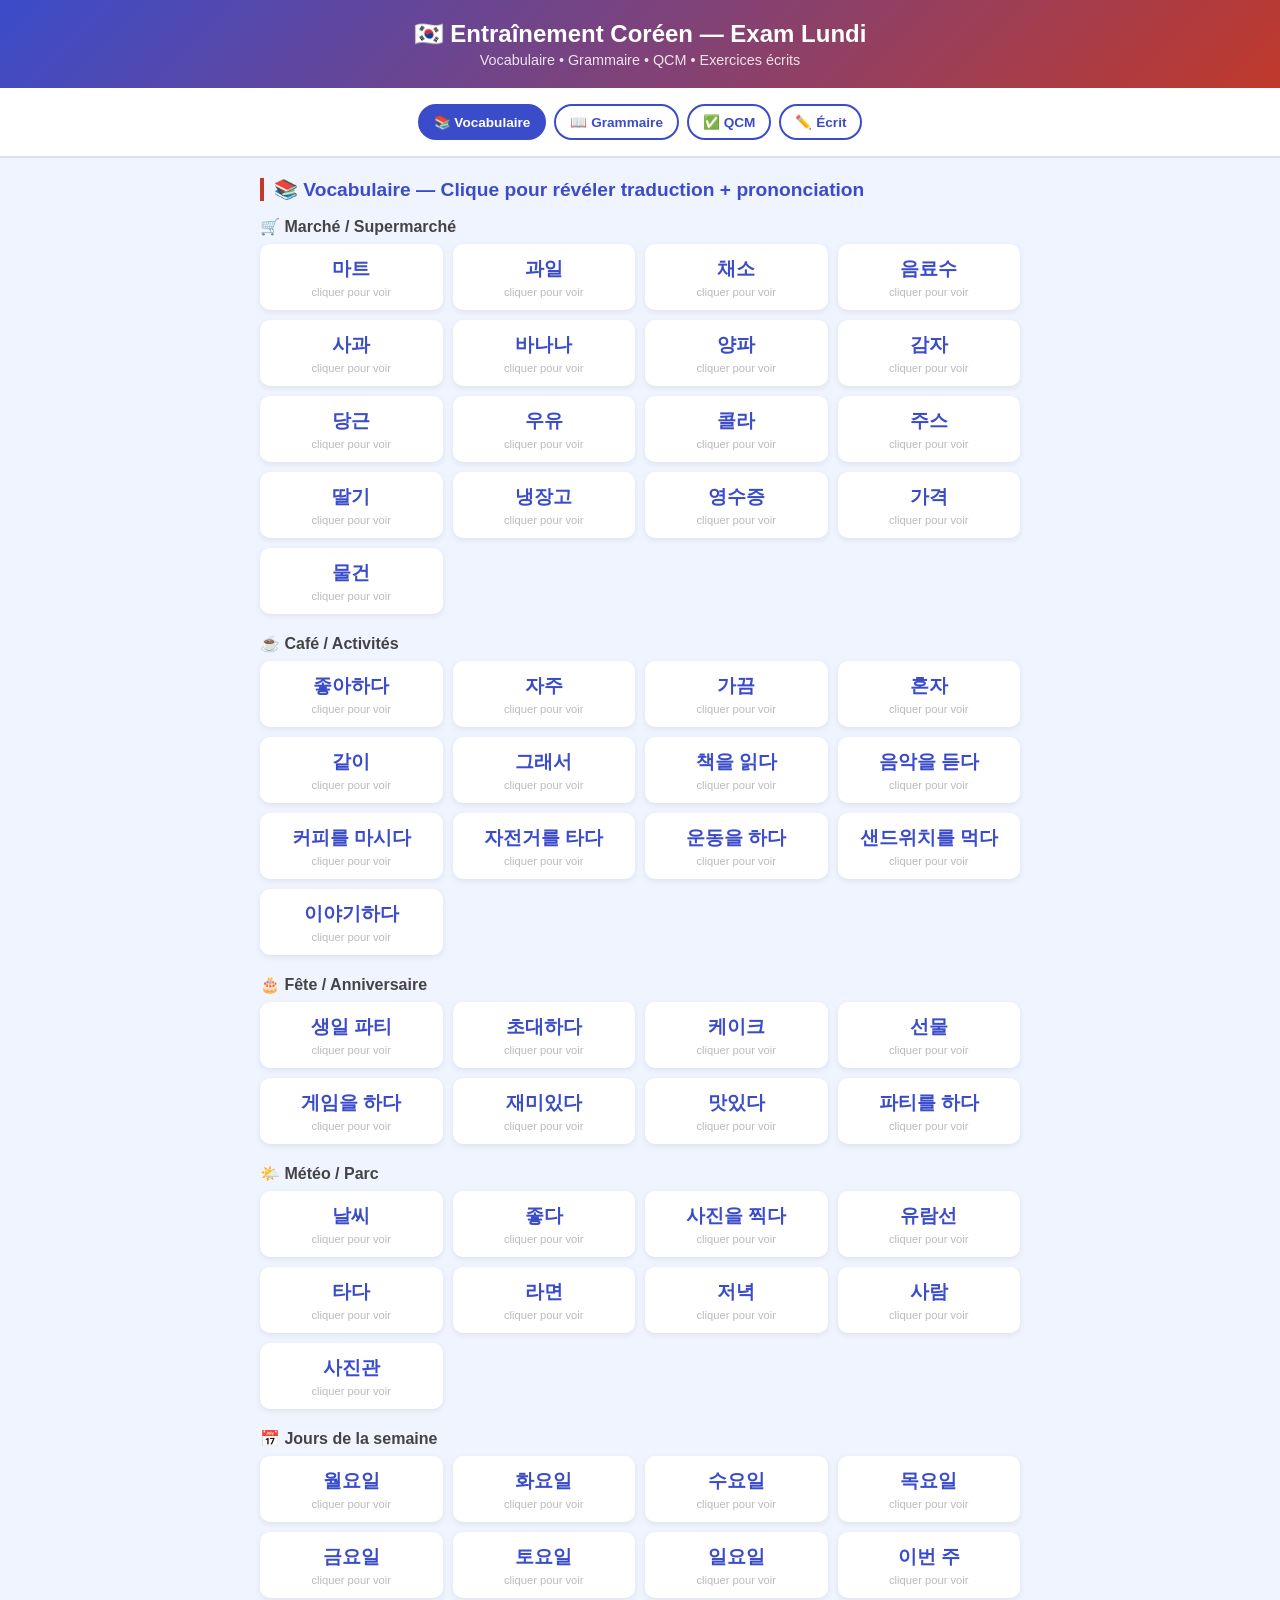
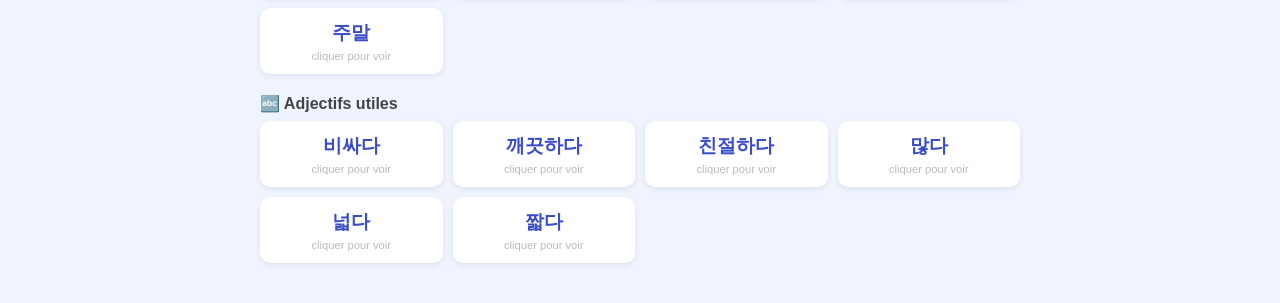
<file: coreen.html>
<!DOCTYPE html>
<html lang="fr">
<head>
<meta charset="UTF-8">
<meta name="viewport" content="width=device-width, initial-scale=1.0">
<title>Entraînement Coréen - Exam Lundi</title>
<style>
  * { box-sizing: border-box; margin: 0; padding: 0; }
  body { font-family: 'Segoe UI', sans-serif; background: #f0f4ff; color: #222; }
  header { background: linear-gradient(135deg, #3b4cca, #c0392b); color: white; padding: 20px 24px; text-align: center; }
  header h1 { font-size: 1.5rem; }
  header p { font-size: 0.9rem; opacity: 0.85; margin-top: 4px; }
  nav { display: flex; flex-wrap: wrap; gap: 8px; padding: 16px; background: white; border-bottom: 2px solid #dde; justify-content: center; }
  nav button { padding: 8px 14px; border: 2px solid #3b4cca; border-radius: 20px; background: white; color: #3b4cca; cursor: pointer; font-size: 0.85rem; font-weight: 600; transition: all 0.2s; }
  nav button.active, nav button:hover { background: #3b4cca; color: white; }
  .section { display: none; padding: 20px; max-width: 800px; margin: 0 auto; }
  .section.active { display: block; }
  h2 { font-size: 1.2rem; color: #3b4cca; margin-bottom: 16px; border-left: 4px solid #c0392b; padding-left: 10px; }
  h3 { font-size: 1rem; color: #444; margin: 16px 0 8px; }

  /* Vocab cards */
  .vocab-grid { display: grid; grid-template-columns: repeat(auto-fill, minmax(160px, 1fr)); gap: 10px; margin-bottom: 20px; }
  .vocab-card { background: white; border-radius: 10px; padding: 12px; text-align: center; box-shadow: 0 2px 6px rgba(0,0,0,0.08); cursor: pointer; transition: transform 0.2s; }
  .vocab-card:hover { transform: translateY(-2px); }
  .vocab-card .korean { font-size: 1.2rem; font-weight: 700; color: #3b4cca; }
  .vocab-card .french { font-size: 0.85rem; color: #555; margin-top: 5px; display: none; font-weight: 600; }
  .vocab-card .romanization { font-size: 0.78rem; color: #e67e22; margin-top: 3px; display: none; font-style: italic; }
  .vocab-card.revealed .french { display: block; }
  .vocab-card.revealed .romanization { display: block; }
  .vocab-card .hint { font-size: 0.7rem; color: #bbb; margin-top: 4px; }

  /* Grammar boxes */
  .grammar-box { background: white; border-radius: 10px; padding: 16px; margin-bottom: 16px; box-shadow: 0 2px 6px rgba(0,0,0,0.08); }
  .grammar-box .formula { background: #f0f4ff; border-left: 3px solid #3b4cca; padding: 10px 14px; border-radius: 6px; font-size: 1rem; margin: 8px 0; font-weight: 600; }
  .grammar-box .example { color: #555; font-size: 0.9rem; margin: 4px 0; }
  .grammar-box .translation { color: #888; font-size: 0.82rem; }
  table { width: 100%; border-collapse: collapse; font-size: 0.85rem; }
  th { background: #3b4cca; color: white; padding: 8px; }
  td { padding: 8px; border: 1px solid #dde; text-align: center; }
  tr:nth-child(even) td { background: #f7f8ff; }

  /* QCM */
  .question-card { background: white; border-radius: 12px; padding: 18px; margin-bottom: 18px; box-shadow: 0 2px 8px rgba(0,0,0,0.09); }
  .question-card .q-text { font-size: 1rem; font-weight: 600; margin-bottom: 12px; color: #222; }
  .q-tag { display: inline-block; background: #eef0ff; color: #3b4cca; border-radius: 12px; font-size: 0.75rem; padding: 2px 8px; margin-bottom: 8px; font-weight: 600; }
  .options { display: grid; grid-template-columns: 1fr 1fr; gap: 8px; }
  .option-btn { padding: 10px 12px; border: 2px solid #dde; border-radius: 8px; background: white; cursor: pointer; font-size: 0.9rem; text-align: left; transition: all 0.2s; }
  .option-btn:hover:not(:disabled) { border-color: #3b4cca; background: #f0f4ff; }
  .option-btn.correct { border-color: #27ae60; background: #eafaf1; color: #27ae60; font-weight: 700; }
  .option-btn.wrong { border-color: #e74c3c; background: #fdf0ee; color: #e74c3c; }
  .option-btn.reveal { border-color: #27ae60; background: #eafaf1; color: #27ae60; }
  .feedback { margin-top: 10px; font-size: 0.88rem; padding: 8px 12px; border-radius: 6px; display: none; }
  .feedback.show { display: block; }
  .feedback.ok { background: #eafaf1; color: #27ae60; }
  .feedback.ko { background: #fdf0ee; color: #c0392b; }

  /* Score */
  #score-display { text-align: center; background: white; border-radius: 12px; padding: 20px; margin-bottom: 20px; box-shadow: 0 2px 8px rgba(0,0,0,0.09); }
  #score-display .score-num { font-size: 2.5rem; font-weight: 700; color: #3b4cca; }
  .reset-btn { display: block; margin: 0 auto 20px; padding: 10px 28px; background: #c0392b; color: white; border: none; border-radius: 20px; cursor: pointer; font-size: 0.95rem; font-weight: 600; }
  .reset-btn:hover { background: #a93226; }

  /* Written */
  .written-box { background: white; border-radius: 12px; padding: 18px; margin-bottom: 18px; box-shadow: 0 2px 8px rgba(0,0,0,0.09); }
  .written-box textarea { width: 100%; border: 2px solid #dde; border-radius: 8px; padding: 10px; font-size: 1rem; resize: vertical; min-height: 70px; }
  .show-answer-btn { margin-top: 8px; padding: 7px 16px; background: #3b4cca; color: white; border: none; border-radius: 16px; cursor: pointer; font-size: 0.85rem; }
  .answer-reveal { display: none; margin-top: 10px; background: #f0f4ff; border-left: 3px solid #3b4cca; padding: 10px; border-radius: 6px; font-size: 0.9rem; color: #3b4cca; font-weight: 600; }
  .answer-reveal.show { display: block; }

  .tip-box { background: #fff8e1; border-left: 4px solid #f39c12; padding: 12px 16px; border-radius: 8px; margin-bottom: 16px; font-size: 0.88rem; color: #7d6608; }
</style>
</head>
<body>

<header>
  <h1>🇰🇷 Entraînement Coréen — Exam Lundi</h1>
  <p>Vocabulaire • Grammaire • QCM • Exercices écrits</p>
</header>

<nav>
  <button class="active" onclick="show('vocab')">📚 Vocabulaire</button>
  <button onclick="show('grammar')">📖 Grammaire</button>
  <button onclick="show('qcm')">✅ QCM</button>
  <button onclick="show('written')">✏️ Écrit</button>
</nav>

<!-- VOCABULAIRE -->
<div class="section active" id="vocab">
  <h2>📚 Vocabulaire — Clique pour révéler traduction + prononciation</h2>
  <div id="vocab-content"></div>
</div>

<script>
const vocabData = [
  {
    title: "🛒 Marché / Supermarché",
    words: [
      { k: "마트", f: "supermarché", r: "ma-teu" },
      { k: "과일", f: "fruit", r: "gwa-il" },
      { k: "채소", f: "légume", r: "chae-so" },
      { k: "음료수", f: "boisson", r: "eum-nyo-su" },
      { k: "사과", f: "pomme", r: "sa-gwa" },
      { k: "바나나", f: "banane", r: "ba-na-na" },
      { k: "양파", f: "oignon", r: "yang-pa" },
      { k: "감자", f: "pomme de terre", r: "gam-ja" },
      { k: "당근", f: "carotte", r: "dang-geun" },
      { k: "우유", f: "lait", r: "u-yu" },
      { k: "콜라", f: "cola", r: "kol-la" },
      { k: "주스", f: "jus", r: "ju-seu" },
      { k: "딸기", f: "fraise", r: "ttal-gi" },
      { k: "냉장고", f: "réfrigérateur", r: "naeng-jang-go" },
      { k: "영수증", f: "reçu / ticket", r: "yeong-su-jeung" },
      { k: "가격", f: "prix", r: "ga-gyeok" },
      { k: "물건", f: "article / objet", r: "mul-geon" },
    ]
  },
  {
    title: "☕ Café / Activités",
    words: [
      { k: "좋아하다", f: "aimer", r: "jo-a-ha-da" },
      { k: "자주", f: "souvent", r: "ja-ju" },
      { k: "가끔", f: "parfois", r: "ga-kkeum" },
      { k: "혼자", f: "seul(e)", r: "hon-ja" },
      { k: "같이", f: "ensemble", r: "ga-chi" },
      { k: "그래서", f: "donc / alors", r: "geu-rae-seo" },
      { k: "책을 읽다", f: "lire un livre", r: "chae-geul ik-da" },
      { k: "음악을 듣다", f: "écouter de la musique", r: "eu-ma-geul deut-da" },
      { k: "커피를 마시다", f: "boire du café", r: "keo-pi-reul ma-si-da" },
      { k: "자전거를 타다", f: "faire du vélo", r: "ja-jeon-geo-reul ta-da" },
      { k: "운동을 하다", f: "faire du sport", r: "un-dong-eul ha-da" },
      { k: "샌드위치를 먹다", f: "manger un sandwich", r: "saen-deu-wi-chi-reul meok-da" },
      { k: "이야기하다", f: "discuter / parler", r: "i-ya-gi-ha-da" },
    ]
  },
  {
    title: "🎂 Fête / Anniversaire",
    words: [
      { k: "생일 파티", f: "fête d'anniversaire", r: "saeng-il pa-ti" },
      { k: "초대하다", f: "inviter", r: "cho-dae-ha-da" },
      { k: "케이크", f: "gâteau", r: "ke-i-keu" },
      { k: "선물", f: "cadeau", r: "seon-mul" },
      { k: "게임을 하다", f: "jouer à un jeu", r: "ge-im-eul ha-da" },
      { k: "재미있다", f: "amusant / intéressant", r: "jae-mi-it-da" },
      { k: "맛있다", f: "délicieux", r: "ma-sit-da" },
      { k: "파티를 하다", f: "faire une fête", r: "pa-ti-reul ha-da" },
    ]
  },
  {
    title: "🌤️ Météo / Parc",
    words: [
      { k: "날씨", f: "météo / temps", r: "nal-ssi" },
      { k: "좋다", f: "être bien / bon", r: "jo-ta" },
      { k: "사진을 찍다", f: "prendre une photo", r: "sa-ji-neul jjik-da" },
      { k: "유람선", f: "bateau de croisière", r: "yu-ram-seon" },
      { k: "타다", f: "monter sur / prendre", r: "ta-da" },
      { k: "라면", f: "ramyeon (nouilles)", r: "ra-myeon" },
      { k: "저녁", f: "soir / dîner", r: "jeo-nyeok" },
      { k: "사람", f: "personne / gens", r: "sa-ram" },
      { k: "사진관", f: "studio photo", r: "sa-jin-gwan" },
    ]
  },
  {
    title: "📅 Jours de la semaine",
    words: [
      { k: "월요일", f: "lundi", r: "wo-ryo-il" },
      { k: "화요일", f: "mardi", r: "hwa-yo-il" },
      { k: "수요일", f: "mercredi", r: "su-yo-il" },
      { k: "목요일", f: "jeudi", r: "mo-gyo-il" },
      { k: "금요일", f: "vendredi", r: "geu-myo-il" },
      { k: "토요일", f: "samedi", r: "to-yo-il" },
      { k: "일요일", f: "dimanche", r: "i-ryo-il" },
      { k: "이번 주", f: "cette semaine", r: "i-beon ju" },
      { k: "주말", f: "week-end", r: "ju-mal" },
    ]
  },
  {
    title: "🔤 Adjectifs utiles",
    words: [
      { k: "비싸다", f: "être cher", r: "bi-ssa-da" },
      { k: "깨끗하다", f: "être propre", r: "kkae-kkeu-ta-da" },
      { k: "친절하다", f: "être gentil", r: "chin-jeol-ha-da" },
      { k: "많다", f: "être nombreux / beaucoup", r: "man-ta" },
      { k: "넓다", f: "être grand / spacieux", r: "neol-da" },
      { k: "짧다", f: "être court", r: "jjal-da" },
    ]
  }
];

function buildVocab() {
  const container = document.getElementById('vocab-content');
  vocabData.forEach(section => {
    const h3 = document.createElement('h3');
    h3.textContent = section.title;
    container.appendChild(h3);
    const grid = document.createElement('div');
    grid.className = 'vocab-grid';
    section.words.forEach(w => {
      const card = document.createElement('div');
      card.className = 'vocab-card';
      card.innerHTML = `
        <div class="korean">${w.k}</div>
        <div class="french">${w.f}</div>
        <div class="romanization">🔊 ${w.r}</div>
        <div class="hint">cliquer pour voir</div>
      `;
      card.onclick = () => {
        card.classList.toggle('revealed');
        card.querySelector('.hint').style.display = card.classList.contains('revealed') ? 'none' : 'block';
      };
      grid.appendChild(card);
    });
    container.appendChild(grid);
  });
}
buildVocab();
</script>

<!-- GRAMMAIRE -->
<div class="section" id="grammar">
  <h2>📖 Points de grammaire clés</h2>

  <div class="tip-box">💡 Astuce : Pour l'examen, retiens bien les 3 grands points : le présent poli, le passé, et le formel !</div>

  <div class="grammar-box">
    <h3>1. Présent poli — 아요 / 어요</h3>
    <div class="formula">Verbe + 아요/어요</div>
    <p class="example">가다 → <strong>가요</strong> (je vais)</p>
    <p class="example">먹다 → <strong>먹어요</strong> (je mange)</p>
    <p class="example">마시다 → <strong>마셔요</strong> (je bois)</p>
    <p class="translation">Utilisé dans les situations informelles avec des gens qu'on connaît.</p>
  </div>

  <div class="grammar-box">
    <h3>2. Passé — 았어요 / 었어요</h3>
    <div class="formula">Verbe + 았어요 (si voyelle ㅏ/ㅗ) ou + 었어요 (autres)</div>
    <p class="example">가다 → <strong>갔어요</strong> (je suis allé(e))</p>
    <p class="example">먹다 → <strong>먹었어요</strong> (j'ai mangé)</p>
    <p class="example">좋다 → <strong>좋았어요</strong> (c'était bien)</p>
    <p class="example">재미있다 → <strong>재미있었어요</strong> (c'était amusant)</p>
    <p class="translation">Pour les noms : N이었어요 / N였어요 = "c'était N"</p>
  </div>

  <div class="grammar-box">
    <h3>3. Formel — ㅂ니다 / 습니다 (présent)</h3>
    <div class="formula">Verbe (voyelle finale) + ㅂ니다 / Verbe (consonne finale) + 습니다</div>
    <p class="example">가다 → <strong>갑니다</strong></p>
    <p class="example">먹다 → <strong>먹습니다</strong></p>
    <p class="example">비싸다 → <strong>비쌉니다</strong></p>
    <p class="translation">Utilisé dans les situations formelles. Passé formel : + 았/었습니다</p>
    <table style="margin-top:12px">
      <tr><th>Verbe</th><th>Présent -아/어요</th><th>Passé -았/었어요</th><th>Formel présent</th><th>Formel passé</th></tr>
      <tr><td>먹다</td><td>먹어요</td><td>먹었어요</td><td>먹습니다</td><td>먹었습니다</td></tr>
      <tr><td>가다</td><td>가요</td><td>갔어요</td><td>갑니다</td><td>갔습니다</td></tr>
      <tr><td>비싸다</td><td>비싸요</td><td>비쌌어요</td><td>비쌉니다</td><td>비쌌습니다</td></tr>
      <tr><td>좋다</td><td>좋아요</td><td>좋았어요</td><td>좋습니다</td><td>좋았습니다</td></tr>
    </table>
  </div>

  <div class="grammar-box">
    <h3>4. Particule de lieu — 에서</h3>
    <div class="formula">Lieu + 에서 + action</div>
    <p class="example">카페<strong>에서</strong> 커피를 마셔요. → Je bois du café au café.</p>
    <p class="example">공원<strong>에서</strong> 책을 읽어요. → Je lis un livre au parc.</p>
    <p class="translation">에서 = "à (endroit où se passe l'action)" ≠ 에 = "à (direction / destination)"</p>
  </div>

  <div class="grammar-box">
    <h3>5. Connecteur d'actions — 고</h3>
    <div class="formula">Verbe 1 + 고 + Verbe 2 = "et puis"</div>
    <p class="example">책을 읽<strong>고</strong> 커피를 마셔요. → Je lis un livre et bois un café.</p>
    <p class="example">손을 씻<strong>고</strong> 저녁을 먹어요. → Je me lave les mains et mange le dîner.</p>
  </div>

  <div class="grammar-box">
    <h3>6. N이에요 / 예요 vs N입니다</h3>
    <div class="formula">N (consonne) + 이에요 / N (voyelle) + 예요</div>
    <p class="example">학생<strong>이에요</strong>. → Je suis étudiant(e). (informel)</p>
    <p class="example">요리사<strong>예요</strong>. → Je suis cuisinier(ère). (informel)</p>
    <p class="example">학생<strong>입니다</strong>. → Je suis étudiant(e). (formel)</p>
  </div>
</div>

<!-- QCM -->
<div class="section" id="qcm">
  <h2>✅ QCM — Entraînement</h2>
  <div id="score-display">
    Score : <span class="score-num" id="score">0</span> / <span id="total">0</span>
  </div>
  <button class="reset-btn" onclick="resetScore()">🔄 Réinitialiser le score</button>
  <div id="qcm-container"></div>
</div>

<!-- ÉCRIT -->
<div class="section" id="written">
  <h2>✏️ Exercices écrits</h2>
  <div class="tip-box">💡 Écris ta réponse, puis clique sur "Voir la réponse" pour vérifier !</div>

  <div class="written-box">
    <p><strong>1.</strong> Traduis en coréen : "J'aime les cafés. Donc je vais souvent au café."</p>
    <textarea placeholder="Écris ici..."></textarea>
    <button class="show-answer-btn" onclick="toggleAnswer(this)">Voir la réponse</button>
    <div class="answer-reveal">저는 카페를 좋아해요. 그래서 카페에 자주 가요.</div>
  </div>

  <div class="written-box">
    <p><strong>2.</strong> Traduis en coréen : "Hier, je suis allé(e) chez mon ami(e). Nous avons mangé du gâteau et joué à des jeux."</p>
    <textarea placeholder="Écris ici..."></textarea>
    <button class="show-answer-btn" onclick="toggleAnswer(this)">Voir la réponse</button>
    <div class="answer-reveal">어제 친구 집에 갔어요. 같이 케이크를 먹고 게임을 했어요.</div>
  </div>

  <div class="written-box">
    <p><strong>3.</strong> Mets au passé formel (습니다) : "날씨가 좋아요. 친구와 공원에 가요."</p>
    <textarea placeholder="Écris ici..."></textarea>
    <button class="show-answer-btn" onclick="toggleAnswer(this)">Voir la réponse</button>
    <div class="answer-reveal">날씨가 좋았습니다. 친구와 공원에 갔습니다.</div>
  </div>

  <div class="written-box">
    <p><strong>4.</strong> Complète : "Le matin, je bois de l'eau. Et je lis un livre." (utilise 고)</p>
    <textarea placeholder="Écris ici..."></textarea>
    <button class="show-answer-btn" onclick="toggleAnswer(this)">Voir la réponse</button>
    <div class="answer-reveal">아침에 물을 마시고 책을 읽어요.</div>
  </div>

  <div class="written-box">
    <p><strong>5.</strong> Traduis : "Le temps était beau. Donc j'ai pris des photos avec un ami."</p>
    <textarea placeholder="Écris ici..."></textarea>
    <button class="show-answer-btn" onclick="toggleAnswer(this)">Voir la réponse</button>
    <div class="answer-reveal">날씨가 좋았어요. 그래서 친구와 같이 사진을 찍었어요.</div>
  </div>

  <div class="written-box">
    <p><strong>6.</strong> Mets en formel : "바나나가 맛있어요." et "화장실이 깨끗해요."</p>
    <textarea placeholder="Écris ici..."></textarea>
    <button class="show-answer-btn" onclick="toggleAnswer(this)">Voir la réponse</button>
    <div class="answer-reveal">바나나가 맛있습니다. / 화장실이 깨끗합니다.</div>
  </div>
</div>

<script>
function show(id) {
  document.querySelectorAll('.section').forEach(s => s.classList.remove('active'));
  document.querySelectorAll('nav button').forEach(b => b.classList.remove('active'));
  document.getElementById(id).classList.add('active');
  event.target.classList.add('active');
}

function toggleAnswer(btn) {
  const rev = btn.nextElementSibling;
  rev.classList.toggle('show');
  btn.textContent = rev.classList.contains('show') ? 'Masquer' : 'Voir la réponse';
}

let score = 0;
let total = 0;

function updateScore() {
  document.getElementById('score').textContent = score;
  document.getElementById('total').textContent = total;
}

function resetScore() {
  score = 0; total = 0;
  updateScore();
  document.querySelectorAll('.option-btn').forEach(b => {
    b.disabled = false;
    b.className = 'option-btn';
  });
  document.querySelectorAll('.feedback').forEach(f => f.classList.remove('show'));
}

const questions = [
  { tag: "Vocabulaire", q: "Que signifie '감자' ?", options: ["pomme","banane","pomme de terre","oignon"], answer: 2 },
  { tag: "Vocabulaire", q: "Comment dit-on 'carotte' en coréen ?", options: ["양파","당근","사과","바나나"], answer: 1 },
  { tag: "Vocabulaire", q: "Que signifie '자주' ?", options: ["parfois","souvent","toujours","rarement"], answer: 1 },
  { tag: "Vocabulaire", q: "Que signifie '혼자' ?", options: ["ensemble","seul(e)","avec un ami","souvent"], answer: 1 },
  { tag: "Vocabulaire", q: "'좋아하다' signifie :", options: ["aller","manger","aimer","lire"], answer: 2 },
  { tag: "Vocabulaire", q: "Que signifie '선물' ?", options: ["gâteau","fête","cadeau","invitation"], answer: 2 },
  { tag: "Jours", q: "Quel jour est '금요일' ?", options: ["lundi","mercredi","jeudi","vendredi"], answer: 3 },
  { tag: "Jours", q: "Quel jour est '수요일' ?", options: ["mardi","mercredi","jeudi","samedi"], answer: 1 },
  { tag: "Jours", q: "Comment dit-on 'dimanche' en coréen ?", options: ["토요일","월요일","일요일","화요일"], answer: 2 },
  { tag: "Grammaire", q: "Comment mettre '가다' au passé poli ?", options: ["가았어요","갔어요","갑니다","가어요"], answer: 1 },
  { tag: "Grammaire", q: "Comment mettre '먹다' au passé poli ?", options: ["먹았어요","먹었어요","먹습니다","먹어요"], answer: 1 },
  { tag: "Grammaire", q: "Comment mettre '좋다' au passé poli ?", options: ["좋었어요","좋았어요","좋습니다","좋아요"], answer: 1 },
  { tag: "Grammaire", q: "Comment mettre '가다' au présent formel ?", options: ["가요","갔습니다","갑니다","가입니다"], answer: 2 },
  { tag: "Grammaire", q: "Comment mettre '먹다' au présent formel ?", options: ["먹어요","먹입니다","먹습니다","먹었습니다"], answer: 2 },
  { tag: "Grammaire", q: "Quelle phrase est correcte pour 'Je bois du café au café' ?", options: ["카페에 커피를 마셔요.","카페에서 커피를 마셔요.","카페가 커피를 마셔요.","카페를 커피가 마셔요."], answer: 1 },
  { tag: "Grammaire", q: "Que signifie la terminaison '-고' dans '책을 읽고 커피를 마셔요' ?", options: ["mais","parce que","et puis","donc"], answer: 2 },
  { tag: "Grammaire", q: "'학생이에요' en formel devient :", options: ["학생예요","학생이었어요","학생입니다","학생합니다"], answer: 2 },
  { tag: "Compréhension", q: "Dans le texte du café : qu'est-ce que la personne fait SEULE au café ?", options: ["elle rencontre des amis","elle boit du café et lit un livre","elle joue à des jeux","elle fait du sport"], answer: 1 },
  { tag: "Compréhension", q: "Dans le texte du parc (4-2), qu'est-ce que la personne a fait le soir ?", options: ["elle a pris des photos","elle a mangé du ramyeon","elle a fait du vélo","elle a joué à des jeux"], answer: 1 }, // 저녁에는 친구와 유람선을 탔습니다
  { tag: "Compréhension", q: "À la fête d'anniversaire (3-2), la fête a lieu :", options: ["vendredi","samedi","dimanche","lundi"], answer: 1 },
  { tag: "Vocabulaire", q: "Que signifie '날씨' ?", options: ["nourriture","météo","endroit","voyage"], answer: 1 },
  { tag: "Vocabulaire", q: "Que signifie '사진을 찍다' ?", options: ["regarder un film","prendre une photo","écouter de la musique","lire un livre"], answer: 1 },
  { tag: "Grammaire", q: "Comment dit-on 'C'était amusant' en coréen ?", options: ["재미있어요","재미있었어요","재미있습니다","재미없어요"], answer: 1 },
  { tag: "Grammaire", q: "'비싸다' au présent formel donne :", options: ["비싸요","비쌌습니다","비쌉니다","비싸입니다"], answer: 2 },
];

function buildQCM() {
  const container = document.getElementById('qcm-container');
  questions.forEach((q, qi) => {
    const card = document.createElement('div');
    card.className = 'question-card';
    card.innerHTML = `
      <div class="q-tag">${q.tag}</div>
      <div class="q-text">Q${qi+1}. ${q.q}</div>
      <div class="options" id="opts-${qi}">
        ${q.options.map((o,oi) => `<button class="option-btn" onclick="answer(${qi},${oi})">${o}</button>`).join('')}
      </div>
      <div class="feedback" id="fb-${qi}"></div>
    `;
    container.appendChild(card);
  });
}

function answer(qi, chosen) {
  const q = questions[qi];
  const opts = document.querySelectorAll(`#opts-${qi} .option-btn`);
  const fb = document.getElementById(`fb-${qi}`);
  opts.forEach(b => b.disabled = true);
  if (chosen === q.answer) {
    opts[chosen].classList.add('correct');
    fb.textContent = '✅ Bonne réponse !';
    fb.className = 'feedback ok show';
    score++;
  } else {
    opts[chosen].classList.add('wrong');
    opts[q.answer].classList.add('reveal');
    fb.textContent = `❌ Mauvaise réponse. La bonne réponse était : "${q.options[q.answer]}"`;
    fb.className = 'feedback ko show';
  }
  total++;
  updateScore();
}

buildQCM();
updateScore();
</script>
</body>
</html>
</file>
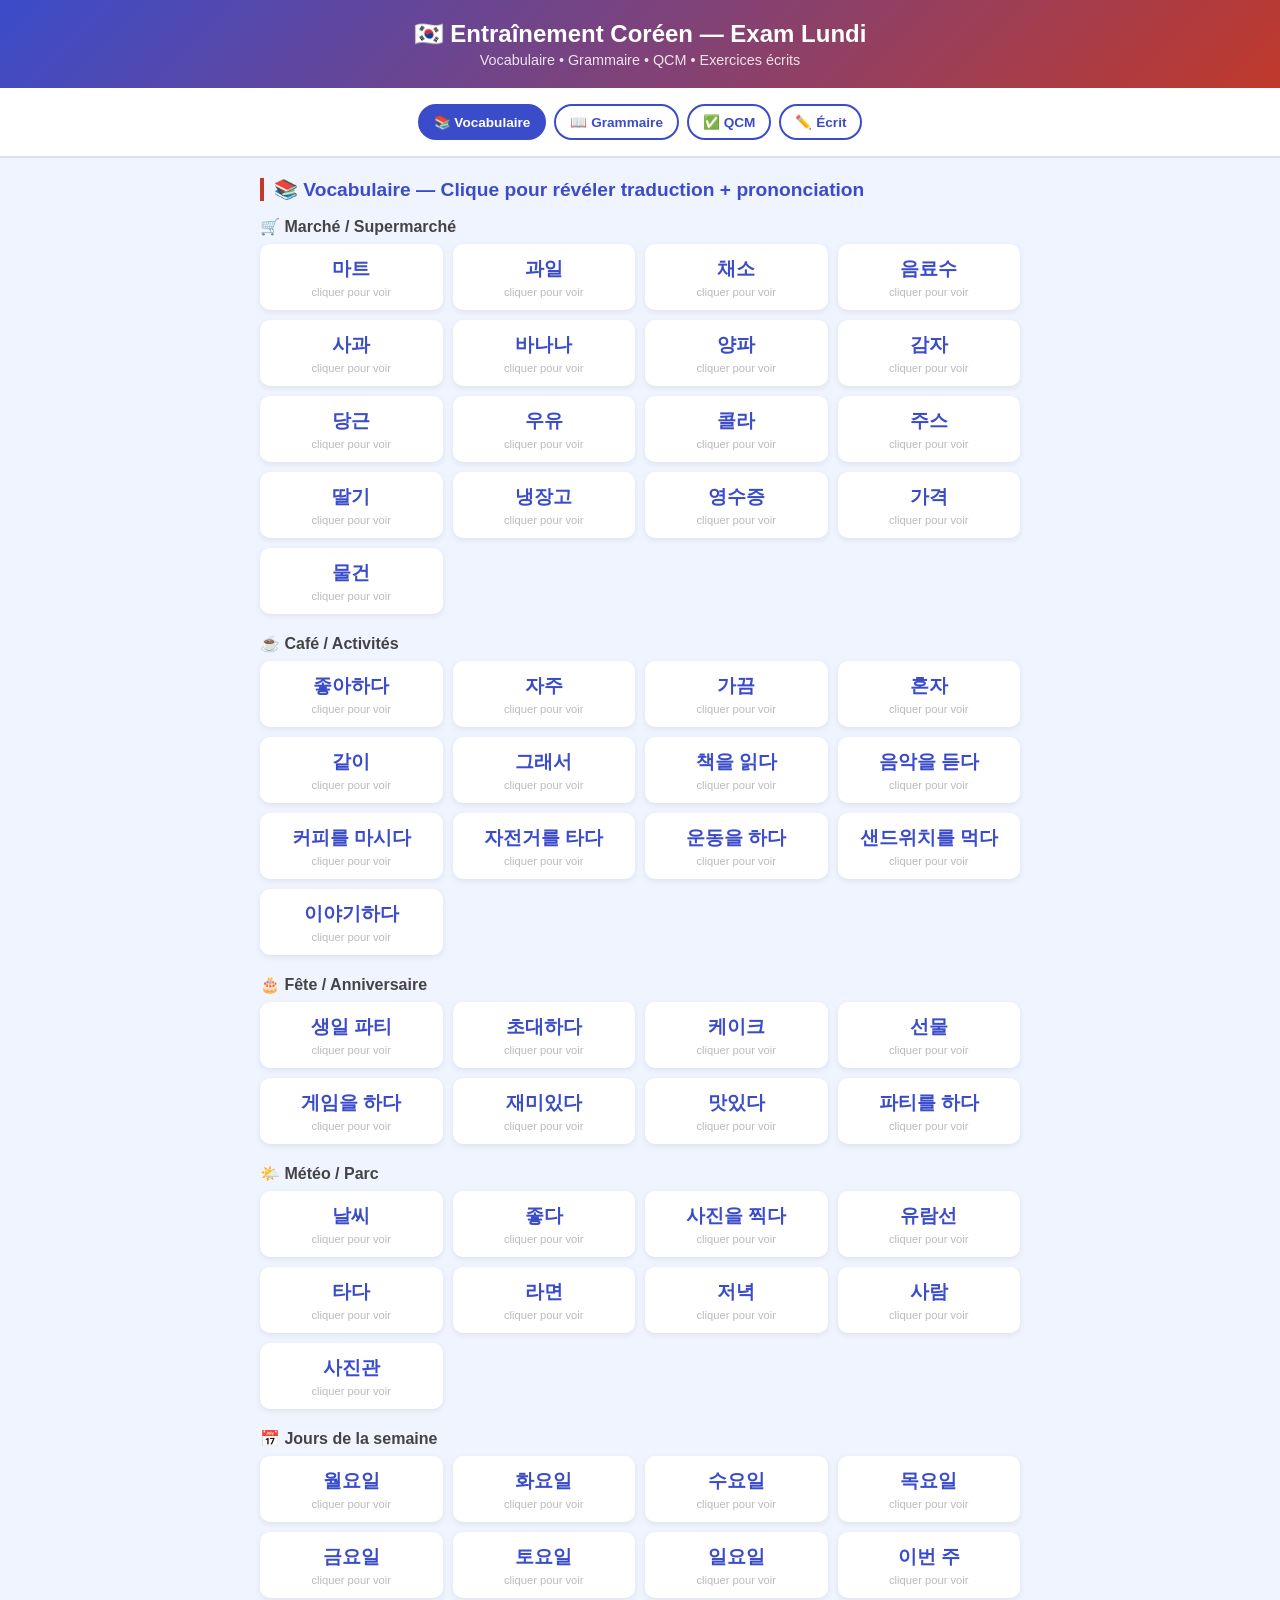
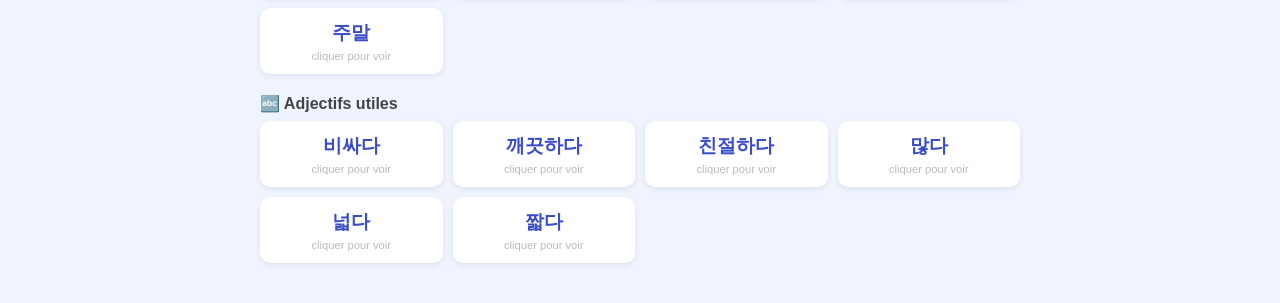
<file: coreen2.html>
<!DOCTYPE html>
<html lang="fr">
<head>
<meta charset="UTF-8">
<meta name="viewport" content="width=device-width, initial-scale=1.0">
<title>Entraînement Coréen - Exam Lundi</title>
<style>
  * { box-sizing: border-box; margin: 0; padding: 0; }
  body { font-family: 'Segoe UI', sans-serif; background: #f0f4ff; color: #222; }
  header { background: linear-gradient(135deg, #3b4cca, #c0392b); color: white; padding: 20px 24px; text-align: center; }
  header h1 { font-size: 1.5rem; }
  header p { font-size: 0.9rem; opacity: 0.85; margin-top: 4px; }
  nav { display: flex; flex-wrap: wrap; gap: 8px; padding: 16px; background: white; border-bottom: 2px solid #dde; justify-content: center; }
  nav button { padding: 8px 14px; border: 2px solid #3b4cca; border-radius: 20px; background: white; color: #3b4cca; cursor: pointer; font-size: 0.85rem; font-weight: 600; transition: all 0.2s; }
  nav button.active, nav button:hover { background: #3b4cca; color: white; }
  .section { display: none; padding: 20px; max-width: 800px; margin: 0 auto; }
  .section.active { display: block; }
  h2 { font-size: 1.2rem; color: #3b4cca; margin-bottom: 16px; border-left: 4px solid #c0392b; padding-left: 10px; }
  h3 { font-size: 1rem; color: #444; margin: 16px 0 8px; }

  /* Vocab cards */
  .vocab-grid { display: grid; grid-template-columns: repeat(auto-fill, minmax(160px, 1fr)); gap: 10px; margin-bottom: 20px; }
  .vocab-card { background: white; border-radius: 10px; padding: 12px; text-align: center; box-shadow: 0 2px 6px rgba(0,0,0,0.08); cursor: pointer; transition: transform 0.2s; }
  .vocab-card:hover { transform: translateY(-2px); }
  .vocab-card .korean { font-size: 1.2rem; font-weight: 700; color: #3b4cca; }
  .vocab-card .french { font-size: 0.85rem; color: #555; margin-top: 5px; display: none; font-weight: 600; }
  .vocab-card .romanization { font-size: 0.78rem; color: #e67e22; margin-top: 3px; display: none; font-style: italic; }
  .vocab-card.revealed .french { display: block; }
  .vocab-card.revealed .romanization { display: block; }
  .vocab-card .hint { font-size: 0.7rem; color: #bbb; margin-top: 4px; }

  /* Grammar boxes */
  .grammar-box { background: white; border-radius: 10px; padding: 16px; margin-bottom: 16px; box-shadow: 0 2px 6px rgba(0,0,0,0.08); }
  .grammar-box .formula { background: #f0f4ff; border-left: 3px solid #3b4cca; padding: 10px 14px; border-radius: 6px; font-size: 1rem; margin: 8px 0; font-weight: 600; }
  .grammar-box .example { color: #555; font-size: 0.9rem; margin: 4px 0; }
  .grammar-box .translation { color: #888; font-size: 0.82rem; }
  table { width: 100%; border-collapse: collapse; font-size: 0.85rem; }
  th { background: #3b4cca; color: white; padding: 8px; }
  td { padding: 8px; border: 1px solid #dde; text-align: center; }
  tr:nth-child(even) td { background: #f7f8ff; }

  /* QCM */
  .question-card { background: white; border-radius: 12px; padding: 18px; margin-bottom: 18px; box-shadow: 0 2px 8px rgba(0,0,0,0.09); border-top: 4px solid #dde; }
  .question-card.type-o { border-top-color: #27ae60; }
  .question-card.type-x { border-top-color: #e74c3c; }
  .question-card.type-blank { border-top-color: #e67e22; }
  .q-header { display: flex; align-items: center; gap: 10px; margin-bottom: 8px; flex-wrap: wrap; }
  .q-num { font-size: 1rem; font-weight: 700; color: #555; }
  .q-type-badge { display: inline-flex; align-items: center; gap: 4px; border-radius: 20px; font-size: 0.78rem; padding: 3px 10px; font-weight: 700; }
  .badge-o { background: #eafaf1; color: #27ae60; border: 1.5px solid #27ae60; }
  .badge-x { background: #fdf0ee; color: #e74c3c; border: 1.5px solid #e74c3c; }
  .badge-blank { background: #fff3e0; color: #e67e22; border: 1.5px solid #e67e22; }
  .q-tag { display: inline-block; background: #eef0ff; color: #3b4cca; border-radius: 12px; font-size: 0.72rem; padding: 2px 8px; font-weight: 600; }
  .q-korean { font-size: 1.05rem; font-weight: 700; color: #222; margin-bottom: 3px; }
  .q-english { font-size: 0.82rem; color: #888; margin-bottom: 12px; font-style: italic; }
  .options { display: grid; grid-template-columns: 1fr 1fr; gap: 8px; }
  .option-btn { padding: 10px 12px; border: 2px solid #dde; border-radius: 8px; background: white; cursor: pointer; font-size: 0.92rem; text-align: left; transition: all 0.2s; display: flex; align-items: center; gap: 8px; }
  .option-btn .opt-num { font-weight: 700; color: #3b4cca; font-size: 1rem; min-width: 20px; }
  .option-btn:hover:not(:disabled) { border-color: #3b4cca; background: #f0f4ff; }
  .option-btn.correct { border-color: #27ae60; background: #eafaf1; color: #27ae60; font-weight: 700; }
  .option-btn.wrong { border-color: #e74c3c; background: #fdf0ee; color: #e74c3c; }
  .option-btn.reveal { border-color: #27ae60; background: #eafaf1; color: #27ae60; }
  .feedback { margin-top: 10px; font-size: 0.88rem; padding: 8px 12px; border-radius: 6px; display: none; }
  .feedback.show { display: block; }
  .feedback.ok { background: #eafaf1; color: #27ae60; }
  .feedback.ko { background: #fdf0ee; color: #c0392b; }

  /* Score */
  #score-display { text-align: center; background: white; border-radius: 12px; padding: 20px; margin-bottom: 20px; box-shadow: 0 2px 8px rgba(0,0,0,0.09); }
  #score-display .score-num { font-size: 2.5rem; font-weight: 700; color: #3b4cca; }
  .reset-btn { display: block; margin: 0 auto 20px; padding: 10px 28px; background: #c0392b; color: white; border: none; border-radius: 20px; cursor: pointer; font-size: 0.95rem; font-weight: 600; }
  .reset-btn:hover { background: #a93226; }

  /* Written */
  .written-box { background: white; border-radius: 12px; padding: 18px; margin-bottom: 18px; box-shadow: 0 2px 8px rgba(0,0,0,0.09); }
  .written-box textarea { width: 100%; border: 2px solid #dde; border-radius: 8px; padding: 10px; font-size: 1rem; resize: vertical; min-height: 70px; }
  .show-answer-btn { margin-top: 8px; padding: 7px 16px; background: #3b4cca; color: white; border: none; border-radius: 16px; cursor: pointer; font-size: 0.85rem; }
  .answer-reveal { display: none; margin-top: 10px; background: #f0f4ff; border-left: 3px solid #3b4cca; padding: 10px; border-radius: 6px; font-size: 0.9rem; color: #3b4cca; font-weight: 600; }
  .answer-reveal.show { display: block; }

  .tip-box { background: #fff8e1; border-left: 4px solid #f39c12; padding: 12px 16px; border-radius: 8px; margin-bottom: 16px; font-size: 0.88rem; color: #7d6608; }
</style>
</head>
<body>

<header>
  <h1>🇰🇷 Entraînement Coréen — Exam Lundi</h1>
  <p>Vocabulaire • Grammaire • QCM • Exercices écrits</p>
</header>

<nav>
  <button class="active" onclick="show('vocab')">📚 Vocabulaire</button>
  <button onclick="show('grammar')">📖 Grammaire</button>
  <button onclick="show('qcm')">✅ QCM</button>
  <button onclick="show('written')">✏️ Écrit</button>
</nav>

<!-- VOCABULAIRE -->
<div class="section active" id="vocab">
  <h2>📚 Vocabulaire — Clique pour révéler traduction + prononciation</h2>
  <div id="vocab-content"></div>
</div>

<script>
const vocabData = [
  {
    title: "🛒 Marché / Supermarché",
    words: [
      { k: "마트", f: "supermarché", r: "ma-teu" },
      { k: "과일", f: "fruit", r: "gwa-il" },
      { k: "채소", f: "légume", r: "chae-so" },
      { k: "음료수", f: "boisson", r: "eum-nyo-su" },
      { k: "사과", f: "pomme", r: "sa-gwa" },
      { k: "바나나", f: "banane", r: "ba-na-na" },
      { k: "양파", f: "oignon", r: "yang-pa" },
      { k: "감자", f: "pomme de terre", r: "gam-ja" },
      { k: "당근", f: "carotte", r: "dang-geun" },
      { k: "우유", f: "lait", r: "u-yu" },
      { k: "콜라", f: "cola", r: "kol-la" },
      { k: "주스", f: "jus", r: "ju-seu" },
      { k: "딸기", f: "fraise", r: "ttal-gi" },
      { k: "냉장고", f: "réfrigérateur", r: "naeng-jang-go" },
      { k: "영수증", f: "reçu / ticket", r: "yeong-su-jeung" },
      { k: "가격", f: "prix", r: "ga-gyeok" },
      { k: "물건", f: "article / objet", r: "mul-geon" },
    ]
  },
  {
    title: "☕ Café / Activités",
    words: [
      { k: "좋아하다", f: "aimer", r: "jo-a-ha-da" },
      { k: "자주", f: "souvent", r: "ja-ju" },
      { k: "가끔", f: "parfois", r: "ga-kkeum" },
      { k: "혼자", f: "seul(e)", r: "hon-ja" },
      { k: "같이", f: "ensemble", r: "ga-chi" },
      { k: "그래서", f: "donc / alors", r: "geu-rae-seo" },
      { k: "책을 읽다", f: "lire un livre", r: "chae-geul ik-da" },
      { k: "음악을 듣다", f: "écouter de la musique", r: "eu-ma-geul deut-da" },
      { k: "커피를 마시다", f: "boire du café", r: "keo-pi-reul ma-si-da" },
      { k: "자전거를 타다", f: "faire du vélo", r: "ja-jeon-geo-reul ta-da" },
      { k: "운동을 하다", f: "faire du sport", r: "un-dong-eul ha-da" },
      { k: "샌드위치를 먹다", f: "manger un sandwich", r: "saen-deu-wi-chi-reul meok-da" },
      { k: "이야기하다", f: "discuter / parler", r: "i-ya-gi-ha-da" },
    ]
  },
  {
    title: "🎂 Fête / Anniversaire",
    words: [
      { k: "생일 파티", f: "fête d'anniversaire", r: "saeng-il pa-ti" },
      { k: "초대하다", f: "inviter", r: "cho-dae-ha-da" },
      { k: "케이크", f: "gâteau", r: "ke-i-keu" },
      { k: "선물", f: "cadeau", r: "seon-mul" },
      { k: "게임을 하다", f: "jouer à un jeu", r: "ge-im-eul ha-da" },
      { k: "재미있다", f: "amusant / intéressant", r: "jae-mi-it-da" },
      { k: "맛있다", f: "délicieux", r: "ma-sit-da" },
      { k: "파티를 하다", f: "faire une fête", r: "pa-ti-reul ha-da" },
    ]
  },
  {
    title: "🌤️ Météo / Parc",
    words: [
      { k: "날씨", f: "météo / temps", r: "nal-ssi" },
      { k: "좋다", f: "être bien / bon", r: "jo-ta" },
      { k: "사진을 찍다", f: "prendre une photo", r: "sa-ji-neul jjik-da" },
      { k: "유람선", f: "bateau de croisière", r: "yu-ram-seon" },
      { k: "타다", f: "monter sur / prendre", r: "ta-da" },
      { k: "라면", f: "ramyeon (nouilles)", r: "ra-myeon" },
      { k: "저녁", f: "soir / dîner", r: "jeo-nyeok" },
      { k: "사람", f: "personne / gens", r: "sa-ram" },
      { k: "사진관", f: "studio photo", r: "sa-jin-gwan" },
    ]
  },
  {
    title: "📅 Jours de la semaine",
    words: [
      { k: "월요일", f: "lundi", r: "wo-ryo-il" },
      { k: "화요일", f: "mardi", r: "hwa-yo-il" },
      { k: "수요일", f: "mercredi", r: "su-yo-il" },
      { k: "목요일", f: "jeudi", r: "mo-gyo-il" },
      { k: "금요일", f: "vendredi", r: "geu-myo-il" },
      { k: "토요일", f: "samedi", r: "to-yo-il" },
      { k: "일요일", f: "dimanche", r: "i-ryo-il" },
      { k: "이번 주", f: "cette semaine", r: "i-beon ju" },
      { k: "주말", f: "week-end", r: "ju-mal" },
    ]
  },
  {
    title: "🔤 Adjectifs utiles",
    words: [
      { k: "비싸다", f: "être cher", r: "bi-ssa-da" },
      { k: "깨끗하다", f: "être propre", r: "kkae-kkeu-ta-da" },
      { k: "친절하다", f: "être gentil", r: "chin-jeol-ha-da" },
      { k: "많다", f: "être nombreux / beaucoup", r: "man-ta" },
      { k: "넓다", f: "être grand / spacieux", r: "neol-da" },
      { k: "짧다", f: "être court", r: "jjal-da" },
    ]
  }
];

function buildVocab() {
  const container = document.getElementById('vocab-content');
  vocabData.forEach(section => {
    const h3 = document.createElement('h3');
    h3.textContent = section.title;
    container.appendChild(h3);
    const grid = document.createElement('div');
    grid.className = 'vocab-grid';
    section.words.forEach(w => {
      const card = document.createElement('div');
      card.className = 'vocab-card';
      card.innerHTML = `
        <div class="korean">${w.k}</div>
        <div class="french">${w.f}</div>
        <div class="romanization">🔊 ${w.r}</div>
        <div class="hint">cliquer pour voir</div>
      `;
      card.onclick = () => {
        card.classList.toggle('revealed');
        card.querySelector('.hint').style.display = card.classList.contains('revealed') ? 'none' : 'block';
      };
      grid.appendChild(card);
    });
    container.appendChild(grid);
  });
}
buildVocab();
</script>

<!-- GRAMMAIRE -->
<div class="section" id="grammar">
  <h2>📖 Points de grammaire clés</h2>

  <div class="tip-box">💡 Astuce : Pour l'examen, retiens bien les 3 grands points : le présent poli, le passé, et le formel !</div>

  <div class="grammar-box">
    <h3>1. Présent poli — 아요 / 어요</h3>
    <div class="formula">Verbe + 아요/어요</div>
    <p class="example">가다 → <strong>가요</strong> (je vais)</p>
    <p class="example">먹다 → <strong>먹어요</strong> (je mange)</p>
    <p class="example">마시다 → <strong>마셔요</strong> (je bois)</p>
    <p class="translation">Utilisé dans les situations informelles avec des gens qu'on connaît.</p>
  </div>

  <div class="grammar-box">
    <h3>2. Passé — 았어요 / 었어요</h3>
    <div class="formula">Verbe + 았어요 (si voyelle ㅏ/ㅗ) ou + 었어요 (autres)</div>
    <p class="example">가다 → <strong>갔어요</strong> (je suis allé(e))</p>
    <p class="example">먹다 → <strong>먹었어요</strong> (j'ai mangé)</p>
    <p class="example">좋다 → <strong>좋았어요</strong> (c'était bien)</p>
    <p class="example">재미있다 → <strong>재미있었어요</strong> (c'était amusant)</p>
    <p class="translation">Pour les noms : N이었어요 / N였어요 = "c'était N"</p>
  </div>

  <div class="grammar-box">
    <h3>3. Formel — ㅂ니다 / 습니다 (présent)</h3>
    <div class="formula">Verbe (voyelle finale) + ㅂ니다 / Verbe (consonne finale) + 습니다</div>
    <p class="example">가다 → <strong>갑니다</strong></p>
    <p class="example">먹다 → <strong>먹습니다</strong></p>
    <p class="example">비싸다 → <strong>비쌉니다</strong></p>
    <p class="translation">Utilisé dans les situations formelles. Passé formel : + 았/었습니다</p>
    <table style="margin-top:12px">
      <tr><th>Verbe</th><th>Présent -아/어요</th><th>Passé -았/었어요</th><th>Formel présent</th><th>Formel passé</th></tr>
      <tr><td>먹다</td><td>먹어요</td><td>먹었어요</td><td>먹습니다</td><td>먹었습니다</td></tr>
      <tr><td>가다</td><td>가요</td><td>갔어요</td><td>갑니다</td><td>갔습니다</td></tr>
      <tr><td>비싸다</td><td>비싸요</td><td>비쌌어요</td><td>비쌉니다</td><td>비쌌습니다</td></tr>
      <tr><td>좋다</td><td>좋아요</td><td>좋았어요</td><td>좋습니다</td><td>좋았습니다</td></tr>
    </table>
  </div>

  <div class="grammar-box">
    <h3>4. Particule de lieu — 에서</h3>
    <div class="formula">Lieu + 에서 + action</div>
    <p class="example">카페<strong>에서</strong> 커피를 마셔요. → Je bois du café au café.</p>
    <p class="example">공원<strong>에서</strong> 책을 읽어요. → Je lis un livre au parc.</p>
    <p class="translation">에서 = "à (endroit où se passe l'action)" ≠ 에 = "à (direction / destination)"</p>
  </div>

  <div class="grammar-box">
    <h3>5. Connecteur d'actions — 고</h3>
    <div class="formula">Verbe 1 + 고 + Verbe 2 = "et puis"</div>
    <p class="example">책을 읽<strong>고</strong> 커피를 마셔요. → Je lis un livre et bois un café.</p>
    <p class="example">손을 씻<strong>고</strong> 저녁을 먹어요. → Je me lave les mains et mange le dîner.</p>
  </div>

  <div class="grammar-box">
    <h3>6. N이에요 / 예요 vs N입니다</h3>
    <div class="formula">N (consonne) + 이에요 / N (voyelle) + 예요</div>
    <p class="example">학생<strong>이에요</strong>. → Je suis étudiant(e). (informel)</p>
    <p class="example">요리사<strong>예요</strong>. → Je suis cuisinier(ère). (informel)</p>
    <p class="example">학생<strong>입니다</strong>. → Je suis étudiant(e). (formel)</p>
  </div>
</div>

<!-- QCM -->
<div class="section" id="qcm">
  <h2>✅ QCM — Format examen coréen</h2>
  <div style="display:flex;gap:8px;flex-wrap:wrap;margin-bottom:14px;font-size:0.8rem;">
    <span style="background:#eafaf1;color:#27ae60;border:1.5px solid #27ae60;border-radius:16px;padding:3px 12px;font-weight:700;">⭕ 맞는 것 — trouver la bonne réponse</span>
    <span style="background:#fdf0ee;color:#e74c3c;border:1.5px solid #e74c3c;border-radius:16px;padding:3px 12px;font-weight:700;">✕ 맞지 않는 것 — trouver la mauvaise</span>
    <span style="background:#fff3e0;color:#e67e22;border:1.5px solid #e67e22;border-radius:16px;padding:3px 12px;font-weight:700;">＿ 빈 칸 — remplir le blanc</span>
  </div>
  <div id="score-display">
    Score : <span class="score-num" id="score">0</span> / <span id="total">0</span>
  </div>
  <button class="reset-btn" onclick="resetScore()">🔄 Réinitialiser le score</button>
  <div id="qcm-container"></div>
</div>

<!-- ÉCRIT -->
<div class="section" id="written">
  <h2>✏️ Exercices écrits</h2>
  <div class="tip-box">💡 Écris ta réponse, puis clique sur "Voir la réponse" pour vérifier !</div>

  <div class="written-box">
    <p><strong>1.</strong> Traduis en coréen : "J'aime les cafés. Donc je vais souvent au café."</p>
    <textarea placeholder="Écris ici..."></textarea>
    <button class="show-answer-btn" onclick="toggleAnswer(this)">Voir la réponse</button>
    <div class="answer-reveal">저는 카페를 좋아해요. 그래서 카페에 자주 가요.</div>
  </div>

  <div class="written-box">
    <p><strong>2.</strong> Traduis en coréen : "Hier, je suis allé(e) chez mon ami(e). Nous avons mangé du gâteau et joué à des jeux."</p>
    <textarea placeholder="Écris ici..."></textarea>
    <button class="show-answer-btn" onclick="toggleAnswer(this)">Voir la réponse</button>
    <div class="answer-reveal">어제 친구 집에 갔어요. 같이 케이크를 먹고 게임을 했어요.</div>
  </div>

  <div class="written-box">
    <p><strong>3.</strong> Mets au passé formel (습니다) : "날씨가 좋아요. 친구와 공원에 가요."</p>
    <textarea placeholder="Écris ici..."></textarea>
    <button class="show-answer-btn" onclick="toggleAnswer(this)">Voir la réponse</button>
    <div class="answer-reveal">날씨가 좋았습니다. 친구와 공원에 갔습니다.</div>
  </div>

  <div class="written-box">
    <p><strong>4.</strong> Complète : "Le matin, je bois de l'eau. Et je lis un livre." (utilise 고)</p>
    <textarea placeholder="Écris ici..."></textarea>
    <button class="show-answer-btn" onclick="toggleAnswer(this)">Voir la réponse</button>
    <div class="answer-reveal">아침에 물을 마시고 책을 읽어요.</div>
  </div>

  <div class="written-box">
    <p><strong>5.</strong> Traduis : "Le temps était beau. Donc j'ai pris des photos avec un ami."</p>
    <textarea placeholder="Écris ici..."></textarea>
    <button class="show-answer-btn" onclick="toggleAnswer(this)">Voir la réponse</button>
    <div class="answer-reveal">날씨가 좋았어요. 그래서 친구와 같이 사진을 찍었어요.</div>
  </div>

  <div class="written-box">
    <p><strong>6.</strong> Mets en formel : "바나나가 맛있어요." et "화장실이 깨끗해요."</p>
    <textarea placeholder="Écris ici..."></textarea>
    <button class="show-answer-btn" onclick="toggleAnswer(this)">Voir la réponse</button>
    <div class="answer-reveal">바나나가 맛있습니다. / 화장실이 깨끗합니다.</div>
  </div>
</div>

<script>
function show(id) {
  document.querySelectorAll('.section').forEach(s => s.classList.remove('active'));
  document.querySelectorAll('nav button').forEach(b => b.classList.remove('active'));
  document.getElementById(id).classList.add('active');
  event.target.classList.add('active');
}

function toggleAnswer(btn) {
  const rev = btn.nextElementSibling;
  rev.classList.toggle('show');
  btn.textContent = rev.classList.contains('show') ? 'Masquer' : 'Voir la réponse';
}

let score = 0;
let total = 0;

function updateScore() {
  document.getElementById('score').textContent = score;
  document.getElementById('total').textContent = total;
}

function resetScore() {
  score = 0; total = 0;
  updateScore();
  document.querySelectorAll('.option-btn').forEach(b => {
    b.disabled = false;
    b.className = 'option-btn';
  });
  document.querySelectorAll('.feedback').forEach(f => f.classList.remove('show'));
}

// type: 'o' = 맞는 것 (trouver la BONNE), 'x' = 맞지 않는 것 (trouver la MAUVAISE), 'blank' = 빈 칸
const questions = [
  // --- 맞는 것 (O) ---
  {
    type: 'o', tag: '어휘', num: 1,
    korean: '다음 중 맞는 것을 고르세요.\n감자의 뜻은 무엇입니까?',
    english: 'Choose the correct one. What does 감자 mean?',
    options: ['pomme 🍎', 'banane 🍌', 'pomme de terre 🥔', 'oignon 🧅'],
    answer: 2
  },
  {
    type: 'o', tag: '어휘', num: 2,
    korean: '맞는 것을 고르세요.\n당근은 프랑스어로 무엇입니까?',
    english: 'Choose the correct one. What is 당근 in French?',
    options: ['oignon', 'carotte', 'pomme', 'lait'],
    answer: 1
  },
  {
    type: 'o', tag: '어휘', num: 3,
    korean: '맞는 것을 고르세요.\n"souvent"의 뜻은 무엇입니까?',
    english: 'Choose the correct one. What does "souvent" mean in Korean?',
    options: ['가끔', '자주', '혼자', '같이'],
    answer: 1
  },
  {
    type: 'o', tag: '어휘', num: 4,
    korean: '맞는 것을 고르세요.\n선물의 뜻은?',
    english: 'Choose the correct one. What does 선물 mean?',
    options: ['gâteau', 'fête', 'cadeau', 'invitation'],
    answer: 2
  },
  {
    type: 'o', tag: '요일', num: 5,
    korean: '맞는 것을 고르세요.\n금요일은 프랑스어로?',
    english: 'Choose the correct one. What is 금요일 in French?',
    options: ['lundi', 'mercredi', 'jeudi', 'vendredi'],
    answer: 3
  },
  {
    type: 'o', tag: '요일', num: 6,
    korean: '맞는 것을 고르세요.\n"dimanche"는 한국어로?',
    english: 'Choose the correct one. How do you say "dimanche" in Korean?',
    options: ['토요일', '월요일', '일요일', '화요일'],
    answer: 2
  },
  {
    type: 'o', tag: '문법', num: 7,
    korean: '맞는 것을 고르세요.\n"가다"의 과거형은?',
    english: 'Choose the correct one. What is the past tense of 가다?',
    options: ['가았어요', '갔어요', '갑니다', '가어요'],
    answer: 1
  },
  {
    type: 'o', tag: '문법', num: 8,
    korean: '맞는 것을 고르세요.\n"먹다"의 공식체 현재형은?',
    english: 'Choose the correct one. Formal present tense of 먹다?',
    options: ['먹어요', '먹입니다', '먹습니다', '먹었습니다'],
    answer: 2
  },
  {
    type: 'o', tag: '문법', num: 9,
    korean: '맞는 것을 고르세요.\n카페에서 커피를 마시는 문장은?',
    english: 'Choose the correct one. Which sentence means "I drink coffee at the café"?',
    options: ['카페에 커피를 마셔요.', '카페에서 커피를 마셔요.', '카페가 커피를 마셔요.', '카페를 커피가 마셔요.'],
    answer: 1
  },
  {
    type: 'o', tag: '문법', num: 10,
    korean: '맞는 것을 고르세요.\n"좋다"의 과거형은?',
    english: 'Choose the correct one. Past tense of 좋다?',
    options: ['좋었어요', '좋았어요', '좋습니다', '좋아요'],
    answer: 1
  },
  // --- 맞지 않는 것 (X) ---
  {
    type: 'x', tag: '어휘', num: 11,
    korean: '맞지 않는 것을 고르세요.\n다음 중 채소가 아닌 것은?',
    english: 'Choose the INCORRECT one. Which of these is NOT a vegetable?',
    options: ['당근 🥕', '양파 🧅', '감자 🥔', '바나나 🍌'],
    answer: 3
  },
  {
    type: 'x', tag: '어휘', num: 12,
    korean: '맞지 않는 것을 고르세요.\n다음 중 음료수가 아닌 것은?',
    english: 'Choose the INCORRECT one. Which of these is NOT a drink?',
    options: ['우유', '주스', '콜라', '사과'],
    answer: 3
  },
  {
    type: 'x', tag: '문법', num: 13,
    korean: '맞지 않는 것을 고르세요.\n다음 중 틀린 문장은?',
    english: 'Choose the INCORRECT one. Which sentence is wrong?',
    options: ['저는 카페에서 커피를 마셔요.', '저는 공원에서 책을 읽어요.', '저는 마트에서 쇼핑해요.', '저는 카페에 커피를 마셔요.'],
    answer: 3
  },
  {
    type: 'x', tag: '문법', num: 14,
    korean: '맞지 않는 것을 고르세요.\n다음 중 과거형이 틀린 것은?',
    english: 'Choose the INCORRECT one. Which past tense form is wrong?',
    options: ['가다 → 갔어요', '먹다 → 먹었어요', '좋다 → 좋았어요', '보다 → 봤습니다'],
    answer: 3
  },
  {
    type: 'x', tag: '문법', num: 15,
    korean: '맞지 않는 것을 고르세요.\n다음 중 공식체(습니다)가 틀린 것은?',
    english: 'Choose the INCORRECT one. Which formal form is wrong?',
    options: ['먹다 → 먹습니다', '가다 → 갑니다', '비싸다 → 비쌉니다', '좋다 → 좋입니다'],
    answer: 3
  },
  {
    type: 'x', tag: '요일', num: 16,
    korean: '맞지 않는 것을 고르세요.\n다음 중 요일이 틀린 것은?',
    english: 'Choose the INCORRECT one. Which day of the week is wrong?',
    options: ['월요일 = lundi', '수요일 = mercredi', '금요일 = jeudi', '일요일 = dimanche'],
    answer: 2
  },
  // --- 빈 칸 (BLANK) ---
  {
    type: 'blank', tag: '문법', num: 17,
    korean: '빈 칸에 알맞은 것을 고르세요.\n저는 카페를 좋아해요. 그래서 카페에 _____ 가요.',
    english: 'Fill in the blank. I like cafés. So I go to the café _____.',
    options: ['가끔', '자주', '혼자', '그래서'],
    answer: 1
  },
  {
    type: 'blank', tag: '문법', num: 18,
    korean: '빈 칸에 알맞은 것을 고르세요.\n날씨가 _____. 그래서 친구와 공원에 갔어요.',
    english: 'Fill in the blank. The weather was _____. So I went to the park with a friend.',
    options: ['좋았어요', '좋습니다', '좋아요', '좋었어요'],
    answer: 0
  },
  {
    type: 'blank', tag: '문법', num: 19,
    korean: '빈 칸에 알맞은 것을 고르세요.\n어제 친구 집에 _____. 같이 케이크를 먹었어요.',
    english: 'Fill in the blank. Yesterday I _____ to my friend\'s house. We ate cake together.',
    options: ['가요', '갔어요', '갑니다', '갔습니다'],
    answer: 1
  },
  {
    type: 'blank', tag: '문법', num: 20,
    korean: '빈 칸에 알맞은 것을 고르세요.\n아침에 물을 마시_____ 책을 읽어요.',
    english: 'Fill in the blank. In the morning I drink water _____ read a book.',
    options: ['고', '서', '는', '도'],
    answer: 0
  },
  {
    type: 'blank', tag: '문법', num: 21,
    korean: '빈 칸에 알맞은 것을 고르세요.\n저는 학생_____. (공식체)',
    english: 'Fill in the blank with the formal form. I am a student _____.',
    options: ['이에요', '예요', '입니다', '이었어요'],
    answer: 2
  },
  {
    type: 'blank', tag: '독해', num: 22,
    korean: '빈 칸에 알맞은 것을 고르세요.\n"저는 카페를 좋아해요. _____ 카페에 자주 가요."',
    english: 'Fill in the blank. "I like cafés. _____ I often go to the café."',
    options: ['그리고', '그래서', '하지만', '가끔'],
    answer: 1
  },
  {
    type: 'o', tag: '독해', num: 23,
    korean: '맞는 것을 고르세요.\n카페 글에서 이 사람이 혼자 카페에서 하는 일은?',
    english: 'Choose the correct one. What does this person do ALONE at the café?',
    options: ['친구를 만나요.', '커피를 마시고 책을 읽어요.', '게임을 해요.', '운동을 해요.'],
    answer: 1
  },
  {
    type: 'o', tag: '독해', num: 24,
    korean: '맞는 것을 고르세요.\n한강 글에서 저녁에 한 일은?',
    english: 'Choose the correct one. What did the person do in the evening at Han River?',
    options: ['사진을 찍었어요.', '유람선을 탔어요.', '자전거를 탔어요.', '라면을 먹었어요.'],
    answer: 1
  },
];

const circledNums = ['①','②','③','④'];

function buildQCM() {
  const container = document.getElementById('qcm-container');
  questions.forEach((q, qi) => {
    const typeClass = q.type === 'o' ? 'type-o' : q.type === 'x' ? 'type-x' : 'type-blank';
    const badgeClass = q.type === 'o' ? 'badge-o' : q.type === 'x' ? 'badge-x' : 'badge-blank';
    const badgeLabel = q.type === 'o'
      ? '⭕ 맞는 것을 고르세요 (trouver la bonne réponse)'
      : q.type === 'x'
      ? '✕ 맞지 않는 것을 고르세요 (trouver la mauvaise réponse)'
      : '＿ 빈 칸에 알맞은 것을 고르세요 (remplir le blanc)';
    const card = document.createElement('div');
    card.className = `question-card ${typeClass}`;
    card.innerHTML = `
      <div class="q-header">
        <span class="q-num">Q${q.num}.</span>
        <span class="q-type-badge ${badgeClass}">${badgeLabel}</span>
        <span class="q-tag">${q.tag}</span>
      </div>
      <div class="q-korean">${q.korean.replace(/\n/g,'<br>')}</div>
      <div class="q-english">${q.english}</div>
      <div class="options" id="opts-${qi}">
        ${q.options.map((o,oi) => `<button class="option-btn" onclick="answer(${qi},${oi})"><span class="opt-num">${circledNums[oi]}</span>${o}</button>`).join('')}
      </div>
      <div class="feedback" id="fb-${qi}"></div>
    `;
    container.appendChild(card);
  });
}

function answer(qi, chosen) {
  const q = questions[qi];
  const opts = document.querySelectorAll(`#opts-${qi} .option-btn`);
  const fb = document.getElementById(`fb-${qi}`);
  opts.forEach(b => b.disabled = true);
  if (chosen === q.answer) {
    opts[chosen].classList.add('correct');
    fb.textContent = '✅ 맞아요! Bonne réponse !';
    fb.className = 'feedback ok show';
    score++;
  } else {
    opts[chosen].classList.add('wrong');
    opts[q.answer].classList.add('reveal');
    fb.textContent = `❌ 틀렸어요. La bonne réponse : ${circledNums[q.answer]} ${q.options[q.answer]}`;
    fb.className = 'feedback ko show';
  }
  total++;
  updateScore();
}

buildQCM();
updateScore();
</script>
</body>
</html>
</file>
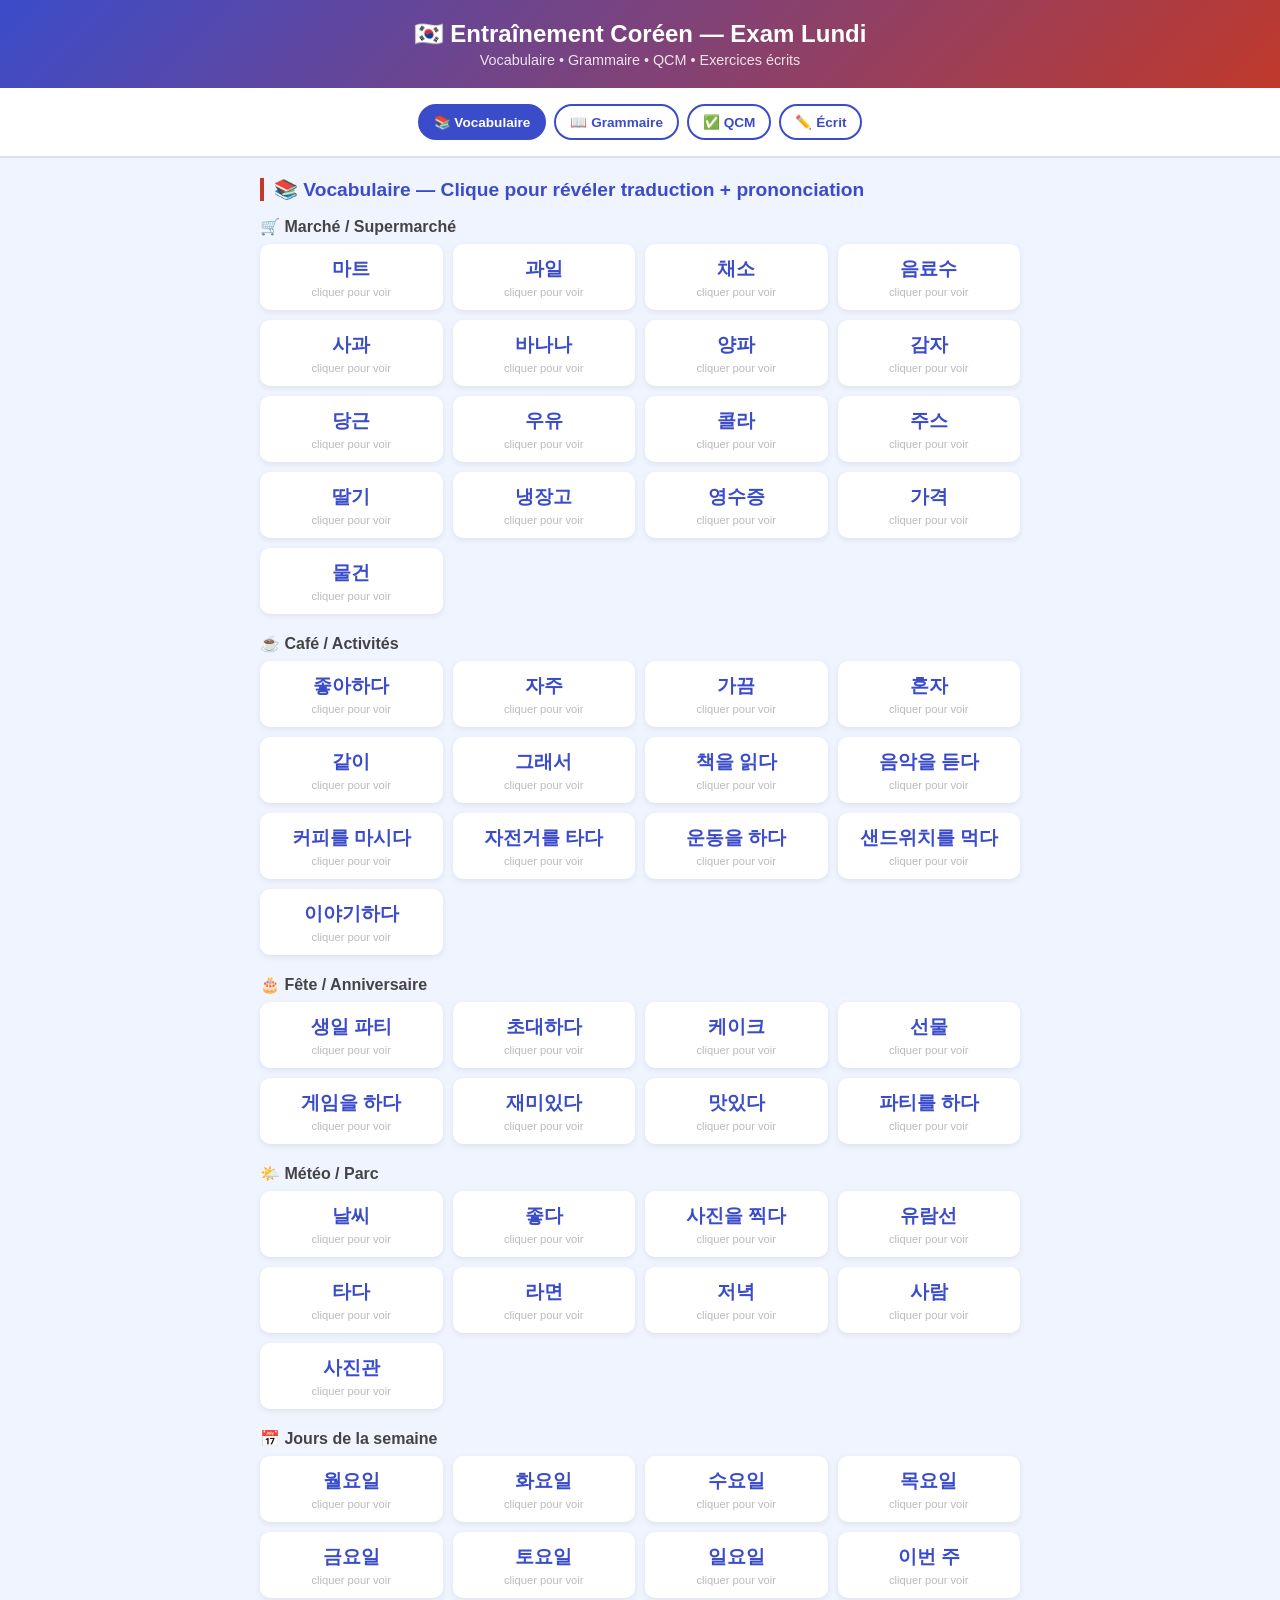
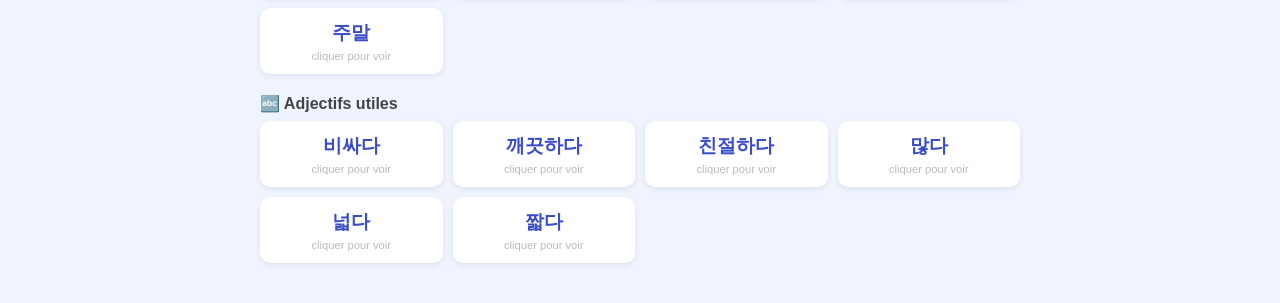
<file: coreen3.html>
<!DOCTYPE html>
<html lang="fr">
<head>
<meta charset="UTF-8">
<meta name="viewport" content="width=device-width, initial-scale=1.0">
<title>Entraînement Coréen - Exam Lundi</title>
<style>
  * { box-sizing: border-box; margin: 0; padding: 0; }
  body { font-family: 'Segoe UI', sans-serif; background: #f0f4ff; color: #222; }
  header { background: linear-gradient(135deg, #3b4cca, #c0392b); color: white; padding: 20px 24px; text-align: center; }
  header h1 { font-size: 1.5rem; }
  header p { font-size: 0.9rem; opacity: 0.85; margin-top: 4px; }
  nav { display: flex; flex-wrap: wrap; gap: 8px; padding: 16px; background: white; border-bottom: 2px solid #dde; justify-content: center; }
  nav button { padding: 8px 14px; border: 2px solid #3b4cca; border-radius: 20px; background: white; color: #3b4cca; cursor: pointer; font-size: 0.85rem; font-weight: 600; transition: all 0.2s; }
  nav button.active, nav button:hover { background: #3b4cca; color: white; }
  .section { display: none; padding: 20px; max-width: 800px; margin: 0 auto; }
  .section.active { display: block; }
  h2 { font-size: 1.2rem; color: #3b4cca; margin-bottom: 16px; border-left: 4px solid #c0392b; padding-left: 10px; }
  h3 { font-size: 1rem; color: #444; margin: 16px 0 8px; }

  /* Vocab cards */
  .vocab-grid { display: grid; grid-template-columns: repeat(auto-fill, minmax(160px, 1fr)); gap: 10px; margin-bottom: 20px; }
  .vocab-card { background: white; border-radius: 10px; padding: 12px; text-align: center; box-shadow: 0 2px 6px rgba(0,0,0,0.08); cursor: pointer; transition: transform 0.2s; }
  .vocab-card:hover { transform: translateY(-2px); }
  .vocab-card .korean { font-size: 1.2rem; font-weight: 700; color: #3b4cca; }
  .vocab-card .french { font-size: 0.85rem; color: #555; margin-top: 5px; display: none; font-weight: 600; }
  .vocab-card .romanization { font-size: 0.78rem; color: #e67e22; margin-top: 3px; display: none; font-style: italic; }
  .vocab-card.revealed .french { display: block; }
  .vocab-card.revealed .romanization { display: block; }
  .vocab-card .hint { font-size: 0.7rem; color: #bbb; margin-top: 4px; }

  /* Grammar boxes */
  .grammar-box { background: white; border-radius: 10px; padding: 16px; margin-bottom: 16px; box-shadow: 0 2px 6px rgba(0,0,0,0.08); }
  .grammar-box .formula { background: #f0f4ff; border-left: 3px solid #3b4cca; padding: 10px 14px; border-radius: 6px; font-size: 1rem; margin: 8px 0; font-weight: 600; }
  .grammar-box .example { color: #555; font-size: 0.9rem; margin: 4px 0; }
  .grammar-box .translation { color: #888; font-size: 0.82rem; }
  table { width: 100%; border-collapse: collapse; font-size: 0.85rem; }
  th { background: #3b4cca; color: white; padding: 8px; }
  td { padding: 8px; border: 1px solid #dde; text-align: center; }
  tr:nth-child(even) td { background: #f7f8ff; }

  /* QCM */
  .question-card { background: white; border-radius: 12px; padding: 18px; margin-bottom: 18px; box-shadow: 0 2px 8px rgba(0,0,0,0.09); }
  .q-header { display: flex; align-items: center; gap: 10px; margin-bottom: 8px; flex-wrap: wrap; }
  .q-num { font-size: 1rem; font-weight: 700; color: #555; }
  .q-type-badge { display: inline-flex; align-items: center; gap: 4px; border-radius: 20px; font-size: 0.82rem; padding: 3px 10px; font-weight: 700; background: #eef0ff; color: #3b4cca; }
  .q-tag { display: inline-block; background: #f3f3f3; color: #888; border-radius: 12px; font-size: 0.72rem; padding: 2px 8px; font-weight: 600; }
  .q-korean { font-size: 1.05rem; font-weight: 700; color: #222; margin-bottom: 3px; }
  .q-english { font-size: 0.82rem; color: #888; margin-bottom: 12px; font-style: italic; }
  .options { display: grid; grid-template-columns: 1fr 1fr; gap: 8px; }
  .option-btn { padding: 10px 12px; border: 2px solid #dde; border-radius: 8px; background: white; cursor: pointer; font-size: 0.92rem; text-align: left; transition: all 0.2s; display: flex; align-items: center; gap: 8px; }
  .option-btn .opt-num { font-weight: 700; color: #3b4cca; font-size: 1rem; min-width: 20px; }
  .option-btn:hover:not(:disabled) { border-color: #3b4cca; background: #f0f4ff; }
  .option-btn.correct { border-color: #27ae60; background: #eafaf1; color: #27ae60; font-weight: 700; }
  .option-btn.wrong { border-color: #e74c3c; background: #fdf0ee; color: #e74c3c; }
  .option-btn.reveal { border-color: #27ae60; background: #eafaf1; color: #27ae60; }
  .feedback { margin-top: 10px; font-size: 0.88rem; padding: 8px 12px; border-radius: 6px; display: none; }
  .feedback.show { display: block; }
  .feedback.ok { background: #eafaf1; color: #27ae60; }
  .feedback.ko { background: #fdf0ee; color: #c0392b; }

  /* Score */
  #score-display { text-align: center; background: white; border-radius: 12px; padding: 20px; margin-bottom: 20px; box-shadow: 0 2px 8px rgba(0,0,0,0.09); }
  #score-display .score-num { font-size: 2.5rem; font-weight: 700; color: #3b4cca; }
  .reset-btn { display: block; margin: 0 auto 20px; padding: 10px 28px; background: #c0392b; color: white; border: none; border-radius: 20px; cursor: pointer; font-size: 0.95rem; font-weight: 600; }
  .reset-btn:hover { background: #a93226; }

  /* Written */
  .written-box { background: white; border-radius: 12px; padding: 18px; margin-bottom: 18px; box-shadow: 0 2px 8px rgba(0,0,0,0.09); }
  .written-box textarea { width: 100%; border: 2px solid #dde; border-radius: 8px; padding: 10px; font-size: 1rem; resize: vertical; min-height: 70px; }
  .show-answer-btn { margin-top: 8px; padding: 7px 16px; background: #3b4cca; color: white; border: none; border-radius: 16px; cursor: pointer; font-size: 0.85rem; }
  .answer-reveal { display: none; margin-top: 10px; background: #f0f4ff; border-left: 3px solid #3b4cca; padding: 10px; border-radius: 6px; font-size: 0.9rem; color: #3b4cca; font-weight: 600; }
  .answer-reveal.show { display: block; }

  .tip-box { background: #fff8e1; border-left: 4px solid #f39c12; padding: 12px 16px; border-radius: 8px; margin-bottom: 16px; font-size: 0.88rem; color: #7d6608; }
</style>
</head>
<body>

<header>
  <h1>🇰🇷 Entraînement Coréen — Exam Lundi</h1>
  <p>Vocabulaire • Grammaire • QCM • Exercices écrits</p>
</header>

<nav>
  <button class="active" onclick="show('vocab')">📚 Vocabulaire</button>
  <button onclick="show('grammar')">📖 Grammaire</button>
  <button onclick="show('qcm')">✅ QCM</button>
  <button onclick="show('written')">✏️ Écrit</button>
</nav>

<!-- VOCABULAIRE -->
<div class="section active" id="vocab">
  <h2>📚 Vocabulaire — Clique pour révéler traduction + prononciation</h2>
  <div id="vocab-content"></div>
</div>

<script>
const vocabData = [
  {
    title: "🛒 Marché / Supermarché",
    words: [
      { k: "마트", f: "supermarché", r: "ma-teu" },
      { k: "과일", f: "fruit", r: "gwa-il" },
      { k: "채소", f: "légume", r: "chae-so" },
      { k: "음료수", f: "boisson", r: "eum-nyo-su" },
      { k: "사과", f: "pomme", r: "sa-gwa" },
      { k: "바나나", f: "banane", r: "ba-na-na" },
      { k: "양파", f: "oignon", r: "yang-pa" },
      { k: "감자", f: "pomme de terre", r: "gam-ja" },
      { k: "당근", f: "carotte", r: "dang-geun" },
      { k: "우유", f: "lait", r: "u-yu" },
      { k: "콜라", f: "cola", r: "kol-la" },
      { k: "주스", f: "jus", r: "ju-seu" },
      { k: "딸기", f: "fraise", r: "ttal-gi" },
      { k: "냉장고", f: "réfrigérateur", r: "naeng-jang-go" },
      { k: "영수증", f: "reçu / ticket", r: "yeong-su-jeung" },
      { k: "가격", f: "prix", r: "ga-gyeok" },
      { k: "물건", f: "article / objet", r: "mul-geon" },
    ]
  },
  {
    title: "☕ Café / Activités",
    words: [
      { k: "좋아하다", f: "aimer", r: "jo-a-ha-da" },
      { k: "자주", f: "souvent", r: "ja-ju" },
      { k: "가끔", f: "parfois", r: "ga-kkeum" },
      { k: "혼자", f: "seul(e)", r: "hon-ja" },
      { k: "같이", f: "ensemble", r: "ga-chi" },
      { k: "그래서", f: "donc / alors", r: "geu-rae-seo" },
      { k: "책을 읽다", f: "lire un livre", r: "chae-geul ik-da" },
      { k: "음악을 듣다", f: "écouter de la musique", r: "eu-ma-geul deut-da" },
      { k: "커피를 마시다", f: "boire du café", r: "keo-pi-reul ma-si-da" },
      { k: "자전거를 타다", f: "faire du vélo", r: "ja-jeon-geo-reul ta-da" },
      { k: "운동을 하다", f: "faire du sport", r: "un-dong-eul ha-da" },
      { k: "샌드위치를 먹다", f: "manger un sandwich", r: "saen-deu-wi-chi-reul meok-da" },
      { k: "이야기하다", f: "discuter / parler", r: "i-ya-gi-ha-da" },
    ]
  },
  {
    title: "🎂 Fête / Anniversaire",
    words: [
      { k: "생일 파티", f: "fête d'anniversaire", r: "saeng-il pa-ti" },
      { k: "초대하다", f: "inviter", r: "cho-dae-ha-da" },
      { k: "케이크", f: "gâteau", r: "ke-i-keu" },
      { k: "선물", f: "cadeau", r: "seon-mul" },
      { k: "게임을 하다", f: "jouer à un jeu", r: "ge-im-eul ha-da" },
      { k: "재미있다", f: "amusant / intéressant", r: "jae-mi-it-da" },
      { k: "맛있다", f: "délicieux", r: "ma-sit-da" },
      { k: "파티를 하다", f: "faire une fête", r: "pa-ti-reul ha-da" },
    ]
  },
  {
    title: "🌤️ Météo / Parc",
    words: [
      { k: "날씨", f: "météo / temps", r: "nal-ssi" },
      { k: "좋다", f: "être bien / bon", r: "jo-ta" },
      { k: "사진을 찍다", f: "prendre une photo", r: "sa-ji-neul jjik-da" },
      { k: "유람선", f: "bateau de croisière", r: "yu-ram-seon" },
      { k: "타다", f: "monter sur / prendre", r: "ta-da" },
      { k: "라면", f: "ramyeon (nouilles)", r: "ra-myeon" },
      { k: "저녁", f: "soir / dîner", r: "jeo-nyeok" },
      { k: "사람", f: "personne / gens", r: "sa-ram" },
      { k: "사진관", f: "studio photo", r: "sa-jin-gwan" },
    ]
  },
  {
    title: "📅 Jours de la semaine",
    words: [
      { k: "월요일", f: "lundi", r: "wo-ryo-il" },
      { k: "화요일", f: "mardi", r: "hwa-yo-il" },
      { k: "수요일", f: "mercredi", r: "su-yo-il" },
      { k: "목요일", f: "jeudi", r: "mo-gyo-il" },
      { k: "금요일", f: "vendredi", r: "geu-myo-il" },
      { k: "토요일", f: "samedi", r: "to-yo-il" },
      { k: "일요일", f: "dimanche", r: "i-ryo-il" },
      { k: "이번 주", f: "cette semaine", r: "i-beon ju" },
      { k: "주말", f: "week-end", r: "ju-mal" },
    ]
  },
  {
    title: "🔤 Adjectifs utiles",
    words: [
      { k: "비싸다", f: "être cher", r: "bi-ssa-da" },
      { k: "깨끗하다", f: "être propre", r: "kkae-kkeu-ta-da" },
      { k: "친절하다", f: "être gentil", r: "chin-jeol-ha-da" },
      { k: "많다", f: "être nombreux / beaucoup", r: "man-ta" },
      { k: "넓다", f: "être grand / spacieux", r: "neol-da" },
      { k: "짧다", f: "être court", r: "jjal-da" },
    ]
  }
];

function buildVocab() {
  const container = document.getElementById('vocab-content');
  vocabData.forEach(section => {
    const h3 = document.createElement('h3');
    h3.textContent = section.title;
    container.appendChild(h3);
    const grid = document.createElement('div');
    grid.className = 'vocab-grid';
    section.words.forEach(w => {
      const card = document.createElement('div');
      card.className = 'vocab-card';
      card.innerHTML = `
        <div class="korean">${w.k}</div>
        <div class="french">${w.f}</div>
        <div class="romanization">🔊 ${w.r}</div>
        <div class="hint">cliquer pour voir</div>
      `;
      card.onclick = () => {
        card.classList.toggle('revealed');
        card.querySelector('.hint').style.display = card.classList.contains('revealed') ? 'none' : 'block';
      };
      grid.appendChild(card);
    });
    container.appendChild(grid);
  });
}
buildVocab();
</script>

<!-- GRAMMAIRE -->
<div class="section" id="grammar">
  <h2>📖 Points de grammaire clés</h2>

  <div class="tip-box">💡 Astuce : Pour l'examen, retiens bien les 3 grands points : le présent poli, le passé, et le formel !</div>

  <div class="grammar-box">
    <h3>1. Présent poli — 아요 / 어요</h3>
    <div class="formula">Verbe + 아요/어요</div>
    <p class="example">가다 → <strong>가요</strong> (je vais)</p>
    <p class="example">먹다 → <strong>먹어요</strong> (je mange)</p>
    <p class="example">마시다 → <strong>마셔요</strong> (je bois)</p>
    <p class="translation">Utilisé dans les situations informelles avec des gens qu'on connaît.</p>
  </div>

  <div class="grammar-box">
    <h3>2. Passé — 았어요 / 었어요</h3>
    <div class="formula">Verbe + 았어요 (si voyelle ㅏ/ㅗ) ou + 었어요 (autres)</div>
    <p class="example">가다 → <strong>갔어요</strong> (je suis allé(e))</p>
    <p class="example">먹다 → <strong>먹었어요</strong> (j'ai mangé)</p>
    <p class="example">좋다 → <strong>좋았어요</strong> (c'était bien)</p>
    <p class="example">재미있다 → <strong>재미있었어요</strong> (c'était amusant)</p>
    <p class="translation">Pour les noms : N이었어요 / N였어요 = "c'était N"</p>
  </div>

  <div class="grammar-box">
    <h3>3. Formel — ㅂ니다 / 습니다 (présent)</h3>
    <div class="formula">Verbe (voyelle finale) + ㅂ니다 / Verbe (consonne finale) + 습니다</div>
    <p class="example">가다 → <strong>갑니다</strong></p>
    <p class="example">먹다 → <strong>먹습니다</strong></p>
    <p class="example">비싸다 → <strong>비쌉니다</strong></p>
    <p class="translation">Utilisé dans les situations formelles. Passé formel : + 았/었습니다</p>
    <table style="margin-top:12px">
      <tr><th>Verbe</th><th>Présent -아/어요</th><th>Passé -았/었어요</th><th>Formel présent</th><th>Formel passé</th></tr>
      <tr><td>먹다</td><td>먹어요</td><td>먹었어요</td><td>먹습니다</td><td>먹었습니다</td></tr>
      <tr><td>가다</td><td>가요</td><td>갔어요</td><td>갑니다</td><td>갔습니다</td></tr>
      <tr><td>비싸다</td><td>비싸요</td><td>비쌌어요</td><td>비쌉니다</td><td>비쌌습니다</td></tr>
      <tr><td>좋다</td><td>좋아요</td><td>좋았어요</td><td>좋습니다</td><td>좋았습니다</td></tr>
    </table>
  </div>

  <div class="grammar-box">
    <h3>4. Particule de lieu — 에서</h3>
    <div class="formula">Lieu + 에서 + action</div>
    <p class="example">카페<strong>에서</strong> 커피를 마셔요. → Je bois du café au café.</p>
    <p class="example">공원<strong>에서</strong> 책을 읽어요. → Je lis un livre au parc.</p>
    <p class="translation">에서 = "à (endroit où se passe l'action)" ≠ 에 = "à (direction / destination)"</p>
  </div>

  <div class="grammar-box">
    <h3>5. Connecteur d'actions — 고</h3>
    <div class="formula">Verbe 1 + 고 + Verbe 2 = "et puis"</div>
    <p class="example">책을 읽<strong>고</strong> 커피를 마셔요. → Je lis un livre et bois un café.</p>
    <p class="example">손을 씻<strong>고</strong> 저녁을 먹어요. → Je me lave les mains et mange le dîner.</p>
  </div>

  <div class="grammar-box">
    <h3>6. N이에요 / 예요 vs N입니다</h3>
    <div class="formula">N (consonne) + 이에요 / N (voyelle) + 예요</div>
    <p class="example">학생<strong>이에요</strong>. → Je suis étudiant(e). (informel)</p>
    <p class="example">요리사<strong>예요</strong>. → Je suis cuisinier(ère). (informel)</p>
    <p class="example">학생<strong>입니다</strong>. → Je suis étudiant(e). (formel)</p>
  </div>
</div>

<!-- QCM -->
<div class="section" id="qcm">
  <h2>✅ QCM</h2>
  <div id="score-display">
    Score : <span class="score-num" id="score">0</span> / <span id="total">0</span>
  </div>
  <button class="reset-btn" onclick="generateQuestions()">🔄 Nouvelles questions</button>
  <div id="qcm-container"></div>
</div>

<!-- ÉCRIT -->
<div class="section" id="written">
  <h2>✏️ Exercices écrits</h2>
  <div class="tip-box">💡 Écris ta réponse, puis clique sur "Voir la réponse" pour vérifier !</div>

  <div class="written-box">
    <p><strong>1.</strong> Traduis en coréen : "J'aime les cafés. Donc je vais souvent au café."</p>
    <textarea placeholder="Écris ici..."></textarea>
    <button class="show-answer-btn" onclick="toggleAnswer(this)">Voir la réponse</button>
    <div class="answer-reveal">저는 카페를 좋아해요. 그래서 카페에 자주 가요.</div>
  </div>

  <div class="written-box">
    <p><strong>2.</strong> Traduis en coréen : "Hier, je suis allé(e) chez mon ami(e). Nous avons mangé du gâteau et joué à des jeux."</p>
    <textarea placeholder="Écris ici..."></textarea>
    <button class="show-answer-btn" onclick="toggleAnswer(this)">Voir la réponse</button>
    <div class="answer-reveal">어제 친구 집에 갔어요. 같이 케이크를 먹고 게임을 했어요.</div>
  </div>

  <div class="written-box">
    <p><strong>3.</strong> Mets au passé formel (습니다) : "날씨가 좋아요. 친구와 공원에 가요."</p>
    <textarea placeholder="Écris ici..."></textarea>
    <button class="show-answer-btn" onclick="toggleAnswer(this)">Voir la réponse</button>
    <div class="answer-reveal">날씨가 좋았습니다. 친구와 공원에 갔습니다.</div>
  </div>

  <div class="written-box">
    <p><strong>4.</strong> Complète : "Le matin, je bois de l'eau. Et je lis un livre." (utilise 고)</p>
    <textarea placeholder="Écris ici..."></textarea>
    <button class="show-answer-btn" onclick="toggleAnswer(this)">Voir la réponse</button>
    <div class="answer-reveal">아침에 물을 마시고 책을 읽어요.</div>
  </div>

  <div class="written-box">
    <p><strong>5.</strong> Traduis : "Le temps était beau. Donc j'ai pris des photos avec un ami."</p>
    <textarea placeholder="Écris ici..."></textarea>
    <button class="show-answer-btn" onclick="toggleAnswer(this)">Voir la réponse</button>
    <div class="answer-reveal">날씨가 좋았어요. 그래서 친구와 같이 사진을 찍었어요.</div>
  </div>

  <div class="written-box">
    <p><strong>6.</strong> Mets en formel : "바나나가 맛있어요." et "화장실이 깨끗해요."</p>
    <textarea placeholder="Écris ici..."></textarea>
    <button class="show-answer-btn" onclick="toggleAnswer(this)">Voir la réponse</button>
    <div class="answer-reveal">바나나가 맛있습니다. / 화장실이 깨끗합니다.</div>
  </div>
</div>

<script>
function show(id) {
  document.querySelectorAll('.section').forEach(s => s.classList.remove('active'));
  document.querySelectorAll('nav button').forEach(b => b.classList.remove('active'));
  document.getElementById(id).classList.add('active');
  event.target.classList.add('active');
}

function toggleAnswer(btn) {
  const rev = btn.nextElementSibling;
  rev.classList.toggle('show');
  btn.textContent = rev.classList.contains('show') ? 'Masquer' : 'Voir la réponse';
}

let score = 0;
let total = 0;
let questions = [];
const circledNums = ['①','②','③','④'];

function updateScore() {
  document.getElementById('score').textContent = score;
  document.getElementById('total').textContent = total;
}

function shuffle(arr) {
  const a = [...arr];
  for (let i = a.length - 1; i > 0; i--) {
    const j = Math.floor(Math.random() * (i + 1));
    [a[i], a[j]] = [a[j], a[i]];
  }
  return a;
}

const bank = [
  {type:'o',tag:'어휘',k:'감자의 뜻은?',o:['pomme','banane','pomme de terre','oignon'],a:2},
  {type:'o',tag:'어휘',k:'당근의 뜻은?',o:['lait','oignon','carotte','jus'],a:2},
  {type:'o',tag:'어휘',k:'양파의 뜻은?',o:['pomme','oignon','banane','carotte'],a:1},
  {type:'o',tag:'어휘',k:'우유의 뜻은?',o:['jus','cola','eau','lait'],a:3},
  {type:'o',tag:'어휘',k:'딸기의 뜻은?',o:['fraise','banane','pomme','carotte'],a:0},
  {type:'o',tag:'어휘',k:'냉장고의 뜻은?',o:['supermarché','prix','réfrigérateur','reçu'],a:2},
  {type:'o',tag:'어휘',k:'가격의 뜻은?',o:['article','prix','reçu','cadeau'],a:1},
  {type:'o',tag:'어휘',k:'선물의 뜻은?',o:['cadeau','gâteau','fête','invitation'],a:0},
  {type:'o',tag:'어휘',k:'자주의 뜻은?',o:['parfois','jamais','souvent','rarement'],a:2},
  {type:'o',tag:'어휘',k:'혼자의 뜻은?',o:['ensemble','souvent','seul(e)','parfois'],a:2},
  {type:'o',tag:'어휘',k:'같이의 뜻은?',o:['seul(e)','souvent','ensemble','rarement'],a:2},
  {type:'o',tag:'어휘',k:'그래서의 뜻은?',o:['mais','donc','et puis','parce que'],a:1},
  {type:'o',tag:'어휘',k:'날씨의 뜻은?',o:['nourriture','endroit','voyage','météo'],a:3},
  {type:'o',tag:'어휘',k:'저녁의 뜻은?',o:['matin','nuit','midi','soir'],a:3},
  {type:'o',tag:'어휘',k:'케이크의 뜻은?',o:['jus','cadeau','gâteau','fête'],a:2},
  {type:'o',tag:'어휘',k:'"좋아하다"의 뜻은?',o:['aller','lire','manger','aimer'],a:3},
  {type:'o',tag:'어휘',k:'"재미있다"의 뜻은?',o:['délicieux','cher','amusant','propre'],a:2},
  {type:'o',tag:'어휘',k:'"맛있다"의 뜻은?',o:['amusant','délicieux','propre','gentil'],a:1},
  {type:'o',tag:'어휘',k:'"비싸다"의 뜻은?',o:['bon marché','propre','cher','gentil'],a:2},
  {type:'o',tag:'어휘',k:'초대하다의 뜻은?',o:['jouer','manger','inviter','boire'],a:2},
  {type:'o',tag:'어휘',k:'유람선의 뜻은?',o:['vélo','bateau de croisière','avion','train'],a:1},
  {type:'o',tag:'요일',k:'월요일은 프랑스어로?',o:['mardi','lundi','mercredi','jeudi'],a:1},
  {type:'o',tag:'요일',k:'화요일은 프랑스어로?',o:['lundi','mardi','mercredi','jeudi'],a:1},
  {type:'o',tag:'요일',k:'수요일은 프랑스어로?',o:['mercredi','mardi','jeudi','vendredi'],a:0},
  {type:'o',tag:'요일',k:'목요일은 프랑스어로?',o:['mercredi','vendredi','jeudi','samedi'],a:2},
  {type:'o',tag:'요일',k:'금요일은 프랑스어로?',o:['jeudi','samedi','vendredi','dimanche'],a:2},
  {type:'o',tag:'요일',k:'토요일은 프랑스어로?',o:['vendredi','samedi','dimanche','lundi'],a:1},
  {type:'o',tag:'요일',k:'일요일은 프랑스어로?',o:['samedi','lundi','dimanche','mardi'],a:2},
  {type:'o',tag:'요일',k:'"mercredi"는 한국어로?',o:['화요일','목요일','금요일','수요일'],a:3},
  {type:'o',tag:'요일',k:'"vendredi"는 한국어로?',o:['목요일','금요일','토요일','일요일'],a:1},
  {type:'o',tag:'요일',k:'"dimanche"는 한국어로?',o:['토요일','화요일','일요일','월요일'],a:2},
  {type:'o',tag:'문법',k:'"가다"의 과거형(아/어요)은?',o:['가았어요','갑니다','갔어요','가어요'],a:2},
  {type:'o',tag:'문법',k:'"먹다"의 과거형(아/어요)은?',o:['먹었어요','먹았어요','먹습니다','먹어요'],a:0},
  {type:'o',tag:'문법',k:'"좋다"의 과거형은?',o:['좋었어요','좋습니다','좋았어요','좋아요'],a:2},
  {type:'o',tag:'문법',k:'"보다"의 과거형은?',o:['보았어요','봅니다','보어요','봤어요'],a:3},
  {type:'o',tag:'문법',k:'"먹다"의 공식체 현재형은?',o:['먹어요','먹습니다','먹입니다','먹었습니다'],a:1},
  {type:'o',tag:'문법',k:'"가다"의 공식체 현재형은?',o:['가요','가입니다','갑니다','갔습니다'],a:2},
  {type:'o',tag:'문법',k:'"비싸다"의 공식체 현재형은?',o:['비쌌습니다','비싸요','비싸입니다','비쌉니다'],a:3},
  {type:'o',tag:'문법',k:'카페에서 커피를 마시는 올바른 문장은?',o:['카페에 커피를 마셔요.','카페에서 커피를 마셔요.','카페가 커피를 마셔요.','카페를 커피가 마셔요.'],a:1},
  {type:'o',tag:'문법',k:'공원에서 책을 읽는 올바른 문장은?',o:['공원에 책을 읽어요.','공원이 책을 읽어요.','공원에서 책을 읽어요.','공원을 책을 읽어요.'],a:2},
  {type:'o',tag:'문법',k:'"학생"의 공식체(이다)는?',o:['학생예요','학생이에요','학생합니다','학생입니다'],a:3},
  {type:'o',tag:'문법',k:'"재미있다"의 과거형은?',o:['재미있었어요','재미있어요','재미있습니다','재미없어요'],a:0},
  {type:'o',tag:'독해',k:'카페 글 : 이 사람이 혼자 카페에서 하는 일은?',o:['친구를 만나요.','게임을 해요.','운동을 해요.','커피를 마시고 책을 읽어요.'],a:3},
  {type:'o',tag:'독해',k:'한강 글 : 저녁에 한 일은?',o:['사진을 찍었어요.','자전거를 탔어요.','유람선을 탔어요.','라면을 먹었어요.'],a:2},
  {type:'x',tag:'어휘',k:'다음 중 채소가 아닌 것은?',o:['당근','양파','바나나','감자'],a:2},
  {type:'x',tag:'어휘',k:'다음 중 음료수가 아닌 것은?',o:['사과','우유','주스','콜라'],a:0},
  {type:'x',tag:'어휘',k:'다음 중 과일이 아닌 것은?',o:['사과','바나나','양파','딸기'],a:2},
  {type:'x',tag:'어휘',k:'다음 중 마트에서 살 수 없는 것은?',o:['우유','유람선','사과','당근'],a:1},
  {type:'x',tag:'요일',k:'다음 중 요일이 틀린 것은?',o:['월요일=lundi','화요일=mardi','수요일=jeudi','목요일=jeudi'],a:2},
  {type:'x',tag:'요일',k:'다음 중 요일이 틀린 것은?',o:['일요일=lundi','금요일=vendredi','토요일=samedi','일요일=dimanche'],a:0},
  {type:'x',tag:'요일',k:'다음 중 주말이 아닌 것은?',o:['토요일','금요일','일요일','토요일'],a:1},
  {type:'x',tag:'문법',k:'다음 중 틀린 문장은?',o:['저는 카페에서 커피를 마셔요.','저는 카페에 커피를 마셔요.','저는 공원에서 책을 읽어요.','저는 마트에서 쇼핑해요.'],a:1},
  {type:'x',tag:'문법',k:'다음 중 과거형이 틀린 것은?',o:['가다→갔어요','먹다→먹었어요','좋다→좋아요','보다→봤어요'],a:2},
  {type:'x',tag:'문법',k:'다음 중 공식체(습니다)가 틀린 것은?',o:['먹다→먹습니다','좋다→좋입니다','가다→갑니다','비싸다→비쌉니다'],a:1},
  {type:'x',tag:'독해',k:'카페 글에서 틀린 내용은?',o:['이 사람은 카페를 좋아해요.','이 사람은 카페에 항상 혼자 가요.','이 사람은 카페에 자주 가요.','이 사람은 커피를 마셔요.'],a:1},
  {type:'blank',tag:'문법',k:'저는 카페를 좋아해요. 그래서 카페에 _____ 가요.',o:['가끔','혼자','그래서','자주'],a:3},
  {type:'blank',tag:'문법',k:'날씨가 _____. 그래서 친구와 공원에 갔어요.',o:['좋습니다','좋았어요','좋아요','좋었어요'],a:1},
  {type:'blank',tag:'문법',k:'어제 친구 집에 _____. 같이 케이크를 먹었어요.',o:['갑니다','가요','갔습니다','갔어요'],a:3},
  {type:'blank',tag:'문법',k:'아침에 물을 마시_____ 책을 읽어요.',o:['서','는','도','고'],a:3},
  {type:'blank',tag:'문법',k:'저는 학생_____. (공식체)',o:['이에요','이었어요','입니다','예요'],a:2},
  {type:'blank',tag:'독해',k:'"저는 카페를 좋아해요. _____ 카페에 자주 가요."',o:['하지만','가끔','그리고','그래서'],a:3},
  {type:'blank',tag:'문법',k:'저는 친구_____ 공원에 가요.',o:['이','에서','를','와'],a:3},
  {type:'blank',tag:'문법',k:'한강_____ 라면을 먹었어요.',o:['에','를','이','에서'],a:3},
  {type:'blank',tag:'문법',k:'책을 읽_____ 커피를 마셔요.',o:['지만','서','고','도'],a:2},
  {type:'blank',tag:'문법',k:'"가다"의 공식체 과거형 : 갔_____.',o:['어요','ㅂ니다','었어요','습니다'],a:3},
  {type:'blank',tag:'문법',k:'저는 _____ 카페에 가요. (seul/e)',o:['자주','그래서','같이','혼자'],a:3},
  {type:'blank',tag:'요일',k:'월요일, 화요일, _____, 목요일',o:['금요일','토요일','일요일','수요일'],a:3},
  {type:'blank',tag:'요일',k:'목요일, 금요일, _____, 일요일',o:['월요일','수요일','토요일','화요일'],a:2},
  {type:'blank',tag:'어휘',k:'냉장고에 _____ 있어요. (boisson)',o:['채소','가격','음료수','과일'],a:2},
];

function generateQuestions() {
  score = 0; total = 0;
  updateScore();
  const oPool  = shuffle(bank.filter(q => q.type === 'o'));
  const xPool  = shuffle(bank.filter(q => q.type === 'x'));
  const bPool  = shuffle(bank.filter(q => q.type === 'blank'));
  const picked = shuffle([...oPool.slice(0,6), ...xPool.slice(0,5), ...bPool.slice(0,5)]);
  questions = picked.map(q => {
    const correct = q.o[q.a];
    const shuffled = shuffle(q.o);
    return { ...q, o: shuffled, a: shuffled.indexOf(correct) };
  });
  buildQCM();
}

function buildQCM() {
  const container = document.getElementById('qcm-container');
  container.innerHTML = '';
  questions.forEach((q, qi) => {
    const badge = q.type==='o' ? '⭕ 맞는 것을 고르세요' : q.type==='x' ? '✕ 맞지 않는 것을 고르세요' : '＿ 빈 칸에 알맞은 것을 고르세요';
    const card = document.createElement('div');
    card.className = 'question-card';
    card.innerHTML = `
      <div class="q-header">
        <span class="q-num">Q${qi+1}.</span>
        <span class="q-type-badge">${badge}</span>
        <span class="q-tag">${q.tag}</span>
      </div>
      <div class="q-korean">${q.k}</div>
      <div class="options" id="opts-${qi}">
        ${q.o.map((o,oi)=>`<button class="option-btn" onclick="answer(${qi},${oi})"><span class="opt-num">${circledNums[oi]}</span>${o}</button>`).join('')}
      </div>
      <div class="feedback" id="fb-${qi}"></div>
    `;
    container.appendChild(card);
  });
}

function answer(qi, chosen) {
  const q = questions[qi];
  const opts = document.querySelectorAll(`#opts-${qi} .option-btn`);
  const fb = document.getElementById(`fb-${qi}`);
  opts.forEach(b => b.disabled = true);
  if (chosen === q.a) {
    opts[chosen].classList.add('correct');
    fb.textContent = '✅ 맞아요!';
    fb.className = 'feedback ok show';
    score++;
  } else {
    opts[chosen].classList.add('wrong');
    opts[q.a].classList.add('reveal');
    fb.textContent = `❌ 틀렸어요. 정답 : ${circledNums[q.a]} ${q.o[q.a]}`;
    fb.className = 'feedback ko show';
  }
  total++;
  updateScore();
}

generateQuestions();
updateScore();
</script>
</body>
</html>
</file>
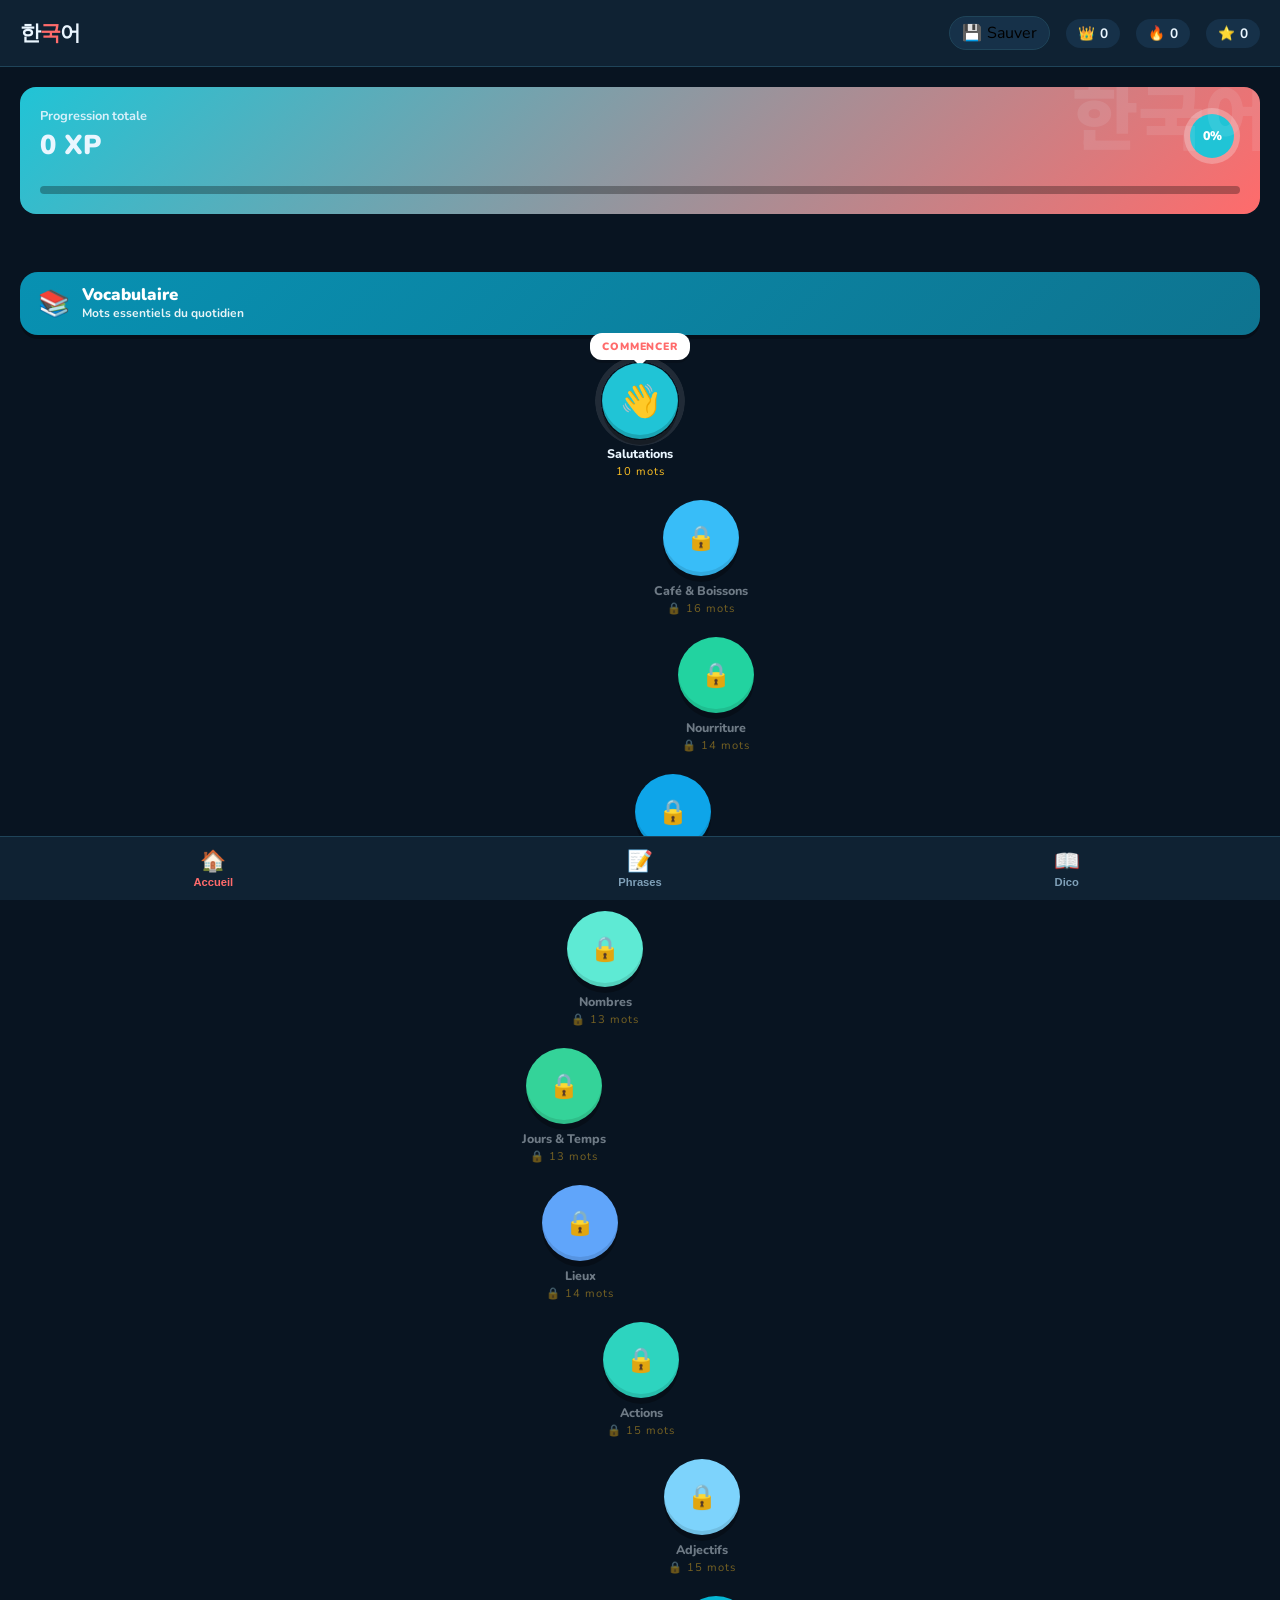
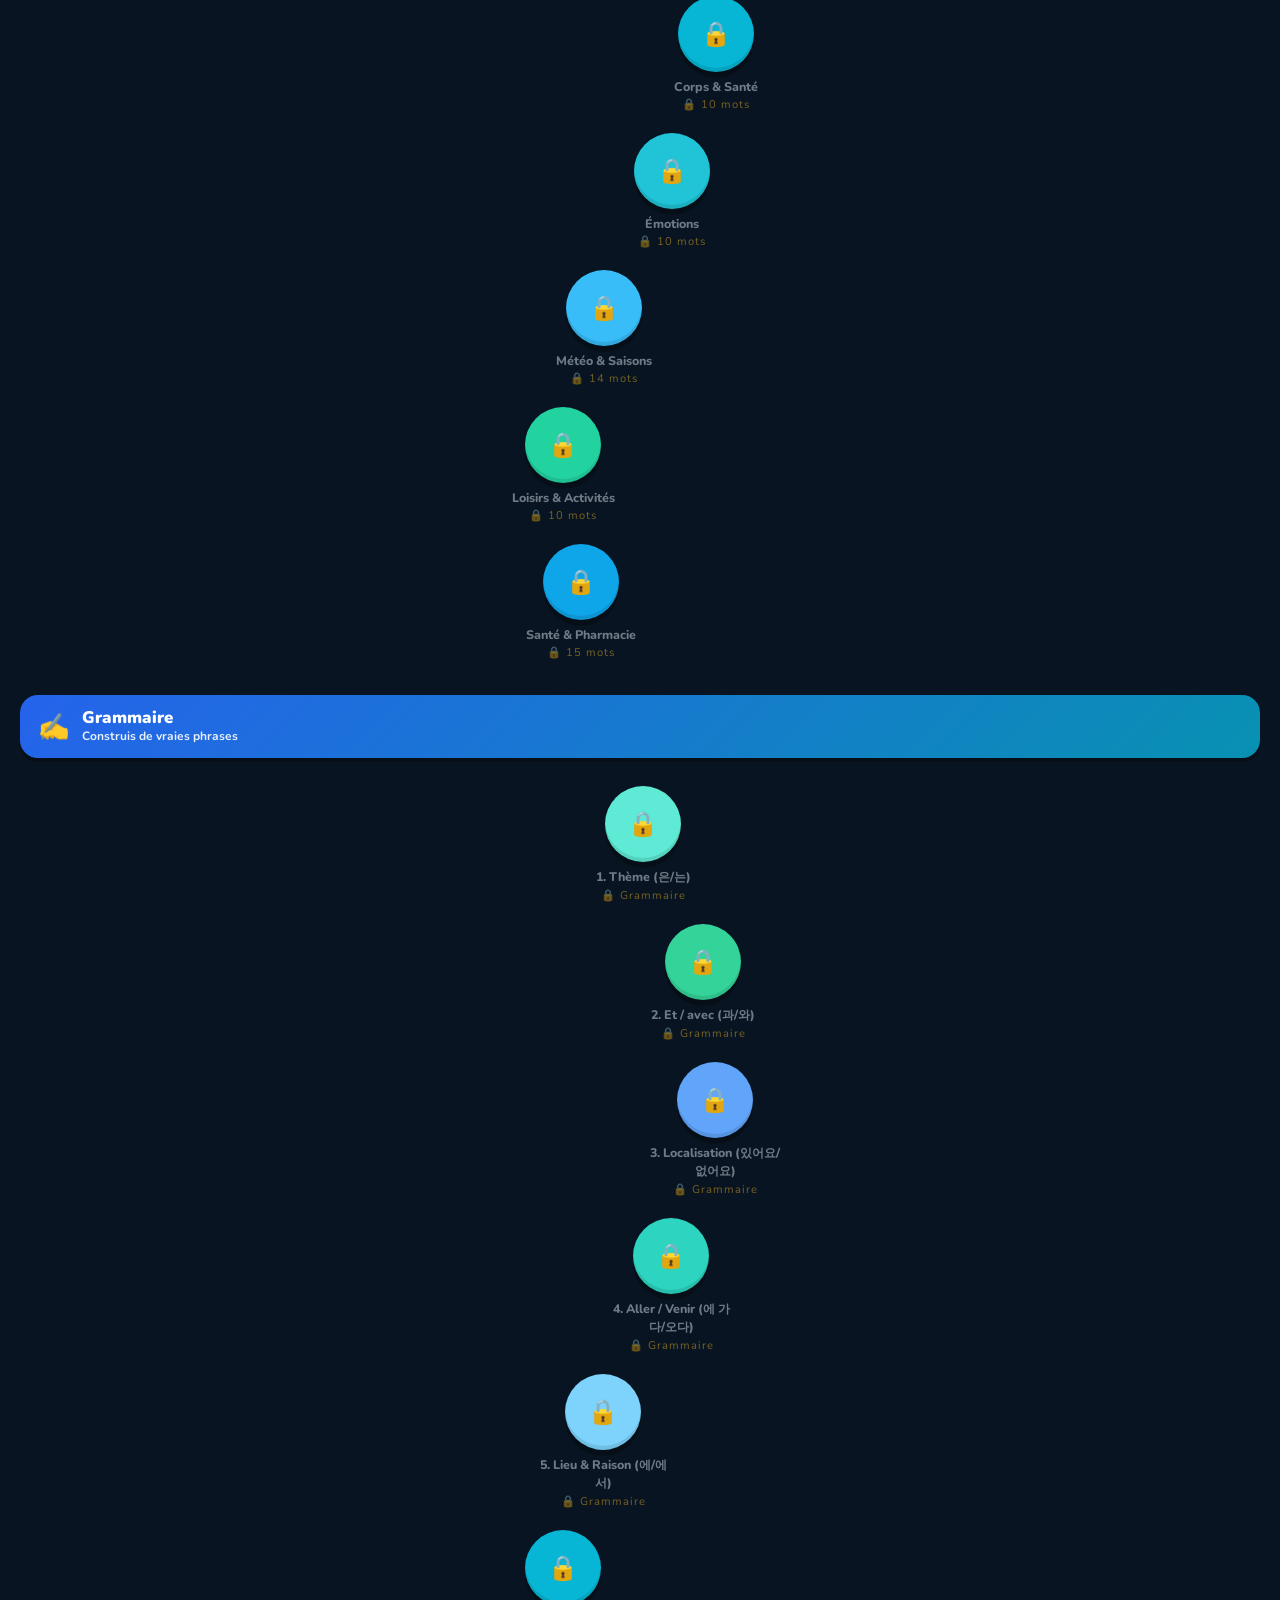
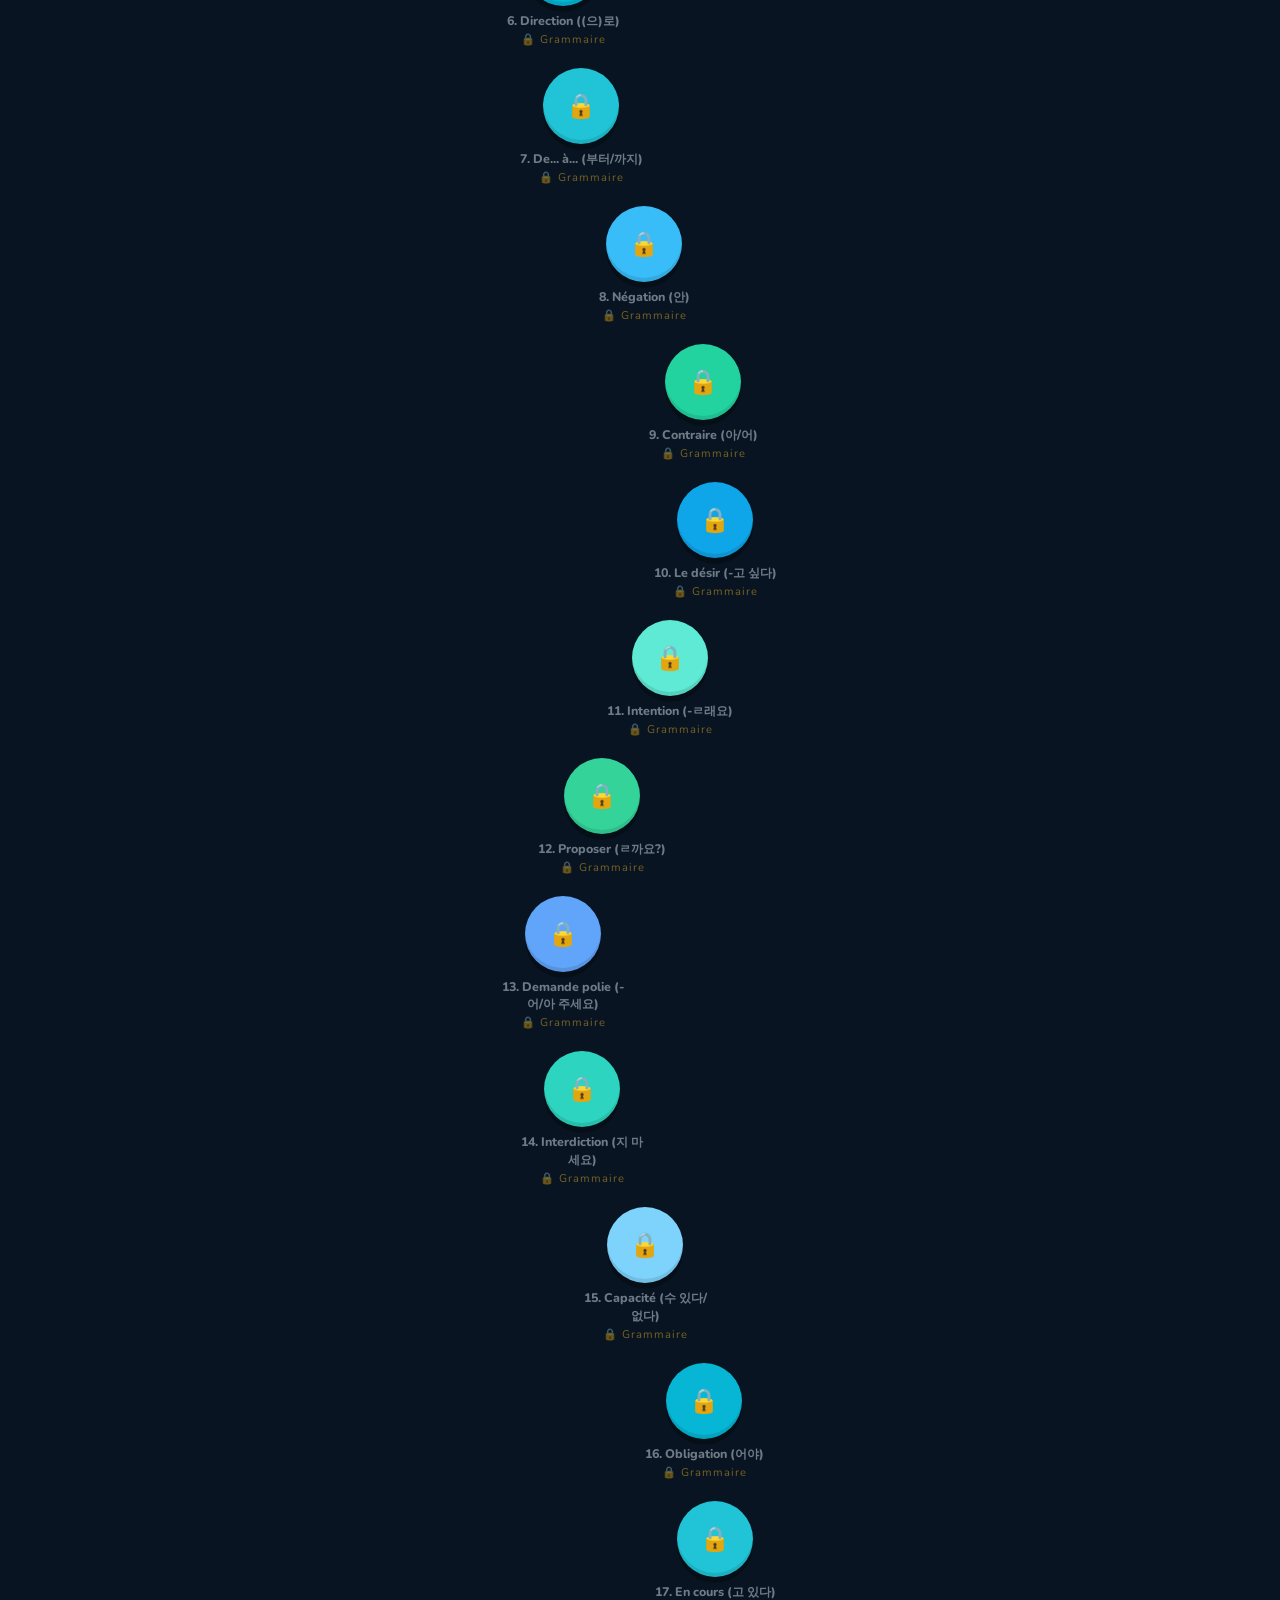
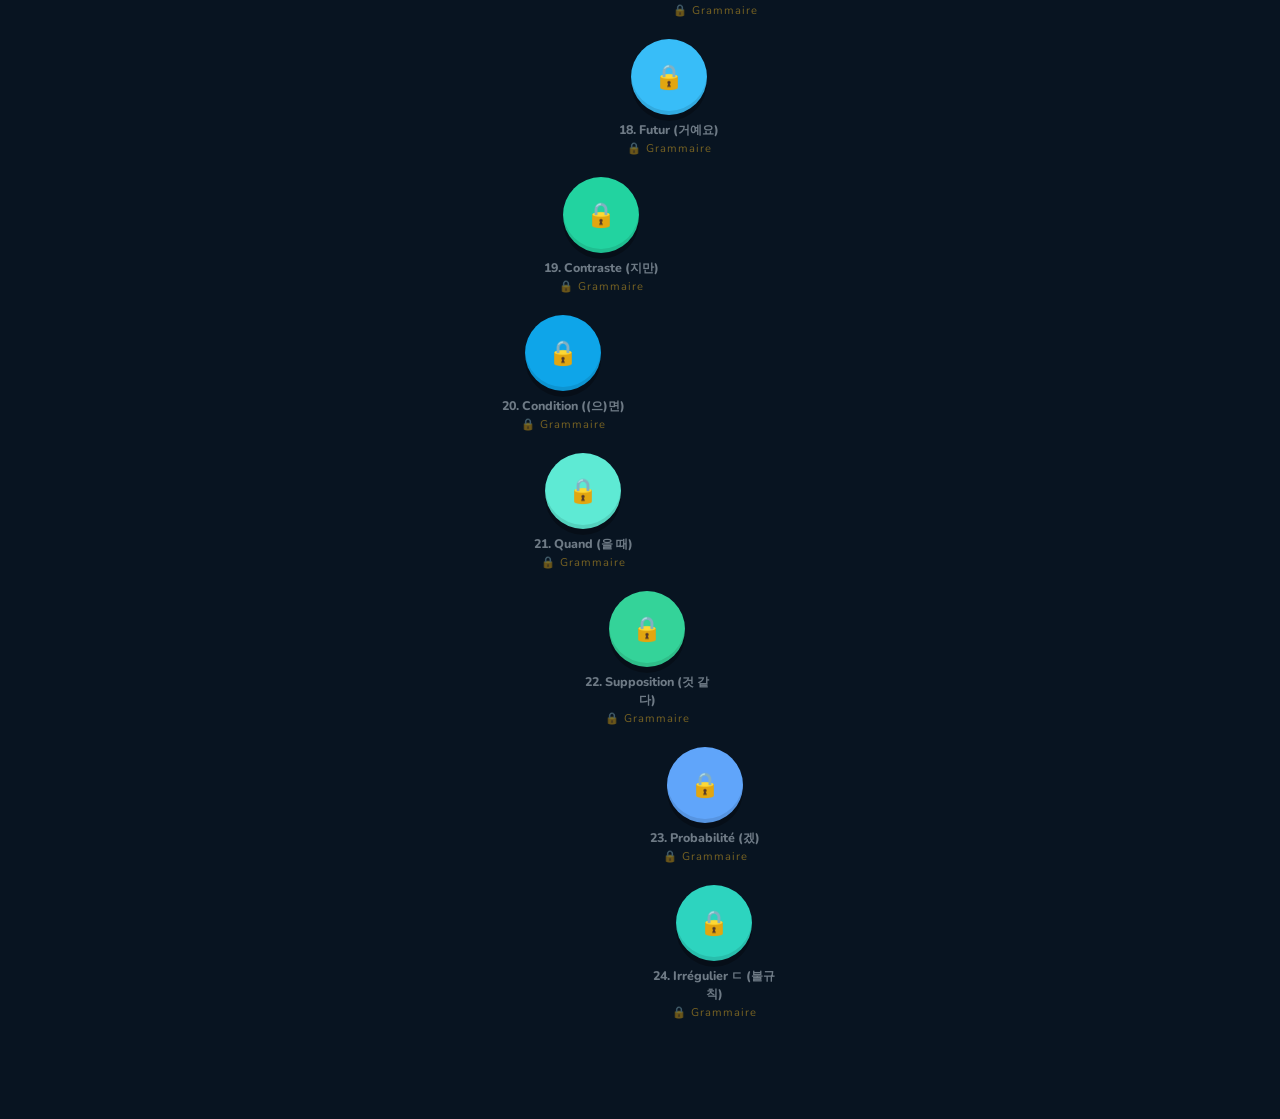
<file: korean_app.html>
<!DOCTYPE html>
<html lang="fr">
<head>
<meta charset="UTF-8">
<meta name="viewport" content="width=device-width, initial-scale=1.0">
<title>한국어 — Apprendre le coréen</title>
<link href="https://fonts.googleapis.com/css2?family=Nunito:wght@400;600;700;800;900&family=Noto+Sans+KR:wght@400;700;900&display=swap" rel="stylesheet">
<style>
:root {
  --bg: #081421;
  --surface: #0f2233;
  --surface2: #163149;
  --border: #1f4459;
  --accent: #ff6b6b;
  --accent2: #20c4d6;
  --green: #4ade80;
  --yellow: #fbbf24;
  --blue: #38bdf8;
  --text: #eaf6ff;
  --muted: #7fa0b8;
  --radius: 16px;
}
* { box-sizing: border-box; margin: 0; padding: 0; }
body {
  font-family: 'Nunito', sans-serif;
  background: var(--bg);
  color: var(--text);
  min-height: 100vh;
  overflow-x: hidden;
}

/* ── SCREENS ── */
.screen { display: none; min-height: 100vh; }
.screen.active { display: flex; flex-direction: column; }

/* ── TOP BAR ── */
.topbar {
  display: flex; align-items: center; justify-content: space-between;
  padding: 16px 20px;
  background: var(--surface);
  border-bottom: 1px solid var(--border);
  position: sticky; top: 0; z-index: 10;
}
.logo { font-size: 1.3rem; font-weight: 900; letter-spacing: -1px; }
.logo span { color: var(--accent); }
.topbar-stats { display: flex; gap: 16px; align-items: center; }
.stat-pill {
  display: flex; align-items: center; gap: 5px;
  background: var(--surface2); border-radius: 20px;
  padding: 5px 12px; font-size: 0.85rem; font-weight: 700;
}

/* ── HOME ── */
.home-content { padding: 24px 20px; flex: 1; }
.welcome { margin-bottom: 28px; }
.welcome h1 { font-size: 1.8rem; font-weight: 900; line-height: 1.2; }
.welcome h1 em { color: var(--accent); font-style: normal; }
.welcome p { color: var(--muted); margin-top: 6px; font-size: 0.95rem; }

.progress-card {
  background: linear-gradient(135deg, var(--accent2), var(--accent));
  border-radius: var(--radius); padding: 20px; margin-bottom: 28px;
  position: relative; overflow: hidden;
}
.progress-card::before {
  content: '한국어';
  position: absolute; right: -10px; top: -10px;
  font-family: 'Noto Sans KR', sans-serif;
  font-size: 5rem; font-weight: 900; opacity: 0.1; line-height: 1;
}
.progress-card h3 { font-size: 0.85rem; opacity: 0.85; margin-bottom: 4px; }
.progress-card .xp-num { font-size: 2rem; font-weight: 900; }
.xp-bar-wrap { background: rgba(0,0,0,0.3); border-radius: 99px; height: 8px; margin-top: 10px; }
.xp-bar { background: white; border-radius: 99px; height: 8px; transition: width 0.5s ease; }

.section-label {
  font-size: 0.75rem; font-weight: 800; letter-spacing: 0.1em;
  text-transform: uppercase; color: var(--muted); margin-bottom: 14px;
}
.lessons-grid { display: grid; grid-template-columns: 1fr 1fr; gap: 12px; margin-bottom: 28px; }
.lesson-card {
  background: var(--surface); border: 2px solid var(--border);
  border-radius: var(--radius); padding: 18px 16px;
  cursor: pointer; transition: all 0.2s; position: relative; overflow: hidden;
}
.lesson-card:hover { border-color: var(--accent); transform: translateY(-2px); }
.lesson-card.locked { opacity: 0.4; cursor: not-allowed; }
.lesson-card .lesson-icon { font-size: 2rem; margin-bottom: 8px; }
.lesson-card .lesson-name { font-size: 0.9rem; font-weight: 800; }
.lesson-card .lesson-count { font-size: 0.75rem; color: var(--muted); margin-top: 2px; }
.lesson-card .lesson-progress {
  position: absolute; bottom: 0; left: 0;
  height: 3px; background: var(--green); border-radius: 0 0 0 var(--radius);
  transition: width 0.5s;
}
.lesson-card .stars { font-size: 0.75rem; margin-top: 8px; }

/* ── LESSON SCREEN ── */
.lesson-header {
  display: flex; align-items: center; gap: 12px;
  padding: 16px 20px; background: var(--surface);
  border-bottom: 1px solid var(--border);
}
.back-btn {
  background: var(--surface2); border: none; color: var(--text);
  width: 36px; height: 36px; border-radius: 50%; cursor: pointer;
  font-size: 1.1rem; display: flex; align-items: center; justify-content: center;
}
.back-btn:hover { background: var(--border); }
.lesson-title { font-weight: 800; font-size: 1.1rem; flex: 1; }
.lesson-progress-bar {
  flex: 1; background: var(--border); border-radius: 99px; height: 8px;
}
.lesson-progress-fill {
  background: linear-gradient(90deg, var(--accent2), var(--accent));
  height: 8px; border-radius: 99px; transition: width 0.4s ease;
}

.lesson-body { flex: 1; padding: 24px 20px; display: flex; flex-direction: column; }
.exercise-type {
  font-size: 0.75rem; font-weight: 800; letter-spacing: 0.08em;
  text-transform: uppercase; color: var(--accent); margin-bottom: 6px;
}
.exercise-prompt { font-size: 1.5rem; font-weight: 900; margin-bottom: 6px; line-height: 1.3; }
.exercise-sub { color: var(--muted); font-size: 0.9rem; margin-bottom: 28px; }

/* FLASHCARD */
.flashcard-wrap {
  perspective: 1000px; flex: 1; display: flex;
  align-items: center; justify-content: center; margin-bottom: 24px;
}
.flashcard {
  width: 100%; max-width: 360px; height: 220px;
  position: relative; cursor: pointer;
  transform-style: preserve-3d; transition: transform 0.5s;
}
.flashcard.flipped { transform: rotateY(180deg); }
.card-face {
  position: absolute; inset: 0; backface-visibility: hidden;
  background: var(--surface); border: 2px solid var(--border);
  border-radius: 20px; display: flex; flex-direction: column;
  align-items: center; justify-content: center; padding: 24px;
  text-align: center;
}
.card-back { transform: rotateY(180deg); background: var(--surface2); border-color: var(--accent2); }
.card-korean { font-family: 'Noto Sans KR', sans-serif; font-size: 2.5rem; font-weight: 900; color: var(--text); }
.card-roman { font-size: 1rem; color: var(--accent2); margin-top: 6px; }
.card-french { font-size: 1.4rem; font-weight: 800; color: var(--green); }
.card-example { font-size: 0.82rem; color: var(--muted); margin-top: 10px; font-style: italic; }
.card-hint { font-size: 0.75rem; color: var(--muted); position: absolute; bottom: 14px; }

/* QCM OPTIONS */
.options-grid { display: grid; grid-template-columns: 1fr 1fr; gap: 10px; margin-bottom: 20px; }
.opt {
  background: var(--surface); border: 2px solid var(--border);
  border-radius: 14px; padding: 16px 12px; cursor: pointer;
  font-size: 1rem; font-weight: 700; color: var(--text);
  transition: all 0.15s; text-align: center; line-height: 1.3;
}
.opt:hover:not(:disabled) { border-color: var(--accent2); background: var(--surface2); }
.opt.correct { border-color: var(--green); background: rgba(52,212,122,0.15); color: var(--green); }
.opt.wrong { border-color: var(--accent); background: rgba(255,75,110,0.15); color: var(--accent); }
.opt.reveal { border-color: var(--green); background: rgba(52,212,122,0.1); }

/* INPUT */
.input-wrap { display: flex; gap: 10px; margin-bottom: 20px; }
.answer-input {
  flex: 1; background: var(--surface); border: 2px solid var(--border);
  border-radius: 14px; padding: 16px; font-size: 1.1rem; font-weight: 700;
  color: var(--text); outline: none; font-family: 'Nunito', sans-serif;
}
.answer-input:focus { border-color: var(--accent2); }
.answer-input.correct { border-color: var(--green); background: rgba(52,212,122,0.1); }
.answer-input.wrong { border-color: var(--accent); background: rgba(255,75,110,0.1); }
.submit-btn {
  background: var(--accent2); border: none; border-radius: 14px;
  padding: 0 20px; color: white; font-size: 1.2rem; cursor: pointer;
}
.submit-btn:hover { opacity: 0.85; }

/* FEEDBACK */
.feedback-bar {
  border-radius: 14px; padding: 14px 18px; margin-bottom: 16px;
  font-weight: 700; display: none; align-items: center; gap: 10px;
}
.feedback-bar.show { display: flex; }
.feedback-bar.ok { background: rgba(52,212,122,0.15); color: var(--green); border: 1.5px solid var(--green); }
.feedback-bar.ko { background: rgba(255,75,110,0.15); color: var(--accent); border: 1.5px solid var(--accent); }

/* BOTTOM BTN */
.bottom-btn {
  background: linear-gradient(135deg, var(--accent2), var(--accent));
  border: none; border-radius: var(--radius); padding: 18px;
  color: white; font-size: 1.1rem; font-weight: 800;
  cursor: pointer; width: 100%; margin-top: auto;
  transition: transform 0.1s, opacity 0.2s;
}
.bottom-btn:hover { opacity: 0.9; transform: scale(0.99); }
.bottom-btn:disabled { opacity: 0.4; cursor: not-allowed; transform: none; }

/* RESULT SCREEN */
.result-body {
  flex: 1; display: flex; flex-direction: column;
  align-items: center; justify-content: center; padding: 32px 24px;
  text-align: center;
}
.result-emoji { font-size: 5rem; margin-bottom: 16px; animation: pop 0.4s ease; }
@keyframes pop { from { transform: scale(0.5); opacity: 0; } to { transform: scale(1); opacity: 1; } }
.result-title { font-size: 2rem; font-weight: 900; margin-bottom: 8px; }
.result-sub { color: var(--muted); margin-bottom: 32px; font-size: 0.95rem; }
.result-stats { display: flex; gap: 20px; margin-bottom: 36px; }
.result-stat { background: var(--surface); border-radius: var(--radius); padding: 18px 24px; }
.result-stat .num { font-size: 2rem; font-weight: 900; }
.result-stat .label { font-size: 0.8rem; color: var(--muted); margin-top: 2px; }
.result-stat.green .num { color: var(--green); }
.result-stat.red .num { color: var(--accent); }
.result-stat.yellow .num { color: var(--yellow); }

/* NOTIFICATION */
.notif {
  position: fixed; top: 80px; left: 50%; transform: translateX(-50%) translateY(-20px);
  background: var(--green); color: #0f1117; border-radius: 20px;
  padding: 8px 20px; font-weight: 800; font-size: 0.9rem;
  opacity: 0; pointer-events: none; transition: all 0.3s; z-index: 999;
}
.notif.show { opacity: 1; transform: translateX(-50%) translateY(0); }

/* MISC */
.speak-btn {
  background: var(--surface2); border: 1.5px solid var(--border);
  border-radius: 50%; width: 40px; height: 40px; color: var(--text);
  cursor: pointer; font-size: 1.1rem; display: flex; align-items: center; justify-content: center;
  margin: 0 auto 16px;
}
.speak-btn:hover { border-color: var(--accent2); color: var(--accent2); }

.nav-tabs {
  display: flex; background: var(--surface);
  border-top: 1px solid var(--border);
  position: sticky; bottom: 0;
}
.nav-tab {
  flex: 1; padding: 12px; text-align: center; cursor: pointer;
  font-size: 0.7rem; font-weight: 700; color: var(--muted);
  border: none; background: none; display: flex; flex-direction: column;
  align-items: center; gap: 3px; transition: color 0.2s;
}
.nav-tab.active { color: var(--accent); }
.nav-tab span { font-size: 1.3rem; }

.mode-selector { display: flex; gap: 8px; margin-bottom: 24px; flex-wrap: wrap; }
.mode-btn {
  background: var(--surface2); border: 1.5px solid var(--border);
  border-radius: 99px; padding: 8px 16px; color: var(--muted);
  cursor: pointer; font-size: 0.82rem; font-weight: 700;
  transition: all 0.2s;
}
.mode-btn.active { background: var(--accent2); border-color: var(--accent2); color: white; }

.hearts { display: flex; gap: 4px; }
.heart { font-size: 1.1rem; }

/* DICT screen */
.dict-body { padding: 16px 20px 0; flex: 1; display: flex; flex-direction: column; min-height: 0; }
.dict-search {
  width: 100%; background: var(--surface); border: 2px solid var(--border);
  border-radius: 14px; padding: 14px 18px; color: var(--text);
  font-size: 1rem; outline: none; font-family: 'Nunito', sans-serif;
  margin-bottom: 12px;
}
.dict-search:focus { border-color: var(--accent2); }
.dict-chips { display: flex; gap: 8px; overflow-x: auto; padding-bottom: 12px; -webkit-overflow-scrolling: touch; }
.dict-chips::-webkit-scrollbar { height: 0; }
.dict-chip {
  background: var(--surface); border: 2px solid var(--border); border-radius: 20px;
  padding: 7px 14px; white-space: nowrap; color: var(--muted); cursor: pointer;
  font-size: 0.8rem; font-weight: 700; transition: all 0.2s; flex-shrink: 0;
}
.dict-chip:hover { border-color: var(--accent2); }
.dict-chip.active { background: var(--accent2); border-color: var(--accent2); color: #04222b; }
.dict-list { display: flex; flex-direction: column; gap: 8px; overflow-y: auto; flex: 1; padding-bottom: 20px; }
.dict-group-header { display: flex; align-items: center; gap: 8px; margin: 14px 0 4px; }
.dict-group-header:first-child { margin-top: 2px; }
.dict-group-header .dg-icon { font-size: 1.2rem; }
.dict-group-header .dg-name { font-weight: 800; font-size: 0.95rem; }
.dict-group-header .dg-count {
  font-size: 0.7rem; color: var(--muted); background: var(--surface2);
  border-radius: 20px; padding: 2px 9px; font-weight: 800;
}
.dict-group-header .dg-line { flex: 1; height: 1.5px; background: var(--border); border-radius: 2px; }
.dict-item {
  background: var(--surface); border: 1.5px solid var(--border);
  border-radius: 12px; padding: 12px 14px;
  display: flex; align-items: center; justify-content: space-between; gap: 10px;
}
.dict-item .dk { font-family: 'Noto Sans KR', sans-serif; font-size: 1.1rem; font-weight: 700; }
.dict-item .dr { font-size: 0.78rem; color: var(--accent2); font-weight: 700; }
.dict-item .df { font-size: 0.9rem; color: var(--muted); margin-top: 2px; }
.dict-speak {
  background: var(--surface2); border: none; border-radius: 10px; cursor: pointer;
  color: var(--muted); font-size: 1rem; width: 38px; height: 38px; flex-shrink: 0;
  transition: color 0.2s, background 0.2s;
}
.dict-speak:hover { color: var(--accent2); background: var(--border); }
.dict-empty { text-align: center; color: var(--muted); padding: 48px 20px; font-weight: 600; line-height: 1.6; }

/* ── GRAMMAR SCREEN ── */
.grammar-tabs { display: flex; gap: 8px; padding: 14px 20px 0; overflow-x: auto; }
.grammar-tab {
  background: var(--surface); border: 2px solid var(--border);
  border-radius: 20px; padding: 8px 16px; white-space: nowrap;
  color: var(--muted); cursor: pointer; font-size: 0.82rem; font-weight: 700;
  transition: all 0.2s;
}
.grammar-tab.active { background: var(--accent2); border-color: var(--accent2); color: white; }

.grammar-content { padding: 20px; flex: 1; overflow-y: auto; }

.grammar-rule {
  background: var(--surface); border: 2px solid var(--border);
  border-radius: var(--radius); padding: 18px; margin-bottom: 16px;
}
.grammar-rule h3 {
  font-size: 1.2rem; font-weight: 900; color: var(--accent2); margin-bottom: 6px;
  font-family: 'Noto Sans KR', sans-serif;
}
.grammar-rule .rule-desc { color: var(--muted); font-size: 0.88rem; margin-bottom: 12px; line-height: 1.5; }
.formula-box {
  background: var(--surface2); border-left: 3px solid var(--accent2);
  border-radius: 8px; padding: 12px 14px; margin-bottom: 12px; font-size: 0.9rem;
}
.formula-box .f-label { font-size: 0.72rem; color: var(--muted); font-weight: 700; text-transform: uppercase; letter-spacing: 0.06em; margin-bottom: 4px; }
.formula-box .f-formula { font-weight: 800; color: var(--text); margin-bottom: 2px; }
.formula-box .f-example { color: var(--accent2); font-size: 0.85rem; }
.formula-box .f-trans { color: var(--muted); font-size: 0.8rem; }

.examples-list { display: flex; flex-direction: column; gap: 8px; }
.example-row {
  background: var(--surface2); border-radius: 10px; padding: 12px 14px;
  display: flex; align-items: center; gap: 10px;
}
.example-row .ex-kr { font-family: 'Noto Sans KR', sans-serif; font-size: 1rem; font-weight: 700; flex: 1; }
.example-row .ex-fr { font-size: 0.82rem; color: var(--muted); }
.example-row .speak-mini { background: none; border: none; color: var(--muted); cursor: pointer; font-size: 0.95rem; }

/* GRAMMAR EXERCISES */
.gram-ex-card {
  background: var(--surface); border: 2px solid var(--border);
  border-radius: var(--radius); padding: 18px; margin-bottom: 14px;
}
.gram-ex-card .ex-num { font-size: 0.72rem; font-weight: 800; color: var(--accent); letter-spacing: 0.08em; text-transform: uppercase; margin-bottom: 6px; }
.gram-ex-card .ex-q { font-size: 1rem; font-weight: 700; margin-bottom: 14px; line-height: 1.5; }
.gram-ex-card .ex-q .blank {
  display: inline-block; min-width: 80px; border-bottom: 2px solid var(--accent2);
  text-align: center; color: var(--accent2); font-weight: 800;
}

/* Word-order drag game */
.word-bank { display: flex; flex-wrap: wrap; gap: 8px; margin-bottom: 14px; min-height: 44px; }
.word-chip {
  background: var(--surface2); border: 2px solid var(--border);
  border-radius: 10px; padding: 8px 14px; cursor: pointer;
  font-size: 0.95rem; font-weight: 700; transition: all 0.15s;
  font-family: 'Noto Sans KR', sans-serif;
}
.word-chip:hover { border-color: var(--accent2); color: var(--accent2); }
.word-chip.used { opacity: 0.3; pointer-events: none; }
.answer-zone {
  min-height: 52px; background: var(--surface2); border: 2px dashed var(--border);
  border-radius: 12px; padding: 10px; display: flex; flex-wrap: wrap; gap: 8px;
  margin-bottom: 12px;
}
.answer-zone .word-chip { background: var(--accent2); border-color: var(--accent2); color: white; }
.answer-zone.correct { border-color: var(--green); border-style: solid; }
.answer-zone.wrong { border-color: var(--accent); border-style: solid; }

/* Reading comprehension */
.reading-text {
  background: var(--surface2); border-radius: 12px; padding: 16px;
  font-size: 0.95rem; line-height: 1.8; margin-bottom: 16px;
  font-family: 'Noto Sans KR', sans-serif; border-left: 3px solid var(--accent2);
}
.reading-q { font-weight: 700; margin-bottom: 10px; }
.reading-opts { display: flex; flex-direction: column; gap: 8px; }

/* ── DUOLINGO TEACH + PAIRS ── */
.opt.selected { border-color: var(--accent2); background: var(--surface2); }
.teach-card {
  background: var(--surface); border: 2px solid var(--border);
  border-radius: 20px; padding: 32px 24px; text-align: center;
  margin: 8px 0 24px; display: flex; flex-direction: column; align-items: center;
}
.teach-kr { font-family: 'Noto Sans KR', sans-serif; font-size: 3rem; font-weight: 900; line-height: 1.2; }
.teach-roman { color: var(--accent2); font-size: 1.1rem; margin-top: 6px; }
.teach-fr { font-size: 1.5rem; font-weight: 800; color: var(--green); margin-top: 14px; }
.teach-scroll { flex: 1; overflow-y: auto; margin-bottom: 16px; }
.speak-btn.big { width: 60px; height: 60px; font-size: 1.5rem; margin: 16px auto 4px; }

.pairs-grid { display: flex; gap: 14px; margin: 8px 0 20px; }
.pairs-col { flex: 1; display: flex; flex-direction: column; gap: 10px; }
.pair-chip {
  background: var(--surface); border: 2px solid var(--border);
  border-radius: 14px; padding: 16px 10px; cursor: pointer;
  font-weight: 700; text-align: center; transition: all 0.15s; font-size: 0.95rem;
}
.pair-chip.korean { font-family: 'Noto Sans KR', sans-serif; }
.pair-chip:hover:not(.done) { border-color: var(--accent2); }
.pair-chip.sel { border-color: var(--accent2); background: var(--surface2); }
.pair-chip.done { opacity: 0.3; pointer-events: none; border-color: var(--green); }
.pair-chip.shake { animation: shake 0.4s; border-color: var(--accent); }
@keyframes shake { 0%,100%{transform:translateX(0)} 25%{transform:translateX(-6px)} 75%{transform:translateX(6px)} }
.word-chip.placed { background: var(--accent2); border-color: var(--accent2); color: #fff; }

/* ═══════════ DUOLINGO PATH HOME ═══════════ */
:root { --duo-green: #4ade80; --gold: #fbbf24; }
.home-content { padding: 20px 20px 28px; }

/* Progress card refresh */
.progress-card {
  display: grid; grid-template-columns: 1fr auto; align-items: center;
  gap: 14px; row-gap: 12px;
}
.progress-card::before { font-size: 4.5rem; }
.progress-card .pc-text h3 { font-size: 0.8rem; opacity: 0.9; margin-bottom: 2px; }
.progress-card .xp-num { font-size: 1.7rem; font-weight: 900; }
.xp-ring {
  width: 56px; height: 56px; border-radius: 50%;
  display: flex; align-items: center; justify-content: center;
  font-size: 0.78rem; font-weight: 900; color: #fff;
  background: conic-gradient(#fff calc(var(--p,0)*1%), rgba(255,255,255,0.25) 0);
}
.xp-ring span {
  width: 44px; height: 44px; border-radius: 50%;
  background: var(--accent2); display: flex; align-items: center; justify-content: center;
}
.xp-bar-wrap { grid-column: 1 / -1; }

/* The path */
.path {
  position: relative; display: flex; flex-direction: column;
  align-items: center; gap: 22px; padding: 16px 0 8px; margin-top: 22px;
}
.unit-banner {
  width: 100%; border-radius: 18px; padding: 14px 18px; margin: 14px 0 6px;
  display: flex; align-items: center; gap: 12px; color: #fff;
  box-shadow: 0 4px 0 rgba(0,0,0,0.28);
}
.unit-banner .ub-emoji { font-size: 1.6rem; }
.unit-banner .ub-title { font-weight: 900; font-size: 1.05rem; line-height: 1.1; }
.unit-banner .ub-sub { font-size: 0.75rem; opacity: 0.9; font-weight: 700; }

.node-wrap { display: flex; flex-direction: column; align-items: center; position: relative; }
.node-ring {
  position: absolute; top: -7px; left: 50%; transform: translateX(-50%);
  width: 90px; height: 90px; border-radius: 50%;
  background: conic-gradient(var(--duo-green) calc(var(--p,0)*1%), rgba(255,255,255,0.10) 0);
  -webkit-mask: radial-gradient(farthest-side, transparent calc(100% - 6px), #000 calc(100% - 6px));
          mask: radial-gradient(farthest-side, transparent calc(100% - 6px), #000 calc(100% - 6px));
}
.node {
  --c: var(--accent2);
  width: 76px; height: 76px; border-radius: 50%; border: none;
  position: relative; cursor: pointer; color: #fff; font-size: 2rem;
  display: flex; align-items: center; justify-content: center;
  background: var(--c);
  box-shadow: 0 6px 0 rgba(0,0,0,0.32), inset 0 -4px 0 rgba(0,0,0,0.16);
  transition: transform 0.12s ease, box-shadow 0.12s ease, filter 0.2s;
}
.node:hover:not(.locked) { filter: brightness(1.08); }
.node:active:not(.locked) {
  transform: translateY(4px);
  box-shadow: 0 2px 0 rgba(0,0,0,0.32), inset 0 -4px 0 rgba(0,0,0,0.16);
}
.node.completed { --c: var(--duo-green); }
.node.locked {
  --c: var(--surface2); color: var(--muted); cursor: not-allowed;
  box-shadow: 0 6px 0 rgba(0,0,0,0.28), inset 0 -4px 0 rgba(0,0,0,0.1);
  font-size: 1.5rem;
}
.node.current { animation: bob 1.7s ease-in-out infinite; }
@keyframes bob { 0%,100%{ transform: translateY(0); } 50%{ transform: translateY(-7px); } }
.node .check {
  position: absolute; bottom: -2px; right: -2px;
  width: 26px; height: 26px; border-radius: 50%; background: var(--gold);
  color: #1a1d27; font-size: 0.85rem; font-weight: 900;
  display: flex; align-items: center; justify-content: center;
  box-shadow: 0 2px 4px rgba(0,0,0,0.4);
}
.node-name { font-size: 0.78rem; font-weight: 800; margin-top: 6px; text-align: center; max-width: 130px; }
.node-stars { font-size: 0.7rem; margin-top: 2px; letter-spacing: 1px; color: var(--gold); height: 14px; }
.node-name.dim, .node-stars.dim { opacity: 0.45; }
.start-bubble {
  position: absolute; top: -30px; background: #fff; color: var(--accent);
  font-weight: 900; font-size: 0.66rem; letter-spacing: 0.09em;
  padding: 6px 12px; border-radius: 12px; white-space: nowrap;
  box-shadow: 0 3px 0 rgba(0,0,0,0.18); animation: bob 1.7s ease-in-out infinite;
}
.start-bubble::after {
  content: ''; position: absolute; bottom: -6px; left: 50%; transform: translateX(-50%);
  border-left: 6px solid transparent; border-right: 6px solid transparent; border-top: 6px solid #fff;
}

@media (prefers-reduced-motion: reduce) {
  .node.current, .start-bubble { animation: none; }
  * { scroll-behavior: auto; }
}

/* ── Cloud sync ── */
.profile-pill { cursor: pointer; font: inherit; border: 1px solid var(--border); }
.profile-pill:hover { background: var(--border); }
.sync-overlay {
  position: fixed; inset: 0; background: rgba(0,0,0,.6);
  -webkit-backdrop-filter: blur(4px); backdrop-filter: blur(4px);
  display: none; align-items: center; justify-content: center; z-index: 200; padding: 20px;
}
.sync-overlay.show { display: flex; }
.sync-modal {
  background: var(--surface); border: 1px solid var(--border); border-radius: 20px;
  padding: 24px; width: 100%; max-width: 380px; box-shadow: 0 20px 60px rgba(0,0,0,.5);
  animation: syncPop .2s ease;
}
@keyframes syncPop { from { transform: scale(.92); opacity: 0; } to { transform: scale(1); opacity: 1; } }
.sync-head { font-size: 1.25rem; font-weight: 900; margin-bottom: 8px; }
.sync-desc { font-size: .85rem; opacity: .8; line-height: 1.5; margin-bottom: 16px; }
.sync-input {
  width: 100%; padding: 14px 16px; border-radius: 12px; border: 2px solid var(--border);
  background: var(--bg); color: var(--text); font-size: 1rem; margin-bottom: 14px; outline: none;
}
.sync-input:focus { border-color: var(--accent2); }
.sync-status { font-size: .85rem; min-height: 20px; margin-bottom: 12px; text-align: center; }
.sync-status.ok { color: #34d399; }
.sync-status.err { color: var(--accent); }
.sync-status.load { color: var(--accent2); }
.sync-btn {
  width: 100%; padding: 14px; border-radius: 12px; border: none; font-size: .95rem;
  font-weight: 800; cursor: pointer; margin-bottom: 10px; background: var(--surface2); color: var(--text);
}
.sync-btn.primary { background: linear-gradient(135deg, var(--accent2), var(--accent)); color: #fff; }
.sync-btn.ghost { background: transparent; opacity: .6; margin-bottom: 0; }
</style>
</head>
<body>

<!-- NOTIFICATION -->
<div class="notif" id="notif"></div>

<!-- SAUVEGARDE FICHIER MODAL -->
<div class="sync-overlay" id="sync-overlay" onclick="if(event.target===this)closeSync()">
  <div class="sync-modal">
    <div class="sync-head">💾 Sauvegarder ma progression</div>
    <p class="sync-desc">Mets ton pseudo, puis <b>Exporter</b> pour télécharger un fichier <b>.csv</b>. Sur ton téléphone, ouvre l'app et clique <b>Importer</b> en choisissant ce fichier pour retrouver ta progression.</p>
    <input class="sync-input" id="sync-pseudo" placeholder="Ton pseudo" maxlength="24" autocomplete="off" spellcheck="false">
    <div class="sync-status" id="sync-status"></div>
    <button class="sync-btn primary" onclick="exportCSV()">📤 Exporter (.csv)</button>
    <button class="sync-btn" onclick="importCSVClick()">📥 Importer (.csv)</button>
    <button class="sync-btn ghost" onclick="closeSync()">Fermer</button>
    <input type="file" id="csv-file" accept=".csv,text/csv" style="display:none" onchange="importCSV(this)">
  </div>
</div>

<!-- ══════════════ HOME ══════════════ -->
<div class="screen active" id="screen-home">
  <div class="topbar">
    <div class="logo">한<span>국</span>어</div>
    <div class="topbar-stats">
      <button class="stat-pill profile-pill" onclick="openSync()">💾 <span id="profile-name">Sauver</span></button>
      <div class="stat-pill">👑 <span id="crown-count">0</span></div>
      <div class="stat-pill">🔥 <span id="streak">0</span></div>
      <div class="stat-pill">⭐ <span id="xp-display">0</span></div>
    </div>
  </div>
  <div class="home-content">
    <div class="progress-card">
      <div class="pc-text">
        <h3>Progression totale</h3>
        <div class="xp-num"><span id="xp-big">0</span> XP</div>
      </div>
      <div class="xp-ring" id="xp-ring"><span id="xp-pct">0%</span></div>
      <div class="xp-bar-wrap"><div class="xp-bar" id="xp-bar" style="width:0%"></div></div>
    </div>

    <div class="path" id="path"></div>
  </div>
  <div class="nav-tabs">
    <button class="nav-tab active" onclick="showTab('home')"><span>🏠</span>Accueil</button>
    <button class="nav-tab" onclick="showTab('grammar')"><span>📝</span>Phrases</button>
    <button class="nav-tab" onclick="showTab('dict')"><span>📖</span>Dico</button>
  </div>
</div>

<!-- ══════════════ LESSON ══════════════ -->
<div class="screen" id="screen-lesson">
  <div class="lesson-header">
    <button class="back-btn" onclick="goHome()">←</button>
    <div id="lesson-icon-title" style="font-size:1.3rem"></div>
    <div class="lesson-title" id="lesson-title-text"></div>
    <div class="hearts" id="hearts-display"></div>
    <div style="width:100px">
      <div class="lesson-progress-bar">
        <div class="lesson-progress-fill" id="lesson-prog-fill" style="width:0%"></div>
      </div>
    </div>
  </div>
  <div class="lesson-body" id="lesson-body"></div>
</div>

<!-- ══════════════ RESULT ══════════════ -->
<div class="screen" id="screen-result">
  <div class="result-body">
    <div class="result-emoji" id="result-emoji">🎉</div>
    <div class="result-title" id="result-title">Bravo !</div>
    <div class="result-sub" id="result-sub"></div>
    <div class="result-stats">
      <div class="result-stat green">
        <div class="num" id="res-correct">0</div>
        <div class="label">Corrects</div>
      </div>
      <div class="result-stat red">
        <div class="num" id="res-wrong">0</div>
        <div class="label">Erreurs</div>
      </div>
      <div class="result-stat yellow">
        <div class="num" id="res-xp">0</div>
        <div class="label">XP gagnés</div>
      </div>
    </div>
    <button class="bottom-btn" onclick="goHome()" style="max-width:320px">Retour à l'accueil</button>
    <button class="bottom-btn" id="retry-btn" onclick="retryLesson()" style="max-width:320px;margin-top:10px;background:var(--surface);color:var(--text);border:2px solid var(--border);">Réessayer</button>
  </div>
</div>

<!-- ══════════════ DICT ══════════════ -->
<div class="screen" id="screen-dict">
  <div class="topbar">
    <div class="logo">한<span>국</span>어</div>
    <div class="topbar-stats">
      <div class="stat-pill">🔥 <span id="streak2">0</span></div>
      <div class="stat-pill">⭐ <span id="xp-display2">0</span></div>
    </div>
  </div>
  <div class="dict-body">
    <div class="section-label" style="margin-bottom:10px">Dictionnaire · <span id="dict-count">0</span> mots</div>
    <input class="dict-search" placeholder="Chercher un mot, une traduction..." id="dict-input" oninput="filterDict()">
    <div class="dict-chips" id="dict-chips"></div>
    <div class="dict-list" id="dict-list"></div>
  </div>
  <div class="nav-tabs">
    <button class="nav-tab" onclick="showTab('home')"><span>🏠</span>Accueil</button>
    <button class="nav-tab" onclick="showTab('grammar')"><span>📝</span>Phrases</button>
    <button class="nav-tab active" onclick="showTab('dict')"><span>📖</span>Dico</button>
  </div>
</div>

<!-- ══════════════ GRAMMAR ══════════════ -->
<div class="screen" id="screen-grammar">
  <div class="topbar">
    <div class="logo">한<span>국</span>어</div>
    <div class="topbar-stats">
      <div class="stat-pill">🔥 <span id="streak3">0</span></div>
      <div class="stat-pill">⭐ <span id="xp-display3">0</span></div>
    </div>
  </div>
  <div class="grammar-tabs" id="grammar-tabs">
    <button class="grammar-tab active" onclick="showGrammarTab(0)">-(으)ㄹ래요</button>
    <button class="grammar-tab" onclick="showGrammarTab(1)">-고 싶다</button>
    <button class="grammar-tab" onclick="showGrammarTab(2)">-어/아 주세요</button>
    <button class="grammar-tab" onclick="showGrammarTab(3)">☕ Café</button>
    <button class="grammar-tab" onclick="showGrammarTab(4)">✏️ Exercices</button>
    <button class="grammar-tab" onclick="showGrammarTab(5)">📖 Lecture</button>
  </div>
  <div class="grammar-content" id="grammar-content"></div>
  <div class="nav-tabs">
    <button class="nav-tab" onclick="showTab('home')"><span>🏠</span>Accueil</button>
    <button class="nav-tab active" onclick="showTab('grammar')"><span>📝</span>Phrases</button>
    <button class="nav-tab" onclick="showTab('dict')"><span>📖</span>Dico</button>
  </div>
</div>

<script>
// ══════════════════════════════════════
// VOCABULARY DATA
// ══════════════════════════════════════
const lessons = [
  {
    id: 'basics', icon: '👋', name: 'Salutations', color: '#7c6af7',
    words: [
      { k:'안녕하세요', r:'annyeonghaseyo', f:'Bonjour (poli)' },
      { k:'안녕', r:'annyeong', f:'Salut (informel)' },
      { k:'감사합니다', r:'gamsahamnida', f:'Merci (poli)' },
      { k:'고마워', r:'gomawo', f:'Merci (informel)' },
      { k:'죄송합니다', r:'joesonghamnida', f:'Pardon / Désolé' },
      { k:'괜찮아요', r:'gwaenchanayo', f:"C'est bon / Ça va" },
      { k:'네', r:'ne', f:'Oui' },
      { k:'아니요', r:'aniyo', f:'Non' },
      { k:'안녕히 가세요', r:'annyeonghi gaseyo', f:'Au revoir (à celui qui part)' },
      { k:'반갑습니다', r:'bangapseumnida', f:'Enchanté(e)' },
    ]
  },
  {
    id: 'cafe', icon: '☕', name: 'Café & Boissons', color: '#ff8c42',
    words: [
      { k:'카페', r:'kape', f:'Café (lieu)' },
      { k:'직원', r:'jigwon', f:'Employé(e)' },
      { k:'메뉴', r:'menyu', f:'Menu' },
      { k:'음료', r:'eumnyo', f:'Boisson' },
      { k:'음식', r:'eumsik', f:'Nourriture' },
      { k:'쿠키', r:'kuki', f:'Cookie' },
      { k:'케이크', r:'keikeu', f:'Gâteau' },
      { k:'주문', r:'jumun', f:'Commande' },
      { k:'아메리카노', r:'amerikano', f:'Americano' },
      { k:'카페라테', r:'kaperrate', f:'Café latte' },
      { k:'아이스커피', r:'aiseukeopi', f:'Café glacé' },
      { k:'오렌지주스', r:'orenjijuseu', f:'Jus d\'orange' },
      { k:'주문하다', r:'jumunhada', f:'Commander' },
      { k:'기다리다', r:'gidarida', f:'Attendre' },
      { k:'선택하다', r:'seonteakhada', f:'Choisir' },
      { k:'결제하다', r:'gyeoljaehada', f:'Payer' },
    ]
  },
  {
    id: 'food', icon: '🍜', name: 'Nourriture', color: '#ff4b6e',
    words: [
      { k:'물', r:'mul', f:'Eau' },
      { k:'고기', r:'gogi', f:'Viande' },
      { k:'생선', r:'saengseon', f:'Poisson' },
      { k:'야채', r:'yachae', f:'Légumes' },
      { k:'과일', r:'gwail', f:'Fruits' },
      { k:'빵', r:'ppang', f:'Pain' },
      { k:'라면', r:'ramyeon', f:'Ramyeon (nouilles)' },
      { k:'김치', r:'gimchi', f:'Kimchi' },
      { k:'비빔밥', r:'bibimbap', f:'Bibimbap' },
      { k:'삼겹살', r:'samgyeopsal', f:'Poitrine de porc grillée' },
      { k:'떡볶이', r:'tteokbokki', f:'Gâteaux de riz épicés' },
      { k:'치킨', r:'chikin', f:'Poulet frit coréen' },
      { k:'커피', r:'keopi', f:'Café' },
      { k:'맥주', r:'maekju', f:'Bière' },
    ]
  },
  {
    id: 'market', icon: '🛒', name: 'Marché', color: '#34d47a',
    words: [
      { k:'마트', r:'mateu', f:'Supermarché' },
      { k:'사과', r:'sagwa', f:'Pomme' },
      { k:'바나나', r:'banana', f:'Banane' },
      { k:'딸기', r:'ttalgi', f:'Fraise' },
      { k:'감자', r:'gamja', f:'Pomme de terre' },
      { k:'당근', r:'danggeun', f:'Carotte' },
      { k:'양파', r:'yangpa', f:'Oignon' },
      { k:'우유', r:'uyu', f:'Lait' },
      { k:'콜라', r:'kolla', f:'Coca-Cola' },
      { k:'주스', r:'juseu', f:'Jus' },
      { k:'음료수', r:'eumnyosu', f:'Boisson' },
      { k:'가격', r:'gagyeok', f:'Prix' },
      { k:'영수증', r:'yeongsujeung', f:'Reçu' },
      { k:'냉장고', r:'naengjanggo', f:'Réfrigérateur' },
    ]
  },
  {
    id: 'numbers', icon: '🔢', name: 'Nombres', color: '#ffd447',
    words: [
      { k:'일', r:'il', f:'1' },
      { k:'이', r:'i', f:'2' },
      { k:'삼', r:'sam', f:'3' },
      { k:'사', r:'sa', f:'4' },
      { k:'오', r:'o', f:'5' },
      { k:'육', r:'yuk', f:'6' },
      { k:'칠', r:'chil', f:'7' },
      { k:'팔', r:'pal', f:'8' },
      { k:'구', r:'gu', f:'9' },
      { k:'십', r:'sip', f:'10' },
      { k:'백', r:'baek', f:'100' },
      { k:'천', r:'cheon', f:'1 000' },
      { k:'만', r:'man', f:'10 000' },
    ]
  },
  {
    id: 'days', icon: '📅', name: 'Jours & Temps', color: '#4b9eff',
    words: [
      { k:'월요일', r:'woryoil', f:'Lundi' },
      { k:'화요일', r:'hwayoil', f:'Mardi' },
      { k:'수요일', r:'suyoil', f:'Mercredi' },
      { k:'목요일', r:'mogyoil', f:'Jeudi' },
      { k:'금요일', r:'geumyoil', f:'Vendredi' },
      { k:'토요일', r:'toyoil', f:'Samedi' },
      { k:'일요일', r:'iryoil', f:'Dimanche' },
      { k:'오늘', r:'oneul', f:"Aujourd'hui" },
      { k:'어제', r:'eoje', f:'Hier' },
      { k:'내일', r:'naeil', f:'Demain' },
      { k:'지금', r:'jigeum', f:'Maintenant' },
      { k:'주말', r:'jumal', f:'Week-end' },
      { k:'이번 주', r:'ibeon ju', f:'Cette semaine' },
    ]
  },
  {
    id: 'places', icon: '🏙️', name: 'Lieux', color: '#ff8c42',
    words: [
      { k:'학교', r:'hakgyo', f:'École' },
      { k:'집', r:'jip', f:'Maison' },
      { k:'카페', r:'kape', f:'Café' },
      { k:'공원', r:'gongwon', f:'Parc' },
      { k:'병원', r:'byeongwon', f:'Hôpital' },
      { k:'은행', r:'eunhaeng', f:'Banque' },
      { k:'편의점', r:'pyeoneuijeom', f:'Épicerie 24h/24' },
      { k:'지하철역', r:'jihacheolyeok', f:'Station de métro' },
      { k:'공항', r:'gonghang', f:'Aéroport' },
      { k:'식당', r:'sikdang', f:'Restaurant' },
      { k:'호텔', r:'hotel', f:'Hôtel' },
      { k:'서점', r:'seojeom', f:'Librairie' },
      { k:'도서관', r:'doseogwan', f:'Bibliothèque' },
      { k:'화장실', r:'hwajangsil', f:'Toilettes' },
    ]
  },
  {
    id: 'actions', icon: '🏃', name: 'Actions', color: '#e040fb',
    words: [
      { k:'가다', r:'gada', f:'Aller' },
      { k:'오다', r:'oda', f:'Venir' },
      { k:'먹다', r:'meokda', f:'Manger' },
      { k:'마시다', r:'masida', f:'Boire' },
      { k:'보다', r:'boda', f:'Voir / Regarder' },
      { k:'읽다', r:'ikda', f:'Lire' },
      { k:'쓰다', r:'sseuda', f:'Écrire' },
      { k:'듣다', r:'deutda', f:'Écouter' },
      { k:'말하다', r:'malhada', f:'Parler' },
      { k:'공부하다', r:'gongbuhada', f:'Étudier' },
      { k:'일하다', r:'ilhada', f:'Travailler' },
      { k:'자다', r:'jada', f:'Dormir' },
      { k:'사다', r:'sada', f:'Acheter' },
      { k:'좋아하다', r:'joahada', f:'Aimer' },
      { k:'타다', r:'tada', f:'Monter / Prendre (transport)' },
    ]
  },
  {
    id: 'adjectives', icon: '✨', name: 'Adjectifs', color: '#00bcd4',
    words: [
      { k:'좋다', r:'jota', f:'Être bien / Bon' },
      { k:'나쁘다', r:'nappeuda', f:'Être mauvais' },
      { k:'크다', r:'keuda', f:'Être grand' },
      { k:'작다', r:'jakda', f:'Être petit' },
      { k:'많다', r:'manta', f:'Être nombreux / Beaucoup' },
      { k:'없다', r:'eopda', f:"Ne pas avoir / Il n'y a pas" },
      { k:'있다', r:'itda', f:'Avoir / Il y a' },
      { k:'맛있다', r:'masitda', f:'Être délicieux' },
      { k:'재미있다', r:'jaemiitda', f:'Être amusant' },
      { k:'비싸다', r:'bissada', f:'Être cher' },
      { k:'싸다', r:'ssada', f:'Être bon marché' },
      { k:'빠르다', r:'ppareuda', f:'Être rapide' },
      { k:'느리다', r:'neurida', f:'Être lent' },
      { k:'예쁘다', r:'yeppeuda', f:'Être joli / Beau' },
      { k:'힘들다', r:'himdeulda', f:'Être difficile / Épuisant' },
    ]
  },
  {
    id: 'body', icon: '🧍', name: 'Corps & Santé', color: '#ff7043',
    words: [
      { k:'머리', r:'meori', f:'Tête' },
      { k:'눈', r:'nun', f:'Yeux' },
      { k:'코', r:'ko', f:'Nez' },
      { k:'입', r:'ip', f:'Bouche' },
      { k:'손', r:'son', f:'Main' },
      { k:'발', r:'bal', f:'Pied' },
      { k:'몸', r:'mom', f:'Corps' },
      { k:'배', r:'bae', f:'Ventre' },
      { k:'아프다', r:'apeuda', f:'Avoir mal / Être malade' },
      { k:'피곤하다', r:'pigonhada', f:'Être fatigué(e)' },
    ]
  },
  {
    id: 'emotions', icon: '😊', name: 'Émotions', color: '#ffb300',
    words: [
      { k:'행복하다', r:'haengbokhada', f:'Être heureux / heureuse' },
      { k:'슬프다', r:'seulpeuda', f:'Être triste' },
      { k:'화가 나다', r:'hwaga nada', f:'Être en colère' },
      { k:'무섭다', r:'museopda', f:'Avoir peur' },
      { k:'놀라다', r:'nollada', f:'Être surpris(e)' },
      { k:'기쁘다', r:'gippeuda', f:'Être joyeux / joyeuse' },
      { k:'외롭다', r:'oeropda', f:'Être seul(e) / Solitaire' },
      { k:'보고 싶다', r:'bogo sipda', f:'Manquer (qqn)' },
      { k:'좋아해', r:'joahae', f:"J'aime (informel)" },
      { k:'싫어', r:'sireo', f:'Je déteste (informel)' },
    ]
  },
  {
    id: 'weather', icon: '☁️', name: 'Météo & Saisons', color: '#6fb3ff',
    words: [
      { k:'봄', r:'bom', f:'Printemps' },
      { k:'여름', r:'yeoreum', f:'Été' },
      { k:'가을', r:'ga-eul', f:'Automne' },
      { k:'겨울', r:'gyeoul', f:'Hiver' },
      { k:'날씨', r:'nalssi', f:'Temps / météo' },
      { k:'따뜻하다', r:'ttatteuthada', f:'Être chaud (température agréable)' },
      { k:'덥다', r:'deopda', f:'Faire chaud' },
      { k:'비가 오다', r:'biga oda', f:'Il pleut' },
      { k:'시원하다', r:'siwonhada', f:'Être frais/rafraîchissant' },
      { k:'바람이 불다', r:'barami bulda', f:'Il y a du vent / Il vente' },
      { k:'춥다', r:'chupda', f:'Faire froid' },
      { k:'눈이 오다', r:'nuni oda', f:'Il neige' },
      { k:'꽃', r:'kkot', f:'Fleur' },
      { k:'꽃이 피다', r:'kkoti pida', f:'Les fleurs s\'ouvrent' },
    ]
  },
  {
    id: 'hobbies', icon: '🎨', name: 'Loisirs & Activités', color: '#9b59b6',
    words: [
      { k:'사진을 찍다', r:'sajin-eul jjikda', f:'Prendre des photos' },
      { k:'자전거를 타다', r:'jajeongeoreul tada', f:'Faire du vélo' },
      { k:'게임을 하다', r:'geim-eul hada', f:'Jouer à des jeux' },
      { k:'책을 읽다', r:'chaeg-eul ikda', f:'Lire des livres' },
      { k:'영화를 보다', r:'yeonghwa-reul boda', f:'Regarder un film' },
      { k:'노래를 부르다', r:'noraereul bureuda', f:'Chanter' },
      { k:'춤추다', r:'chumchuda', f:'Danser' },
      { k:'사진 찍다', r:'sajin jjikda', f:'Prendre une photo (var.)' },
      { k:'그림을 그리다', r:'geurim-eul geurida', f:'Dessiner/peindre' },
      { k:'영화관에 가다', r:'yeonghwagwane gada', f:'Aller au cinéma' },
    ]
  },
  {
    id: 'health', icon: '💊', name: 'Santé & Pharmacie', color: '#ff7043',
    words: [
      { k:'약국', r:'yakguk', f:'Pharmacie' },
      { k:'약사', r:'yagsa', f:'Pharmacien(ne)' },
      { k:'처방전', r:'cheobangjeon', f:'Ordonnance' },
      { k:'두통약', r:'dutongyak', f:'Médicament pour mal de tête' },
      { k:'감기약', r:'gamgiyak', f:'Médicament contre le rhume' },
      { k:'밴드', r:'baendeu', f:'Pansement' },
      { k:'연고', r:'yeongo', f:'Pommade / Onguent' },
      { k:'마스크', r:'maseukeu', f:'Masque' },
      { k:'아프다', r:'apeuda', f:"Avoir mal / Être malade" },
      { k:'감기에 걸리다', r:'gamgie geollida', f:'Attraper un rhume' },
      { k:'약을 먹다', r:'yageul meokda', f:'Prendre des médicaments' },
      { k:'쉬다', r:'swida', f:'Se reposer' },
      { k:'열이 나다', r:'yeori nada', f:'Avoir de la fièvre' },
      { k:'기침이 나다', r:'gichimi nada', f:'Tousser' },
      { k:'배가 아프다', r:'baega apeuda', f:'Avoir mal au ventre' },
    ]
  },
];

// ══════════════════════════════════════
// STATE
// ══════════════════════════════════════
let xp = parseInt(localStorage.getItem('kxp') || '0');
let streak = parseInt(localStorage.getItem('kstreak') || '0');
let lessonProgress = JSON.parse(localStorage.getItem('kprog') || '{}');
let currentLesson = null;
let queue = [];
let qIdx = 0;
let hearts = 3;
let correctCount = 0;
let wrongCount = 0;
let currentMode = 'flashcard';
let isAnswered = false;
let currentCard = null;
let xpGained = 0;
// Duolingo-style step engine state
let stepAnswered = false, canCheck = false, stepCheck = null;
let _picked = null, _correctVal = null, _speakKr = null, _xpVal = 10;
let _orderWords = [];
let _pairLeft = null, _pairMap = {}, _pairTotal = 0, _pairMatched = 0;

function saveState() {
  localStorage.setItem('kxp', xp);
  localStorage.setItem('kstreak', streak);
  localStorage.setItem('kprog', JSON.stringify(lessonProgress));
}

// ══════════════════════════════════════
// SAUVEGARDE PAR FICHIER .CSV
// ══════════════════════════════════════
let syncName = localStorage.getItem('ksyncname') || '';

function sanitizeName(s) { return (s || '').trim().replace(/[^a-zA-Z0-9_-]/g, '') || 'progression'; }

function updateProfilePill() {
  const el = document.getElementById('profile-name');
  if (el) el.textContent = syncName || 'Sauver';
}

function openSync() {
  document.getElementById('sync-pseudo').value = syncName;
  setSyncStatus('', '');
  document.getElementById('sync-overlay').classList.add('show');
}
function closeSync() { document.getElementById('sync-overlay').classList.remove('show'); }
function setSyncStatus(msg, cls) {
  const el = document.getElementById('sync-status');
  el.textContent = msg;
  el.className = 'sync-status' + (cls ? ' ' + cls : '');
}

// Échappe un champ pour le CSV
function csvCell(v) {
  v = String(v);
  return /[",\n]/.test(v) ? '"' + v.replace(/"/g, '""') + '"' : v;
}

// Exporte la progression dans un fichier .csv téléchargé
function exportCSV() {
  const name = sanitizeName(document.getElementById('sync-pseudo').value);
  syncName = name; localStorage.setItem('ksyncname', name); updateProfilePill();

  const rows = [['type', 'id', 'value']];
  rows.push(['meta', 'pseudo', name]);
  rows.push(['meta', 'xp', xp]);
  rows.push(['meta', 'streak', streak]);
  rows.push(['meta', 'exported', new Date().toISOString()]);
  Object.keys(lessonProgress).forEach(id => rows.push(['lesson', id, lessonProgress[id]]));

  const csv = rows.map(r => r.map(csvCell).join(',')).join('\r\n');
  const blob = new Blob(['﻿' + csv], { type: 'text/csv;charset=utf-8;' });
  const url = URL.createObjectURL(blob);
  const a = document.createElement('a');
  a.href = url;
  a.download = `coreen-${name}.csv`;
  document.body.appendChild(a); a.click(); a.remove();
  setTimeout(() => URL.revokeObjectURL(url), 1000);
  setSyncStatus('✅ Fichier téléchargé : coreen-' + name + '.csv', 'ok');
}

// Déclenche le sélecteur de fichier pour importer
function importCSVClick() { document.getElementById('csv-file').click(); }

// Lit et applique un fichier .csv importé
function importCSV(input) {
  const file = input.files && input.files[0];
  if (!file) return;
  const reader = new FileReader();
  reader.onload = e => {
    try {
      applyCSV(e.target.result);
      setSyncStatus('✅ Progression restaurée !', 'ok');
      setTimeout(closeSync, 900);
    } catch (err) {
      setSyncStatus('❌ Fichier illisible. Choisis un .csv exporté ici.', 'err');
    }
    input.value = '';
  };
  reader.readAsText(file);
}

// Parse le CSV et met à jour l'état
function applyCSV(text) {
  const lines = text.replace(/^﻿/, '').split(/\r?\n/).filter(l => l.trim());
  const newProg = {};
  let foundXp = false;
  lines.forEach(line => {
    // parse simple champ par champ (gère les guillemets)
    const cells = [];
    let cur = '', inQ = false;
    for (let i = 0; i < line.length; i++) {
      const c = line[i];
      if (inQ) {
        if (c === '"' && line[i + 1] === '"') { cur += '"'; i++; }
        else if (c === '"') inQ = false;
        else cur += c;
      } else if (c === '"') inQ = true;
      else if (c === ',') { cells.push(cur); cur = ''; }
      else cur += c;
    }
    cells.push(cur);
    const [type, id, value] = cells;
    if (type === 'meta' && id === 'xp') { xp = parseInt(value) || 0; foundXp = true; }
    else if (type === 'meta' && id === 'streak') { streak = parseInt(value) || 0; }
    else if (type === 'meta' && id === 'pseudo' && value) { syncName = sanitizeName(value); localStorage.setItem('ksyncname', syncName); }
    else if (type === 'lesson' && id) { newProg[id] = parseInt(value) || 0; }
  });
  if (!foundXp && Object.keys(newProg).length === 0) throw new Error('format');
  lessonProgress = newProg;
  saveState(); updateProfilePill(); renderHome();
}

// ══════════════════════════════════════
// HOME
// ══════════════════════════════════════
const DONE_THRESHOLD = 60; // % to count a lesson as completed (unlocks the next)
function lessonDone(l) { return (lessonProgress[l.id] || 0) >= DONE_THRESHOLD; }
function isUnlocked(l) {
  const order = [...lessons, ...grammarLessons];
  const i = order.findIndex(x => x.id === l.id);
  return i <= 0 || lessonDone(order[i - 1]);
}

function renderHome() {
  document.getElementById('xp-display').textContent = xp;
  document.getElementById('xp-display2').textContent = xp;
  document.getElementById('streak').textContent = streak;
  document.getElementById('streak2').textContent = streak;
  document.getElementById('xp-big').textContent = xp;
  const lvlPct = Math.min((xp % 200) / 200 * 100, 100);
  document.getElementById('xp-bar').style.width = lvlPct + '%';
  const ring = document.getElementById('xp-ring');
  if (ring) { ring.style.setProperty('--p', lvlPct); document.getElementById('xp-pct').textContent = Math.round(lvlPct) + '%'; }
  const all = [...lessons, ...grammarLessons];
  const crown = document.getElementById('crown-count');
  if (crown) crown.textContent = all.filter(lessonDone).length;

  const path = document.getElementById('path');
  path.innerHTML = '';
  const sections = [
    { label: 'Vocabulaire', sub: 'Mots essentiels du quotidien', emoji: '📚', color: 'linear-gradient(135deg,#0891b2,#0e7490)', items: lessons },
    { label: 'Grammaire', sub: 'Construis de vraies phrases', emoji: '✍️', color: 'linear-gradient(135deg,#2563eb,#0891b2)', items: grammarLessons },
  ];
  // cohesive ocean palette for the path nodes
  const ocean = ['#20c4d6', '#38bdf8', '#22d3a0', '#0ea5e9', '#5eead4', '#34d399', '#60a5fa', '#2dd4bf', '#7dd3fc', '#06b6d4'];
  let prevDone = true; // first lesson of the whole path is always unlocked
  let n = 0;           // global node index → drives the winding offset

  sections.forEach(sec => {
    const banner = document.createElement('div');
    banner.className = 'unit-banner';
    banner.style.background = sec.color;
    banner.innerHTML = `<div class="ub-emoji">${sec.emoji}</div><div><div class="ub-title">${sec.label}</div><div class="ub-sub">${sec.sub}</div></div>`;
    path.appendChild(banner);

    sec.items.forEach(l => {
      const prog = lessonProgress[l.id] || 0;
      const unlocked = prevDone;
      const done = lessonDone(l);
      const state = !unlocked ? 'locked' : (done ? 'completed' : 'current');
      const stars = prog >= 100 ? '★★★' : prog >= 80 ? '★★' : prog >= DONE_THRESHOLD ? '★' : '';
      const off = Math.round(Math.sin(n * 0.9) * 78);

      const wrap = document.createElement('div');
      wrap.className = 'node-wrap';
      wrap.style.transform = `translateX(${off}px)`;

      const ringHtml = unlocked ? `<div class="node-ring" style="--p:${prog}"></div>` : '';
      const inner = state === 'locked' ? '🔒' : l.icon;
      const checkHtml = done ? `<div class="check">✓</div>` : '';
      const bubble = state === 'current' ? `<div class="start-bubble">${prog > 0 ? 'CONTINUER' : 'COMMENCER'}</div>` : '';
      const sub = l.type === 'grammar' ? 'Grammaire' : `${l.words.length} mots`;
      const nodeColor = ocean[n % ocean.length];

      wrap.innerHTML = `
        ${bubble}
        ${ringHtml}
        <button class="node ${state}" style="--c:${nodeColor}">${inner}${checkHtml}</button>
        <div class="node-name ${state === 'locked' ? 'dim' : ''}">${l.name}</div>
        <div class="node-stars ${state === 'locked' ? 'dim' : ''}">${state === 'locked' ? '🔒 ' + sub : (stars || sub)}</div>
      `;
      const btn = wrap.querySelector('.node');
      if (unlocked) btn.onclick = () => startLesson(l);
      else btn.onclick = () => showNotif('🔒 Termine la leçon précédente d\'abord !');
      path.appendChild(wrap);

      prevDone = done; // the next lesson only unlocks once this one is done
      n++;
    });
  });

  // Duolingo-style: when the home is shown, bring the active lesson into view
  if (document.getElementById('screen-home').classList.contains('active')) {
    const cur = path.querySelector('.node.current') || path.querySelector('.node-wrap:last-child');
    if (cur) {
      const rm = window.matchMedia('(prefers-reduced-motion: reduce)').matches;
      const target = cur.closest('.node-wrap') || cur;
      setTimeout(() => target.scrollIntoView({ behavior: rm ? 'auto' : 'smooth', block: 'center' }), 60);
    }
  }
}

// ══════════════════════════════════════
// LESSON
// ══════════════════════════════════════
function startLesson(lesson) {
  if (!isUnlocked(lesson)) { showNotif('🔒 Termine la leçon précédente d\'abord !'); return; }
  currentLesson = lesson;
  hearts = 3;
  correctCount = 0;
  wrongCount = 0;
  xpGained = 0;
  queue = lesson.type === 'grammar' ? buildGrammarQueue(lesson) : buildVocabQueue(lesson);
  qIdx = 0;
  showScreen('lesson');
  document.getElementById('lesson-icon-title').textContent = lesson.icon;
  document.getElementById('lesson-title-text').textContent = lesson.name;
  renderHearts();
  renderStep();
}

// Duolingo-style vocab lesson: teach a chunk of new words, then practice them
function buildVocabQueue(lesson) {
  const words = shuffle([...lesson.words]);
  const q = [];
  const seen = [];
  const chunk = 4;
  for (let i = 0; i < words.length; i += chunk) {
    const grp = words.slice(i, i + chunk);
    // 1. Teach each new word
    grp.forEach(w => q.push({ kind: 'teach', word: w }));
    seen.push(...grp);
    // 2. Practice the new words (alternating direction)
    grp.forEach((w, j) => q.push({ kind: 'qcm', word: w, dir: j % 2 === 0 ? 'kr-fr' : 'fr-kr', pool: seen.slice() }));
    // 3. Match the pairs
    if (grp.length >= 2) q.push({ kind: 'pairs', words: grp.slice(0, 4) });
    // 4. Listen & recognise
    q.push({ kind: 'listen', word: grp[Math.floor(Math.random() * grp.length)], pool: seen.slice() });
  }
  // Final review round
  shuffle(seen).slice(0, Math.min(4, seen.length)).forEach(w =>
    q.push({ kind: 'qcm', word: w, dir: 'fr-kr', pool: seen.slice() }));
  return q;
}

// Duolingo-style grammar lesson: teach the rule, then practise it
function buildGrammarQueue(lesson) {
  const g = grammarData[lesson.gIdx];
  const intro = [{ kind: 'gintro', g: g }];
  const ex = [];
  shuffle([...fillExs]).slice(0, 4).forEach(e => ex.push({ kind: 'fill', ex: e }));
  shuffle([...wordOrderExs]).slice(0, 3).forEach(e => ex.push({ kind: 'order', ex: e }));
  shuffle([...translationExs]).slice(0, 3).forEach(e => ex.push({ kind: 'trans', ex: e }));
  return intro.concat(shuffle(ex));
}

function retryLesson() { if (currentLesson) startLesson(currentLesson); }

function renderHearts() {
  const h = document.getElementById('hearts-display');
  h.innerHTML = '';
  for (let i = 0; i < 3; i++) {
    const s = document.createElement('span');
    s.className = 'heart';
    s.textContent = i < hearts ? '❤️' : '🖤';
    h.appendChild(s);
  }
}

function updateProgress() {
  const pct = Math.round((qIdx / queue.length) * 100);
  document.getElementById('lesson-prog-fill').style.width = pct + '%';
}

function renderStep() {
  updateProgress();
  if (qIdx >= queue.length) { endLesson(); return; }
  // reset per-step state
  stepAnswered = false; canCheck = false; stepCheck = null;
  _picked = null; _correctVal = null; _speakKr = null; _xpVal = 10;
  _orderWords = []; _pairLeft = null; _pairMap = {}; _pairMatched = 0;
  const s = queue[qIdx];
  const body = document.getElementById('lesson-body');
  if (s.kind === 'teach') renderTeach(body, s);
  else if (s.kind === 'qcm') renderChoiceQCM(body, s);
  else if (s.kind === 'listen') renderListen(body, s);
  else if (s.kind === 'pairs') renderPairs(body, s);
  else if (s.kind === 'gintro') renderGIntro(body, s);
  else if (s.kind === 'fill') renderFill(body, s);
  else if (s.kind === 'order') renderOrder(body, s);
  else if (s.kind === 'trans') renderTrans(body, s);
}

// ── Shared controller ──────────────────
function esc(s) { return (s || '').toString().replace(/'/g, "\\'"); }
function cleanTxt(s) { return (s || '').replace(/[①②③④]/g, '').trim(); }
function enableCheck() {
  canCheck = true;
  const b = document.getElementById('main-btn');
  if (b) b.disabled = false;
}
function pickOption(el) {
  if (stepAnswered) return;
  document.querySelectorAll('.opt').forEach(o => o.classList.remove('selected'));
  el.classList.add('selected');
  _picked = el;
  enableCheck();
}
// The single bottom button drives the whole flow: check → continue
function onMainBtn() {
  if (stepCheck && !stepAnswered) {
    stepCheck();
    const b = document.getElementById('main-btn');
    if (b) { b.textContent = 'Continuer →'; b.disabled = false; }
    if (hearts <= 0) { setTimeout(endLesson, 1300); }
    return;
  }
  qIdx++;
  renderStep();
}
// Generic validation for multiple-choice style steps
function checkChoice() {
  if (!_picked) return;
  stepAnswered = true;
  document.querySelectorAll('.opt').forEach(o => o.disabled = true);
  const fb = document.getElementById('fb');
  if (cleanTxt(_picked.textContent) === cleanTxt(_correctVal)) {
    _picked.classList.add('correct');
    correctCount++; xpGained += _xpVal; xp += _xpVal;
    showNotif('+' + _xpVal + ' XP ⭐'); saveState();
    fb.className = 'feedback-bar ok show';
    fb.innerHTML = '✅ 맞아요! Correct !';
  } else {
    _picked.classList.add('wrong');
    document.querySelectorAll('.opt').forEach(o => {
      if (cleanTxt(o.textContent) === cleanTxt(_correctVal)) o.classList.add('reveal');
    });
    wrongCount++; hearts = Math.max(0, hearts - 1); renderHearts();
    fb.className = 'feedback-bar ko show';
    fb.innerHTML = '❌ Réponse : <strong>' + _correctVal + '</strong>';
  }
  if (_speakKr) speak(_speakKr);
}

// ── TEACH (new vocab word) ──────────────
function renderTeach(body, s) {
  const w = s.word;
  body.innerHTML = `
    <div class="exercise-type">Nouveau mot</div>
    <div class="exercise-prompt">Apprends ce mot</div>
    <div class="exercise-sub">Écoute, puis retiens-le</div>
    <div class="teach-card">
      <div class="teach-kr">${w.k}</div>
      <div class="teach-roman">${w.r}</div>
      <button class="speak-btn big" onclick="speak('${esc(w.k)}')">🔊</button>
      <div class="teach-fr">${w.f}</div>
    </div>
    <button class="bottom-btn" id="main-btn" onclick="onMainBtn()">Continuer →</button>
  `;
  stepCheck = null;
  setTimeout(() => speak(w.k), 300);
}

// ── QCM (recognise meaning / translation) ──
function renderChoiceQCM(body, s) {
  const w = s.word, isKrFr = s.dir === 'kr-fr';
  const question = isKrFr ? w.k : w.f;
  const correct = isKrFr ? w.f : w.k;
  const others = shuffle(s.pool.filter(x => x.k !== w.k)).slice(0, 3).map(x => isKrFr ? x.f : x.k);
  const opts = shuffle([correct, ...others]);
  _correctVal = correct; _speakKr = w.k; _xpVal = 10;
  body.innerHTML = `
    <div class="exercise-type">${isKrFr ? 'Coréen → Français' : 'Français → Coréen'}</div>
    <div class="exercise-prompt">${isKrFr ? `<span style="font-family:'Noto Sans KR',sans-serif">${question}</span>` : question}</div>
    <div class="exercise-sub">${isKrFr ? w.r : 'Choisis la bonne traduction'}</div>
    ${isKrFr ? `<button class="speak-btn" onclick="speak('${esc(w.k)}')">🔊</button>` : ''}
    <div class="options-grid">
      ${opts.map(o => `<button class="opt" onclick="pickOption(this)">${o}</button>`).join('')}
    </div>
    <div class="feedback-bar" id="fb"></div>
    <button class="bottom-btn" id="main-btn" disabled onclick="onMainBtn()">Vérifier</button>
  `;
  stepCheck = checkChoice;
}

// ── LISTEN (tap what you hear) ──────────
function renderListen(body, s) {
  const w = s.word;
  const others = shuffle(s.pool.filter(x => x.k !== w.k)).slice(0, 3).map(x => x.k);
  const opts = shuffle([w.k, ...others]);
  _correctVal = w.k; _speakKr = w.k; _xpVal = 10;
  body.innerHTML = `
    <div class="exercise-type">Écoute</div>
    <div class="exercise-prompt">Quel mot entends-tu ?</div>
    <button class="speak-btn big" onclick="speak('${esc(w.k)}')">🔊</button>
    <div class="options-grid">
      ${opts.map(o => `<button class="opt" style="font-family:'Noto Sans KR',sans-serif" onclick="pickOption(this)">${o}</button>`).join('')}
    </div>
    <div class="feedback-bar" id="fb"></div>
    <button class="bottom-btn" id="main-btn" disabled onclick="onMainBtn()">Vérifier</button>
  `;
  stepCheck = checkChoice;
  setTimeout(() => speak(w.k), 350);
}

// ── PAIRS (tap-to-match) ────────────────
function renderPairs(body, s) {
  const ws = s.words;
  const lefts = ws.map(w => w.k);
  const rights = shuffle(ws.map(w => w.f));
  _pairMap = {}; ws.forEach(w => _pairMap[w.k] = w.f);
  _pairTotal = ws.length; _pairMatched = 0; _pairLeft = null;
  body.innerHTML = `
    <div class="exercise-type">Associe</div>
    <div class="exercise-prompt">Relie les paires</div>
    <div class="exercise-sub">Touche un mot coréen puis sa traduction</div>
    <div class="pairs-grid">
      <div class="pairs-col">
        ${lefts.map(l => `<div class="pair-chip korean" onclick="pairLeft(this,'${esc(l)}')">${l}</div>`).join('')}
      </div>
      <div class="pairs-col">
        ${rights.map(r => `<div class="pair-chip" onclick="pairRight(this,'${esc(r)}')">${r}</div>`).join('')}
      </div>
    </div>
    <div class="feedback-bar" id="fb"></div>
    <button class="bottom-btn" id="main-btn" disabled onclick="onMainBtn()">Continuer →</button>
  `;
  stepCheck = null;
}
function pairLeft(el, k) {
  if (el.classList.contains('done')) return;
  document.querySelectorAll('.pair-chip.korean').forEach(x => x.classList.remove('sel'));
  el.classList.add('sel');
  _pairLeft = { el, k };
}
function pairRight(el, fr) {
  if (el.classList.contains('done') || !_pairLeft) return;
  if (_pairMap[_pairLeft.k] === fr) {
    el.classList.add('done');
    _pairLeft.el.classList.add('done');
    _pairLeft.el.classList.remove('sel');
    _pairLeft = null;
    _pairMatched++;
    if (_pairMatched === _pairTotal) pairsComplete();
  } else {
    el.classList.add('shake');
    setTimeout(() => el.classList.remove('shake'), 400);
    _pairLeft.el.classList.remove('sel');
    _pairLeft = null;
  }
}
function pairsComplete() {
  stepAnswered = true;
  correctCount++; xpGained += 15; xp += 15;
  showNotif('+15 XP ⭐'); saveState();
  const fb = document.getElementById('fb');
  fb.className = 'feedback-bar ok show';
  fb.innerHTML = '✅ Bravo, tout est relié !';
  const b = document.getElementById('main-btn');
  if (b) b.disabled = false;
}

// ── GRAMMAR INTRO (teach the rule) ──────
function renderGIntro(body, s) {
  const g = s.g;
  body.innerHTML = `
    <div class="exercise-type">Grammaire — Apprends</div>
    <div class="exercise-prompt" style="font-family:'Noto Sans KR',sans-serif;font-size:1.6rem">${g.title}</div>
    <div class="exercise-sub">${g.subtitle}</div>
    <div class="teach-scroll">
      <div style="color:var(--muted);line-height:1.55;margin-bottom:14px">${g.desc}</div>
      ${g.formulas.map(f => `
        <div class="formula-box">
          <div class="f-label">${f.label}</div>
          <div class="f-formula">${f.formula}</div>
          <div class="f-example" style="font-family:'Noto Sans KR',sans-serif">${f.example}</div>
          <div class="f-trans">${f.trans}</div>
        </div>`).join('')}
      <div class="section-label" style="margin:14px 0 8px">Exemples</div>
      ${g.examples.map(e => `
        <div class="example-row">
          <div style="flex:1"><div class="ex-kr">${e.kr}</div><div class="ex-fr">${e.fr}</div></div>
          <button class="speak-mini" onclick="speak('${esc(e.kr)}')">🔊</button>
        </div>`).join('')}
    </div>
    <button class="bottom-btn" id="main-btn" onclick="onMainBtn()">J'ai compris →</button>
  `;
  stepCheck = null;
}

// ── FILL (choose the ending) ────────────
function renderFill(body, s) {
  const ex = s.ex;
  _correctVal = ex.choices[ex.answer]; _speakKr = null; _xpVal = 10;
  const qHtml = ex.q.replace(ex.blank, '<span class="blank">&nbsp;&nbsp;&nbsp;</span>');
  body.innerHTML = `
    <div class="exercise-type">Complète la phrase</div>
    <div class="exercise-prompt" style="font-family:'Noto Sans KR',sans-serif;font-size:1.3rem;line-height:1.5">${qHtml}</div>
    <div class="exercise-sub">💡 ${ex.hint}</div>
    <div class="options-grid">
      ${ex.choices.map(ch => `<button class="opt" onclick="pickOption(this)">${ch}</button>`).join('')}
    </div>
    <div class="feedback-bar" id="fb"></div>
    <button class="bottom-btn" id="main-btn" disabled onclick="onMainBtn()">Vérifier</button>
  `;
  stepCheck = checkChoice;
}

// ── TRANS (translate to Korean) ─────────
function renderTrans(body, s) {
  const ex = s.ex;
  _correctVal = ex.opts[ex.answer]; _speakKr = ex.opts[ex.answer]; _xpVal = 12;
  body.innerHTML = `
    <div class="exercise-type">Traduis en coréen</div>
    <div class="exercise-prompt" style="font-size:1.3rem;color:var(--blue)">${ex.fr}</div>
    <div class="options-grid" style="grid-template-columns:1fr">
      ${ex.opts.map(o => `<button class="opt" style="text-align:left;font-family:'Noto Sans KR',sans-serif" onclick="pickOption(this)">${o}</button>`).join('')}
    </div>
    <div class="feedback-bar" id="fb"></div>
    <button class="bottom-btn" id="main-btn" disabled onclick="onMainBtn()">Vérifier</button>
  `;
  stepCheck = checkChoice;
}

// ── ORDER (build the sentence) ──────────
function renderOrder(body, s) {
  const ex = s.ex;
  _correctVal = ex.answer; _speakKr = ex.answer; _xpVal = 15; _orderWords = [];
  body.innerHTML = `
    <div class="exercise-type">Remets dans l'ordre</div>
    <div class="exercise-prompt" style="color:var(--green);font-size:1.1rem">${ex.trans}</div>
    <div class="answer-zone" id="az"><span style="color:var(--border);font-size:0.85rem;margin:auto">Touche les mots ci-dessous</span></div>
    <div class="word-bank" id="wb">
      ${shuffle([...ex.words]).map((w, i) => `<div class="word-chip" id="wc-${i}" onclick="orderTap(this,'${esc(w)}')">${w}</div>`).join('')}
    </div>
    <div class="feedback-bar" id="fb"></div>
    <button class="bottom-btn" id="main-btn" disabled onclick="onMainBtn()">Vérifier</button>
  `;
  stepCheck = checkOrder;
}
function orderTap(el, word) {
  if (stepAnswered || el.classList.contains('used')) return;
  el.classList.add('used');
  const az = document.getElementById('az');
  const ph = az.querySelector('span'); if (ph) ph.remove();
  const tok = document.createElement('div');
  tok.className = 'word-chip placed';
  tok.textContent = word;
  tok.onclick = () => {
    if (stepAnswered) return;
    el.classList.remove('used');
    _orderWords = _orderWords.filter(x => x.tok !== tok);
    tok.remove();
    if (_orderWords.length === 0) az.innerHTML = '<span style="color:var(--border);font-size:0.85rem;margin:auto">Touche les mots ci-dessous</span>';
  };
  az.appendChild(tok);
  _orderWords.push({ tok, word });
  enableCheck();
}
function checkOrder() {
  stepAnswered = true;
  const az = document.getElementById('az');
  const fb = document.getElementById('fb');
  const joined = _orderWords.map(x => x.word).join(' ').trim();
  if (joined === (_correctVal || '').trim()) {
    az.className = 'answer-zone correct';
    correctCount++; xpGained += _xpVal; xp += _xpVal;
    showNotif('+' + _xpVal + ' XP ⭐'); saveState();
    fb.className = 'feedback-bar ok show';
    fb.innerHTML = '✅ 맞아요!';
    speak(_correctVal);
  } else {
    az.className = 'answer-zone wrong';
    wrongCount++; hearts = Math.max(0, hearts - 1); renderHearts();
    fb.className = 'feedback-bar ko show';
    fb.innerHTML = "❌ Réponse : <span style=\"font-family:'Noto Sans KR',sans-serif;color:var(--green)\">" + _correctVal + "</span>";
  }
}

function endLesson() {
  const pct = Math.round((correctCount / (correctCount + wrongCount || 1)) * 100);
  lessonProgress[currentLesson.id] = Math.max(lessonProgress[currentLesson.id] || 0, pct);
  if (correctCount > 0) streak = Math.max(streak, 1);
  saveState();
  showScreen('result');
  document.getElementById('res-correct').textContent = correctCount;
  document.getElementById('res-wrong').textContent = wrongCount;
  document.getElementById('res-xp').textContent = xpGained;
  if (hearts === 0) {
    document.getElementById('result-emoji').textContent = '💔';
    document.getElementById('result-title').textContent = 'Plus de vies !';
    document.getElementById('result-sub').textContent = 'Réessaie pour t\'améliorer !';
  } else if (pct >= 90) {
    document.getElementById('result-emoji').textContent = '🏆';
    document.getElementById('result-title').textContent = 'Parfait !';
    document.getElementById('result-sub').textContent = 'Tu maîtrises cette leçon !';
  } else if (pct >= 60) {
    document.getElementById('result-emoji').textContent = '🎉';
    document.getElementById('result-title').textContent = 'Bravo !';
    document.getElementById('result-sub').textContent = 'Continue comme ça !';
  } else {
    document.getElementById('result-emoji').textContent = '💪';
    document.getElementById('result-title').textContent = 'Continue !';
    document.getElementById('result-sub').textContent = 'Un peu de pratique et tu y seras !';
  }
}

// ══════════════════════════════════════
// DICTIONARY
// ══════════════════════════════════════
const allWords = [];
lessons.forEach(l => l.words.forEach(w => allWords.push({ ...w, cat: l.name, icon: l.icon })));

let dictCat = 'all'; // active category filter

function renderDictChips() {
  const c = document.getElementById('dict-chips');
  if (!c) return;
  const chips = [{ key: 'all', icon: '🗂️', name: 'Tous' }]
    .concat(lessons.map(l => ({ key: l.id, icon: l.icon, name: l.name })));
  c.innerHTML = chips.map(ch =>
    `<button class="dict-chip ${dictCat === ch.key ? 'active' : ''}" onclick="setDictCat('${ch.key}')">${ch.icon} ${ch.name}</button>`
  ).join('');
}

function setDictCat(key) {
  dictCat = key;
  renderDictChips();
  renderDict(document.getElementById('dict-input').value);
}

function renderDict(filter = '') {
  const list = document.getElementById('dict-list');
  const f = (filter || '').toLowerCase().trim();
  let total = 0, html = '';
  lessons.forEach(l => {
    if (dictCat !== 'all' && dictCat !== l.id) return;
    const items = l.words.filter(w =>
      !f || w.k.includes(f) || w.r.toLowerCase().includes(f) ||
      w.f.toLowerCase().includes(f) || l.name.toLowerCase().includes(f)
    );
    if (!items.length) return;
    total += items.length;
    html += `<div class="dict-group-header"><span class="dg-icon">${l.icon}</span><span class="dg-name">${l.name}</span><span class="dg-count">${items.length}</span><span class="dg-line"></span></div>`;
    html += items.map(w => `
      <div class="dict-item">
        <div>
          <div class="dk">${w.k} <span class="dr">${w.r}</span></div>
          <div class="df">${w.f}</div>
        </div>
        <button class="dict-speak" onclick="speak('${esc(w.k)}')">🔊</button>
      </div>`).join('');
  });
  const cnt = document.getElementById('dict-count');
  if (cnt) cnt.textContent = total;
  list.innerHTML = html || '<div class="dict-empty">🔍 Aucun mot trouvé.<br>Essaie un autre terme ou catégorie.</div>';
}

function filterDict() {
  renderDict(document.getElementById('dict-input').value);
}

// ══════════════════════════════════════
// UTILS
// ══════════════════════════════════════
function shuffle(arr) {
  const a = [...arr];
  for (let i = a.length - 1; i > 0; i--) {
    const j = Math.floor(Math.random() * (i + 1));
    [a[i], a[j]] = [a[j], a[i]];
  }
  return a;
}

function speak(text) {
  if (!window.speechSynthesis) return;
  const u = new SpeechSynthesisUtterance(text);
  u.lang = 'ko-KR'; u.rate = 0.85;
  speechSynthesis.cancel();
  speechSynthesis.speak(u);
}

function showNotif(msg) {
  const n = document.getElementById('notif');
  n.textContent = msg;
  n.classList.add('show');
  setTimeout(() => n.classList.remove('show'), 1800);
}

function showScreen(name) {
  document.querySelectorAll('.screen').forEach(s => s.classList.remove('active'));
  document.getElementById('screen-' + name).classList.add('active');
  renderHome();
}

function goHome() {
  showScreen('home');
  saveState();
}

function showTab(tab) {
  if (tab === 'home') { showScreen('home'); }
  else if (tab === 'dict') { showScreen('dict'); renderDictChips(); renderDict(); }
  else if (tab === 'grammar') { showScreen('grammar'); showGrammarTab(0); }
}

// ══════════════════════════════════════
// GRAMMAR DATA & SCREEN
// ══════════════════════════════════════

const grammarData = [
  // TAB 0 — -(으)ㄹ래요
  {
    title: '-(으)ㄹ래요',
    subtitle: 'Intention / Proposer / Demander',
    desc: 'S\'attache au radical du verbe pour exprimer l\'intention de faire quelque chose, ou pour demander l\'intention d\'une autre personne.',
    formulas: [
      { label: 'Radical sans batchim (받침 X)', formula: '동사 어간 + -ㄹ래요', example: '만나다 → 만날래요', trans: 'Tu veux qu\'on se retrouve ?' },
      { label: 'Radical avec batchim (받침 O)', formula: '동사 어간 + -을래요', example: '먹다 → 먹을래요', trans: 'Tu veux manger ?' },
    ],
    examples: [
      { kr: '아메리카노를 마실래요.', fr: 'Je vais boire un americano.' },
      { kr: '케이크를 먹을래요.', fr: 'Je vais manger un gâteau.' },
      { kr: '뭐 할래요?', fr: 'Qu\'est-ce que tu veux faire ?' },
      { kr: '같이 카페에 갈래요?', fr: 'Tu veux aller au café ensemble ?' },
      { kr: '커피를 마실래요? 아니면 주스를 마실래요?', fr: 'Tu veux du café ou du jus ?' },
    ]
  },
  // TAB 1 — -고 싶다
  {
    title: '-고 싶다 / -고 싶어 하다',
    subtitle: 'Exprimer un désir',
    desc: 'S\'attache au radical du verbe pour exprimer le désir de faire une action. Pour le passé : -고 싶었어요. Pour le désir d\'une autre personne : -고 싶어 하다.',
    formulas: [
      { label: 'Présent (moi)', formula: '동사 어간 + -고 싶어요', example: '마시다 → 마시고 싶어요', trans: 'Je veux boire.' },
      { label: 'Passé (moi)', formula: '동사 어간 + -고 싶었어요', example: '가다 → 가고 싶었어요', trans: 'Je voulais y aller.' },
      { label: 'Autre personne', formula: '동사 어간 + -고 싶어 해요', example: '먹다 → 먹고 싶어 해요', trans: 'Il/elle veut manger.' },
    ],
    examples: [
      { kr: '아메리카노를 마시고 싶어요.', fr: 'Je veux boire un americano.' },
      { kr: '카페에서 책을 읽고 싶어요.', fr: 'Je veux lire un livre au café.' },
      { kr: '친구가 쿠키를 사고 싶어 해요.', fr: 'Mon ami veut acheter des cookies.' },
      { kr: '한국에 가고 싶었어요.', fr: 'Je voulais aller en Corée.' },
      { kr: '뭐 먹고 싶어요?', fr: 'Qu\'est-ce que tu veux manger ?' },
    ]
  },
  // TAB 2 — -어/아 주세요
  {
    title: '-어/아 주세요',
    subtitle: 'Demande polie',
    desc: '-어/아 주세요 est utilisé pour faire une demande polie. C\'est plus doux que -(으)세요 qui est plutôt une instruction ou un ordre.',
    formulas: [
      { label: 'Verbe en ㅏ/ㅗ', formula: '동사 어간 + -아 주세요', example: '앉다 → 앉아 주세요', trans: 'Veuillez vous asseoir.' },
      { label: 'Autres voyelles', formula: '동사 어간 + -어 주세요', example: '기다리다 → 기다려 주세요', trans: 'Veuillez attendre.' },
    ],
    examples: [
      { kr: '메뉴를 선택해 주세요.', fr: 'Veuillez choisir un menu.' },
      { kr: '얼음을 많이 넣어 주세요.', fr: 'Mettez beaucoup de glaçons, s\'il vous plaît.' },
      { kr: '잠깐만 기다려 주세요.', fr: 'Attendez un instant, s\'il vous plaît.' },
      { kr: '창문을 닫아 주세요.', fr: 'Veuillez fermer la fenêtre.' },
      { kr: '시험지에 이름을 써 주세요.', fr: 'Écrivez votre nom sur la feuille.' },
    ]
  },
  // TAB 3 — 안 A/V
  {
    title: '안 A/V',
    subtitle: 'Négation / Contraire',
    desc: 'S\'utilise devant les verbes ou adjectifs pour exprimer la négation ou le sens opposé. C\'est plus doux que -지 않다.',
    formulas: [
      { label: 'Avec verbes', formula: '안 + 동사', example: '운동을 안 하다', trans: 'Ne pas faire d\'exercice' },
      { label: 'Avec adjectifs', formula: '안 + 형용사', example: '좋은 날씨가 아니다 → 날씨가 안 좋아요', trans: 'Le temps n\'est pas beau' },
    ],
    examples: [
      { kr: '나는 커피를 안 마셔요.', fr: 'Je ne bois pas de café.' },
      { kr: '지금은 바빠서 갈 수 없어요 = 지금은 바빠요.', fr: 'Je suis occupé, je ne peux pas y aller.' },
      { kr: '공부를 안 했어요.', fr: 'Je n\'ai pas étudié.' },
      { kr: '오늘은 날씨가 안 좋아요.', fr: 'Aujourd\'hui le temps n\'est pas beau.' },
      { kr: '이 음식은 맛이 안 있어요.', fr: 'Cette nourriture n\'a pas bon goût.' },
    ]
  },
  // TAB 4 — A/N-아/어 (Opposite/Antonym)
  {
    title: 'A 아/어 N / A/N-아/음',
    subtitle: 'Contraire & Antonym',
    desc: 'Utilisé pour indiquer quelque chose de contraire ou l\'opposé. "아" pour les radicaux en ㅏ/ㅗ, "어" pour les autres.',
    formulas: [
      { label: 'Adjectif + 아/어', formula: '형용사 아/어 (antonym) s\'utilise devant radicaux ㅏ/ㅗ: -아, autres: -어', example: '"크다" → "작다"(反対)', trans: 'Grand/petit (opposés)' },
      { label: 'Noms - pair opposé', formula: '명사 쌍 (pairs)', example: '"남자" → "여자", "앞" → "뒤"', trans: 'Homme/femme, avant/arrière' },
    ],
    examples: [
      { kr: '검다 = 검은색이다 (noir = qui est noir)', fr: 'Noir = qui est noir' },
      { kr: '크다 (grand) ≠ 작다 (petit)', fr: 'Grand ≠ petit' },
      { kr: '좋다 (bon) ≠ 나쁘다 (mauvais)', fr: 'Bon ≠ mauvais' },
      { kr: '남자 (homme) ≠ 여자 (femme)', fr: 'Homme ≠ femme' },
      { kr: '앞 (avant) ≠ 뒤 (arrière)', fr: 'Avant ≠ arrière' },
    ]
  },
  // TAB 5 — N에/에서 (Reason/Location/Time)
  {
    title: 'N에/에서 (Multi-usage)',
    subtitle: 'Lieu, Raison, Temps',
    desc: 'Particule polyvalente utilisée pour indiquer le lieu (avec ou sans mouvement), la raison, le contexte temporel, ou la source d\'une action.',
    formulas: [
      { label: 'Lieu statique (에)', formula: '명사 + 에', example: '카페에 있어요', trans: 'Au café (location)' },
      { label: 'Lieu avec mouvement (에/에서)', formula: '명사 + 에 가다', example: '학교에 가요', trans: 'Aller à l\'école' },
      { label: 'Contexte/raison (에서)', formula: '명사 + 에서 (context)', example: '집에서 공부해요', trans: 'Étudier à la maison' },
      { label: 'Temps spécifique (에)', formula: '명사(시간) + 에', example: '3시에 만나요', trans: 'Se rencontrer à 3h' },
    ],
    examples: [
      { kr: '카페에 있어요.', fr: 'Je suis au café.' },
      { kr: '학교에 가요.', fr: 'Je vais à l\'école.' },
      { kr: '집에서 공부해요.', fr: 'J\'étudie à la maison.' },
      { kr: '3시에 만나요.', fr: 'On se rencontre à 3h.' },
      { kr: '서울에서 온 사람이에요.', fr: 'C\'est une personne qui vient de Séoul.' },
    ]
  },
  // TAB 6 — -(으)ㄹ 것 같다
  {
    title: '-(으)ㄹ 것 같다',
    subtitle: 'Supposition / Rumeur',
    desc: 'Exprime une supposition, une hypothèse, ou ce qu\'on a entendu dire. Littéralement "cela semble/paraît que..."',
    formulas: [
      { label: 'Sans batchim', formula: '동사 어간 + -ㄹ 것 같아요', example: '비가 올 것 같아요', trans: 'Je pense qu\'il va pleuvoir' },
      { label: 'Avec batchim', formula: '동사 어간 + -을 것 같아요', example: '많을 것 같아요', trans: 'Je pense que c\'est beaucoup' },
      { label: 'Adjectif', formula: '형용사 어간 + -ㄹ 것 같아요', example: '예쁠 것 같아요', trans: 'Je pense que c\'est joli' },
    ],
    examples: [
      { kr: '내일 날씨가 좋을 것 같아요.', fr: 'Je pense que le temps sera beau demain.' },
      { kr: '그 영화는 재미있을 것 같아요.', fr: 'Je pense que ce film est amusant.' },
      { kr: '한국음식이 맛있을 것 같아요.', fr: 'Je pense que la nourriture coréenne est délicieuse.' },
      { kr: '시험이 어려울 것 같아요.', fr: 'Je pense que l\'examen sera difficile.' },
      { kr: '너는 피곤할 것 같아요.', fr: 'Tu parais fatigué.' },
    ]
  },
  // TAB 7 — -어야 (되다/합니다)
  {
    title: '-어야 된다 / -어야 합니다',
    subtitle: 'Obligation / Obligation (formel)',
    desc: 'Exprime une obligation, une nécessité ou une obligation. Plus formel que "-아야 돼".',
    formulas: [
      { label: 'Forme familière', formula: '동사 어간 + -어야 돼요', example: '공부를 해야 돼요', trans: 'Je dois étudier' },
      { label: 'Forme formelle', formula: '동사 어간 + -어야 합니다', example: '약을 먹어야 합니다', trans: 'Vous devez prendre le médicament' },
    ],
    examples: [
      { kr: '아침 일찍 일어나야 돼요.', fr: 'Je dois me lever tôt le matin.' },
      { kr: '약을 하루에 3번 먹어야 합니다.', fr: 'Vous devez prendre le médicament 3 fois par jour.' },
      { kr: '여권을 가져가야 돼요.', fr: 'Je dois apporter mon passeport.' },
      { kr: '숙제를 내일까지 제출해야 합니다.', fr: 'Vous devez soumettre le devoir d\'ici demain.' },
      { kr: '건강하려면 운동을 해야 돼요.', fr: 'Si tu veux être en bonne santé, tu dois faire de l\'exercice.' },
    ]
  },
  // TAB 8 — N과/와 (Coordination)
  {
    title: 'N과/와',
    subtitle: 'Particule de coordination',
    desc: 'Relie deux noms pour indiquer l\'association ou la conjonction. Utilisé après batchim avec 과, sans avec 와.',
    formulas: [
      { label: 'Après batchim (받침 O)', formula: '명사(받침 O) + 과', example: '학생과 선생님', trans: 'L\'étudiant et le professeur' },
      { label: 'Sans batchim (받침 X)', formula: '명사(받침 X) + 와', example: '엄마와 아빠', trans: 'Maman et papa' },
    ],
    examples: [
      { kr: '친구와 카페에 갔어요.', fr: 'Je suis allé au café avec mon ami.' },
      { kr: '형과 영화를 봤어요.', fr: 'J\'ai regardé un film avec mon frère.' },
      { kr: '엄마와 아빠가 왔어요.', fr: 'Maman et papa sont venus.' },
      { kr: '김치와 된장국은 한국음식이에요.', fr: 'Le kimchi et la soupe de miso sont des plats coréens.' },
      { kr: '수학과 영어 중에 뭐가 더 어려워요?', fr: 'Entre les maths et l\'anglais, lequel est plus difficile ?' },
    ]
  },
  // TAB 9 — V-(으)ㄹ 때
  {
    title: 'V-(으)ㄹ 때',
    subtitle: 'Quand / Au moment où',
    desc: 'Exprime le moment temporel où une action se produit ou le contexte temporel. Littéralement "au moment où".',
    formulas: [
      { label: 'Sans batchim', formula: '동사 어간 + -ㄹ 때', example: '내일 만날 때', trans: 'Quand on se rencontrera demain' },
      { label: 'Avec batchim', formula: '동사 어간 + -을 때', example: '밥을 먹을 때', trans: 'Quand je/tu manges' },
      { label: 'Passé', formula: '동사 과거형 + -을 때', example: '갔을 때', trans: 'Quand il est allé' },
    ],
    examples: [
      { kr: '학교에 갈 때 친구를 만났어요.', fr: 'Je suis tombé sur mon ami en allant à l\'école.' },
      { kr: '밥을 먹을 때 전화가 왔어요.', fr: 'Le téléphone a sonné pendant que je mangeais.' },
      { kr: '처음 만났을 때 어땠어요?', fr: 'Comment était-ce quand vous vous êtes rencontrés pour la première fois ?' },
      { kr: '비가 올 때는 집에서 있어요.', fr: 'Quand il pleut, je reste à la maison.' },
      { kr: '시험을 볼 때 긴장돼요.', fr: 'Je suis nerveux quand je passe un examen.' },
    ]
  },
  // TAB 10 — N은/는 (Topic Particle)
  {
    title: 'N은/는',
    subtitle: 'Particule de sujet / Thème',
    desc: 'Marque le thème ou le sujet de la phrase. Utilisé après batchim avec 은, sans avec 는. Peut aussi indiquer le contraste.',
    formulas: [
      { label: 'Après batchim (받침 O)', formula: '명사(받침 O) + 은', example: '고양이는', trans: 'Le chat' },
      { label: 'Sans batchim (받침 X)', formula: '명사(받침 X) + 는', example: '개는', trans: 'Le chien' },
    ],
    examples: [
      { kr: '나는 학생이에요.', fr: 'Je suis un(e) étudiant(e).' },
      { kr: '고양이는 귀여워요.', fr: 'Le chat est mignon.' },
      { kr: '서울은 크고 바빠요.', fr: 'Séoul est grande et occupée.' },
      { kr: '이 책은 재미있어요.', fr: 'Ce livre est intéressant.' },
      { kr: '한국은 날씨가 좋아요.', fr: 'La Corée a beau temps.' },
    ]
  },
  // TAB 11 — N에 있어요/없어요
  {
    title: 'N에 있어요/없어요',
    subtitle: 'Existence & Localisation',
    desc: 'S\'attache après un nom pour indiquer l\'endroit où se trouve un objet ou une personne. Si l\'objet existe, on utilise 있어요 ; dans la situation opposée, 없어요. Pour reparler d\'un lieu déjà mentionné ou le souligner, on préfère 에는.',
    formulas: [
      { label: 'Présence (있어요)', formula: '명사 + 에 있어요', example: '책이 책상에 있어요', trans: 'Le livre est sur le bureau.' },
      { label: 'Absence (없어요)', formula: '명사 + 에 없어요', example: '고양이가 집에 없어요', trans: 'Le chat n\'est pas à la maison.' },
      { label: 'Rappel / insistance', formula: '명사 + 에는', example: '교실에는 학생이 없어요', trans: 'Dans la salle (justement), il n\'y a pas d\'élèves.' },
    ],
    examples: [
      { kr: '화장실이 어디에 있어요?', fr: 'Où sont les toilettes ?' },
      { kr: '가방 안에 책이 있어요.', fr: 'Il y a un livre dans le sac.' },
      { kr: '지금 집에 없어요.', fr: 'Je ne suis pas à la maison maintenant.' },
      { kr: '은행은 학교 옆에 있어요.', fr: 'La banque est à côté de l\'école.' },
      { kr: '냉장고에 우유가 없어요.', fr: 'Il n\'y a pas de lait dans le frigo.' },
    ]
  },
  // TAB 12 — N(으)로 (방향)
  {
    title: 'N(으)로 (방향)',
    subtitle: 'Direction / Trajet',
    desc: 'S\'attache après un nom pour indiquer la direction ou le trajet. Pour les noms terminés par batchim, on utilise -으로 ; sans batchim, on utilise -로. Pour les noms terminés par la consonne ㄹ, on utilise aussi -로.',
    formulas: [
      { label: 'Avec batchim (받침 O)', formula: '명사 + -으로', example: '도서관 → 도서관으로', trans: 'Vers la bibliothèque' },
      { label: 'Sans batchim (받침 X)', formula: '명사 + -로', example: '학교 → 학교로', trans: 'Vers l\'école' },
      { label: 'Final ㄹ (받침 ㄹ)', formula: '명사(ㄹ) + -로', example: '서울 → 서울로', trans: 'Vers Séoul' },
    ],
    examples: [
      { kr: '오른쪽으로 가세요.', fr: 'Allez à droite.' },
      { kr: '이쪽으로 오세요.', fr: 'Venez par ici.' },
      { kr: '집으로 가요.', fr: 'Je rentre à la maison.' },
      { kr: '위로 올라가요.', fr: 'On monte vers le haut.' },
      { kr: '어디로 가요?', fr: 'Où allez-vous ?' },
    ]
  },
  // TAB 13 — V-(으)ㄹ 수 있다/없다
  {
    title: 'V-(으)ㄹ 수 있다/없다',
    subtitle: 'Capacité / Possibilité',
    desc: 'Se combine avec le radical du verbe pour exprimer la capacité ou la possibilité. Quand il y a capacité ou possibilité, on utilise -(으)ㄹ 수 있다 ; sinon -(으)ㄹ 수 없다 (qui peut aussi être exprimé avec 못).',
    formulas: [
      { label: 'Avec batchim (받침 O)', formula: '동사 어간 + -을 수 있다/없다', example: '먹다 → 먹을 수 있다/없다', trans: 'Pouvoir / ne pas pouvoir manger' },
      { label: 'Sans batchim (받침 X)', formula: '동사 어간 + -ㄹ 수 있다/없다', example: '만나다 → 만날 수 있다/없다', trans: 'Pouvoir / ne pas pouvoir se rencontrer' },
    ],
    examples: [
      { kr: '저는 한국어를 할 수 있어요.', fr: 'Je peux parler coréen.' },
      { kr: '매운 음식을 먹을 수 없어요.', fr: 'Je ne peux pas manger épicé.' },
      { kr: '내일 만날 수 있어요?', fr: 'Peux-tu me voir demain ?' },
      { kr: '수영할 수 있어요?', fr: 'Sais-tu nager ?' },
      { kr: '오늘은 갈 수 없어요.', fr: 'Je ne peux pas y aller aujourd\'hui.' },
    ]
  },
  // TAB 14 — A/V-지만
  {
    title: 'A/V-지만',
    subtitle: 'Mais / Contraste',
    desc: 'S\'attache au radical du verbe ou de l\'adjectif pour montrer que le contenu avant et après sont opposés ou contrastés. Au passé : -았/었지만. Pour les noms : (이)지만. Pour une demande polie : 실례지만, 죄송하지만.',
    formulas: [
      { label: 'Présent', formula: '동사/형용사 어간 + -지만', example: '비싸다 → 비싸지만', trans: 'C\'est cher mais...' },
      { label: 'Passé', formula: '어간 + -았/었지만', example: '먹다 → 먹었지만', trans: 'J\'ai mangé mais...' },
      { label: 'Nom', formula: '명사 + (이)지만', example: '학생이지만', trans: 'Bien qu\'étudiant...' },
    ],
    examples: [
      { kr: '한국어는 어렵지만 재미있어요.', fr: 'Le coréen est difficile mais intéressant.' },
      { kr: '비싸지만 사고 싶어요.', fr: 'C\'est cher mais je veux l\'acheter.' },
      { kr: '밥을 먹었지만 아직 배고파요.', fr: 'J\'ai mangé mais j\'ai encore faim.' },
      { kr: '실례지만 질문이 있어요.', fr: 'Excusez-moi, mais j\'ai une question.' },
      { kr: '날씨가 춥지만 괜찮아요.', fr: 'Il fait froid mais ça va.' },
    ]
  },
  // TAB 15 — V-고 있다
  {
    title: 'V-고 있다',
    subtitle: 'Action en cours (progressif)',
    desc: 'S\'attache après le radical du verbe pour indiquer qu\'une action est en cours. Peut aussi exprimer une action répétée pendant une période incluant le présent. Pour la négation, on utilise 안.',
    formulas: [
      { label: 'Présent progressif', formula: '동사 어간 + -고 있어요', example: '먹다 → 먹고 있어요', trans: 'Je suis en train de manger.' },
      { label: 'Passé progressif', formula: '동사 어간 + -고 있었어요', example: '자다 → 자고 있었어요', trans: 'J\'étais en train de dormir.' },
      { label: 'Négation', formula: '안 + 동사 어간 + -고 있어요', example: '안 보고 있어요', trans: 'Je ne suis pas en train de regarder.' },
    ],
    examples: [
      { kr: '지금 공부하고 있어요.', fr: 'Je suis en train d\'étudier.' },
      { kr: '친구를 기다리고 있어요.', fr: 'J\'attends mon ami.' },
      { kr: '음악을 듣고 있어요.', fr: 'J\'écoute de la musique.' },
      { kr: '비가 오고 있어요.', fr: 'Il est en train de pleuvoir.' },
      { kr: '요즘 한국어를 배우고 있어요.', fr: 'En ce moment, j\'apprends le coréen.' },
    ]
  },
  // TAB 16 — V-(으)ㄹ 거예요
  {
    title: 'V-(으)ㄹ 거예요',
    subtitle: 'Futur / Projet',
    desc: 'S\'attache après le radical du verbe pour exprimer une action ou un projet futur. Se prononce [꺼예요].',
    formulas: [
      { label: 'Avec batchim (받침 O)', formula: '동사 어간 + -을 거예요', example: '먹다 → 먹을 거예요', trans: 'Je vais manger.' },
      { label: 'Sans batchim (받침 X)', formula: '동사 어간 + -ㄹ 거예요', example: '만나다 → 만날 거예요', trans: 'Je vais rencontrer.' },
    ],
    examples: [
      { kr: '내일 친구를 만날 거예요.', fr: 'Je vais voir un ami demain.' },
      { kr: '주말에 영화를 볼 거예요.', fr: 'Je vais regarder un film ce week-end.' },
      { kr: '방학에 한국에 갈 거예요.', fr: 'Je vais aller en Corée pendant les vacances.' },
      { kr: '저녁에 책을 읽을 거예요.', fr: 'Je vais lire un livre ce soir.' },
      { kr: '뭐 할 거예요?', fr: 'Qu\'est-ce que tu vas faire ?' },
    ]
  },
  // TAB 17 — V-(으)ㄹ까요?
  {
    title: 'V-(으)ㄹ까요?',
    subtitle: 'Proposer / Demander l\'avis',
    desc: 'S\'attache au radical du verbe pour proposer une action ou demander l\'avis de l\'interlocuteur concernant une action à faire. Comme réponse, on utilise souvent -(으)ㅂ시다 ou -아/어요.',
    formulas: [
      { label: 'Avec batchim (받침 O)', formula: '동사 어간 + -을까요?', example: '먹다 → 먹을까요?', trans: 'On mange ?' },
      { label: 'Sans batchim (받침 X)', formula: '동사 어간 + -ㄹ까요?', example: '만나다 → 만날까요?', trans: 'On se voit ?' },
    ],
    examples: [
      { kr: '같이 점심을 먹을까요?', fr: 'On déjeune ensemble ?' },
      { kr: '커피를 마실까요?', fr: 'On boit un café ?' },
      { kr: '어디에서 만날까요?', fr: 'Où est-ce qu\'on se retrouve ?' },
      { kr: '창문을 열까요?', fr: 'Je peux ouvrir la fenêtre ?' },
      { kr: '우리 영화를 볼까요?', fr: 'On regarde un film ?' },
    ]
  },
  // TAB 18 — A/V-(으)면
  {
    title: 'A/V-(으)면',
    subtitle: 'Condition / Hypothèse',
    desc: 'S\'attache après le radical du verbe ou de l\'adjectif pour exprimer une condition ou une supposition (« si... »).',
    formulas: [
      { label: 'Avec batchim (받침 O)', formula: '어간 + -으면', example: '먹다 → 먹으면', trans: 'Si je mange' },
      { label: 'Sans batchim (받침 X)', formula: '어간 + -면', example: '만나다 → 만나면', trans: 'Si je rencontre' },
    ],
    examples: [
      { kr: '시간이 있으면 같이 가요.', fr: 'Si tu as le temps, allons-y ensemble.' },
      { kr: '비가 오면 집에 있을 거예요.', fr: 'S\'il pleut, je resterai à la maison.' },
      { kr: '한국에 가면 뭐 하고 싶어요?', fr: 'Si tu vas en Corée, que veux-tu faire ?' },
      { kr: '열심히 공부하면 잘할 수 있어요.', fr: 'Si tu étudies dur, tu réussiras.' },
      { kr: '배가 아프면 약을 드세요.', fr: 'Si tu as mal au ventre, prends un médicament.' },
    ]
  },
  // TAB 19 — V-지 마세요
  {
    title: 'V-지 마세요',
    subtitle: 'Interdiction (poli)',
    desc: 'Se combine avec le radical du verbe et s\'utilise pour interdire une action (« ne faites pas... »).',
    formulas: [
      { label: 'Interdiction polie', formula: '동사 어간 + -지 마세요', example: '뛰다 → 뛰지 마세요', trans: 'Ne courez pas.' },
      { label: 'Familier', formula: '동사 어간 + -지 마', example: '가다 → 가지 마', trans: 'N\'y va pas.' },
    ],
    examples: [
      { kr: '여기에서 담배를 피우지 마세요.', fr: 'Ne fumez pas ici.' },
      { kr: '사진을 찍지 마세요.', fr: 'Ne prenez pas de photos.' },
      { kr: '떠들지 마세요.', fr: 'Ne faites pas de bruit.' },
      { kr: '늦지 마세요.', fr: 'Ne soyez pas en retard.' },
      { kr: '걱정하지 마세요.', fr: 'Ne vous inquiétez pas.' },
    ]
  },
  // TAB 20 — N부터 N까지
  {
    title: 'N부터 N까지',
    subtitle: 'De... à... (début / fin)',
    desc: '부터 indique le début ou le point de départ ; 까지 indique la fin. Principalement utilisés avec des noms de temps. Ils peuvent être utilisés ensemble ou séparément, et servent aussi à indiquer le début et la fin d\'un intervalle.',
    formulas: [
      { label: 'Point de départ', formula: '명사 + 부터', example: '1시 → 1시부터', trans: 'À partir d\'une heure' },
      { label: 'Point de fin', formula: '명사 + 까지', example: '3시 → 3시까지', trans: 'Jusqu\'à trois heures' },
      { label: 'Intervalle complet', formula: 'N부터 N까지', example: '월요일부터 금요일까지', trans: 'Du lundi au vendredi' },
    ],
    examples: [
      { kr: '9시부터 6시까지 일해요.', fr: 'Je travaille de 9h à 18h.' },
      { kr: '월요일부터 금요일까지 학교에 가요.', fr: 'Je vais à l\'école du lundi au vendredi.' },
      { kr: '처음부터 끝까지 다 봤어요.', fr: 'J\'ai tout vu du début à la fin.' },
      { kr: '집에서 학교까지 멀어요.', fr: 'De la maison à l\'école, c\'est loin.' },
      { kr: '방학은 언제부터예요?', fr: 'À partir de quand sont les vacances ?' },
    ]
  },
  // TAB 21 — A/V-겠-
  {
    title: 'A/V-겠-',
    subtitle: 'Supposition / Intention',
    desc: 'S\'attache au radical du verbe ou de l\'adjectif pour faire une supposition basée sur la situation au moment où l\'on parle, ou pour exprimer une intention. Pour supposer qu\'une action passée est terminée : -았/었겠어요.',
    formulas: [
      { label: 'Supposition (présent)', formula: '어간 + -겠어요', example: '맛있다 → 맛있겠어요', trans: 'Ça a l\'air bon !' },
      { label: 'Supposition (passé)', formula: '어간 + -았/었겠어요', example: '힘들다 → 힘들었겠어요', trans: 'Ça a dû être dur.' },
      { label: 'Intention / promesse', formula: '동사 어간 + -겠어요', example: '하다 → 하겠어요', trans: 'Je vais le faire.' },
    ],
    examples: [
      { kr: '정말 맛있겠어요!', fr: 'Ça a l\'air vraiment délicieux !' },
      { kr: '많이 피곤하겠어요.', fr: 'Tu dois être très fatigué.' },
      { kr: '시험이 어렵겠어요.', fr: 'L\'examen a l\'air difficile.' },
      { kr: '내일은 비가 오겠어요.', fr: 'Il va sûrement pleuvoir demain.' },
      { kr: '열심히 하겠습니다.', fr: 'Je ferai de mon mieux.' },
    ]
  },
  // TAB 22 — 'ㄷ' 불규칙
  {
    title: '\'ㄷ\' 불규칙 (irrégulier)',
    subtitle: 'Verbes irréguliers en ㄷ',
    desc: 'Parmi les verbes dont le radical se termine par la consonne ㄷ, certains (comme 걷다, 듣다) changent ㄷ en ㄹ devant une terminaison commençant par une voyelle (ㅏ, ㅗ...). Cependant 받다 et 닫다 ne suivent pas cette règle.',
    formulas: [
      { label: 'Écouter (ㄷ → ㄹ)', formula: '듣다 + 어요 → 들어요', example: '듣다 → 들어요 / 들으세요', trans: 'Écouter → écoute' },
      { label: 'Marcher (ㄷ → ㄹ)', formula: '걷다 + 어요 → 걸어요', example: '걷다 → 걸어요 / 걸으세요', trans: 'Marcher → marche' },
      { label: 'Réguliers (pas de changement)', formula: '받다 → 받아요', example: '받다 → 받아요, 닫다 → 닫아요', trans: 'Recevoir, fermer' },
    ],
    examples: [
      { kr: '음악을 들어요.', fr: 'J\'écoute de la musique.' },
      { kr: '매일 30분 걸어요.', fr: 'Je marche 30 minutes chaque jour.' },
      { kr: '노래를 들으세요.', fr: 'Écoutez la chanson.' },
      { kr: '공원에서 걸었어요.', fr: 'J\'ai marché dans le parc.' },
      { kr: '선물을 받았어요.', fr: 'J\'ai reçu un cadeau. (régulier)' },
    ]
  },
  // TAB 23 — N에 가다/오다
  {
    title: 'N에 가다/오다',
    subtitle: 'Direction / Destination',
    desc: 'Se combine avec un nom (de lieu) pour indiquer la direction ou la destination d\'un déplacement (« aller à / venir à »).',
    formulas: [
      { label: 'Aller à', formula: '명사 + 에 가다', example: '학교 → 학교에 가다', trans: 'Aller à l\'école' },
      { label: 'Venir à', formula: '명사 + 에 오다', example: '집 → 집에 오다', trans: 'Venir à la maison' },
    ],
    examples: [
      { kr: '학교에 가요.', fr: 'Je vais à l\'école.' },
      { kr: '친구가 집에 와요.', fr: 'Mon ami vient à la maison.' },
      { kr: '어디에 가요?', fr: 'Où vas-tu ?' },
      { kr: '병원에 가야 돼요.', fr: 'Je dois aller à l\'hôpital.' },
      { kr: '한국에 왔어요.', fr: 'Je suis venu en Corée.' },
    ]
  },
  // TAB 24 — Café Vocabulary & Useful Expressions
  {
    title: '☕ Vocabulaire : Café & Boissons',
    subtitle: '5과 식사와 음료',
    desc: 'Vocabulaire essentiel pour commander au café et parler de nourriture et boissons.',
    formulas: [
      { label: 'Lieux & Personnes', formula: '카페 / 직원 / 메뉴', example: '카페에서 직원이 일해요.', trans: 'L\'employé travaille au café.' },
      { label: 'Boissons courantes', formula: '아메리카노 / 카페라테 / 아이스커피', example: '아이스커피를 마실래요.', trans: 'Je vais boire un café glacé.' },
      { label: 'Nourriture', formula: '쿠키 / 케이크 / 샌드위치', example: '케이크를 먹고 싶어요.', trans: 'Je veux manger un gâteau.' },
      { label: 'Santé & Instructions', formula: '이 약을 하루에 세 번 먹어야 됩니다 / -아야/어야 됩니다', example: '이 약을 하루에 세 번 먹어야 됩니다.', trans: 'Vous devez prendre ce médicament trois fois par jour.' },
    ],
    examples: [
      { kr: '주문하고 기다립니다.', fr: 'On commande et on attend.' },
      { kr: '메뉴에 음료가 많이 있습니다.', fr: 'Il y a beaucoup de boissons dans le menu.' },
      { kr: '뭐 드릴까요?', fr: 'Qu\'est-ce que je vous sers ?' },
      { kr: '아이스커피 한 잔 주세요.', fr: 'Un café glacé, s\'il vous plaît.' },
      { kr: '설탕을 넣어 주세요.', fr: 'Ajoutez du sucre, s\'il vous plaît.' },
      { kr: '처방전을 보여 주세요.', fr: 'Montrez l\'ordonnance, s\'il vous plaît.' },
      { kr: '머리가 아파요.', fr: 'J\'ai mal à la tête.' },
      { kr: '오렌지주스를 마시고 싶어 해요.', fr: 'Il/elle veut boire un jus d\'orange.' },
      { kr: '잠깐만 기다려 주세요.', fr: 'Attendez un instant, s\'il vous plaît.' },
    ]
  },
];

// Grammar points that are playable as Duolingo-style lessons
const grammarLessons = [
  // ── Ordre pédagogique : du plus simple au plus avancé ──
  // 1) Particules & noms (les bases de la phrase)
  { id: 'g10', type: 'grammar', gIdx: 10, icon: '📢', name: '1. Thème (은/는)', color: '#ec407a' },
  { id: 'g8', type: 'grammar', gIdx: 8, icon: '🤝', name: '2. Et / avec (과/와)', color: '#42a5f5' },
  { id: 'g11', type: 'grammar', gIdx: 11, icon: '📦', name: '3. Localisation (있어요/없어요)', color: '#26a69a' },
  { id: 'g23', type: 'grammar', gIdx: 23, icon: '🚶', name: '4. Aller / Venir (에 가다/오다)', color: '#42a5f5' },
  { id: 'g5', type: 'grammar', gIdx: 5, icon: '📍', name: '5. Lieu & Raison (에/에서)', color: '#ffc107' },
  { id: 'g12', type: 'grammar', gIdx: 12, icon: '🧭', name: '6. Direction ((으)로)', color: '#5c6bc0' },
  { id: 'g20', type: 'grammar', gIdx: 20, icon: '↔️', name: '7. De... à... (부터/까지)', color: '#ffa726' },
  // 2) Négation & contraires
  { id: 'g3', type: 'grammar', gIdx: 3, icon: '🚫', name: '8. Négation (안)', color: '#ff7043' },
  { id: 'g4', type: 'grammar', gIdx: 4, icon: '🔄', name: '9. Contraire (아/어)', color: '#ff9800' },
  // 3) Désir, intention, demandes, interdiction
  { id: 'g1', type: 'grammar', gIdx: 1, icon: '💭', name: '10. Le désir (-고 싶다)', color: '#4b9eff' },
  { id: 'g0', type: 'grammar', gIdx: 0, icon: '🗣️', name: '11. Intention (-ㄹ래요)', color: '#7c6af7' },
  { id: 'g17', type: 'grammar', gIdx: 17, icon: '🤔', name: '12. Proposer (ㄹ까요?)', color: '#26c6da' },
  { id: 'g2', type: 'grammar', gIdx: 2, icon: '🙏', name: '13. Demande polie (-어/아 주세요)', color: '#34d47a' },
  { id: 'g19', type: 'grammar', gIdx: 19, icon: '⛔', name: '14. Interdiction (지 마세요)', color: '#e53935' },
  // 4) Capacité & obligation
  { id: 'g13', type: 'grammar', gIdx: 13, icon: '💪', name: '15. Capacité (수 있다/없다)', color: '#ef5350' },
  { id: 'g7', type: 'grammar', gIdx: 7, icon: '⚡', name: '16. Obligation (어야)', color: '#66bb6a' },
  // 5) Temps & aspect
  { id: 'g15', type: 'grammar', gIdx: 15, icon: '🎬', name: '17. En cours (고 있다)', color: '#29b6f6' },
  { id: 'g16', type: 'grammar', gIdx: 16, icon: '🔮', name: '18. Futur (거예요)', color: '#7e57c2' },
  // 6) Connecteurs & propositions
  { id: 'g14', type: 'grammar', gIdx: 14, icon: '🔁', name: '19. Contraste (지만)', color: '#8d6e63' },
  { id: 'g18', type: 'grammar', gIdx: 18, icon: '⚖️', name: '20. Condition ((으)면)', color: '#66bb6a' },
  { id: 'g9', type: 'grammar', gIdx: 9, icon: '⏰', name: '21. Quand (을 때)', color: '#ab47bc' },
  // 7) Suppositions
  { id: 'g6', type: 'grammar', gIdx: 6, icon: '💭', name: '22. Supposition (것 같다)', color: '#9ccc65' },
  { id: 'g21', type: 'grammar', gIdx: 21, icon: '🌤️', name: '23. Probabilité (겠)', color: '#9ccc65' },
  // 8) Conjugaison irrégulière
  { id: 'g22', type: 'grammar', gIdx: 22, icon: '🔀', name: '24. Irrégulier ㄷ (불규칙)', color: '#ab47bc' },
];

// Exercises — word order (expanded)
const wordOrderExs = [
  { words: ['마실래요', '아메리카노를', '저는'], answer: '저는 아메리카노를 마실래요', trans: 'Je vais boire un americano.' },
  { words: ['싶어요', '케이크를', '먹고'], answer: '케이크를 먹고 싶어요', trans: 'Je veux manger un gâteau.' },
  { words: ['주세요', '기다려', '잠깐만'], answer: '잠깐만 기다려 주세요', trans: 'Attendez un instant, s\'il vous plaît.' },
  { words: ['갈래요?', '같이', '카페에'], answer: '같이 카페에 갈래요?', trans: 'Tu veux aller au café ensemble ?' },
  { words: ['싶어요', '읽고', '카페에서', '책을'], answer: '카페에서 책을 읽고 싶어요', trans: 'Je veux lire un livre au café.' },
  { words: ['넣어', '얼음을', '주세요', '많이'], answer: '얼음을 많이 넣어 주세요', trans: 'Mettez beaucoup de glaçons, s\'il vous plaît.' },
  { words: ['마시고', '싶어', '해요', '친구가', '커피를'], answer: '친구가 커피를 마시고 싶어 해요', trans: 'Mon ami veut boire du café.' },
  { words: ['주세요', '메뉴를', '선택해'], answer: '메뉴를 선택해 주세요', trans: 'Veuillez choisir un menu.' },
  { words: ['뭐', '할래요?'], answer: '뭐 할래요?', trans: 'Qu\'est-ce que tu veux faire ?' },
  { words: ['먹을래요', '쿠키를', '저는'], answer: '저는 쿠키를 먹을래요', trans: 'Je vais manger des cookies.' },
  { words: ['한국에', '싶었어요', '가고'], answer: '한국에 가고 싶었어요', trans: 'Je voulais aller en Corée.' },
  { words: ['닫아', '창문을', '주세요'], answer: '창문을 닫아 주세요', trans: 'Veuillez fermer la fenêtre.' },
  { words: ['마실래요?', '주스를', '아니면', '커피를', '마실래요?'], answer: '커피를 마실래요? 아니면 주스를 마실래요?', trans: 'Tu veux du café ou du jus ?' },
  { words: ['이름을', '써', '주세요', '시험지에'], answer: '시험지에 이름을 써 주세요', trans: 'Écrivez votre nom sur la feuille.' },
  { words: ['뭐', '싶어요?', '먹고'], answer: '뭐 먹고 싶어요?', trans: 'Qu\'est-ce que tu veux manger ?' },
  { words: ['사고', '싶어요', '오렌지주스를'], answer: '오렌지주스를 사고 싶어요', trans: 'Je veux acheter un jus d\'orange.' },
  { words: ['앉아', '주세요', '여기에'], answer: '여기에 앉아 주세요', trans: 'Veuillez vous asseoir ici.' },
  { words: ['마실래요?', '뭐'], answer: '뭐 마실래요?', trans: 'Qu\'est-ce que tu veux boire ?' },
  { words: ['공부하고', '싶어요', '한국어를'], answer: '한국어를 공부하고 싶어요', trans: 'Je veux étudier le coréen.' },
  { words: ['보고', '싶어', '해요', '영화를', '친구가'], answer: '친구가 영화를 보고 싶어 해요', trans: 'Mon ami veut regarder un film.' },
  { words: ['주세요', '도와', '저를'], answer: '저를 도와 주세요', trans: 'Aidez-moi, s\'il vous plaît.' },
  { words: ['먹을래요', '비빔밥을', '저는'], answer: '저는 비빔밥을 먹을래요', trans: 'Je vais manger du bibimbap.' },
  { words: ['싶어요', '자고', '지금'], answer: '지금 자고 싶어요', trans: 'Je veux dormir maintenant.' },
  { words: ['카페라테를', '마실래요?', '같이'], answer: '같이 카페라테를 마실래요?', trans: 'Tu veux boire un café latte ensemble ?' },
  { words: ['써', '주세요', '여기에', '이름을'], answer: '여기에 이름을 써 주세요', trans: 'Écrivez votre nom ici, s\'il vous plaît.' },
  { words: ['싶어요', '가고', '공원에'], answer: '공원에 가고 싶어요', trans: 'Je veux aller au parc.' },
  { words: ['주문해', '주세요', '음료를'], answer: '음료를 주문해 주세요', trans: 'Commandez une boisson, s\'il vous plaît.' },
  { words: ['만날래요?', '내일', '친구를'], answer: '내일 친구를 만날래요?', trans: 'Tu veux retrouver un ami demain ?' },
  { words: ['사고', '싶어요', '케이크를', '카페에서'], answer: '카페에서 케이크를 사고 싶어요', trans: 'Je veux acheter un gâteau au café.' },
  { words: ['닫아', '문을', '주세요', '조용히'], answer: '조용히 문을 닫아 주세요', trans: 'Fermez la porte doucement, s\'il vous plaît.' },
  { words: ['약국에', '갑니다', '저는'], answer: '저는 약국에 갑니다', trans: 'Je vais à la pharmacie.' },
  { words: ['처방전을', '보여', '주세요'], answer: '처방전을 보여 주세요', trans: 'Montrez l\'ordonnance, s\'il vous plaît.' },
  { words: ['이 약을', '하루에', '세 번', '먹어야', '됩니다'], answer: '이 약을 하루에 세 번 먹어야 됩니다', trans: 'Vous devez prendre ce médicament trois fois par jour.' },
  // NEW GRAMMAR EXERCISES
  { words: ['안', '해요', '커피를', '마신'], answer: '나는 커피를 안 마셔요', trans: 'Je ne bois pas de café.' },
  { words: ['가요', '학교에'], answer: '학교에 가요', trans: 'Je vais à l\'école.' },
  { words: ['있어요', '카페에'], answer: '카페에 있어요', trans: 'Je suis au café.' },
  { words: ['공부해요', '집에서'], answer: '집에서 공부해요', trans: 'J\'étudie à la maison.' },
  { words: ['같아요', '것', '올', '비가'], answer: '비가 올 것 같아요', trans: 'Je pense qu\'il va pleuvoir.' },
  { words: ['같아요', '것', '있을', '날씨가', '좋'], answer: '날씨가 좋을 것 같아요', trans: 'Je pense que le temps sera beau.' },
  { words: ['돼요', '어야', '공부를', '해'], answer: '공부를 해야 돼요', trans: 'Je dois étudier.' },
  { words: ['합니다', '어야', '먹', '약을'], answer: '약을 먹어야 합니다', trans: 'Vous devez prendre le médicament.' },
  { words: ['갔어요', '친구와', '카페에'], answer: '친구와 카페에 갔어요', trans: 'Je suis allé au café avec mon ami.' },
  { words: ['봤어요', '영화를', '형과'], answer: '형과 영화를 봤어요', trans: 'J\'ai regardé un film avec mon frère.' },
  { words: ['만났어요', '친구를', '때', '갈', '학교에'], answer: '학교에 갈 때 친구를 만났어요', trans: 'Je suis tombé sur mon ami en allant à l\'école.' },
  { words: ['왔어요', '전화가', '때', '먹을', '밥을'], answer: '밥을 먹을 때 전화가 왔어요', trans: 'Le téléphone a sonné pendant que je mangeais.' },
  { words: ['있어요', '고양이는', '귀여워'], answer: '고양이는 귀여워요', trans: 'Le chat est mignon.' },
  { words: ['바빠요', '은', '서울'], answer: '서울은 바빠요', trans: 'Séoul est occupée.' },
  { words: ['재미있어요', '책은', '이'], answer: '이 책은 재미있어요', trans: 'Ce livre est intéressant.' },
];

// Fill in the blank exercises (expanded)
const fillExs = [
  { q: '아메리카노를 마시_____ 싶어요.', blank: '고', hint: '-고 싶어요 = Je veux...', choices: ['고','서','는','도'], answer: 0 },
  { q: '케이크를 먹_____래요.', blank: '을', hint: 'Batchim ㄱ → -을래요', choices: ['ㄹ','을','는','고'], answer: 1 },
  { q: '잠깐만 기다려 _____.', blank: '주세요', hint: '-어/아 주세요 = s\'il vous plaît', choices: ['주세요','하세요','가세요','오세요'], answer: 0 },
  { q: '친구가 쿠키를 사고 싶어 _____.', blank: '해요', hint: 'Autre personne → -고 싶어 해요', choices: ['요','해요','어요','하다'], answer: 1 },
  { q: '같이 카페에 가_____ 래요?', blank: 'ㄹ', hint: '가- sans batchim → -ㄹ래요', choices: ['을','ㄹ','고','는'], answer: 1 },
  { q: '한국에 가고 싶_____ 어요.', blank: '었', hint: 'Passé -고 싶었어요', choices: ['어','아','었','겠'], answer: 2 },
  { q: '메뉴를 선택해 _____.', blank: '주세요', hint: '-어 주세요 = s\'il vous plaît', choices: ['드릴게요','주세요','볼게요','하세요'], answer: 1 },
  { q: '우유를 마실_____?', blank: '래요', hint: '마시- sans batchim → -ㄹ래요 → 마실래요', choices: ['요','래요','어요','까요'], answer: 1 },
  { q: '책을 읽_____ 싶어요.', blank: '고', hint: '-고 싶어요 s\'attache après le radical', choices: ['고','어','서','는'], answer: 0 },
  { q: '얼음을 많이 넣어 _____.', blank: '주세요', hint: '-아 주세요 (넣다 → 넣어 주세요)', choices: ['주세요','가세요','하세요','드세요'], answer: 0 },
  { q: '창문을 닫_____ 주세요.', blank: '아', hint: '닫다 → 받침 ㄷ + ㅏ → 닫아 주세요', choices: ['어','아','아서','고'], answer: 1 },
  { q: '뭐 먹_____ 싶어요?', blank: '고', hint: '-고 싶어요 = Tu veux...', choices: ['고','어','서','는'], answer: 0 },
  { q: '저는 비빔밥을 먹_____래요.', blank: '을', hint: '먹다 → batchim ㄱ → -을래요', choices: ['ㄹ','을','는','고'], answer: 1 },
  { q: '친구가 한국에 가고 싶어 _____.', blank: '해요', hint: 'Désir d\'une autre personne → -고 싶어 해요', choices: ['있어요','해요','요','가요'], answer: 1 },
  { q: '시험지에 이름을 써 _____.', blank: '주세요', hint: '쓰다 → 써 주세요 (-어 주세요)', choices: ['주세요','하세요','가세요','봐요'], answer: 0 },
  { q: '공원에 가_____ 싶어요.', blank: '고', hint: '-고 싶어요', choices: ['서','고','는','도'], answer: 1 },
  { q: '같이 영화를 볼_____?', blank: '래요', hint: '보다 → 볼래요 (sans batchim → -ㄹ래요)', choices: ['까요','래요','어요','하요'], answer: 1 },
  { q: '오렌지주스를 사_____ 싶어요.', blank: '고', hint: '-고 싶어요 après le radical', choices: ['고','어','서','를'], answer: 0 },
  { q: '여기에 앉_____ 주세요.', blank: '아', hint: '앉다 → 앉아 주세요 (ㅏ)', choices: ['어','아','고','서'], answer: 1 },
  { q: '동생이 자_____ 싶어 해요.', blank: '고', hint: 'désir d\'autre personne -고 싶어 해요', choices: ['고','서','는','도'], answer: 0 },
  { q: '커피를 마실_____ 아니면 주스를 마실래요?', blank: '래요?', hint: '마시- → -ㄹ래요', choices: ['까요?','래요?','어요?','아요?'], answer: 1 },
  { q: '저를 도_____ 주세요.', blank: '와', hint: '돕다 → 도와 주세요 (irrégulier)', choices: ['와','어','아','고'], answer: 0 },
  { q: '한국어를 공부하_____ 싶어요.', blank: '고', hint: '-고 싶어요', choices: ['어','고','서','는'], answer: 1 },
  { q: '내일 친구를 만날_____?', blank: '래요', hint: '만나- sans batchim → -ㄹ래요 → 만날래요', choices: ['까요','래요','어요','세요'], answer: 1 },
  { q: '음료를 주문해 _____.', blank: '주세요', hint: '-어 주세요', choices: ['주세요','가세요','하세요','봐요'], answer: 0 },
  { q: '지금 자_____ 싶어요.', blank: '고', hint: '-고 싶어요', choices: ['고','서','는','도'], answer: 0 },
  { q: '케이크를 카페에서 사_____ 싶어요.', blank: '고', hint: '-고 싶어요', choices: ['서','고','는','도'], answer: 1 },
  { q: '문을 조용히 닫_____ 주세요.', blank: '아', hint: '닫다 → 닫아 주세요', choices: ['어','아','고','서'], answer: 1 },
  { q: '이 약을 하루에 세 번 먹어야 _____.', blank: '됩니다', hint: '~아/어야 됩니다 = devoir / il faut', choices: ['됩니다','해요','있어요','가요'], answer: 0 },
  { q: '처방전을 _____ 주세요.', blank: '보여', hint: '-아/어 주세요 = s\'il vous plaît', choices: ['보여','주다','가져','읽다'], answer: 0 },
  { q: '감기에 걸리면 약을 _____야 합니다.', blank: '먹어', hint: '-어야 합니다 = obligation', choices: ['먹어','보다','사','주다'], answer: 0 },
  { q: '머리가 아프면 두통약을 _____세요.', blank: '드', hint: 'formule polie: 드세요', choices: ['드','먹','가','오'], answer: 0 },
  // NEW EXERCISES
  { q: '나는 커피를 _____ 마셔요.', blank: '안', hint: '안 + verbe = négation', choices: ['안','어','고','는'], answer: 0 },
  { q: '오늘 날씨가 _____ 좋아요.', blank: '안', hint: '안 + adjectif = pas bon', choices: ['안','는','고','어'], answer: 0 },
  { q: '공부를 _____ 했어요.', blank: '안', hint: '안 + verbe passé = n\'a pas...', choices: ['안','어','고','는'], answer: 0 },
  { q: '_____ 카페에 있어요.', blank: '나는', hint: '는 après consonant finale', choices: ['나는','나가','나를','나도'], answer: 0 },
  { q: '_____ 학교에 가요.', blank: '나는', hint: '는 particle de sujet', choices: ['나는','나가','나로','나도'], answer: 0 },
  { q: '_____ 공부해요.', blank: '집에서', hint: '에서 = lieu d\'action', choices: ['집에서','집에','집으로','집에게'], answer: 0 },
  { q: '3시_____ 만나요.', blank: '에', hint: '에 = heure spécifique', choices: ['에','에서','으로','를'], answer: 0 },
  { q: '내일 날씨가 좋_____ 것 같아요.', blank: '을', hint: '을 것 같다 (adjectif avec batchim)', choices: ['ㄹ','을','는','고'], answer: 1 },
  { q: '비가 _____ 것 같아요.', blank: '올', hint: '올 것 같다 (verbe sans batchim)', choices: ['오ㄹ','오','오는','오을'], answer: 0 },
  { q: '공부를 _____ 돼요.', blank: '해야', hint: '-어야 돼요 = obligation familier', choices: ['해야','했','하고','할'], answer: 0 },
  { q: '약을 _____ 합니다.', blank: '먹어야', hint: '-어야 합니다 = obligation formel', choices: ['먹어야','먹고','먹을','먹는'], answer: 0 },
  { q: '친구_____ 카페에 갔어요.', blank: '와', hint: '와 after no consonant', choices: ['와','과','는','을'], answer: 0 },
  { q: '형_____ 영화를 봤어요.', blank: '과', hint: '과 after consonant', choices: ['와','과','는','를'], answer: 1 },
  { q: '학교에 _____ 친구를 만났어요.', blank: '갈 때', hint: '-ㄹ 때 = quand', choices: ['갈 때','가는 때','갔을 때','갈래'], answer: 0 },
  { q: '밥을 먹_____ 전화가 왔어요.', blank: '을 때', hint: '-을 때 = quand (avec batchim)', choices: ['을 때','는 때','ㄹ 때','겠을'], answer: 0 },
];

// QCM Traduction (Français → Coréen) - expanded
const translationExs = [
  { fr: 'Je vais boire un americano.', opts: ['저는 아메리카노를 마실래요.','저는 아메리카노를 먹을래요.','저는 아메리카노를 마시고 싶어요.','저는 아메리카노를 팔래요.'], answer: 0 },
  { fr: 'Je veux manger un gâteau.', opts: ['케이크를 먹고 싶어요.','케이크를 먹을래요.','케이크를 먹어 주세요.','케이크를 먹었어요.'], answer: 0 },
  { fr: 'Attendez un instant, s\'il vous plaît.', opts: ['빨리 가 주세요.','잠깐만 기다려 주세요.','잠깐만 주세요.','기다리고 싶어요.'], answer: 1 },
  { fr: 'Tu veux aller au café ensemble ?', opts: ['카페에 갔어요?','카페에 가고 싶어요?','같이 카페에 갈래요?','같이 카페에 가 주세요.'], answer: 2 },
  { fr: 'Mon ami veut boire du café.', opts: ['친구가 커피를 마셔요.','저는 커피를 마시고 싶어요.','친구가 커피를 마시고 싶어 해요.','친구가 커피를 마실래요.'], answer: 2 },
  { fr: 'Veuillez choisir un menu.', opts: ['메뉴를 선택하고 싶어요.','메뉴를 선택해 주세요.','메뉴를 선택할래요.','메뉴를 선택했어요.'], answer: 1 },
  { fr: 'Je voulais aller en Corée.', opts: ['한국에 가고 싶어요.','한국에 갈래요.','한국에 가고 싶었어요.','한국에 갔어요.'], answer: 2 },
  { fr: 'Qu\'est-ce que tu veux manger ?', opts: ['뭐 먹고 싶어요?','뭐 먹을래요?','뭐 먹었어요?','뭐 먹어 주세요?'], answer: 0 },
  { fr: 'Mettez beaucoup de glaçons, s\'il vous plaît.', opts: ['얼음을 많이 주고 싶어요.','얼음을 많이 먹을래요.','얼음을 많이 넣어 주세요.','얼음이 많이 있어요.'], answer: 2 },
  { fr: 'Je veux étudier le coréen.', opts: ['한국어를 공부해요.','한국어를 공부하고 싶어요.','한국어를 공부할래요.','한국어를 공부했어요.'], answer: 1 },
  { fr: 'Écrivez votre nom ici, s\'il vous plaît.', opts: ['여기에 이름을 써 주세요.','여기에 이름을 쓰고 싶어요.','여기에 이름을 쓸래요.','이름을 써요.'], answer: 0 },
  { fr: 'Tu veux boire un café latte ?', opts: ['카페라테를 마셨어요?','카페라테를 마시고 싶어요?','카페라테를 마실래요?','카페라테를 마셔요.'], answer: 2 },
  { fr: 'Ma petite sœur veut regarder un film.', opts: ['저는 영화를 보고 싶어요.','동생이 영화를 봐요.','동생이 영화를 보고 싶어 해요.','동생이 영화를 볼래요.'], answer: 2 },
  { fr: 'Fermez la fenêtre, s\'il vous plaît.', opts: ['창문을 닫고 싶어요.','창문을 닫아 주세요.','창문을 닫을래요.','창문이 닫혀요.'], answer: 1 },
  { fr: 'Je veux dormir maintenant.', opts: ['지금 자요.','지금 자고 싶었어요.','지금 자고 싶어요.','지금 잘래요.'], answer: 2 },
  { fr: 'Vous devez prendre ce médicament trois fois par jour.', opts: ['이 약을 하루에 세 번 먹어야 됩니다.','이 약을 하루에 두 번 먹어야 됩니다.','이 약을 하루에 네 번 먹어야 됩니다.','이 약을 매일 먹어야 됩니다.'], answer: 0 },
  { fr: 'Montrez l\'ordonnance, s\'il vous plaît.', opts: ['처방전을 주세요.','처방전을 보여 주세요.','처방전이 있어요.','처방전이 필요해요.'], answer: 1 },
  { fr: 'J\'ai mal à la tête.', opts: ['머리가 아파요.','머리가 좋아요.','머리가 없어요.','머리가 피곤해요.'], answer: 0 },
  { fr: 'J\'ai attrapé un rhume.', opts: ['감기에 걸렸어요.','감기에 걸려요.','감기예요.','감기합니다.'], answer: 0 },
  // NEW TRANSLATIONS
  { fr: 'Je ne bois pas de café.', opts: ['나는 커피를 안 마셔요.','나는 커피를 마셔요.','나는 커피를 마셨어요.','나는 커피를 마실래요.'], answer: 0 },
  { fr: 'Je n\'ai pas étudié.', opts: ['공부했어요.','공부해요.','공부를 안 했어요.','공부를 해야 돼요.'], answer: 2 },
  { fr: 'Aujourd\'hui le temps n\'est pas beau.', opts: ['오늘 날씨가 좋아요.','오늘 날씨가 안 좋아요.','오늘 날씨가 예뻐요.','오늘 날씨가 있어요.'], answer: 1 },
  { fr: 'Cette nourriture n\'a pas bon goût.', opts: ['이 음식은 맛있어요.','이 음식은 맛이 있어요.','이 음식은 맛이 안 있어요.','이 음식은 맛이 없어요.'], answer: 2 },
  { fr: 'Je suis au café.', opts: ['카페에 가요.','카페에 있어요.','카페에 왔어요.','카페에서 있어요.'], answer: 1 },
  { fr: 'Je vais à l\'école.', opts: ['학교에 있어요.','학교에서 가요.','학교에 가요.','학교에 와요.'], answer: 2 },
  { fr: 'J\'étudie à la maison.', opts: ['집에 공부해요.','집에 있어요.','집에서 공부해요.','집에서 있어요.'], answer: 2 },
  { fr: 'On se rencontre à 3h.', opts: ['3시에 만나요.','3시에서 만나요.','3시를 만나요.','3시와 만나요.'], answer: 0 },
  { fr: 'Je pense qu\'il va pleuvoir.', opts: ['비가 와요.','비가 올 것 같아요.','비를 올 것 같아요.','비에 올 것 같아요.'], answer: 1 },
  { fr: 'Je pense que le temps sera beau demain.', opts: ['내일 날씨가 좋을 것 같아요.','내일 날씨가 좋아요.','내일 날씨를 좋을 것 같아요.','내일 날씨가 좋을 거예요.'], answer: 0 },
  { fr: 'Je dois étudier.', opts: ['공부하고 싶어요.','공부해요.','공부를 해야 돼요.','공부를 할래요.'], answer: 2 },
  { fr: 'Vous devez prendre le médicament.', opts: ['약을 마셔요.','약을 먹어야 돼요.','약을 먹어야 합니다.','약을 먹으세요.'], answer: 2 },
  { fr: 'Je suis allé au café avec mon ami.', opts: ['친구와 카페에 갔어요.','친구가 카페에 갔어요.','친구를 카페에 갔어요.','친구에게 카페에 갔어요.'], answer: 0 },
  { fr: 'J\'ai regardé un film avec mon frère.', opts: ['형이 영화를 봤어요.','형과 영화를 봤어요.','형을 영화를 봤어요.','형에게 영화를 봤어요.'], answer: 1 },
  { fr: 'Je suis tombé sur mon ami en allant à l\'école.', opts: ['학교에 갈 때 친구를 만났어요.','학교에 가는 때 친구를 만났어요.','학교에 간 때 친구를 만났어요.','학교에 갔을 때 친구가 와요.'], answer: 0 },
  { fr: 'Le téléphone a sonné pendant que je mangeais.', opts: ['밥을 먹을 때 전화가 왔어요.','밥을 먹는 때 전화가 왔어요.','밥을 먹었을 때 전화가 와요.','밥을 먹고 있을 때 전화가 왔어요.'], answer: 0 },
  { fr: 'Le chat est mignon.', opts: ['고양이가 귀여워요.','고양이는 귀여워요.','고양이를 귀여워요.','고양이에게 귀여워요.'], answer: 1 },
  { fr: 'Séoul est occupée.', opts: ['서울이 바빠요.','서울은 바빠요.','서울을 바빠요.','서울에 바빠요.'], answer: 1 },
  { fr: 'Ce livre est intéressant.', opts: ['책이 재미있어요.','책은 재미있어요.','이 책은 재미있어요.','이 책이 재미있어요.'], answer: 2 },
];

// Matching exercises (associer coréen <-> français) - expanded
const matchingExs = [
  { left: ['아이스커피','카페','케이크','쿠키'], right: ['Café glacé','Café (lieu)','Gâteau','Cookie'] },
  { left: ['주문하다','기다리다','마시다','읽다'], right: ['Commander','Attendre','Boire','Lire'] },
  { left: ['봄','여름','겨울','가을'], right: ['Printemps','Été','Hiver','Automne'] },
  { left: ['사진을 찍다','자전거를 타다','영화를 보다','춤추다'], right: ['Prendre des photos','Faire du vélo','Regarder un film','Danser'] },
  { left: ['약국','처방전','두통약','마스크'], right: ['Pharmacie','Ordonnance','Médicament pour mal de tête','Masque'] },
  { left: ['안 마셔요','안 했어요','안 좋아요','안 있어요'], right: ['Je ne suis pas','Je n\'ai pas','Ce n\'est pas beau','Je ne bois pas'] },
  { left: ['것 같아요','해야 돼요','할 때','은/는'], right: ['Supposition','Obligation','Quand','Thème/sujet'] },
  { left: ['카페에','학교에','집에서','3시에'], right: ['À l\'école','À la maison','Au café','À 3h'] },
  { left: ['친구와','형과','엄마와','아빠와'], right: ['Avec maman','Avec papa','Avec mon ami','Avec mon frère'] },
];

// Dictation exercises (listen and type)
const dictationExs = [
  { kr: '아이스커피를 마실래요', hint: 'Phrase courte: boisson' },
  { kr: '메뉴를 선택해 주세요', hint: 'Demande polie: choisir' },
  { kr: '잠깐만 기다려 주세요', hint: 'Attendre un instant' },
  { kr: '한국어를 공부하고 싶어요', hint: 'Vouloir étudier le coréen' },
  { kr: '이 약을 하루에 세 번 먹어야 됩니다', hint: 'Prendre médicament: 3 fois par jour' },
  { kr: '처방전을 보여 주세요', hint: 'Montrer l\'ordonnance' },
];

// Reading comprehension texts (expanded - covers all grammar points)
const readingTexts = [
  {
    title: '아이스커피를 마실래요',
    text: '저는 커피를 좋아해요. 그래서 매일 카페에 가요. 저는 보통 카페라테를 마셔요. 아주 맛있어요. 오늘은 날씨가 더워요. 그래서 오늘은 아이스커피를 마실래요.',
    questions: [
      { q: '이 사람은 무엇을 좋아해요?', opts: ['음식', '커피', '쿠키', '주스'], answer: 1 },
      { q: '이 사람은 보통 무엇을 마셔요?', opts: ['아이스커피', '주스', '카페라테', '물'], answer: 2 },
      { q: '오늘은 왜 아이스커피를 마실래요?', opts: ['날씨가 추워요', '커피가 없어요', '날씨가 더워요', '카페가 멀어요'], answer: 2 },
    ]
  },
  {
    title: '카페에서',
    text: '여기는 카페입니다. 직원이 카페에서 일합니다. 메뉴에 음료가 많이 있습니다. 그리고 쿠키와 케이크도 있습니다. 음료를 주문하고 기다립니다.',
    questions: [
      { q: '어디입니까?', opts: ['식당', '마트', '카페', '학교'], answer: 2 },
      { q: '메뉴에 뭐가 있어요?', opts: ['밥', '음료와 쿠키와 케이크', '김치', '라면'], answer: 1 },
      { q: '주문하고 어떻게 해요?', opts: ['가요', '기다려요', '먹어요', '자요'], answer: 1 },
    ]
  },
  {
    title: '한국에 가고 싶어요',
    text: '저는 한국 음식을 좋아해요. 비빔밥과 김치를 먹고 싶어요. 그래서 한국에 가고 싶어요. 친구도 한국에 가고 싶어 해요. 같이 한국어를 공부하고 있어요.',
    questions: [
      { q: '이 사람은 무엇을 좋아해요?', opts: ['일본 음식', '한국 음식', '프랑스 음식', '중국 음식'], answer: 1 },
      { q: '이 사람이 먹고 싶은 것은?', opts: ['라면과 떡볶이', '치킨과 피자', '비빔밥과 김치', '삼겹살과 막걸리'], answer: 2 },
      { q: '친구는 어디에 가고 싶어 해요?', opts: ['일본', '중국', '프랑스', '한국'], answer: 3 },
      { q: '이 사람들은 지금 뭐 해요?', opts: ['여행해요', '한국어를 공부해요', '음식을 먹어요', '친구를 만나요'], answer: 1 },
    ]
  },
  {
    title: '쿠키를 사고 싶어요',
    text: '저는 지금 카페에 있어요. 카페라테를 마실래요. 그리고 쿠키도 사고 싶어요. 직원에게 "카페라테 한 잔하고 쿠키 두 개 주세요." 라고 했어요. 잠깐만 기다려 주세요. 라고 직원이 말했어요.',
    questions: [
      { q: '이 사람은 지금 어디에 있어요?', opts: ['마트', '집', '카페', '학교'], answer: 2 },
      { q: '이 사람이 주문한 것은?', opts: ['아이스커피와 케이크', '카페라테와 쿠키', '주스와 샌드위치', '커피와 빵'], answer: 1 },
      { q: '직원이 뭐라고 했어요?', opts: ['감사합니다', '잠깐만 기다려 주세요', '안녕하세요', '어서 오세요'], answer: 1 },
    ]
  },
  {
    title: '주말에 뭐 할래요?',
    text: '내일은 토요일이에요. 저는 친구와 같이 카페에 갈래요. 카페에서 커피를 마시고 싶어요. 친구는 케이크를 먹고 싶어 해요. 카페에서 이야기도 하고 싶어요. 정말 기대돼요.',
    questions: [
      { q: '내일은 무슨 요일이에요?', opts: ['금요일', '토요일', '일요일', '월요일'], answer: 1 },
      { q: '이 사람은 누구와 카페에 가요?', opts: ['혼자', '가족', '친구', '선생님'], answer: 2 },
      { q: '이 사람이 카페에서 하고 싶은 것이 아닌 것은?', opts: ['커피 마시기', '이야기하기', '공부하기', '친구와 같이 있기'], answer: 2 },
      { q: '친구는 카페에서 뭐를 먹고 싶어 해요?', opts: ['쿠키', '빵', '케이크', '샌드위치'], answer: 2 },
    ]
  },
  {
    title: '약국에서',
    text: '여기는 약국입니다. 약사가 일합니다. 환자가 아파서 왔습니다. 환자가 처방전을 보여 줍니다. 약사는 약을 주고 복용 방법을 설명합니다. 의사는 약을 하루에 세 번 먹으라고 말했습니다.',
    questions: [
      { q: '이 장소는 어디입니까?', opts: ['병원', '약국', '카페', '마트'], answer: 1 },
      { q: '환자가 무엇을 보여 줍니까?', opts: ['영수증', '처방전', '신분증', '지도'], answer: 1 },
      { q: '의사는 약을 하루에 몇 번 먹으라고 했나요?', opts: ['한 번', '두 번', '세 번', '네 번'], answer: 2 },
      { q: '약사는 누구입니까?', opts: ['요리사', '약사', '학생', '운전사'], answer: 1 },
    ]
  },
  {
    title: '날씨가 안 좋아요',
    text: '오늘 날씨가 안 좋아요. 비가 올 것 같아요. 밖에 나가고 싶지 않아요. 집에서 책을 읽고 싶어요. 영화를 보고 싶어 해요. 친구와 함께 있으면 좋아요.',
    questions: [
      { q: '오늘 날씨가 어떻게 돼요?', opts: ['좋아요', '안 좋아요', '더워요', '추워요'], answer: 1 },
      { q: '비가?', opts: ['왔어요', '왔을 것 같아요', '올 것 같아요', '온대요'], answer: 2 },
      { q: '이 사람은 지금 뭐를 하고 싶어요?', opts: ['밖에 나가기', '책 읽기', '운동', '일'], answer: 1 },
    ]
  },
  {
    title: '학교에 갈 때',
    text: '학교에 갈 때 친구를 만났어요. 우리는 함께 카페에 갔어요. 아이스커피를 마실래요? 친구가 물었어요. 나는 "네, 아메리카노를 마시고 싶어요." 라고 대답했어요.',
    questions: [
      { q: '언제 친구를 만났어요?', opts: ['집에서', '학교에서', '학교에 갈 때', '카페에서'], answer: 2 },
      { q: '친구와 어디에 갔어요?', opts: ['식당', '카페', '집', '학교'], answer: 1 },
      { q: '나는 뭐를 마시고 싶어요?', opts: ['아이스커피', '카페라테', '아메리카노', '주스'], answer: 2 },
    ]
  },
  {
    title: '약을 먹어야 해요',
    text: '머리가 아파요. 약을 먹어야 해요. 약국에 가야 돼요. 의사는 약을 하루에 세 번 먹어야 합니다 라고 말했어요. 처방전을 보여 주세요 라고 약사가 했어요. 약을 삼일 동안 먹어야 해요.',
    questions: [
      { q: '뭐가 아파요?', opts: ['배', '손', '머리', '다리'], answer: 2 },
      { q: '약을 하루에 몇 번 먹어야 돼요?', opts: ['한 번', '두 번', '세 번', '네 번'], answer: 2 },
      { q: '약을 몇 일 동안 먹어야 해요?', opts: ['하루', '이틀', '사흘', '삼일'], answer: 3 },
    ]
  },
  {
    title: '내 취미는 독서예요',
    text: '나의 취미는 독서예요. 카페에 가서 책을 읽는 것을 좋아해요. 친구와 함께 책을 읽고 싶어요. 한국 소설을 읽고 싶어요. 영화를 보는 것도 좋아해요. 주말에 영화관에 가고 싶어요.',
    questions: [
      { q: '화자의 취미는 뭐예요?', opts: ['영화 보기', '독서', '음악', '게임'], answer: 1 },
      { q: '어디에서 책을 읽고 싶어요?', opts: ['집에서', '도서관에서', '카페에서', '학교에서'], answer: 2 },
      { q: '친구와 무엇을 하고 싶어요?', opts: ['영화 보기', '게임하기', '책 읽기', '노래하기'], answer: 2 },
      { q: '주말에 어디에 가고 싶어요?', opts: ['카페', '영화관', '도서관', '공원'], answer: 1 },
    ]
  },
];

let grammarTabIdx = 0;
let currentExPage = 0;

function showGrammarTab(idx) {
  grammarTabIdx = idx;
  document.querySelectorAll('.grammar-tab').forEach((t,i) => t.classList.toggle('active', i===idx));
  const c = document.getElementById('grammar-content');
  if (idx <= 3) renderGrammarLesson(idx);
  else if (idx === 4) renderAllExercises();
  else if (idx === 5) renderReading();
  document.getElementById('streak3').textContent = streak;
  document.getElementById('xp-display3').textContent = xp;
}

function renderGrammarLesson(idx) {
  const d = grammarData[idx];
  const c = document.getElementById('grammar-content');
  c.innerHTML = `
    <div class="grammar-rule">
      <h3>${d.title}</h3>
      <div style="font-size:0.8rem;color:var(--accent);font-weight:700;margin-bottom:6px">${d.subtitle}</div>
      <div class="rule-desc">${d.desc}</div>
      ${d.formulas.map(f => `
        <div class="formula-box">
          <div class="f-label">${f.label}</div>
          <div class="f-formula">${f.formula}</div>
          <div class="f-example" style="font-family:'Noto Sans KR',sans-serif">${f.example}</div>
          <div class="f-trans">${f.trans}</div>
        </div>
      `).join('')}
    </div>
    <div class="section-label">Exemples</div>
    <div class="examples-list">
      ${d.examples.map(e => `
        <div class="example-row">
          <div style="flex:1">
            <div class="ex-kr">${e.kr}</div>
            <div class="ex-fr">${e.fr}</div>
          </div>
          <button class="speak-mini" onclick="speak('${e.kr.replace(/'/g,"\\'")}')">🔊</button>
        </div>
      `).join('')}
    </div>
    <div style="height:20px"></div>
    <button class="bottom-btn" onclick="showGrammarTab(4)" style="background:var(--surface2);border:2px solid var(--border);color:var(--text)">
      ✏️ S'entraîner avec des exercices →
    </button>
  `;
}

function renderAllExercises(longMode = false) {
  const c = document.getElementById('grammar-content');
  const orderCount = longMode ? Math.min(18, wordOrderExs.length) : 8;
  const fillCount = longMode ? Math.min(18, fillExs.length) : 8;
  const transCount = longMode ? Math.min(16, translationExs.length) : 7;
  const pickedOrder = shuffle([...wordOrderExs]).slice(0, orderCount);
  const pickedFill = shuffle([...fillExs]).slice(0, fillCount);
  const pickedTrans = shuffle([...translationExs]).slice(0, transCount);
  window._wordAnswers = pickedOrder.map(() => []);

  c.innerHTML =
    // ── SECTION 1 : Ordre des mots
    `<div style="background:var(--surface2);border-radius:12px;padding:12px 16px;margin-bottom:16px;display:flex;align-items:center;justify-content:space-between">
      <div>
        <div style="font-weight:800;font-size:1rem">🃏 Ordre des mots</div>
        <div style="font-size:0.8rem;color:var(--muted)">Remets les mots dans le bon ordre</div>
      </div>
      <div style="font-size:0.85rem;color:var(--accent2);font-weight:700">${pickedOrder.length} exercices</div>
    </div>` +
    pickedOrder.map((ex, i) => `
      <div class="gram-ex-card" id="wex-${i}">
        <div class="ex-num">🔀 Ordre — ${i+1}/${pickedOrder.length}</div>
        <div style="font-family:'Noto Sans KR',sans-serif;color:var(--green);font-size:0.88rem;margin-bottom:10px;font-weight:700">→ ${ex.trans}</div>
        <div class="answer-zone" id="az-${i}">
          <span style="color:var(--border);font-size:0.8rem;align-self:center;margin:auto">Clique sur les mots ci-dessous</span>
        </div>
        <div class="word-bank" id="wb-${i}">
          ${shuffle([...ex.words]).map((w,wi) => `<div class="word-chip" id="wc-${i}-${wi}" onclick="addWordToAnswer(${i},'${w.replace(/'/g,"\\'")}',${wi},${pickedOrder.length})">${w}</div>`).join('')}
        </div>
        <div style="display:flex;gap:8px">
          <button onclick="checkWordOrder(${i},'${ex.answer.replace(/'/g,"\\'")}',${pickedOrder.length})" class="bottom-btn" style="font-size:0.85rem;padding:10px;background:var(--accent2)">✔ Vérifier</button>
          <button onclick="clearAnswer(${i})" style="background:var(--surface2);border:2px solid var(--border);color:var(--muted);border-radius:10px;padding:10px 16px;cursor:pointer;font-weight:700;font-size:1rem">✕</button>
        </div>
        <div class="feedback-bar" id="fb-w-${i}"></div>
      </div>
    `).join('') +

    // ── SECTION 2 : Complète les phrases
    `<div style="background:var(--surface2);border-radius:12px;padding:12px 16px;margin:24px 0 16px;display:flex;align-items:center;justify-content:space-between">
      <div>
        <div style="font-weight:800;font-size:1rem">✏️ Complète les phrases</div>
        <div style="font-size:0.8rem;color:var(--muted)">Choisis la bonne terminaison</div>
      </div>
      <div style="font-size:0.85rem;color:var(--accent2);font-weight:700">${pickedFill.length} exercices</div>
    </div>` +
    pickedFill.map((ex, i) => `
      <div class="gram-ex-card">
        <div class="ex-num">✏️ Grammaire — ${i+1}/${pickedFill.length}</div>
        <div style="font-size:0.75rem;color:var(--yellow);margin-bottom:8px;font-weight:700">💡 ${ex.hint}</div>
        <div class="ex-q" style="font-family:'Noto Sans KR',sans-serif">${ex.q.replace(ex.blank, `<span class="blank">&nbsp;&nbsp;&nbsp;&nbsp;&nbsp;</span>`)}</div>
        <div class="options-grid" id="fo-${i}" style="margin-top:12px">
          ${ex.choices.map((ch,ci)=>`<button class="opt" onclick="checkFill(${i},${ci},${ex.answer},this)"><span class="opt-num">${['①','②','③','④'][ci]}</span>${ch}</button>`).join('')}
        </div>
        <div class="feedback-bar" id="fb-f-${i}"></div>
      </div>
    `).join('') +

    // ── SECTION 3 : Traduction
    `<div style="background:var(--surface2);border-radius:12px;padding:12px 16px;margin:24px 0 16px;display:flex;align-items:center;justify-content:space-between">
      <div>
        <div style="font-weight:800;font-size:1rem">🌍 Traduction</div>
        <div style="font-size:0.8rem;color:var(--muted)">Français → Coréen : trouve la bonne phrase</div>
      </div>
      <div style="font-size:0.85rem;color:var(--accent2);font-weight:700">${pickedTrans.length} exercices</div>
    </div>` +
    pickedTrans.map((ex, i) => `
      <div class="gram-ex-card">
        <div class="ex-num">🌍 Traduction — ${i+1}/${pickedTrans.length}</div>
        <div style="font-size:1.05rem;font-weight:800;color:var(--blue);margin-bottom:14px">${ex.fr}</div>
        <div style="display:flex;flex-direction:column;gap:8px" id="tr-${i}">
          ${ex.opts.map((o,oi)=>`<button class="opt" style="text-align:left;font-family:'Noto Sans KR',sans-serif" onclick="checkTrans(${i},${oi},${ex.answer},this)"><span class="opt-num">${['①','②','③','④'][oi]}</span>${o}</button>`).join('')}
        </div>
        <div class="feedback-bar" id="fb-t-${i}"></div>
      </div>
    `).join('') +

    // ── SECTION 4 : Matching
    `<div style="background:var(--surface2);border-radius:12px;padding:12px 16px;margin:24px 0 16px;display:flex;align-items:center;justify-content:space-between">
      <div>
        <div style="font-weight:800;font-size:1rem">🔗 Matching</div>
        <div style="font-size:0.8rem;color:var(--muted)">Associe la colonne de gauche avec la colonne de droite</div>
      </div>
      <div style="font-size:0.85rem;color:var(--accent2);font-weight:700">${Math.min(matchingExs.length, longMode ? 4 : 2)} exercices</div>
    </div>` +
    shuffle(matchingExs).slice(0, longMode ? 4 : 2).map((ex,i) => `
      <div class="gram-ex-card" id="mex-${i}">
        <div class="ex-num">🔗 Matching — ${i+1}/${Math.min(matchingExs.length, longMode ? 4 : 2)}</div>
        <div style="display:flex;gap:16px;flex-wrap:wrap;margin-top:12px">
          <div style="flex:1;min-width:180px">
            ${ex.left.map((l,li)=>`<div class="word-chip" id="m-left-${i}-${li}" onclick="selectMatchLeft(${i},${li})">${l}</div>`).join('')}
          </div>
          <div style="flex:1;min-width:180px">
            ${shuffle(ex.right).map((r,ri)=>`<div class="word-chip" id="m-right-${i}-${ri}" onclick="selectMatchRight(${i},'${r.replace(/'/g,"\\'")}')">${r}</div>`).join('')}
          </div>
        </div>
        <div style="display:flex;gap:8px;margin-top:12px">
          <button class="bottom-btn" onclick="checkMatching(${i},${ex.left.length})">✔ Vérifier</button>
          <button class="bottom-btn" style="background:var(--surface2);border:2px solid var(--border);color:var(--muted)" onclick="clearMatching(${i})">✕ Réinitialiser</button>
        </div>
        <div class="feedback-bar" id="fb-m-${i}"></div>
      </div>
    `).join('') +

    // ── SECTION 5 : Dictée
    `<div style="background:var(--surface2);border-radius:12px;padding:12px 16px;margin:24px 0 16px;display:flex;align-items:center;justify-content:space-between">
      <div>
        <div style="font-weight:800;font-size:1rem">🎧 Dictée</div>
        <div style="font-size:0.8rem;color:var(--muted)">Écoute puis tape la phrase en coréen</div>
      </div>
      <div style="font-size:0.85rem;color:var(--accent2);font-weight:700">${Math.min(dictationExs.length, longMode ? 4 : 2)} exercices</div>
    </div>` +
    shuffle(dictationExs).slice(0, longMode ? 4 : 2).map((d, i) => `
      <div class="gram-ex-card">
        <div class="ex-num">🎧 Dictée — ${i+1}/${Math.min(dictationExs.length, longMode ? 4 : 2)}</div>
        <div style="margin:10px 0;font-family:'Noto Sans KR',sans-serif;font-weight:700">{écoute et écris}</div>
        <div style="display:flex;gap:8px;align-items:center;margin-bottom:8px">
          <button class="speak-btn" onclick="speak('${d.kr.replace(/'/g,"\\'")}')">🔊 Écouter</button>
          <div style="color:var(--muted);font-size:0.9rem">${d.hint}</div>
        </div>
        <div style="display:flex;gap:8px;align-items:center">
          <input class="answer-input" id="dict-input-${i}" placeholder="Écris la phrase en coréen" />
          <button class="bottom-btn" onclick="checkDictation(${i},'${d.kr.replace(/'/g,"\\'")}')">✔ Vérifier</button>
        </div>
        <div class="feedback-bar" id="fb-d-${i}"></div>
      </div>
    `).join('') +

    `<div style="text-align:center;padding:20px 0;display:flex;gap:12px;justify-content:center;flex-wrap:wrap">
      <button class="bottom-btn" onclick="renderAllExercises()" style="max-width:280px;background:var(--accent2)">
        🔄 Nouveaux exercices
      </button>
      <button class="bottom-btn" onclick="renderAllExercises(true)" style="max-width:280px;background:#ff6b6b">
        🏁 Contrôle (long)
      </button>
    </div>
    <div style="height:20px"></div>`;

  window._wordAnswers = pickedOrder.map(() => []);
  window._pickedOrder = pickedOrder;
}

function addWordToAnswer(exIdx, word, chipIdx, total) {
  if (!window._wordAnswers) window._wordAnswers = Array(total).fill(null).map(()=>[]);
  const az = document.getElementById(`az-${exIdx}`);
  az.querySelector('span') && az.querySelector('span').remove();
  const chip = document.getElementById(`wc-${exIdx}-${chipIdx}`);
  window._wordAnswers[exIdx].push({ word, chipIdx });
  chip.classList.add('used');
  const token = document.createElement('div');
  token.className = 'word-chip';
  token.textContent = word;
  token.style.cursor = 'pointer';
  const snapChipIdx = chipIdx;
  const snapWord = word;
  token.onclick = () => {
    chip.classList.remove('used');
    const arr = window._wordAnswers[exIdx];
    const idx = arr.findIndex(x => x.chipIdx === snapChipIdx && x.word === snapWord);
    if (idx !== -1) arr.splice(idx, 1);
    token.remove();
    if (az.children.length === 0) az.innerHTML = '<span style="color:var(--border);font-size:0.8rem;align-self:center;margin:auto">Clique sur les mots ci-dessous</span>';
  };
  az.appendChild(token);
}

function clearAnswer(exIdx) {
  const az = document.getElementById(`az-${exIdx}`);
  az.innerHTML = '<span style="color:var(--border);font-size:0.8rem;align-self:center;margin:auto">Clique sur les mots ci-dessous</span>';
  az.className = 'answer-zone';
  document.querySelectorAll(`#wb-${exIdx} .word-chip`).forEach(c => c.classList.remove('used'));
  if (window._wordAnswers) window._wordAnswers[exIdx] = [];
  const fb = document.getElementById(`fb-w-${exIdx}`);
  if (fb) { fb.className = 'feedback-bar'; fb.textContent = ''; }
}

function checkWordOrder(exIdx, correctAnswer, total) {
  const az = document.getElementById(`az-${exIdx}`);
  const chips = Array.from(az.querySelectorAll('.word-chip'));
  const answer = chips.map(c=>c.textContent).join(' ');
  const fb = document.getElementById(`fb-w-${exIdx}`);
  if (answer.trim() === correctAnswer.trim()) {
    az.className = 'answer-zone correct';
    const ex = (window._pickedOrder || wordOrderExs)[exIdx];
    fb.innerHTML = `✅ 맞아요! <span style="color:var(--muted)">${ex ? ex.trans : ''}</span>`;
    fb.className = 'feedback-bar ok show';
    xp += 15; speak(correctAnswer);
    document.querySelectorAll(`#wex-${exIdx} button`).forEach(b => b.disabled = true);
    showNotif('+15 XP ⭐'); saveState();
  } else {
    az.className = 'answer-zone wrong';
    fb.innerHTML = `❌ Réponse : <span style="font-family:'Noto Sans KR',sans-serif;color:var(--green)">${correctAnswer}</span>`;
    fb.className = 'feedback-bar ko show';
  }
}

function checkFill(exIdx, chosen, correct, btn) {
  const container = btn.closest('.options-grid');
  const fb = document.getElementById(`fb-f-${exIdx}`);
  container.querySelectorAll('.opt').forEach(b => b.disabled = true);
  if (chosen === correct) {
    btn.classList.add('correct');
    fb.textContent = '✅ 맞아요!';
    fb.className = 'feedback-bar ok show';
    xp += 10; showNotif('+10 XP ⭐'); saveState();
  } else {
    btn.classList.add('wrong');
    container.querySelectorAll('.opt')[correct].classList.add('reveal');
    fb.textContent = '❌ 틀렸어요!';
    fb.className = 'feedback-bar ko show';
  }
}

function checkTrans(exIdx, chosen, correct, btn) {
  const container = btn.closest('div[id]');
  const fb = document.getElementById(`fb-t-${exIdx}`);
  container.querySelectorAll('.opt').forEach(b => b.disabled = true);
  if (chosen === correct) {
    btn.classList.add('correct');
    fb.textContent = '✅ 맞아요!';
    fb.className = 'feedback-bar ok show';
    xp += 12; showNotif('+12 XP ⭐'); saveState();
    speak(btn.textContent.replace(/①|②|③|④/,'').trim());
  } else {
    btn.classList.add('wrong');
    container.querySelectorAll('.opt')[correct].classList.add('reveal');
    fb.textContent = '❌ 틀렸어요!';
    fb.className = 'feedback-bar ko show';
  }
}

// ---------- Matching exercise helpers ----------
window._matchState = {};
function selectMatchLeft(exIdx, li) {
  window._matchState[exIdx] = window._matchState[exIdx] || { left: null, pairs: {} };
  window._matchState[exIdx].left = li;
  // highlight selection
  document.querySelectorAll(`#mex-${exIdx} .word-chip`).forEach(el => el.style.opacity = '1');
  const el = document.getElementById(`m-left-${exIdx}-${li}`);
  if (el) el.style.borderColor = 'var(--accent2)';
}
function selectMatchRight(exIdx, rightVal) {
  const st = window._matchState[exIdx];
  if (!st || st.left === null) return;
  const leftIdx = st.left;
  st.pairs[leftIdx] = rightVal;
  st.left = null;
  // mark used
  document.querySelectorAll(`#mex-${exIdx} .word-chip`).forEach(el => el.style.borderColor = '');
  // show small token in feedback area
  const fb = document.getElementById(`fb-m-${exIdx}`);
  if (fb) fb.className = 'feedback-bar show', fb.textContent = `Sélection: ${Object.keys(st.pairs).length} / ${Object.keys(st.pairs).length}`;
}
function clearMatching(exIdx) {
  window._matchState[exIdx] = {};
  const fb = document.getElementById(`fb-m-${exIdx}`);
  if (fb) { fb.className = 'feedback-bar'; fb.textContent = ''; }
  document.querySelectorAll(`#mex-${exIdx} .word-chip`).forEach(el => { el.classList.remove('used'); el.style.borderColor = ''; });
}
function checkMatching(exIdx, total) {
  const st = window._matchState[exIdx] || { pairs: {} };
  const fb = document.getElementById(`fb-m-${exIdx}`);
  const ex = (shuffle(matchingExs)[exIdx]) || matchingExs[exIdx];
  // Build correct mapping from left to right
  const correctMap = {};
  const lefts = ex.left;
  const rights = ex.right;
  for (let i=0;i<lefts.length;i++) correctMap[lefts[i]] = rights[i];
  // Count correct
  let correct = 0;
  for (const li in st.pairs) {
    const leftWord = ex.left[li];
    if (st.pairs[li] && normalize(st.pairs[li]) === normalize(correctMap[leftWord])) correct++;
  }
  if (correct === lefts.length) {
    fb.className = 'feedback-bar ok show'; fb.textContent = '✅ Tous corrects !'; xp += 20; showNotif('+20 XP ⭐'); saveState();
  } else {
    fb.className = 'feedback-bar ko show'; fb.textContent = `❌ ${correct} / ${lefts.length} correct(s)`;
  }
}

// ---------- Dictation helpers ----------
function normalize(s) {
  return (s||'').toString().trim().replace(/[\s\u200B]+/g,'').replace(/[.,!?]/g,'').toLowerCase();
}
function checkDictation(i, correctKr) {
  const input = document.getElementById(`dict-input-${i}`);
  const fb = document.getElementById(`fb-d-${i}`);
  const val = input.value || '';
  if (normalize(val) === normalize(correctKr)) {
    fb.className = 'feedback-bar ok show'; fb.textContent = '✅ 맞아요!'; xp += 12; showNotif('+12 XP ⭐'); saveState();
  } else {
    fb.className = 'feedback-bar ko show'; fb.innerHTML = `❌ 틀렸어요 — Réponse : <span style="font-family:'Noto Sans KR',sans-serif;color:var(--green)">${correctKr}</span>`;
  }
}

function renderReading() {
  const c = document.getElementById('grammar-content');
  c.innerHTML = readingTexts.map((rt, ri) => `
    <div class="gram-ex-card">
      <div class="ex-num">📖 Lecture — ${rt.title}</div>
      <div class="reading-text">${rt.text}</div>
      ${rt.questions.map((q, qi) => `
        <div style="margin-bottom:16px">
          <div class="reading-q">${qi+1}. ${q.q}</div>
          <div class="reading-opts">
            ${q.opts.map((o,oi) => `
              <button class="opt" onclick="checkReading(this,'ro-${ri}-${qi}',${oi},${q.answer},'${rt.text.substring(0,20)}')">
                <span class="opt-num">${['①','②','③','④'][oi]}</span>${o}
              </button>
            `).join('')}
          </div>
          <div class="feedback-bar" id="rf-${ri}-${qi}"></div>
        </div>
      `).join('')}
    </div>
  `).join('') + '<div style="height:20px"></div>';
}

function checkReading(btn, groupId, chosen, correct, ctxKey) {
  const card = btn.closest('.gram-ex-card');
  const qBlock = btn.closest('div[style]');
  const allBtns = btn.parentElement.querySelectorAll('.opt');
  const fbId = btn.parentElement.nextElementSibling.id;
  const fb = document.getElementById(fbId);
  allBtns.forEach(b => b.disabled = true);
  if (chosen === correct) {
    btn.classList.add('correct');
    fb.textContent = '✅ 맞아요!';
    fb.className = 'feedback-bar ok show';
    xp += 10; showNotif('+10 XP ⭐'); saveState();
  } else {
    btn.classList.add('wrong');
    allBtns[correct].classList.add('reveal');
    fb.textContent = '❌ 틀렸어요.';
    fb.className = 'feedback-bar ko show';
  }
}

// ══════════════════════════════════════
// INIT
// ══════════════════════════════════════
renderHome();
updateProfilePill();
</script>
</body>
</html>
</file>
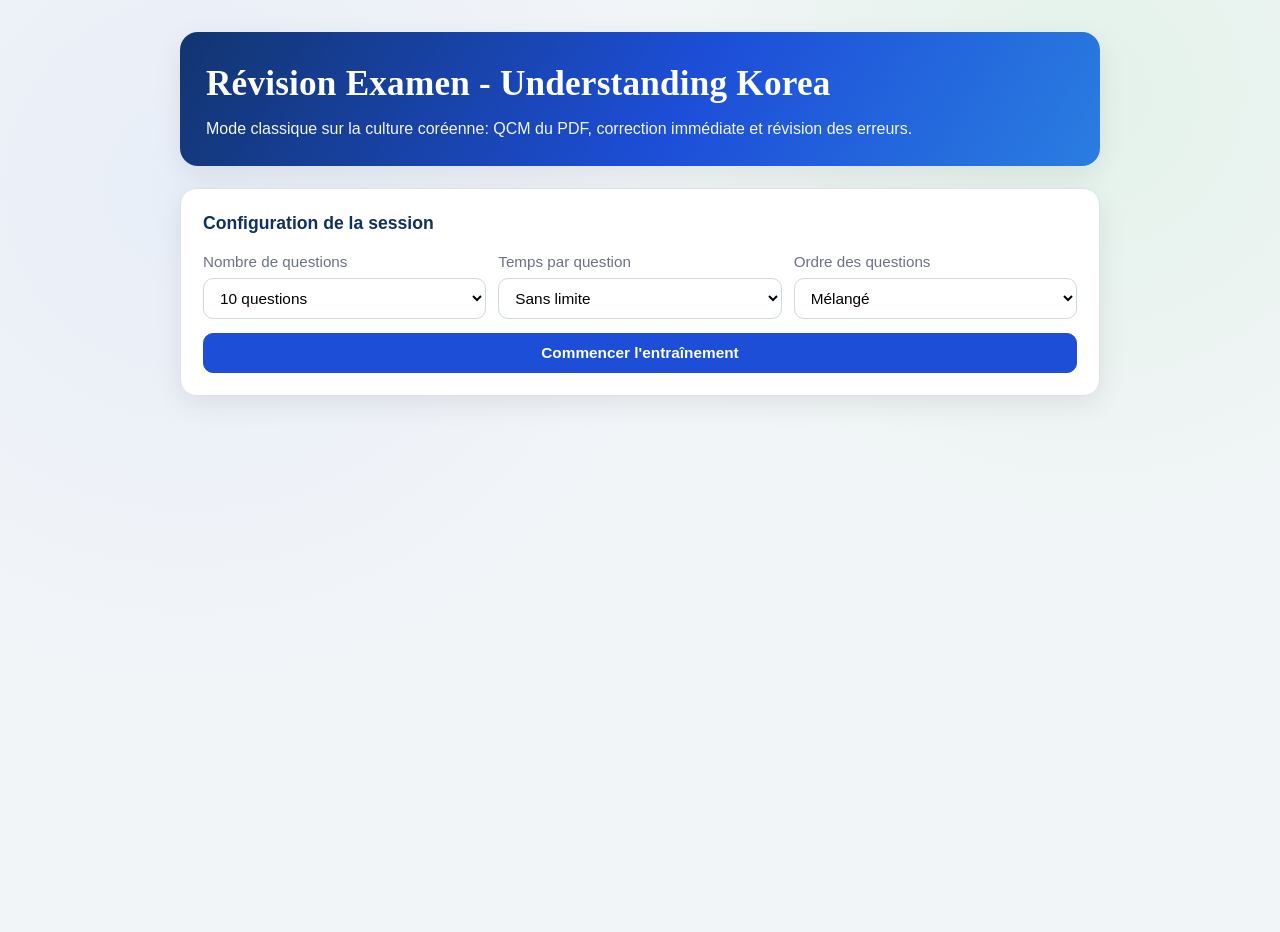
<file: understand.html>
<!DOCTYPE html>
<html lang="fr">
<head>
	<meta charset="UTF-8">
	<meta name="viewport" content="width=device-width, initial-scale=1.0">
	<title>Entraînement Examen - Culture Coréenne</title>
	<style>
		:root {
			--bg: #f2f5f8;
			--card: #ffffff;
			--text: #1f2a37;
			--muted: #6b7280;
			--primary: #1d4ed8;
			--primary-dark: #1e40af;
			--good: #15803d;
			--bad: #b91c1c;
			--border: #dbe3ea;
			--shadow: 0 8px 28px rgba(0, 0, 0, 0.08);
		}

		* {
			box-sizing: border-box;
		}

		body {
			margin: 0;
			font-family: "Segoe UI", Tahoma, sans-serif;
			color: var(--text);
			background:
				radial-gradient(circle at 15% 20%, #e8eef8 0%, transparent 40%),
				radial-gradient(circle at 85% 10%, #e4f2ea 0%, transparent 35%),
				var(--bg);
			min-height: 100vh;
			line-height: 1.45;
		}

		.container {
			width: min(920px, 92%);
			margin: 32px auto 48px;
		}

		.hero {
			background: linear-gradient(120deg, #12356f, #1d4ed8 55%, #2a7de1);
			color: #fff;
			border-radius: 18px;
			padding: 26px;
			box-shadow: var(--shadow);
			margin-bottom: 22px;
		}

		.hero h1 {
			margin: 0 0 8px;
			font-family: Georgia, "Times New Roman", serif;
			font-size: clamp(1.6rem, 2.8vw, 2.2rem);
			font-weight: 700;
			letter-spacing: 0.2px;
		}

		.hero p {
			margin: 0;
			opacity: 0.95;
		}

		.panel {
			background: var(--card);
			border: 1px solid var(--border);
			border-radius: 16px;
			box-shadow: var(--shadow);
			padding: 22px;
			margin-bottom: 16px;
		}

		.panel h2 {
			margin-top: 0;
			font-size: 1.1rem;
			color: #0f315f;
		}

		.row {
			display: grid;
			grid-template-columns: repeat(3, minmax(0, 1fr));
			gap: 12px;
			margin-bottom: 14px;
		}

		label {
			font-size: 0.95rem;
			color: var(--muted);
			display: block;
			margin-bottom: 5px;
		}

		select,
		button {
			width: 100%;
			border-radius: 10px;
			border: 1px solid #cdd8e5;
			font-size: 0.96rem;
			padding: 10px 12px;
			background: #fff;
		}

		button {
			cursor: pointer;
			transition: transform 0.08s ease, background-color 0.18s ease;
		}

		button:active {
			transform: translateY(1px);
		}

		.btn-primary {
			background: var(--primary);
			color: #fff;
			border-color: var(--primary);
			font-weight: 600;
		}

		.btn-primary:hover {
			background: var(--primary-dark);
		}

		.quiz-top {
			display: flex;
			flex-wrap: wrap;
			justify-content: space-between;
			gap: 10px;
			padding-bottom: 10px;
			border-bottom: 1px dashed #d3dce6;
			margin-bottom: 14px;
			font-size: 0.95rem;
		}

		.stat {
			background: #f7f9fc;
			border: 1px solid #e2e8f0;
			border-radius: 9px;
			padding: 6px 10px;
		}

		.question {
			font-size: clamp(1.08rem, 2.2vw, 1.25rem);
			margin-bottom: 14px;
			font-weight: 600;
		}

		.options {
			display: grid;
			gap: 9px;
			margin-bottom: 12px;
		}

		.option-btn {
			text-align: left;
			border: 1px solid #cfd9e5;
			background: #fff;
			color: var(--text);
		}

		.option-btn:hover {
			background: #f1f6ff;
		}

		.option-btn.correct {
			border-color: #9fd8b1;
			background: #eaf9ef;
			color: #14532d;
			font-weight: 600;
		}

		.option-btn.wrong {
			border-color: #f4b4b4;
			background: #fff0f0;
			color: #7f1d1d;
			font-weight: 600;
		}

		.feedback {
			min-height: 44px;
			border-radius: 10px;
			border: 1px dashed #d7dee8;
			background: #fafcff;
			padding: 10px;
			color: #334155;
			font-size: 0.94rem;
			margin-bottom: 12px;
		}

		.feedback.good {
			border-color: #9fd8b1;
			background: #ecfdf3;
			color: var(--good);
		}

		.feedback.bad {
			border-color: #f4b4b4;
			background: #fff2f2;
			color: var(--bad);
		}

		.hidden {
			display: none;
		}

		.result-card {
			border-left: 4px solid #1d4ed8;
			padding-left: 14px;
			margin-bottom: 10px;
		}

		.muted {
			color: var(--muted);
		}

		.footer-note {
			margin-top: 18px;
			font-size: 0.88rem;
			color: var(--muted);
			text-align: center;
		}

		@media (max-width: 760px) {
			.row {
				grid-template-columns: 1fr;
			}

			.container {
				width: 94%;
			}
		}
	</style>
</head>
<body>
	<main class="container">
		<section class="hero">
			<h1>Révision Examen - Understanding Korea</h1>
			<p>Mode classique sur la culture coréenne: QCM du PDF, correction immédiate et révision des erreurs.</p>
		</section>

		<section class="panel" id="setupPanel">
			<h2>Configuration de la session</h2>
			<div class="row">
				<div>
					<label for="questionCount">Nombre de questions</label>
					<select id="questionCount">
						<option value="10" selected>10 questions</option>
						<option value="20">20 questions</option>
						<option value="30">30 questions</option>
						<option value="40">40 questions</option>
					</select>
				</div>
				<div>
					<label for="timerPerQuestion">Temps par question</label>
					<select id="timerPerQuestion">
						<option value="0" selected>Sans limite</option>
						<option value="20">20 secondes</option>
						<option value="30">30 secondes</option>
						<option value="45">45 secondes</option>
					</select>
				</div>
				<div>
					<label for="shuffleMode">Ordre des questions</label>
					<select id="shuffleMode">
						<option value="yes" selected>Mélangé</option>
						<option value="no">Fixe</option>
					</select>
				</div>
			</div>
			<button class="btn-primary" id="startBtn">Commencer l'entraînement</button>
		</section>

		<section class="panel hidden" id="quizPanel">
			<div class="quiz-top">
				<div class="stat" id="progressStat">Question 1 / 10</div>
				<div class="stat" id="scoreStat">Score: 0</div>
				<div class="stat" id="timerStat">Temps: --</div>
			</div>

			<div class="question" id="questionText">Question ici</div>
			<div class="options" id="optionsContainer"></div>

			<div class="feedback" id="feedbackBox">Choisis une réponse pour voir l'explication.</div>

			<button class="btn-primary hidden" id="nextBtn">Question suivante</button>
		</section>

		<section class="panel hidden" id="resultPanel">
			<h2>Résultat final</h2>
			<div class="result-card" id="resultSummary"></div>
			<div id="mistakesList"></div>
			<button class="btn-primary" id="restartBtn">Recommencer</button>
			<p class="footer-note">Astuce: revise en priorité les dates clés, les chiffres clés et les visas (F-4, E-9, H-2, D-8).</p>
		</section>
	</main>

	<script>
		const questionBank = [
			{
				question: "Q1. Quelle part de la péninsule coréenne est montagneuse ?",
				options: ["30%", "50%", "70%", "90%"],
				answer: "70%",
				explanation: "Environ 70% de la péninsule est montagneuse."
			},
			{
				question: "Q2. Quelle région concentre environ 50% de la population sud-coréenne ?",
				options: ["Gyeongsang", "Jeolla", "Greater Seoul Area", "Jeju"],
				answer: "Greater Seoul Area",
				explanation: "La Greater Seoul Area (Seoul, Incheon, Gyeonggi) concentre environ la moitié de la population."
			},
			{
				question: "Q3. Quelle ville est associée à Hyundai ?",
				options: ["Suwon", "Daegu", "Ulsan", "Incheon"],
				answer: "Ulsan",
				explanation: "Hyundai est historiquement associé à Ulsan."
			},
			{
				question: "Q4. Combien de Coréens sont arrivés à Hawaii sous contrat en 1903 ?",
				options: ["722", "7 226", "72 260", "200 000"],
				answer: "7 226",
				explanation: "Le chiffre à mémoriser est 7 226 arrivées en 1903."
			},
			{
				question: "Q5. Combien d'enfants coréens ont été adoptés à l'étranger ?",
				options: ["~10 000", "~50 000", "~200 000", "~500 000"],
				answer: "~200 000",
				explanation: "Le cours indique environ 200 000 adoptions internationales."
			},
			{
				question: "Q6. Combien d'infirmières coréennes ont été envoyées en Allemagne de l'Ouest ?",
				options: ["3 250", "7 936", "10 723", "25 000"],
				answer: "10 723",
				explanation: "Entre 1963 et 1977, 10 723 infirmières ont été envoyées en Allemagne de l'Ouest."
			},
			{
				question: "Q7. En quelle année le Overseas Koreans Act a-t-il été adopté ?",
				options: ["1991", "1999", "2003", "2012"],
				answer: "1999",
				explanation: "Cette loi de 1999 a notamment introduit le visa F-4."
			},
			{
				question: "Q8. Quel visa concerne les Coréens de Chine et d'ex-URSS pour le travail non professionnel ?",
				options: ["F-4", "E-9", "H-2", "D-8"],
				answer: "H-2",
				explanation: "Le visa H-2 est le Working Visit Visa."
			},
			{
				question: "Q9. Quelle est la part des résidents étrangers dans la population totale (mai 2025) ?",
				options: ["2,3%", "5,7%", "10,4%", "15,8%"],
				answer: "5,7%",
				explanation: "Le document donne 2 692 129 résidents étrangers, soit 5,7%."
			},
			{
				question: "Q10. Quel pays n'a PAS signé de MOU EPS avec la Corée du Sud ?",
				options: ["Vietnam", "Mongolie", "Japon", "Népal"],
				answer: "Japon",
				explanation: "Le Japon ne figure pas parmi les 15 pays partenaires EPS listés."
			},
			{
				question: "Q11. Quel visa correspond aux Coréens d'outre-mer (ethnic Koreans) ?",
				options: ["F-4", "F-5", "F-6", "D-2"],
				answer: "F-4",
				explanation: "F-4 est le visa Overseas Koreans ; F-5 est permanent ; F-6 est conjoint."
			},
			{
				question: "Q12. Dans quelle décennie la Corée est-elle devenue pays d'immigration ?",
				options: ["1960s", "1980s", "2000s", "2010s"],
				answer: "1980s",
				explanation: "La bascule commence dans les années 1980, accélérée après les JO de 1988."
			},
			{
				question: "Q13. À quelle date l'armistice de la guerre de Corée a-t-il été signé ?",
				options: ["15 août 1945", "25 juin 1950", "27 juillet 1953", "9 septembre 1948"],
				answer: "27 juillet 1953",
				explanation: "L'armistice est signé à Panmunjom le 27 juillet 1953."
			},
			{
				question: "Q14. La guerre de Corée est-elle officiellement terminée ?",
				options: ["Oui, par le traité de Panmunjom", "Oui, par l'ONU en 1954", "Non, seulement un armistice", "Oui, après le sommet de 2000"],
				answer: "Non, seulement un armistice",
				explanation: "Aucun traité de paix formel n'a été signé."
			},
			{
				question: "Q15. Combien de soldats américains sont stationnés en Corée du Sud (USFK) ?",
				options: ["~5 000", "~15 000", "~28 500", "~60 000"],
				answer: "~28 500",
				explanation: "Le chiffre de référence est d'environ 28 500 soldats."
			},
			{
				question: "Q16. Combien de Coréens sont devenus réfugiés pendant la guerre (1950-1953) ?",
				options: ["500 000", "1 million", "5 millions", "10 millions"],
				answer: "5 millions",
				explanation: "Le cours indique environ 5 millions de réfugiés."
			},
			{
				question: "Q17. En quelle année Park Chung-hee a-t-il pris le pouvoir par coup d'Etat militaire ?",
				options: ["1948", "1961", "1972", "1979"],
				answer: "1961",
				explanation: "Le coup d'Etat date du 16 mai 1961."
			},
			{
				question: "Q18. Combien d'années Park Chung-hee est-il resté au pouvoir ?",
				options: ["5 ans", "10 ans", "17 ans", "22 ans"],
				answer: "17 ans",
				explanation: "Il a exercé le pouvoir de 1963 à 1979, soit 17 ans."
			},
			{
				question: "Q19. Comment appelle-t-on le décollage économique coréen sous Park Chung-hee ?",
				options: ["Miracle du Mont Seorak", "Miracle sur le fleuve Han", "Boom du Pacifique", "Révolution de Seoul"],
				answer: "Miracle sur le fleuve Han",
				explanation: "L'expression consacrée est le Miracle sur le fleuve Han."
			},
			{
				question: "Q20. Quels sont les 3 principes du Saemaul Undong ?",
				options: ["Paix, prospérité, progrès", "Self-help, Diligence, Cooperation", "Famille, tradition, technologie", "Travail, discipline, obéissance"],
				answer: "Self-help, Diligence, Cooperation",
				explanation: "Les 3 principes sont Jajo (self-help), Geunmyeon (diligence), Hyeopdong (cooperation)."
			},
			{
				question: "Q21. En quelle année le Saemaul Undong a-t-il été lancé ?",
				options: ["1961", "1965", "1970", "1979"],
				answer: "1970",
				explanation: "Le mouvement est lancé en 1970 pour moderniser les campagnes."
			},
			{
				question: "Q22. Quel est le rang mondial de la Corée du Sud en PIB nominal (2025) ?",
				options: ["8e", "10e", "13e", "20e"],
				answer: "13e",
				explanation: "Le cours situe la Corée au 13e rang mondial en 2025."
			},
			{
				question: "Q23. Quel montant représentait le plan de sauvetage du FMI (1997) ?",
				options: ["28 milliards $", "58 milliards $", "100 milliards $", "180 milliards $"],
				answer: "58 milliards $",
				explanation: "Le plan FMI de décembre 1997 s'élevait à 58 milliards de dollars."
			},
			{
				question: "Q24. Combien de tonnes d'or ont été collectées lors du Gold Collection Movement ?",
				options: ["50 tonnes", "100 tonnes", "227 tonnes", "500 tonnes"],
				answer: "227 tonnes",
				explanation: "La collecte d'or de 1998 a totalisé 227 tonnes."
			},
			{
				question: "Q25. Combien de personnes ont participé au Gold Collection Movement en 2 mois ?",
				options: ["500 000", "1 million", "3,5 millions", "10 millions"],
				answer: "3,5 millions",
				explanation: "Environ 3,5 millions de personnes ont participé en janvier-février 1998."
			},
			{
				question: "Q26. Quelle part du PIB est représentée par les chaebols ?",
				options: ["10-20%", "35-40%", "60-65%", "85-90%"],
				answer: "60-65%",
				explanation: "Les chaebols pèsent environ 60-65% du PIB selon le cours."
			},
			{
				question: "Q27. Quelle part de l'emploi local est assurée par les SMEs ?",
				options: ["30%", "50%", "70%", "88%"],
				answer: "88%",
				explanation: "Les SMEs représentent 88% de l'emploi local."
			},
			{
				question: "Q28. Lequel n'est PAS un chaebol coréen classique ?",
				options: ["Samsung", "Hyundai", "Toyota", "LG"],
				answer: "Toyota",
				explanation: "Toyota est japonais, pas coréen."
			},
			{
				question: "Q29. Quel visa faut-il pour investir et monter une entreprise en Corée (min. 100M KRW) ?",
				options: ["B-5", "D-8", "D-9", "E-2"],
				answer: "D-8",
				explanation: "Le D-8 correspond au visa d'investissement corporatif."
			},
			{
				question: "Q30. Quel est le nom du programme d'aide aux entrepreneurs étrangers ?",
				options: ["KOTRA", "OASIS", "KIIP", "SMBA"],
				answer: "OASIS",
				explanation: "OASIS signifie Overall Assistance for Start-up Immigration System."
			},
			{
				question: "Q31. Dans la pyramide de l'entreprise coréenne, qui se situe directement sous les Executives ?",
				options: ["CEO", "Managers", "Directors", "Assistant Managers"],
				answer: "Directors",
				explanation: "L'ordre est CEO, Executives, Directors, Managers, Assistant Managers, Employees, Interns."
			},
			{
				question: "Q32. Que signifie hoesik ?",
				options: ["Un bonus de fin d'année", "Un dîner d'entreprise", "Une réunion formelle", "Un séminaire de formation"],
				answer: "Un dîner d'entreprise",
				explanation: "Hoesik désigne le dîner d'entreprise, pratique sociale importante."
			},
			{
				question: "Q33. Que se passe-t-il généralement en 2-cha pendant un hoesik ?",
				options: ["Retour à la maison", "Déplacement vers un bar ou pocha", "Karaoké (noraebang)", "Café en terrasse"],
				answer: "Déplacement vers un bar ou pocha",
				explanation: "Le 2-cha se fait typiquement dans un bar ou un pocha ; le 3-cha peut être au noraebang."
			},
			{
				question: "Q34. Combien d'employés Coupang avait-il environ en 2025 ?",
				options: ["4 400", "15 800", "50 000", "108 000"],
				answer: "108 000",
				explanation: "Le support indique environ 108 000 employés pour Coupang."
			},
			{
				question: "Q35. Quel est le taux de chômage des jeunes (15-29 ans) en Corée ?",
				options: ["2-3%", "7-9%", "15-17%", "25-30%"],
				answer: "7-9%",
				explanation: "Le taux donné dans le cours est de 7 à 9%."
			},
			{
				question: "Q36. Quel pourcentage des diplômés bac+4 trouve un emploi dans l'année ?",
				options: ["32,2%", "53,2%", "72,5%", "88%"],
				answer: "53,2%",
				explanation: "Le support donne 53,2% en 2023."
			},
			{
				question: "Q37. Quelle valeur ne fait PAS partie des motivations de la génération MZ ?",
				options: ["Autonomie et flexibilité", "Work-life balance", "Loyauté à long terme à une seule entreprise", "Équité et transparence"],
				answer: "Loyauté à long terme à une seule entreprise",
				explanation: "La génération MZ est plus mobile et accepte le job-hopping."
			},
			{
				question: "Q38. Quel visa est typiquement utilisé par les professeurs d'anglais étrangers ?",
				options: ["E-1", "E-2", "E-7", "F-6"],
				answer: "E-2",
				explanation: "E-2 correspond au visa de professeur de langue étrangère."
			},
			{
				question: "Q39. Qui est le fondateur de NAVER ?",
				options: ["Kim Beom-su", "Kim Bom", "Lee Hae-jin", "Lee Kun-hee"],
				answer: "Lee Hae-jin",
				explanation: "NAVER a été fondé par Lee Hae-jin en 1999."
			},
			{
				question: "Q40. Lequel n'est PAS un conseil recommandé aux étrangers qui travaillent en Corée ?",
				options: ["Apprendre titres et salutations", "Critiquer publiquement les supérieurs", "Construire la confiance avant de critiquer", "Poser les questions sensibles en privé"],
				answer: "Critiquer publiquement les supérieurs",
				explanation: "Le cours recommande au contraire une critique en privé après avoir construit la confiance."
			}
		];

		const setupPanel = document.getElementById("setupPanel");
		const quizPanel = document.getElementById("quizPanel");
		const resultPanel = document.getElementById("resultPanel");
		const startBtn = document.getElementById("startBtn");
		const nextBtn = document.getElementById("nextBtn");
		const restartBtn = document.getElementById("restartBtn");

		const progressStat = document.getElementById("progressStat");
		const scoreStat = document.getElementById("scoreStat");
		const timerStat = document.getElementById("timerStat");
		const questionText = document.getElementById("questionText");
		const optionsContainer = document.getElementById("optionsContainer");
		const feedbackBox = document.getElementById("feedbackBox");
		const resultSummary = document.getElementById("resultSummary");
		const mistakesList = document.getElementById("mistakesList");

		const questionCountSelect = document.getElementById("questionCount");
		const timerSelect = document.getElementById("timerPerQuestion");
		const shuffleSelect = document.getElementById("shuffleMode");

		let sessionQuestions = [];
		let currentIndex = 0;
		let score = 0;
		let answers = [];
		let timerId = null;
		let timeLeft = 0;
		let answered = false;

		function shuffled(arr) {
			const clone = [...arr];
			for (let i = clone.length - 1; i > 0; i -= 1) {
				const j = Math.floor(Math.random() * (i + 1));
				[clone[i], clone[j]] = [clone[j], clone[i]];
			}
			return clone;
		}

		function startSession() {
			const selectedCount = Number(questionCountSelect.value);
			const shouldShuffle = shuffleSelect.value === "yes";
			const base = shouldShuffle ? shuffled(questionBank) : [...questionBank];

			sessionQuestions = base.slice(0, selectedCount);
			currentIndex = 0;
			score = 0;
			answers = [];
			answered = false;

			setupPanel.classList.add("hidden");
			resultPanel.classList.add("hidden");
			quizPanel.classList.remove("hidden");

			renderQuestion();
		}

		function clearTimer() {
			if (timerId !== null) {
				clearInterval(timerId);
				timerId = null;
			}
		}

		function setupTimer() {
			clearTimer();
			const configured = Number(timerSelect.value);
			if (!configured) {
				timerStat.textContent = "Temps: illimité";
				return;
			}

			timeLeft = configured;
			timerStat.textContent = `Temps: ${timeLeft}s`;
			timerId = setInterval(() => {
				timeLeft -= 1;
				timerStat.textContent = `Temps: ${Math.max(timeLeft, 0)}s`;

				if (timeLeft <= 0) {
					clearTimer();
					if (!answered) {
						submitAnswer(null);
					}
				}
			}, 1000);
		}

		function renderQuestion() {
			answered = false;
			nextBtn.classList.add("hidden");
			feedbackBox.className = "feedback";
			feedbackBox.textContent = "Choisis une réponse pour voir l'explication.";

			const q = sessionQuestions[currentIndex];
			progressStat.textContent = `Question ${currentIndex + 1} / ${sessionQuestions.length}`;
			scoreStat.textContent = `Score: ${score}`;
			questionText.textContent = q.question;
			optionsContainer.innerHTML = "";

			q.options.forEach((option) => {
				const btn = document.createElement("button");
				btn.className = "option-btn";
				btn.type = "button";
				btn.textContent = option;
				btn.addEventListener("click", () => submitAnswer(option));
				optionsContainer.appendChild(btn);
			});

			setupTimer();
		}

		function submitAnswer(selectedOption) {
			if (answered) {
				return;
			}
			answered = true;
			clearTimer();

			const q = sessionQuestions[currentIndex];
			const isCorrect = selectedOption === q.answer;
			if (isCorrect) {
				score += 1;
			}

			answers.push({
				question: q.question,
				selected: selectedOption,
				correct: q.answer,
				explanation: q.explanation,
				isCorrect
			});

			[...optionsContainer.children].forEach((btn) => {
				btn.disabled = true;
				if (btn.textContent === q.answer) {
					btn.classList.add("correct");
				}
				if (selectedOption && btn.textContent === selectedOption && selectedOption !== q.answer) {
					btn.classList.add("wrong");
				}
			});

			feedbackBox.className = isCorrect ? "feedback good" : "feedback bad";
			if (selectedOption === null) {
				feedbackBox.textContent = `Temps écoulé. Réponse attendue: ${q.answer}. ${q.explanation}`;
			} else if (isCorrect) {
				feedbackBox.textContent = `Bonne réponse. ${q.explanation}`;
			} else {
				feedbackBox.textContent = `Réponse incorrecte. Réponse attendue: ${q.answer}. ${q.explanation}`;
			}

			scoreStat.textContent = `Score: ${score}`;

			if (currentIndex < sessionQuestions.length - 1) {
				nextBtn.classList.remove("hidden");
			} else {
				nextBtn.textContent = "Voir le résultat";
				nextBtn.classList.remove("hidden");
			}
		}

		function nextStep() {
			if (currentIndex < sessionQuestions.length - 1) {
				currentIndex += 1;
				nextBtn.textContent = "Question suivante";
				renderQuestion();
			} else {
				showResults();
			}
		}

		function showResults() {
			quizPanel.classList.add("hidden");
			resultPanel.classList.remove("hidden");

			const total = sessionQuestions.length;
			const percent = Math.round((score / total) * 100);
			const bestScore = Number(localStorage.getItem("bestScoreExamKorean") || 0);
			const nextBest = Math.max(bestScore, percent);
			localStorage.setItem("bestScoreExamKorean", String(nextBest));

			resultSummary.innerHTML = `
				<p><strong>Score final:</strong> ${score} / ${total} (${percent}%)</p>
				<p><strong>Meilleur score enregistré:</strong> ${nextBest}%</p>
			`;

			const wrongAnswers = answers.filter((a) => !a.isCorrect);
			if (!wrongAnswers.length) {
				mistakesList.innerHTML = "<p class=\"muted\">Parfait, aucune erreur sur cette session.</p>";
				return;
			}

			mistakesList.innerHTML = "<h3>Questions à revoir</h3>";
			wrongAnswers.forEach((item) => {
				const block = document.createElement("div");
				block.className = "result-card";
				const selected = item.selected === null ? "(temps écoulé)" : item.selected;
				block.innerHTML = `
					<p><strong>Question:</strong> ${item.question}</p>
					<p><strong>Ta réponse:</strong> ${selected}</p>
					<p><strong>Bonne réponse:</strong> ${item.correct}</p>
					<p class="muted">${item.explanation}</p>
				`;
				mistakesList.appendChild(block);
			});
		}

		startBtn.addEventListener("click", startSession);
		nextBtn.addEventListener("click", nextStep);
		restartBtn.addEventListener("click", () => {
			resultPanel.classList.add("hidden");
			setupPanel.classList.remove("hidden");
			clearTimer();
			nextBtn.textContent = "Question suivante";
		});
	</script>
</body>
</html>
</file>
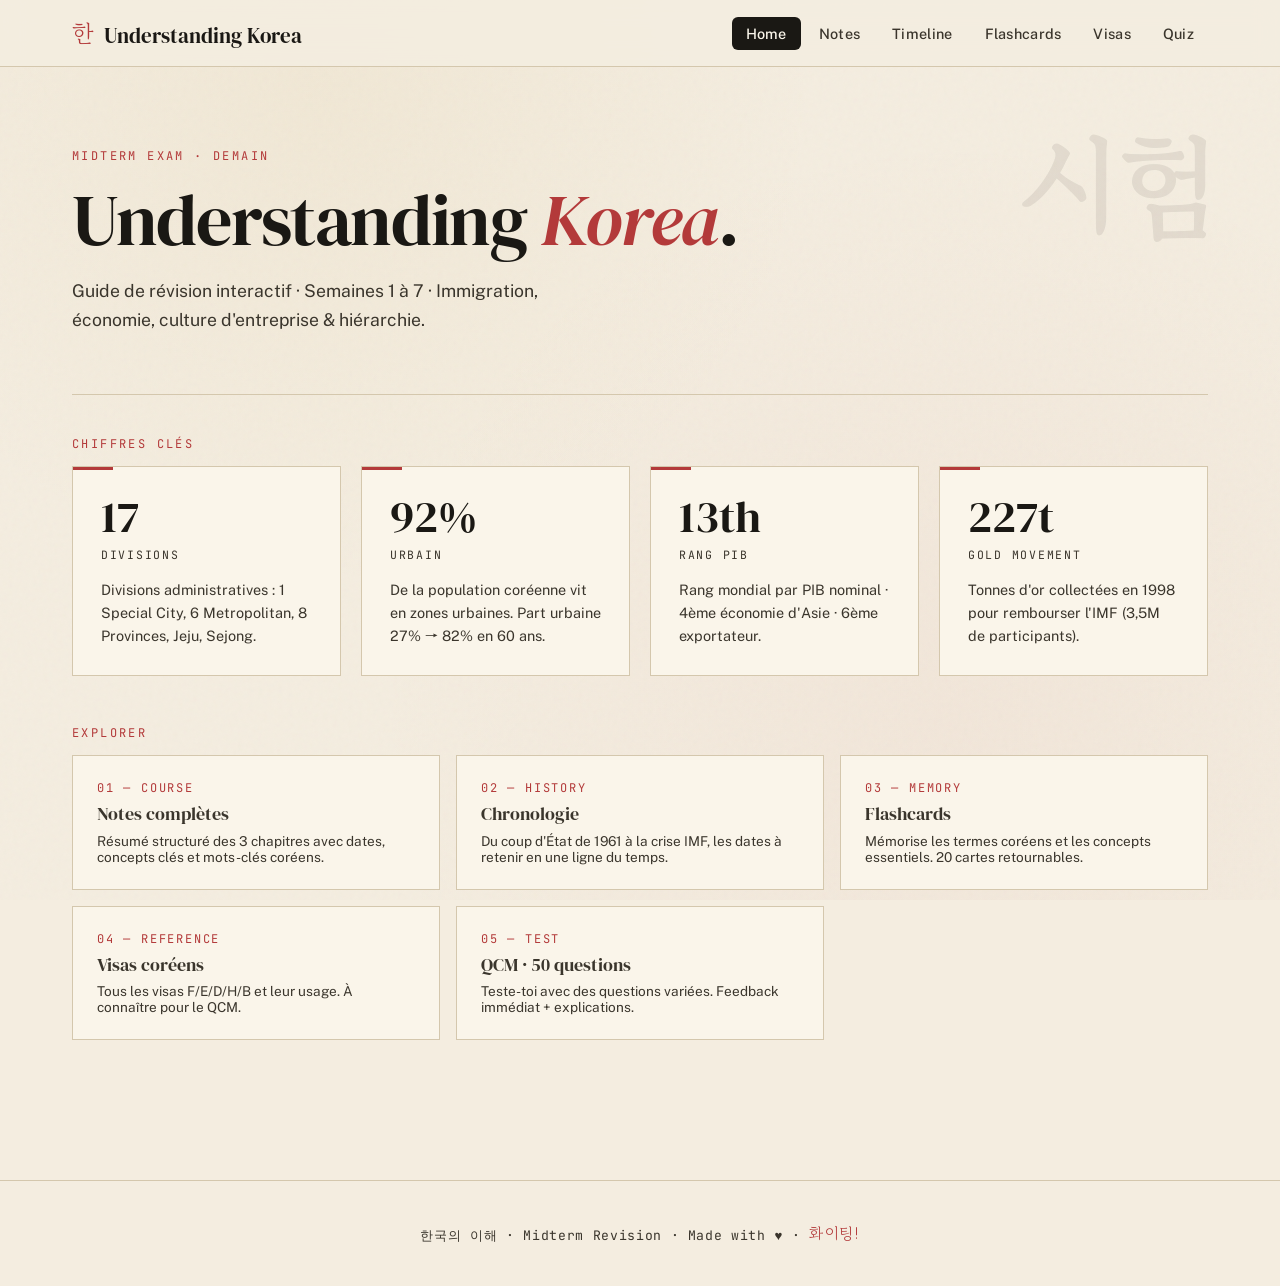
<file: understand2.html>
<!DOCTYPE html>
<html lang="fr">
<head>
<meta charset="UTF-8">
<meta name="viewport" content="width=device-width, initial-scale=1.0">
<title>한국의 이해 · Understanding Korea — Midterm Revision</title>
<link rel="preconnect" href="https://fonts.googleapis.com">
<link rel="preconnect" href="https://fonts.gstatic.com" crossorigin>
<link href="https://fonts.googleapis.com/css2?family=Gowun+Batang:wght@400;700&family=Gowun+Dodum&family=DM+Serif+Display:ital@0;1&family=Public+Sans:wght@300;400;500;600;700&family=JetBrains+Mono:wght@400;500&display=swap" rel="stylesheet">
<style>
  :root {
    --paper: #F4EDE0;
    --paper-dark: #E8DFCB;
    --ink: #1A1814;
    --ink-soft: #3A352C;
    --red: #B33A3A;
    --red-dark: #8B2525;
    --blue: #1E4B8C;
    --gold: #B8912D;
    --sage: #6B7F5A;
    --cream: #FAF5EA;
    --border: #D4C7AD;
  }

  * { box-sizing: border-box; margin: 0; padding: 0; }

  html { scroll-behavior: smooth; }

  body {
    font-family: 'Public Sans', 'Gowun Dodum', sans-serif;
    background: var(--paper);
    color: var(--ink);
    line-height: 1.6;
    font-weight: 400;
    min-height: 100vh;
    background-image:
      radial-gradient(circle at 25% 10%, rgba(184, 145, 45, 0.06) 0%, transparent 40%),
      radial-gradient(circle at 75% 80%, rgba(179, 58, 58, 0.04) 0%, transparent 50%);
    background-attachment: fixed;
  }

  body::before {
    content: '';
    position: fixed;
    inset: 0;
    pointer-events: none;
    opacity: 0.03;
    z-index: 0;
    background-image: url("data:image/svg+xml,%3Csvg viewBox='0 0 200 200' xmlns='http://www.w3.org/2000/svg'%3E%3Cfilter id='n'%3E%3CfeTurbulence type='fractalNoise' baseFrequency='0.9' numOctaves='3' /%3E%3C/filter%3E%3Crect width='100%25' height='100%25' filter='url(%23n)' /%3E%3C/svg%3E");
  }

  /* ===== NAVIGATION ===== */
  nav {
    position: sticky;
    top: 0;
    background: rgba(244, 237, 224, 0.92);
    backdrop-filter: blur(12px);
    -webkit-backdrop-filter: blur(12px);
    border-bottom: 1px solid var(--border);
    z-index: 100;
    padding: 14px 0;
  }
  .nav-inner {
    max-width: 1200px;
    margin: 0 auto;
    padding: 0 32px;
    display: flex;
    align-items: center;
    justify-content: space-between;
    gap: 20px;
  }
  .logo {
    font-family: 'DM Serif Display', serif;
    font-size: 1.3rem;
    color: var(--ink);
    display: flex;
    align-items: baseline;
    gap: 10px;
  }
  .logo .kr {
    font-family: 'Gowun Batang', serif;
    color: var(--red);
    font-size: 1.5rem;
  }
  .nav-links {
    display: flex;
    gap: 4px;
    list-style: none;
    flex-wrap: wrap;
  }
  .nav-links button {
    background: transparent;
    border: none;
    color: var(--ink-soft);
    font-family: inherit;
    font-size: 0.9rem;
    padding: 8px 14px;
    cursor: pointer;
    border-radius: 6px;
    letter-spacing: 0.02em;
    transition: all 0.2s ease;
    font-weight: 500;
  }
  .nav-links button:hover { background: var(--paper-dark); color: var(--ink); }
  .nav-links button.active {
    background: var(--ink);
    color: var(--cream);
  }

  /* ===== LAYOUT ===== */
  main {
    max-width: 1200px;
    margin: 0 auto;
    padding: 40px 32px 80px;
    position: relative;
    z-index: 1;
  }

  .page { display: none; animation: fadeIn 0.4s ease; }
  .page.active { display: block; }
  @keyframes fadeIn {
    from { opacity: 0; transform: translateY(12px); }
    to { opacity: 1; transform: translateY(0); }
  }

  /* ===== TYPOGRAPHY ===== */
  h1, h2, h3 {
    font-family: 'DM Serif Display', serif;
    font-weight: 400;
    color: var(--ink);
    line-height: 1.15;
  }
  h1 {
    font-size: clamp(2.5rem, 6vw, 4.5rem);
    letter-spacing: -0.02em;
    margin-bottom: 8px;
  }
  h1 em {
    font-style: italic;
    color: var(--red);
  }
  h2 { font-size: 2rem; margin-bottom: 20px; letter-spacing: -0.01em; }
  h3 {
    font-size: 1.3rem;
    margin: 24px 0 12px;
    color: var(--ink-soft);
  }
  .eyebrow {
    font-family: 'JetBrains Mono', monospace;
    font-size: 0.75rem;
    text-transform: uppercase;
    letter-spacing: 0.2em;
    color: var(--red);
    margin-bottom: 12px;
  }

  /* ===== HOME ===== */
  .hero {
    padding: 40px 0 60px;
    position: relative;
    border-bottom: 1px solid var(--border);
    margin-bottom: 40px;
  }
  .hero-korean {
    font-family: 'Gowun Batang', serif;
    font-size: clamp(3rem, 10vw, 7rem);
    color: var(--ink);
    opacity: 0.08;
    position: absolute;
    right: -10px;
    top: 20px;
    font-weight: 700;
    pointer-events: none;
    line-height: 1;
  }
  .hero-subtitle {
    font-size: 1.1rem;
    color: var(--ink-soft);
    max-width: 540px;
    margin-top: 16px;
  }
  .exam-tag {
    display: inline-block;
    background: var(--ink);
    color: var(--cream);
    padding: 6px 16px;
    border-radius: 20px;
    font-family: 'JetBrains Mono', monospace;
    font-size: 0.8rem;
    letter-spacing: 0.05em;
    margin-bottom: 28px;
  }

  .quick-grid {
    display: grid;
    grid-template-columns: repeat(auto-fit, minmax(250px, 1fr));
    gap: 20px;
    margin-bottom: 48px;
  }
  .stat-card {
    background: var(--cream);
    padding: 28px;
    border: 1px solid var(--border);
    position: relative;
    overflow: hidden;
    transition: all 0.3s;
  }
  .stat-card:hover {
    transform: translateY(-3px);
    box-shadow: 0 12px 30px rgba(0,0,0,0.08);
  }
  .stat-card::before {
    content: '';
    position: absolute;
    top: 0;
    left: 0;
    width: 40px;
    height: 3px;
    background: var(--red);
  }
  .stat-card .stat-num {
    font-family: 'DM Serif Display', serif;
    font-size: 2.8rem;
    color: var(--ink);
    line-height: 1;
    margin-bottom: 6px;
  }
  .stat-card .stat-label {
    font-family: 'JetBrains Mono', monospace;
    font-size: 0.72rem;
    letter-spacing: 0.15em;
    text-transform: uppercase;
    color: var(--ink-soft);
  }
  .stat-card .stat-desc {
    margin-top: 14px;
    font-size: 0.9rem;
    color: var(--ink-soft);
  }

  .section-grid {
    display: grid;
    grid-template-columns: repeat(auto-fit, minmax(280px, 1fr));
    gap: 16px;
  }
  .section-card {
    padding: 24px;
    background: var(--cream);
    border: 1px solid var(--border);
    cursor: pointer;
    transition: all 0.3s;
    position: relative;
    text-align: left;
    font-family: inherit;
    color: inherit;
  }
  .section-card:hover {
    background: var(--ink);
    color: var(--cream);
    transform: translateY(-4px);
  }
  .section-card:hover .section-num,
  .section-card:hover h3 { color: var(--cream); }
  .section-num {
    font-family: 'JetBrains Mono', monospace;
    font-size: 0.75rem;
    color: var(--red);
    letter-spacing: 0.15em;
    margin-bottom: 8px;
  }
  .section-card h3 { margin: 0 0 8px; font-size: 1.1rem; }
  .section-card p { font-size: 0.85rem; color: var(--ink-soft); margin: 0; }
  .section-card:hover p { color: rgba(250, 245, 234, 0.75); }

  /* ===== NOTES PAGE ===== */
  .week-selector {
    display: flex;
    gap: 8px;
    margin-bottom: 32px;
    flex-wrap: wrap;
    border-bottom: 1px solid var(--border);
    padding-bottom: 16px;
  }
  .week-btn {
    background: transparent;
    border: 1px solid var(--border);
    padding: 8px 20px;
    cursor: pointer;
    font-family: inherit;
    font-size: 0.88rem;
    transition: all 0.2s;
    color: var(--ink-soft);
  }
  .week-btn:hover { background: var(--paper-dark); }
  .week-btn.active {
    background: var(--ink);
    color: var(--cream);
    border-color: var(--ink);
  }

  .week-content { display: none; }
  .week-content.active { display: block; }

  .note-block {
    margin-bottom: 32px;
    padding-bottom: 32px;
    border-bottom: 1px dashed var(--border);
  }
  .note-block:last-child { border-bottom: none; }
  .note-block h3 {
    color: var(--red);
    font-family: 'DM Serif Display', serif;
    font-size: 1.5rem;
    margin-top: 0;
    display: flex;
    align-items: baseline;
    gap: 12px;
  }
  .note-block h3::before {
    content: '';
    width: 24px;
    height: 1px;
    background: var(--red);
    display: inline-block;
  }
  .note-block ul {
    list-style: none;
    padding: 0;
  }
  .note-block li {
    padding: 8px 0 8px 20px;
    position: relative;
    font-size: 0.95rem;
  }
  .note-block li::before {
    content: '·';
    position: absolute;
    left: 0;
    color: var(--red);
    font-weight: bold;
    font-size: 1.4rem;
    top: 4px;
  }
  .note-block p { font-size: 0.95rem; margin: 10px 0; color: var(--ink-soft); }

  .tag {
    display: inline-block;
    background: var(--paper-dark);
    padding: 2px 10px;
    border-radius: 3px;
    font-family: 'JetBrains Mono', monospace;
    font-size: 0.78rem;
    color: var(--ink);
    margin-right: 4px;
  }
  .tag-date { background: rgba(30, 75, 140, 0.12); color: var(--blue); }
  .tag-key { background: rgba(179, 58, 58, 0.12); color: var(--red); font-weight: 600; }
  .tag-kr { background: rgba(184, 145, 45, 0.15); color: var(--gold); font-family: 'Gowun Dodum', sans-serif; }

  /* ===== TIMELINE ===== */
  .timeline {
    position: relative;
    padding-left: 32px;
    margin: 20px 0;
  }
  .timeline::before {
    content: '';
    position: absolute;
    left: 8px;
    top: 8px;
    bottom: 8px;
    width: 2px;
    background: var(--border);
  }
  .tl-item {
    position: relative;
    margin-bottom: 24px;
    padding-bottom: 8px;
  }
  .tl-item::before {
    content: '';
    position: absolute;
    left: -30px;
    top: 6px;
    width: 14px;
    height: 14px;
    border: 2px solid var(--red);
    background: var(--paper);
    border-radius: 50%;
  }
  .tl-year {
    font-family: 'JetBrains Mono', monospace;
    font-size: 0.8rem;
    font-weight: 600;
    color: var(--red);
    letter-spacing: 0.05em;
  }
  .tl-title { font-weight: 600; margin: 2px 0 4px; }
  .tl-desc { font-size: 0.88rem; color: var(--ink-soft); }

  /* ===== FLASHCARDS ===== */
  .flash-wrap {
    max-width: 600px;
    margin: 0 auto;
  }
  .flash-progress {
    display: flex;
    justify-content: space-between;
    align-items: center;
    margin-bottom: 20px;
    font-family: 'JetBrains Mono', monospace;
    font-size: 0.85rem;
  }
  .flash-bar {
    height: 4px;
    background: var(--border);
    overflow: hidden;
    margin-bottom: 32px;
  }
  .flash-bar-fill {
    height: 100%;
    background: var(--red);
    transition: width 0.4s ease;
  }
  .flashcard {
    perspective: 1200px;
    height: 340px;
    margin-bottom: 32px;
    cursor: pointer;
  }
  .flash-inner {
    position: relative;
    width: 100%;
    height: 100%;
    transition: transform 0.6s cubic-bezier(0.4, 0.0, 0.2, 1);
    transform-style: preserve-3d;
  }
  .flashcard.flipped .flash-inner { transform: rotateY(180deg); }
  .flash-face {
    position: absolute;
    inset: 0;
    backface-visibility: hidden;
    -webkit-backface-visibility: hidden;
    background: var(--cream);
    border: 1px solid var(--border);
    padding: 40px;
    display: flex;
    flex-direction: column;
    justify-content: center;
    align-items: center;
    text-align: center;
    box-shadow: 0 4px 20px rgba(0,0,0,0.04);
  }
  .flash-face.back {
    transform: rotateY(180deg);
    background: var(--ink);
    color: var(--cream);
    border-color: var(--ink);
  }
  .flash-label {
    font-family: 'JetBrains Mono', monospace;
    font-size: 0.7rem;
    text-transform: uppercase;
    letter-spacing: 0.2em;
    color: var(--red);
    margin-bottom: 20px;
  }
  .flash-face.back .flash-label { color: var(--gold); }
  .flash-term {
    font-family: 'DM Serif Display', serif;
    font-size: 2rem;
    line-height: 1.2;
    margin-bottom: 12px;
  }
  .flash-term.korean {
    font-family: 'Gowun Batang', serif;
    font-size: 2.6rem;
  }
  .flash-hint {
    margin-top: 24px;
    font-size: 0.82rem;
    opacity: 0.6;
    font-style: italic;
  }
  .flash-def {
    font-size: 1.1rem;
    line-height: 1.5;
    max-width: 450px;
  }
  .flash-controls {
    display: flex;
    gap: 12px;
    justify-content: center;
  }
  .flash-btn {
    background: transparent;
    border: 1px solid var(--border);
    padding: 10px 24px;
    cursor: pointer;
    font-family: inherit;
    font-size: 0.9rem;
    color: var(--ink);
    transition: all 0.2s;
  }
  .flash-btn:hover:not(:disabled) { background: var(--ink); color: var(--cream); border-color: var(--ink); }
  .flash-btn:disabled { opacity: 0.3; cursor: not-allowed; }
  .flash-btn.primary {
    background: var(--red);
    color: var(--cream);
    border-color: var(--red);
  }
  .flash-btn.primary:hover:not(:disabled) { background: var(--red-dark); }

  /* ===== QUIZ ===== */
  .quiz-header {
    display: flex;
    justify-content: space-between;
    align-items: center;
    background: var(--cream);
    border: 1px solid var(--border);
    padding: 20px 24px;
    margin-bottom: 24px;
    position: sticky;
    top: 72px;
    z-index: 50;
  }
  .score-big {
    font-family: 'DM Serif Display', serif;
    font-size: 2rem;
    color: var(--ink);
  }
  .score-big span { color: var(--red); }
  .score-label {
    font-family: 'JetBrains Mono', monospace;
    font-size: 0.7rem;
    letter-spacing: 0.2em;
    text-transform: uppercase;
    color: var(--ink-soft);
  }
  .quiz-progress-bar {
    flex: 1;
    max-width: 300px;
    margin: 0 20px;
    height: 4px;
    background: var(--border);
    overflow: hidden;
  }
  .quiz-progress-fill {
    height: 100%;
    background: linear-gradient(90deg, var(--red), var(--gold));
    width: 0;
    transition: width 0.4s;
  }
  .reset-q {
    background: transparent;
    border: 1px solid var(--border);
    color: var(--ink-soft);
    padding: 6px 14px;
    cursor: pointer;
    font-family: inherit;
    font-size: 0.82rem;
    transition: all 0.2s;
  }
  .reset-q:hover { background: var(--red); color: var(--cream); border-color: var(--red); }

  .question {
    background: var(--cream);
    border: 1px solid var(--border);
    padding: 28px;
    margin-bottom: 16px;
    transition: border-color 0.3s;
  }
  .q-meta {
    display: flex;
    justify-content: space-between;
    margin-bottom: 14px;
    font-family: 'JetBrains Mono', monospace;
    font-size: 0.72rem;
    letter-spacing: 0.1em;
    text-transform: uppercase;
  }
  .q-num { color: var(--ink-soft); }
  .q-cat { color: var(--red); }
  .q-text {
    font-family: 'DM Serif Display', serif;
    font-size: 1.25rem;
    line-height: 1.35;
    margin-bottom: 20px;
  }
  .opts { display: flex; flex-direction: column; gap: 8px; }
  .opt {
    padding: 14px 18px;
    background: var(--paper);
    border: 1px solid var(--border);
    cursor: pointer;
    font-family: inherit;
    font-size: 0.95rem;
    text-align: left;
    transition: all 0.15s;
    display: flex;
    align-items: center;
    gap: 14px;
    color: var(--ink);
  }
  .opt-letter {
    font-family: 'JetBrains Mono', monospace;
    font-weight: 600;
    color: var(--red);
    font-size: 0.85rem;
    min-width: 20px;
  }
  .opt:hover:not(:disabled) {
    background: var(--paper-dark);
    transform: translateX(4px);
  }
  .opt.correct {
    background: rgba(107, 127, 90, 0.15);
    border-color: var(--sage);
    color: var(--ink);
  }
  .opt.correct .opt-letter { color: var(--sage); }
  .opt.wrong {
    background: rgba(179, 58, 58, 0.1);
    border-color: var(--red);
    opacity: 0.85;
  }
  .opt:disabled { cursor: default; }
  .opt:disabled:hover { transform: none; }
  .exp {
    margin-top: 16px;
    padding: 14px 18px;
    background: var(--paper);
    border-left: 3px solid var(--gold);
    font-size: 0.9rem;
    color: var(--ink-soft);
    display: none;
  }
  .exp.show { display: block; animation: slideDown 0.3s ease; }
  @keyframes slideDown { from { opacity: 0; transform: translateY(-8px); } to { opacity: 1; transform: translateY(0); } }
  .exp strong { color: var(--red); }

  .final {
    background: var(--ink);
    color: var(--cream);
    padding: 40px;
    margin-top: 32px;
    text-align: center;
    display: none;
    position: relative;
    overflow: hidden;
  }
  .final.show { display: block; animation: fadeIn 0.5s; }
  .final::before {
    content: '한';
    position: absolute;
    font-family: 'Gowun Batang', serif;
    font-size: 20rem;
    color: rgba(250, 245, 234, 0.03);
    top: -4rem;
    right: -2rem;
    line-height: 1;
  }
  .final h2 {
    color: var(--cream);
    font-size: 2rem;
    margin-bottom: 8px;
    position: relative;
  }
  .final-score {
    font-family: 'DM Serif Display', serif;
    font-size: 4.5rem;
    color: var(--gold);
    margin: 16px 0;
    position: relative;
  }
  .final p { position: relative; color: rgba(250, 245, 234, 0.85); }

  /* ===== VISAS REFERENCE ===== */
  .visa-grid {
    display: grid;
    grid-template-columns: repeat(auto-fit, minmax(280px, 1fr));
    gap: 14px;
    margin-bottom: 32px;
  }
  .visa-card {
    background: var(--cream);
    border: 1px solid var(--border);
    padding: 20px;
    position: relative;
  }
  .visa-card::before {
    content: '';
    position: absolute;
    top: 0;
    right: 0;
    border: 12px solid;
    border-color: var(--red) var(--red) transparent transparent;
  }
  .visa-code {
    font-family: 'JetBrains Mono', monospace;
    font-size: 1.1rem;
    font-weight: 600;
    color: var(--red);
    margin-bottom: 4px;
  }
  .visa-title { font-weight: 600; margin-bottom: 8px; font-size: 0.98rem; }
  .visa-desc { font-size: 0.85rem; color: var(--ink-soft); }

  /* ===== FOOTER ===== */
  footer {
    text-align: center;
    padding: 40px 20px;
    color: var(--ink-soft);
    font-size: 0.82rem;
    border-top: 1px solid var(--border);
    margin-top: 60px;
    font-family: 'JetBrains Mono', monospace;
    letter-spacing: 0.05em;
  }
  footer .fighting {
    font-family: 'Gowun Batang', serif;
    color: var(--red);
    font-size: 1rem;
  }

  /* ===== RESPONSIVE ===== */
  @media (max-width: 640px) {
    .nav-inner { padding: 0 20px; flex-direction: column; align-items: flex-start; }
    main { padding: 30px 20px 60px; }
    .hero-korean { font-size: 4rem; right: -5px; }
    .quiz-header { flex-direction: column; gap: 12px; text-align: center; top: 120px; }
    .quiz-progress-bar { margin: 0; width: 100%; max-width: none; }
    .flashcard { height: 280px; }
    .flash-term { font-size: 1.5rem; }
    .flash-term.korean { font-size: 2rem; }
  }
</style>
</head>
<body>

<nav>
  <div class="nav-inner">
    <div class="logo">
      <span class="kr">한</span>
      <span>Understanding Korea</span>
    </div>
    <div class="nav-links">
      <button class="active" data-page="home">Home</button>
      <button data-page="notes">Notes</button>
      <button data-page="timeline">Timeline</button>
      <button data-page="flashcards">Flashcards</button>
      <button data-page="visas">Visas</button>
      <button data-page="quiz">Quiz</button>
    </div>
  </div>
</nav>

<main>

<!-- ============ HOME ============ -->
<section class="page active" id="page-home">
  <div class="hero">
    <div class="hero-korean">시험</div>
    <div class="eyebrow">Midterm Exam · Demain</div>
    <h1>Understanding <em>Korea</em>.</h1>
    <p class="hero-subtitle">Guide de révision interactif · Semaines 1 à 7 · Immigration, économie, culture d'entreprise & hiérarchie.</p>
  </div>

  <div class="eyebrow">Chiffres clés</div>
  <div class="quick-grid">
    <div class="stat-card">
      <div class="stat-num">17</div>
      <div class="stat-label">Divisions</div>
      <div class="stat-desc">Divisions administratives : 1 Special City, 6 Metropolitan, 8 Provinces, Jeju, Sejong.</div>
    </div>
    <div class="stat-card">
      <div class="stat-num">92%</div>
      <div class="stat-label">Urbain</div>
      <div class="stat-desc">De la population coréenne vit en zones urbaines. Part urbaine 27% → 82% en 60 ans.</div>
    </div>
    <div class="stat-card">
      <div class="stat-num">13th</div>
      <div class="stat-label">Rang PIB</div>
      <div class="stat-desc">Rang mondial par PIB nominal · 4ème économie d'Asie · 6ème exportateur.</div>
    </div>
    <div class="stat-card">
      <div class="stat-num">227t</div>
      <div class="stat-label">Gold Movement</div>
      <div class="stat-desc">Tonnes d'or collectées en 1998 pour rembourser l'IMF (3,5M de participants).</div>
    </div>
  </div>

  <div class="eyebrow">Explorer</div>
  <div class="section-grid">
    <button class="section-card" data-nav="notes">
      <div class="section-num">01 — COURSE</div>
      <h3>Notes complètes</h3>
      <p>Résumé structuré des 3 chapitres avec dates, concepts clés et mots-clés coréens.</p>
    </button>
    <button class="section-card" data-nav="timeline">
      <div class="section-num">02 — HISTORY</div>
      <h3>Chronologie</h3>
      <p>Du coup d'État de 1961 à la crise IMF, les dates à retenir en une ligne du temps.</p>
    </button>
    <button class="section-card" data-nav="flashcards">
      <div class="section-num">03 — MEMORY</div>
      <h3>Flashcards</h3>
      <p>Mémorise les termes coréens et les concepts essentiels. 20 cartes retournables.</p>
    </button>
    <button class="section-card" data-nav="visas">
      <div class="section-num">04 — REFERENCE</div>
      <h3>Visas coréens</h3>
      <p>Tous les visas F/E/D/H/B et leur usage. À connaître pour le QCM.</p>
    </button>
    <button class="section-card" data-nav="quiz">
      <div class="section-num">05 — TEST</div>
      <h3>QCM · 50 questions</h3>
      <p>Teste-toi avec des questions variées. Feedback immédiat + explications.</p>
    </button>
  </div>
</section>

<!-- ============ NOTES ============ -->
<section class="page" id="page-notes">
  <div class="eyebrow">Semaines 3 · 6 · 7</div>
  <h1>Notes <em>de cours</em></h1>
  <p class="hero-subtitle" style="margin-bottom:30px;">Sélectionne une semaine ci-dessous.</p>

  <div class="week-selector">
    <button class="week-btn active" data-week="2">Semaine 2 · Géographie</button>
    <button class="week-btn" data-week="3">Semaine 3 · Immigration</button>
    <button class="week-btn" data-week="5">Semaine 5 · Relations Internationales</button>
    <button class="week-btn" data-week="6">Semaine 6 · Économie & Business</button>
    <button class="week-btn" data-week="7">Semaine 7 · Hiérarchie</button>
  </div>

  <!-- Week 2 -->
  <div class="week-content active" id="week-2">
    <div class="note-block">
      <h3>17 divisions administratives de 1er niveau</h3>
      <p>La Corée du Sud est divisée en <b>17 entités administratives</b> de premier niveau :</p>
      <ul>
        <li><span class="tag tag-key">1 Special City</span> <span class="tag tag-kr">특별시</span> : Seoul <span class="tag tag-kr">서울특별시</span> — capitale et plus grande ville</li>
        <li><span class="tag tag-key">6 Metropolitan Cities</span> <span class="tag tag-kr">광역시</span> : Busan, Daegu, Incheon, Gwangju, Daejeon, Ulsan</li>
        <li><span class="tag tag-key">8 Provinces</span> <span class="tag tag-kr">도</span> : Gyeonggi, Gangwon, Chungcheongbuk (N), Chungcheongnam (S), Jeollabuk (N), Jeollanam (S), Gyeongsangbuk (N), Gyeongsangnam (S)</li>
        <li><span class="tag tag-key">1 Special Self-Governing Province</span> <span class="tag tag-kr">특별자치도</span> : Jeju-do <span class="tag tag-kr">제주특별자치도</span> — plus d'autonomie</li>
        <li><span class="tag tag-key">1 Special Self-Governing City</span> <span class="tag tag-kr">특별자치시</span> : Sejong <span class="tag tag-kr">세종특별자치시</span> — capitale administrative alternative</li>
      </ul>
      <p><b>Total : 1 + 6 + 8 + 1 + 1 = 17</b></p>
    </div>

    <div class="note-block">
      <h3>Les 6 Metropolitan Cities (광역시)</h3>
      <ul>
        <li><b>Busan</b> <span class="tag tag-kr">부산광역시</span> — 3,45M hab. · port majeur</li>
        <li><b>Incheon</b> <span class="tag tag-kr">인천광역시</span> — 2,89M hab. · aéroport international</li>
        <li><b>Daegu</b> <span class="tag tag-kr">대구광역시</span> — 2,47M hab.</li>
        <li><b>Daejeon</b> <span class="tag tag-kr">대전광역시</span> — 1,54M hab. · hub science/tech</li>
        <li><b>Gwangju</b> <span class="tag tag-kr">광주광역시</span> — 1,50M hab.</li>
        <li><b>Ulsan</b> <span class="tag tag-kr">울산광역시</span> — 1,17M hab. · industrie auto/marine</li>
      </ul>
    </div>

    <div class="note-block">
      <h3>Populations des provinces</h3>
      <ul>
        <li><b>Gyeonggi-do</b> : <span class="tag tag-key">12,48M</span> (la plus peuplée — autour de Séoul)</li>
        <li>Gyeongsangnam-do : 3,33M · Gyeongsangbuk-do : 2,68M</li>
        <li>Chungcheongnam-do : 2,11M · Jeollabuk-do : 1,83M · Jeollanam-do : 1,80M</li>
        <li>Chungcheongbuk-do : 1,59M · Gangwon-do : 1,52M · Jeju : 605k</li>
      </ul>
    </div>

    <div class="note-block">
      <h3>Guerre de Corée · Les 4 cartes clés</h3>
      <ul>
        <li><span class="tag tag-date">25 juin 1950</span> Invasion du Sud par le Nord (franchissement du 38e parallèle)</li>
        <li><span class="tag tag-date">14 sept. 1950</span> Sud réduit au <b>périmètre de Busan/Pusan</b> (quasi-défaite)</li>
        <li><span class="tag tag-date">25 nov. 1950</span> Forces de l'ONU (<b>débarquement d'Incheon</b>) poussent le Nord jusqu'à la frontière chinoise</li>
        <li><span class="tag tag-date">27 juillet 1953</span> <b>Armistice</b> — frontière rétablie au 38e parallèle</li>
      </ul>
    </div>

    <div class="note-block">
      <h3>Impact du Population Boom (1)</h3>
      <ul>
        <li>Reconstruction post-guerre : <span class="tag tag-date">1950s-1960s</span></li>
        <li>Urbanisation & industrialisation rapide : <span class="tag tag-date">1970s-1980s</span></li>
        <li>Expansion urbaine & mégapoles : <span class="tag tag-date">1990s-2000s</span></li>
        <li>Urban Redevelopment moderne : <span class="tag tag-date">2010s-présent</span></li>
      </ul>
      <p><b>Années où les villes dépassent 1 million d'habitants :</b></p>
      <ul>
        <li><b>Seoul</b> : 1953 · <b>Busan</b> : 1955 · <b>Daegu</b> : 1969</li>
        <li><b>Incheon</b> : 1979 · <b>Gwangju</b> : 1988 · <b>Daejeon</b> : 1989 · <b>Ulsan</b> : 1997</li>
      </ul>
    </div>

    <div class="note-block">
      <h3>Impact du Population Boom (2)</h3>
      <ul>
        <li>Part urbaine : ~27% (1960) → <span class="tag tag-key">82% (2023)</span></li>
        <li><span class="tag tag-key">Plus de 92%</span> de la population vit en zones urbaines</li>
        <li>Urban renewal, espaces verts, smart city tech, développement durable</li>
        <li>Projets phares : <b>Seoullo 7017</b>, <b>Songdo International Business District</b>, <b>Digital Media City</b></li>
      </ul>
    </div>

    <div class="note-block">
      <h3>Distribution par âge · vieillissement accéléré</h3>
      <p>En 1960 vs 2024 :</p>
      <ul>
        <li><b>0-14 ans</b> : ~41% (1960) → <span class="tag tag-key">~10% (2024)</span> (chute dramatique)</li>
        <li><b>15-64 ans</b> : ~55% (1960) → ~70% (2024)</li>
        <li><b>65+ ans</b> : ~3% (1960) → <span class="tag tag-key">~20% (2024)</span> (Corée = société vieillissante)</li>
      </ul>
    </div>
  </div>

  <!-- Week 3 -->
  <div class="week-content" id="week-3">
    <div class="note-block">
      <h3>Démographie & diaspora</h3>
      <ul>
        <li>Population Corée : <span class="tag tag-key">51,7 millions</span></li>
        <li>Coréens à l'étranger : <span class="tag tag-key">2,47 millions</span></li>
        <li>Communautés principales : Chine, USA, Japon, Canada, Vietnam</li>
      </ul>
    </div>

    <div class="note-block">
      <h3>Les 3 vagues d'émigration</h3>
      <ul>
        <li><span class="tag tag-date">1903-1949</span> Plantations de canne à sucre/ananas à Hawaii, USA, Mexique. <span class="tag tag-key">7 226 Coréens</span> arrivent à Hawaii en 1903.</li>
        <li><span class="tag tag-date">1950-1964</span> Guerre de Corée. 5 millions de réfugiés. 1,5-2M fuient le Nord vers le Sud.</li>
        <li><span class="tag tag-date">Contemporain</span> Migration étudiante, war brides, ~200 000 enfants adoptés à l'international.</li>
      </ul>
    </div>

    <div class="note-block">
      <h3>Travailleurs coréens en Allemagne · 1963-1977</h3>
      <ul>
        <li><span class="tag tag-key">10 723 infirmières</span> envoyées en RFA</li>
        <li><span class="tag tag-key">7 936 mineurs</span> de charbon</li>
        <li>~110 millions $ de remises (1965-1977) → ont financé POSCO, autoroutes, dette</li>
        <li>Citation Park Chung-hee : "La devise étrangère gagnée par la sueur et le sang de nos infirmières et mineurs construira les fondations de l'économie coréenne."</li>
      </ul>
    </div>

    <div class="note-block">
      <h3>Tournant des années 80 · La Corée devient terre d'accueil</h3>
      <ul>
        <li>1980s : transformation en migrant receiving country</li>
        <li>1988 : Jeux Olympiques de Séoul (moment charnière)</li>
        <li>1980-90s : 90% des travailleurs migrants sans documents</li>
      </ul>
    </div>

    <div class="note-block">
      <h3>Lois & politiques clés · à connaître par cœur</h3>
      <ul>
        <li><span class="tag tag-date">1963</span> Immigration Control Act</li>
        <li><span class="tag tag-date">1991</span> Industrial Trainee System (6 + 6 mois max)</li>
        <li><span class="tag tag-date">1999</span> <span class="tag tag-key">Overseas Koreans Act</span> → crée le visa F-4</li>
        <li><span class="tag tag-date">2003-2004</span> <span class="tag tag-key">Employment Permit System (EPS)</span> → visa E-9, max 3 ans, 15 pays MOU</li>
        <li><span class="tag tag-date">2006</span> Working Visit (H-2) pour Coréens ethniques</li>
        <li><span class="tag tag-date">2008</span> Multicultural Family Support Act</li>
        <li><span class="tag tag-date">2012</span> Refugee Act</li>
      </ul>
      <p><b>15 pays EPS :</b> Thaïlande, Vietnam, Philippines, Mongolie, Sri Lanka (2005) · Ouzbékistan, Pakistan, Indonésie, Chine, Cambodge (2007) · Népal, Bangladesh, Kirghizistan, Myanmar, Timor-Leste.</p>
    </div>

    <div class="note-block">
      <h3>Statistiques étrangers · mai 2025</h3>
      <ul>
        <li>Total : <span class="tag tag-key">2 692 129</span> = 5,7% de la population</li>
        <li>54,5% concentrés dans la région de Séoul élargie</li>
        <li>Tranche d'âge dominante : 30-39 ans (26,2%)</li>
      </ul>
    </div>

    <div class="note-block">
      <h3>아바이마을 · Village de déplacés du Nord</h3>
      <ul>
        <li>Situé à <span class="tag tag-key">Sokcho, Gangwon-do</span></li>
        <li>실향민문화촌 (Displaced People's Folk Village) — ouvert aux touristes en 2020</li>
        <li>Plats typiques : <span class="tag tag-kr">아바이순대, 함흥냉면, 식해</span></li>
        <li>Population : 3 653 habitants</li>
      </ul>
    </div>
  </div>

  <!-- Week 5 -->
  <div class="week-content" id="week-5">
    <div class="note-block">
      <h3>Cold War Diplomacy · Contexte de la Guerre froide</h3>
      <ul>
        <li><span class="tag tag-date">1945</span> Division de la péninsule au <b>38e parallèle</b> après la capitulation japonaise</li>
        <li><span class="tag tag-date">1945-1948</span> <b>US Military Government</b> (USAMGIK) au Sud · gouvernement soutenu par l'URSS au Nord</li>
        <li><span class="tag tag-date">15 août 1948</span> Fondation de la <b>République de Corée</b> (ROK) sous Syngman Rhee</li>
        <li><span class="tag tag-date">9 sept. 1948</span> Fondation de la <b>DPRK</b> (Corée du Nord) sous Kim Il-sung</li>
        <li><span class="tag tag-date">1950-1953</span> <b>Guerre de Corée</b> — guerre par procuration de la Guerre froide</li>
        <li><span class="tag tag-date">1953</span> <span class="tag tag-key">Armistice</span> signé (mais <b>aucun traité de paix</b> à ce jour)</li>
        <li>La ROK s'aligne sur le <b>bloc occidental</b>, aucune relation avec le bloc communiste</li>
      </ul>
    </div>

    <div class="note-block">
      <h3>Nordpolitik · Ouverture tardive</h3>
      <p>Politique d'ouverture diplomatique vers le bloc communiste sous le président <b>Roh Tae-woo</b> (fin années 80) :</p>
      <ul>
        <li><span class="tag tag-date">1988</span> Jeux Olympiques de Séoul — vitrine internationale</li>
        <li><span class="tag tag-date">1990</span> Relations diplomatiques établies avec l'<b>URSS</b></li>
        <li><span class="tag tag-date">1991</span> Les deux Corées entrent simultanément à l'ONU</li>
        <li><span class="tag tag-date">1992</span> Relations diplomatiques avec la <b>Chine</b></li>
      </ul>
    </div>

    <div class="note-block">
      <h3>USA-Korean Relations · L'alliance historique</h3>
      <ul>
        <li><span class="tag tag-date">1945-1948</span> US Military Government (USAMGIK)</li>
        <li><span class="tag tag-date">1950-1953</span> Intervention américaine dans la Guerre de Corée sous bannière ONU</li>
        <li><span class="tag tag-date">1er oct. 1953</span> <span class="tag tag-key">US-ROK Mutual Defense Treaty</span> — pierre angulaire de l'alliance</li>
        <li><b>USFK</b> (United States Forces Korea) : <span class="tag tag-key">~28 500 soldats</span> américains stationnés en Corée</li>
        <li><b>CFC</b> (Combined Forces Command) : commandement militaire conjoint US-ROK créé en 1978</li>
        <li><b>SOFA</b> (Status of Forces Agreement) régissant le statut des troupes US</li>
      </ul>
    </div>

    <div class="note-block">
      <h3>Relations économiques USA-Corée</h3>
      <ul>
        <li><span class="tag tag-date">2007</span> Signature du <span class="tag tag-key">KORUS FTA</span> (Korea-US Free Trade Agreement)</li>
        <li><span class="tag tag-date">2012</span> Entrée en vigueur du KORUS FTA — plus grand FTA des USA en Asie à l'époque</li>
        <li>Les USA = partenaire commercial majeur et allié sécuritaire clé</li>
        <li>Enjeux actuels : différends commerciaux · programme nucléaire nord-coréen · transfert du OPCON (contrôle opérationnel)</li>
      </ul>
    </div>

    <div class="note-block">
      <h3>Sino-Korean Relations · Une relation complexe</h3>
      <p><b>Historique :</b> sous la dynastie Joseon, la Corée envoyait un tribut à la Chine (relation tributaire). Pendant la Guerre froide, aucune relation diplomatique — la Chine a soutenu la Corée du Nord pendant la guerre.</p>
      <ul>
        <li><span class="tag tag-date">1992</span> Normalisation des relations sous la Nordpolitik de Roh Tae-woo</li>
        <li><span class="tag tag-date">2003</span> La Chine devient le <b>#1 partenaire commercial</b> de la Corée (dépasse les USA)</li>
        <li>Échanges culturels massifs (Hallyu en Chine, tourisme chinois en Corée)</li>
      </ul>
    </div>

    <div class="note-block">
      <h3>Crise THAAD · 2016-2017</h3>
      <ul>
        <li><span class="tag tag-date">2016</span> Déploiement du système antimissile américain <span class="tag tag-key">THAAD</span> en Corée du Sud</li>
        <li>La Chine considère que THAAD menace sa sécurité (radars pouvant pénétrer son territoire)</li>
        <li><b>Représailles chinoises :</b> boycott informel des produits coréens · interdiction des groupes K-pop et K-dramas (<b>"Hallyu ban"</b>) · chute du tourisme chinois</li>
        <li><span class="tag tag-date">Oct. 2017</span> Accord dit des <span class="tag tag-key">"Three Nos"</span> <span class="tag tag-kr">삼불</span> :
          <ul style="margin-top:6px">
            <li>Pas de déploiement THAAD supplémentaire</li>
            <li>Pas de participation coréenne au bouclier antimissile américain</li>
            <li>Pas d'alliance trilatérale avec USA-Japon</li>
          </ul>
        </li>
      </ul>
    </div>

    <div class="note-block">
      <h3>Tensions historiques & culturelles</h3>
      <ul>
        <li>Disputes sur l'histoire : royaume de <b>Goguryeo</b> — la Chine revendique cet héritage comme chinois, la Corée comme coréen</li>
        <li>Dépendance économique envers la Chine comme enjeu stratégique</li>
        <li>Difficile équilibre : alliance militaire USA vs dépendance économique Chine</li>
      </ul>
    </div>

    <div class="note-block">
      <h3>Points clés du débat</h3>
      <ul>
        <li>La Corée du Sud est prise entre son <b>allié sécuritaire (USA)</b> et son <b>partenaire économique (Chine)</b></li>
        <li>L'absence de traité de paix depuis 1953 maintient une tension permanente</li>
        <li>La péninsule coréenne reste l'un des derniers vestiges de la Guerre froide</li>
        <li>Question de la <b>réunification</b> : coût estimé à plusieurs trillions $ · réticences générationnelles croissantes chez les jeunes Sud-Coréens</li>
      </ul>
    </div>
  </div>

  <!-- Week 6 -->
  <div class="week-content" id="week-6">
    <div class="note-block">
      <h3>Position mondiale</h3>
      <ul>
        <li><span class="tag tag-key">13ème mondial</span> · 4ème en Asie · 6ème exportateur</li>
        <li>Composition : Services 60% / Manufacturing 30% / Agriculture 2%</li>
      </ul>
    </div>

    <div class="note-block">
      <h3>Park Chung-hee · Le Miracle du Han</h3>
      <ul>
        <li>Coup d'État militaire : <span class="tag tag-date">16 mai 1961</span> avec 3 600 soldats</li>
        <li>Présidence : 1963-1979 (17 ans)</li>
        <li><span class="tag tag-kr">한강의 기적</span> · "Miracle on the Han River"</li>
        <li>Plans quinquennaux d'économie (Five-Year Plans)</li>
        <li>État-Chaebols : avantages fiscaux + crédit bon marché contre objectifs d'export</li>
      </ul>
    </div>

    <div class="note-block">
      <h3>Saemaul Undong · 1970</h3>
      <p><span class="tag tag-kr">새마을 운동</span> · "New Village Movement" · Développement rural</p>
      <p>3 principes fondateurs :</p>
      <ul>
        <li><span class="tag tag-kr">자조 (Jajo)</span> · Self-help</li>
        <li><span class="tag tag-kr">근면 (Geunmyeon)</span> · Diligence</li>
        <li><span class="tag tag-kr">협동 (Hyeopdong)</span> · Cooperation</li>
      </ul>
    </div>

    <div class="note-block">
      <h3>Crise IMF · Décembre 1997</h3>
      <ul>
        <li>Bailout de <span class="tag tag-key">58 milliards $</span> — un des plus grands de l'histoire IMF</li>
        <li>Causes : dette corporate élevée, faible supervision financière, instabilité de la devise</li>
        <li>Plus d'<span class="tag tag-key">1 million</span> d'emplois perdus</li>
        <li>"IMF 시대" = référence culturelle à la souffrance économique</li>
      </ul>
    </div>

    <div class="note-block">
      <h3>Gold Collection Movement · Janvier 1998</h3>
      <ul>
        <li><span class="tag tag-kr">금모으기 운동</span></li>
        <li><span class="tag tag-key">3,5 millions</span> de participants en 2 mois</li>
        <li><span class="tag tag-key">227 tonnes</span> d'or collectées (~2,2 milliards $)</li>
        <li>Or fondu et vendu sur marchés internationaux → remboursement IMF anticipé en 2001</li>
      </ul>
    </div>

    <div class="note-block">
      <h3>SMEs vs Chaebols</h3>
      <ul>
        <li><b>SMEs :</b> 99% des entreprises · 35-40% du PIB · <span class="tag tag-key">88% de l'emploi</span> local</li>
        <li><b>Chaebols :</b> 1% des entreprises · 60-65% du PIB · <span class="tag tag-key">70-80% des exports</span></li>
        <li>Chaebols majeurs : Samsung, Hyundai, LG, SK, POSCO</li>
      </ul>
    </div>

    <div class="note-block">
      <h3>Grandes tech coréennes</h3>
      <ul>
        <li><b>Naver</b> · fondé 1999 · Lee Hae-jin · Seongnam · 4 390 employés · 12,04 trillions KRW</li>
        <li><b>Kakao</b> · fondé 2010 · Kim Beom-su · Jeju/Séoul · 15 856 employés · 8,09 trillions KRW</li>
        <li><b>Coupang</b> · fondé 2010 · Kim Bom · Seattle HQ / Séoul ops · 108 000 employés · 34,53 milliards $</li>
      </ul>
    </div>

    <div class="note-block">
      <h3>Foreign Investment Promotion Act · 1998</h3>
      <ul>
        <li>Zones économiques libres (FEZ) à Incheon et Busan</li>
        <li>Exemptions fiscales jusqu'à 5 ans</li>
        <li>Programme OASIS pour intégration des étrangers entrepreneurs</li>
      </ul>
    </div>
  </div>

  <!-- Week 7 -->
  <div class="week-content" id="week-7">
    <div class="note-block">
      <h3>Pyramide hiérarchique · haut vers bas</h3>
      <ul>
        <li><b>CEO</b> · décisions finales, vision</li>
        <li><b>Executives</b> · C-level, VP, stratégie</li>
        <li><b>Directors</b> · chefs de département</li>
        <li><b>Managers</b> · chefs d'équipe</li>
        <li><b>Assistant Managers</b> · <span class="tag tag-kr">관리직 Gwanri-jik</span></li>
        <li><b>Employees</b> · exécution</li>
        <li><b>Interns</b> · entry-level</li>
      </ul>
    </div>

    <div class="note-block">
      <h3>Traditionnel vs Moderne</h3>
      <p><b>Traditionnel :</b> longues heures · loyauté entreprise · harmonie de groupe · <span class="tag tag-kr">회식 Hoesik</span> · décisions top-down</p>
      <p><b>Tendances récentes :</b> work-life balance · communication plate</p>
      <p><b>Jeune génération :</b> hybride · moins de drinking forcé · job-hopping accepté</p>
    </div>

    <div class="note-block">
      <h3>Hoesik · 회식 · Dîner d'entreprise</h3>
      <ul>
        <li>Korean BBQ (<span class="tag tag-kr">치식 쿵</span>)</li>
        <li>Pocha (<span class="tag tag-kr">포차</span>) — dîner traditionnel</li>
        <li>Rounds successifs : <span class="tag tag-kr">2차 (2-cha)</span>, <span class="tag tag-kr">3차 (3-cha)</span></li>
        <li>Étiquette : respect des seniors · service d'alcool (술 따르기 예절) · bow collectif</li>
      </ul>
    </div>

    <div class="note-block">
      <h3>Positifs & défis de la hiérarchie</h3>
      <p><b>Positif :</b> structure claire · exécution rapide · mentoring · respect de l'expérience</p>
      <p><b>Défis :</b> jeunes moins écoutés · innovation ralentie · longues chaînes d'approbation · pression de conformité</p>
    </div>

    <div class="note-block">
      <h3>Chômage des jeunes</h3>
      <ul>
        <li>Ages 15-29 : taux <span class="tag tag-key">7-9%</span></li>
        <li>Seulement <span class="tag tag-key">53,2%</span> des diplômés 4 ans trouvent un emploi en 1 an (2023)</li>
        <li><b>NEET</b> (Not in Employment, Education, Training) : 15,6% (Q1 2024)</li>
        <li><b>Discouraged workers</b> (<span class="tag tag-kr">실망실업자</span>) : ~520 000, majorité 20s-30s</li>
        <li>Non-regular jobs : 30%, bénéfices limités</li>
      </ul>
    </div>

    <div class="note-block">
      <h3>Older vs Gen MZ · Motivations</h3>
      <p><b>Older (40-60+) :</b> sécurité financière · stabilité & devoir · loyauté/ancienneté · "sandwich" management</p>
      <p><b>Younger (20s-30s) :</b> autonomie & flexibilité · croissance personnelle · work-life balance · équité · mobilité</p>
    </div>

    <div class="note-block">
      <h3>Emploi étranger en Corée</h3>
      <ul>
        <li>Secteurs populaires : IT/Tech · Teaching · Engineering</li>
        <li>Visas clés : E-7 (spécialiste) · E-2 (prof d'anglais)</li>
        <li>Réalité : high competition + language barrier</li>
        <li>Conseils : apprendre titres/salutations · respect en public · construire la confiance avant de critiquer · questions privées</li>
      </ul>
    </div>
  </div>
</section>

<!-- ============ TIMELINE ============ -->
<section class="page" id="page-timeline">
  <div class="eyebrow">1890 → 2025</div>
  <h1>Chronologie <em>essentielle</em></h1>
  <p class="hero-subtitle" style="margin-bottom:40px;">Les dates à connaître absolument pour l'examen.</p>

  <div class="timeline">
    <div class="tl-item">
      <div class="tl-year">1890s-1910s</div>
      <div class="tl-title">Early emigration</div>
      <div class="tl-desc">Coréens partent travailler dans les plantations à Hawaii, USA, Mexique.</div>
    </div>
    <div class="tl-item">
      <div class="tl-year">1903</div>
      <div class="tl-title">7 226 Coréens arrivent à Hawaii</div>
      <div class="tl-desc">Sous contrats de travail dans les plantations de canne à sucre.</div>
    </div>
    <div class="tl-item">
      <div class="tl-year">15 août 1945</div>
      <div class="tl-title">Libération & division au 38e parallèle</div>
      <div class="tl-desc">Capitulation japonaise. La péninsule est divisée entre occupation américaine (Sud) et soviétique (Nord).</div>
    </div>
    <div class="tl-item">
      <div class="tl-year">15 août 1948</div>
      <div class="tl-title">Fondation de la République de Corée (ROK)</div>
      <div class="tl-desc">Syngman Rhee devient premier président. La DPRK (Nord) suit le 9 septembre.</div>
    </div>
    <div class="tl-item">
      <div class="tl-year">1945 · Août</div>
      <div class="tl-title">Défaite du Japon</div>
      <div class="tl-desc">Retour de millions de Coréens du Japon, Mandchourie, Chine. ~700-800k Japonais repatriés.</div>
    </div>
    <div class="tl-item">
      <div class="tl-year">25 juin 1950</div>
      <div class="tl-title">Début de la Guerre de Corée</div>
      <div class="tl-desc">La Corée du Nord franchit le 38e parallèle et envahit le Sud.</div>
    </div>
    <div class="tl-item">
      <div class="tl-year">14 sept. 1950</div>
      <div class="tl-title">Périmètre de Busan</div>
      <div class="tl-desc">Le Sud est réduit à une petite poche autour de Pusan (Busan) — quasi-défaite.</div>
    </div>
    <div class="tl-item">
      <div class="tl-year">25 nov. 1950</div>
      <div class="tl-title">Débarquement d'Incheon</div>
      <div class="tl-desc">Les forces de l'ONU repoussent le Nord jusqu'à la frontière chinoise (fleuve Yalu).</div>
    </div>
    <div class="tl-item">
      <div class="tl-year">27 juillet 1953</div>
      <div class="tl-title">Armistice</div>
      <div class="tl-desc">Fin des combats. Frontière rétablie au 38e parallèle. 5M de réfugiés au total.</div>
    </div>
    <div class="tl-item">
      <div class="tl-year">1er oct. 1953</div>
      <div class="tl-title">US-ROK Mutual Defense Treaty</div>
      <div class="tl-desc">Pierre angulaire de l'alliance militaire USA-Corée, toujours en vigueur aujourd'hui.</div>
    </div>
    <div class="tl-item">
      <div class="tl-year">16 mai 1961</div>
      <div class="tl-title">Coup d'État de Park Chung-hee</div>
      <div class="tl-desc">Avec 3 600 soldats. Début du développement dirigé par l'État.</div>
    </div>
    <div class="tl-item">
      <div class="tl-year">1963-1977</div>
      <div class="tl-title">Travailleurs en Allemagne</div>
      <div class="tl-desc">10 723 infirmières et 7 936 mineurs envoyés en RFA.</div>
    </div>
    <div class="tl-item">
      <div class="tl-year">1963</div>
      <div class="tl-title">Immigration Control Act</div>
      <div class="tl-desc">Première loi d'encadrement de l'immigration.</div>
    </div>
    <div class="tl-item">
      <div class="tl-year">1970</div>
      <div class="tl-title">Saemaul Undong 새마을 운동</div>
      <div class="tl-desc">New Village Movement lancé pour moderniser les campagnes.</div>
    </div>
    <div class="tl-item">
      <div class="tl-year">1988</div>
      <div class="tl-title">Jeux Olympiques de Séoul · Nordpolitik</div>
      <div class="tl-desc">La Corée devient pays d'accueil de migrants. Roh Tae-woo lance la Nordpolitik (ouverture au bloc communiste).</div>
    </div>
    <div class="tl-item">
      <div class="tl-year">1990</div>
      <div class="tl-title">Relations diplomatiques avec l'URSS</div>
      <div class="tl-desc">Première grande percée de la Nordpolitik.</div>
    </div>
    <div class="tl-item">
      <div class="tl-year">1991</div>
      <div class="tl-title">Deux Corées à l'ONU</div>
      <div class="tl-desc">ROK et DPRK admises simultanément aux Nations Unies.</div>
    </div>
    <div class="tl-item">
      <div class="tl-year">1992</div>
      <div class="tl-title">Relations diplomatiques avec la Chine</div>
      <div class="tl-desc">Fin de l'isolement coréen vis-à-vis du bloc communiste.</div>
    </div>
    <div class="tl-item">
      <div class="tl-year">1991</div>
      <div class="tl-title">Industrial Trainee System</div>
      <div class="tl-desc">Premier programme légal pour travailleurs étrangers (6+6 mois).</div>
    </div>
    <div class="tl-item">
      <div class="tl-year">Déc. 1996</div>
      <div class="tl-title">Entrée à l'OCDE</div>
      <div class="tl-desc">PIB/habitant ~12 000 $. Consécration économique.</div>
    </div>
    <div class="tl-item">
      <div class="tl-year">Déc. 1997</div>
      <div class="tl-title">Crise IMF</div>
      <div class="tl-desc">Bailout de 58 milliards $. Plus d'1 million d'emplois perdus.</div>
    </div>
    <div class="tl-item">
      <div class="tl-year">Jan. 1998</div>
      <div class="tl-title">Gold Collection Movement 금모으기 운동</div>
      <div class="tl-desc">227 tonnes d'or collectées. 3,5M de participants.</div>
    </div>
    <div class="tl-item">
      <div class="tl-year">1998</div>
      <div class="tl-title">Foreign Investment Promotion Act</div>
      <div class="tl-desc">Crée les Free Economic Zones (Incheon, Busan).</div>
    </div>
    <div class="tl-item">
      <div class="tl-year">1999</div>
      <div class="tl-title">Overseas Koreans Act</div>
      <div class="tl-desc">Crée le visa F-4 pour Coréens d'origine.</div>
    </div>
    <div class="tl-item">
      <div class="tl-year">2001</div>
      <div class="tl-title">IMF remboursé</div>
      <div class="tl-desc">Remboursement anticipé grâce au Gold Movement et réformes.</div>
    </div>
    <div class="tl-item">
      <div class="tl-year">2003-2004</div>
      <div class="tl-title">Employment Permit System (EPS)</div>
      <div class="tl-desc">Visa E-9, max 3 ans. Remplace l'Industrial Trainee Program.</div>
    </div>
    <div class="tl-item">
      <div class="tl-year">2008</div>
      <div class="tl-title">Multicultural Family Support Act</div>
      <div class="tl-desc">Soutien aux familles multiculturelles.</div>
    </div>
    <div class="tl-item">
      <div class="tl-year">2012</div>
      <div class="tl-title">Refugee Act</div>
      <div class="tl-desc">Encadrement du droit d'asile.</div>
    </div>
    <div class="tl-item">
      <div class="tl-year">2012</div>
      <div class="tl-title">KORUS FTA en vigueur</div>
      <div class="tl-desc">Le Korea-US Free Trade Agreement, signé en 2007, entre en application.</div>
    </div>
    <div class="tl-item">
      <div class="tl-year">2016-2017</div>
      <div class="tl-title">Crise THAAD & "Three Nos" (삼불)</div>
      <div class="tl-desc">Déploiement du bouclier antimissile US provoque des représailles économiques chinoises. Accord des "Three Nos" en oct. 2017.</div>
    </div>
    <div class="tl-item">
      <div class="tl-year">2025</div>
      <div class="tl-title">2,69 millions d'étrangers</div>
      <div class="tl-desc">= 5,7% de la population. PIB/habitant ~36 000 $.</div>
    </div>
  </div>
</section>

<!-- ============ FLASHCARDS ============ -->
<section class="page" id="page-flashcards">
  <div class="eyebrow">Memory training</div>
  <h1>Flash<em>cards</em>.</h1>
  <p class="hero-subtitle" style="margin-bottom:40px;">Clique sur la carte pour la retourner. 20 cartes à réviser.</p>

  <div class="flash-wrap">
    <div class="flash-progress">
      <span>Card <strong id="flash-current">1</strong> / <span id="flash-total">20</span></span>
      <span id="flash-domain" style="color:var(--red); letter-spacing:0.1em;">SEMAINE 3</span>
    </div>
    <div class="flash-bar"><div class="flash-bar-fill" id="flash-fill"></div></div>

    <div class="flashcard" id="flashcard" onclick="flipCard()">
      <div class="flash-inner">
        <div class="flash-face">
          <div class="flash-label">Terme</div>
          <div class="flash-term" id="flash-term">—</div>
          <div class="flash-hint">Clique pour révéler</div>
        </div>
        <div class="flash-face back">
          <div class="flash-label">Définition</div>
          <div class="flash-def" id="flash-def">—</div>
        </div>
      </div>
    </div>

    <div class="flash-controls">
      <button class="flash-btn" id="flash-prev" onclick="prevCard()">← Précédent</button>
      <button class="flash-btn primary" id="flash-next" onclick="nextCard()">Suivant →</button>
    </div>
  </div>
</section>

<!-- ============ VISAS ============ -->
<section class="page" id="page-visas">
  <div class="eyebrow">Reference card</div>
  <h1>Visas <em>coréens</em>.</h1>
  <p class="hero-subtitle" style="margin-bottom:32px;">Classement complet des visas à connaître pour l'examen.</p>

  <h3 style="font-family:'DM Serif Display';color:var(--red);margin-bottom:14px;">F-Series · Résidence long terme</h3>
  <div class="visa-grid">
    <div class="visa-card">
      <div class="visa-code">F-2</div>
      <div class="visa-title">Long-Term Residency</div>
      <div class="visa-desc">Conjoint, enfant, ou séjour long terme.</div>
    </div>
    <div class="visa-card">
      <div class="visa-code">F-4</div>
      <div class="visa-title">Overseas Koreans</div>
      <div class="visa-desc">Coréens ethniques vivant à l'étranger. Créé par l'Overseas Koreans Act (1999).</div>
    </div>
    <div class="visa-card">
      <div class="visa-code">F-5</div>
      <div class="visa-title">Permanent Residency</div>
      <div class="visa-desc">Résidence permanente en Corée.</div>
    </div>
    <div class="visa-card">
      <div class="visa-code">F-6</div>
      <div class="visa-title">Marriage Migrant</div>
      <div class="visa-desc">Marié(e) avec un(e) citoyen(ne) coréen(ne).</div>
    </div>
  </div>

  <h3 style="font-family:'DM Serif Display';color:var(--red);margin-bottom:14px;">E-Series · Emploi & professionnels</h3>
  <div class="visa-grid">
    <div class="visa-card">
      <div class="visa-code">E-1</div>
      <div class="visa-title">Professor</div>
      <div class="visa-desc">Professeurs d'université.</div>
    </div>
    <div class="visa-card">
      <div class="visa-code">E-2</div>
      <div class="visa-title">English Teacher</div>
      <div class="visa-desc">Professeurs de langue étrangère.</div>
    </div>
    <div class="visa-card">
      <div class="visa-code">E-7</div>
      <div class="visa-title">Skilled Workers</div>
      <div class="visa-desc">Compétences reconnues et expertise (IT, ingénierie…).</div>
    </div>
    <div class="visa-card">
      <div class="visa-code">E-9</div>
      <div class="visa-title">General Workers</div>
      <div class="visa-desc">Travailleurs manuels des 15 pays EPS. Max 3 ans.</div>
    </div>
  </div>

  <h3 style="font-family:'DM Serif Display';color:var(--red);margin-bottom:14px;">D-Series · Études & investissement</h3>
  <div class="visa-grid">
    <div class="visa-card">
      <div class="visa-code">D-2</div>
      <div class="visa-title">International Students</div>
      <div class="visa-desc">Inscrit dans une université coréenne.</div>
    </div>
    <div class="visa-card">
      <div class="visa-code">D-4</div>
      <div class="visa-title">General Trainee</div>
      <div class="visa-desc">Stagiaire en formation générale.</div>
    </div>
    <div class="visa-card">
      <div class="visa-code">D-8</div>
      <div class="visa-title">Corporate Investment</div>
      <div class="visa-desc">Investisseurs (min 100M KRW ≈ 75k $). 1-3 ans renouvelable.</div>
    </div>
    <div class="visa-card">
      <div class="visa-code">D-9</div>
      <div class="visa-title">Trade Visa</div>
      <div class="visa-desc">Import/export, activités commerciales. 100M KRW min.</div>
    </div>
  </div>

  <h3 style="font-family:'DM Serif Display';color:var(--red);margin-bottom:14px;">Autres · H & B</h3>
  <div class="visa-grid">
    <div class="visa-card">
      <div class="visa-code">H-2</div>
      <div class="visa-title">Working Visit</div>
      <div class="visa-desc">Coréens ethniques de Chine et ex-URSS. Créé en 2006.</div>
    </div>
    <div class="visa-card">
      <div class="visa-code">B-5</div>
      <div class="visa-title">Business Visitor</div>
      <div class="visa-desc">Court terme (max 90 jours). Pas de travail.</div>
    </div>
  </div>
</section>

<!-- ============ QUIZ ============ -->
<section class="page" id="page-quiz">
  <div class="eyebrow">Test yourself</div>
  <h1>Quiz de <em>révision</em>.</h1>
  <p class="hero-subtitle" style="margin-bottom:32px;">50 questions. Feedback immédiat. Bonne chance !</p>

  <div class="quiz-header">
    <div>
      <div class="score-label">Score</div>
      <div class="score-big"><span id="score">0</span> <span style="color:var(--ink-soft);font-size:1.2rem;">/ 50</span></div>
    </div>
    <div class="quiz-progress-bar"><div class="quiz-progress-fill" id="qprogress"></div></div>
    <button class="reset-q" onclick="resetQuiz()">Recommencer</button>
  </div>

  <div id="questions-container"></div>

  <div class="final" id="final-result">
    <h2>Quiz terminé</h2>
    <div class="final-score" id="final-score">0/50</div>
    <p id="final-message"></p>
  </div>
</section>

</main>

<footer>
  한국의 이해 · Midterm Revision · Made with ♥ · <span class="fighting">화이팅!</span>
</footer>

<script>
/* ================= NAVIGATION ================= */
function showPage(pageId) {
  document.querySelectorAll('.page').forEach(p => p.classList.remove('active'));
  document.querySelectorAll('.nav-links button').forEach(b => b.classList.remove('active'));
  document.getElementById('page-' + pageId).classList.add('active');
  document.querySelector(`.nav-links button[data-page="${pageId}"]`)?.classList.add('active');
  window.scrollTo({ top: 0, behavior: 'smooth' });
}

document.querySelectorAll('.nav-links button').forEach(btn => {
  btn.addEventListener('click', () => showPage(btn.dataset.page));
});
document.querySelectorAll('[data-nav]').forEach(el => {
  el.addEventListener('click', () => showPage(el.dataset.nav));
});

/* ================= WEEK SWITCHER ================= */
document.querySelectorAll('.week-btn').forEach(btn => {
  btn.addEventListener('click', () => {
    document.querySelectorAll('.week-btn').forEach(b => b.classList.remove('active'));
    document.querySelectorAll('.week-content').forEach(c => c.classList.remove('active'));
    btn.classList.add('active');
    document.getElementById('week-' + btn.dataset.week).classList.add('active');
  });
});

/* ================= FLASHCARDS ================= */
const flashcards = [
  { term: "17 divisions", def: "La Corée du Sud a 17 divisions administratives : 1 Special City (Seoul) + 6 Metropolitan Cities + 8 Provinces + 1 Special Self-Governing Province (Jeju) + 1 Special Self-Governing City (Sejong).", korean: false, domain: "SEMAINE 2" },
  { term: "특별시", def: "Special City (Teukbyeolsi) — Il n'y en a qu'une : Seoul (서울특별시), la capitale.", korean: true, domain: "SEMAINE 2" },
  { term: "광역시", def: "Metropolitan City (Gwangyeoksi) — Il y en a 6 : Busan, Daegu, Incheon, Gwangju, Daejeon, Ulsan.", korean: true, domain: "SEMAINE 2" },
  { term: "제주특별자치도", def: "Jeju Special Self-Governing Province — l'île de Jeju qui possède plus d'autonomie que les autres provinces.", korean: true, domain: "SEMAINE 2" },
  { term: "세종특별자치시", def: "Sejong Special Self-Governing City — ville créée comme capitale administrative alternative.", korean: true, domain: "SEMAINE 2" },
  { term: "Gyeonggi-do", def: "Province la plus peuplée de Corée du Sud : 12,48 millions d'habitants (entoure Séoul).", korean: false, domain: "SEMAINE 2" },
  { term: "25 juin 1950", def: "Début de la Guerre de Corée — la Corée du Nord franchit le 38e parallèle et envahit le Sud.", korean: false, domain: "SEMAINE 2" },
  { term: "27 juillet 1953", def: "Armistice de la Guerre de Corée — frontière rétablie au 38e parallèle. 5 millions de réfugiés au total.", korean: false, domain: "SEMAINE 2" },
  { term: "Débarquement d'Incheon", def: "Sept 1950 — Opération des forces de l'ONU dirigée par MacArthur qui permit de repousser le Nord jusqu'à la frontière chinoise.", korean: false, domain: "SEMAINE 2" },
  { term: "92%", def: "Pourcentage de la population coréenne qui vit en zones urbaines (modern era).", korean: false, domain: "SEMAINE 2" },
  { term: "Nordpolitik", def: "Politique d'ouverture diplomatique de Roh Tae-woo (fin 1980s) vers le bloc communiste : URSS (1990), Chine (1992).", korean: false, domain: "SEMAINE 5" },
  { term: "US-ROK Mutual Defense Treaty", def: "Traité signé le 1er octobre 1953. Pierre angulaire de l'alliance militaire USA-Corée, toujours en vigueur.", korean: false, domain: "SEMAINE 5" },
  { term: "USFK", def: "United States Forces Korea — environ 28 500 soldats américains stationnés en Corée du Sud.", korean: false, domain: "SEMAINE 5" },
  { term: "KORUS FTA", def: "Korea-US Free Trade Agreement : signé en 2007, entré en vigueur en 2012. Plus grand FTA américain en Asie à l'époque.", korean: false, domain: "SEMAINE 5" },
  { term: "삼불 (Three Nos)", def: "Accord d'octobre 2017 : pas de THAAD supplémentaire, pas de bouclier antimissile US, pas d'alliance trilatérale USA-Japon-Corée.", korean: true, domain: "SEMAINE 5" },
  { term: "THAAD", def: "Système antimissile US déployé en Corée en 2016. A provoqué des représailles économiques chinoises (boycott, Hallyu ban).", korean: false, domain: "SEMAINE 5" },
  { term: "1992", def: "Année de la normalisation des relations diplomatiques entre la Corée du Sud et la Chine (sous la Nordpolitik).", korean: false, domain: "SEMAINE 5" },
  { term: "2003", def: "Année où la Chine devient le #1 partenaire commercial de la Corée du Sud, dépassant les USA.", korean: false, domain: "SEMAINE 5" },
  { term: "CFC", def: "Combined Forces Command — commandement militaire conjoint US-ROK créé en 1978.", korean: false, domain: "SEMAINE 5" },
  { term: "한강의 기적", def: "Miracle on the Han River — industrialisation rapide de la Corée sous Park Chung-hee (1963-1979).", korean: true, domain: "SEMAINE 6" },
  { term: "Saemaul Undong (새마을 운동)", def: "New Village Movement — campagne de développement rural lancée en 1970. Principes : Self-help, Diligence, Cooperation.", korean: false, domain: "SEMAINE 6" },
  { term: "자조 · 근면 · 협동", def: "Les 3 principes du Saemaul Undong : Self-help (Jajo), Diligence (Geunmyeon), Cooperation (Hyeopdong).", korean: true, domain: "SEMAINE 6" },
  { term: "IMF 시대", def: "L'ère IMF — période 1997-1998 de crise économique sévère, avec un bailout de 58 milliards $.", korean: true, domain: "SEMAINE 6" },
  { term: "금모으기 운동", def: "Gold Collection Movement (janvier 1998). 227 tonnes d'or collectées par 3,5M de Coréens pour rembourser l'IMF.", korean: true, domain: "SEMAINE 6" },
  { term: "Chaebol", def: "Grands conglomérats coréens (Samsung, Hyundai, LG, SK, POSCO). 1% des entreprises mais 70-80% des exports.", korean: false, domain: "SEMAINE 6" },
  { term: "회식", def: "Hoesik — dîner d'entreprise formel. Moments clés de la culture d'entreprise traditionnelle coréenne.", korean: true, domain: "SEMAINE 7" },
  { term: "Visa E-9", def: "Visa du programme Employment Permit System (EPS). Max 3 ans. Pour travailleurs non-qualifiés des 15 pays MOU.", korean: false, domain: "SEMAINE 3" },
  { term: "Visa F-4", def: "Visa pour Coréens d'origine vivant à l'étranger (Overseas Koreans). Créé par l'Overseas Koreans Act de 1999.", korean: false, domain: "SEMAINE 3" },
  { term: "EPS", def: "Employment Permit System — créé en 2003. Remplace l'Industrial Trainee Program. 15 pays signataires de MOU.", korean: false, domain: "SEMAINE 3" },
  { term: "Industrial Trainee System", def: "Système de 1991. Permettait d'embaucher des étrangers comme 'trainees' pour 6 mois + 6 mois. Abandonné en 2007.", korean: false, domain: "SEMAINE 3" },
  { term: "NEET", def: "Not in Employment, Education, or Training. 15,6% des jeunes coréens 15-29 ans (Q1 2024).", korean: false, domain: "SEMAINE 7" },
  { term: "실망실업자", def: "Discouraged workers — ceux qui veulent un travail mais ont abandonné. ~520 000 en Corée, majorité 20s-30s.", korean: true, domain: "SEMAINE 7" },
  { term: "아바이마을", def: "Village des déplacés nord-coréens à Sokcho (Gangwon-do). Plats typiques : 아바이순대, 함흥냉면, 식해.", korean: true, domain: "SEMAINE 3" },
  { term: "Park Chung-hee", def: "Président autoritaire 1963-1979 (17 ans). Coup d'État du 16 mai 1961 avec 3 600 soldats. Architecte du miracle économique.", korean: false, domain: "SEMAINE 6" },
  { term: "1903", def: "Année où 7 226 Coréens arrivent à Hawaii sous contrats de travail — début de l'émigration moderne coréenne.", korean: false, domain: "SEMAINE 3" },
  { term: "1988", def: "Jeux Olympiques de Séoul — tournant majeur : la Corée devient un pays d'accueil de migrants.", korean: false, domain: "SEMAINE 3" },
  { term: "53,2%", def: "% des diplômés universitaires 4 ans qui trouvent un emploi dans l'année suivant leur diplôme (2023).", korean: false, domain: "SEMAINE 7" },
  { term: "10 723 & 7 936", def: "10 723 infirmières et 7 936 mineurs coréens envoyés en Allemagne de l'Ouest (1963-1977).", korean: false, domain: "SEMAINE 3" },
  { term: "Visa D-8", def: "Corporate Investment Visa. Min 100M KRW (~75 000 $). 1-3 ans renouvelable. Pour investisseurs et entrepreneurs.", korean: false, domain: "SEMAINE 6" }
];

let flashIdx = 0;
let flashFlipped = false;

function renderFlashcard() {
  const card = flashcards[flashIdx];
  document.getElementById('flash-term').textContent = card.term;
  document.getElementById('flash-term').classList.toggle('korean', card.korean);
  document.getElementById('flash-def').textContent = card.def;
  document.getElementById('flash-current').textContent = flashIdx + 1;
  document.getElementById('flash-total').textContent = flashcards.length;
  document.getElementById('flash-domain').textContent = card.domain;
  document.getElementById('flash-fill').style.width = ((flashIdx + 1) / flashcards.length * 100) + '%';
  document.getElementById('flash-prev').disabled = flashIdx === 0;
  document.getElementById('flash-next').disabled = flashIdx === flashcards.length - 1;

  const fc = document.getElementById('flashcard');
  fc.classList.remove('flipped');
  flashFlipped = false;
}

function flipCard() {
  flashFlipped = !flashFlipped;
  document.getElementById('flashcard').classList.toggle('flipped', flashFlipped);
}
function nextCard() { if (flashIdx < flashcards.length - 1) { flashIdx++; renderFlashcard(); } }
function prevCard() { if (flashIdx > 0) { flashIdx--; renderFlashcard(); } }

// Keyboard navigation
document.addEventListener('keydown', (e) => {
  if (!document.getElementById('page-flashcards').classList.contains('active')) return;
  if (e.key === 'ArrowRight') nextCard();
  else if (e.key === 'ArrowLeft') prevCard();
  else if (e.key === ' ') { e.preventDefault(); flipCard(); }
});

renderFlashcard();

/* ================= QUIZ ================= */
const questions = [
  { tag: "Géographie", q: "Combien de divisions administratives de 1er niveau y a-t-il en Corée du Sud ?", opts: ["9", "15", "17", "22"], a: 2, exp: "17 au total : 1 Special City (Seoul) + 6 Metropolitan Cities + 8 Provinces + 1 Special Self-Governing Province (Jeju) + 1 Special Self-Governing City (Sejong)." },
  { tag: "Géographie", q: "Combien y a-t-il de Metropolitan Cities (광역시) en Corée ?", opts: ["4", "5", "6", "7"], a: 2, exp: "6 Metropolitan Cities : Busan, Daegu, Incheon, Gwangju, Daejeon, Ulsan." },
  { tag: "Géographie", q: "Quelle est la province la plus peuplée de Corée du Sud ?", opts: ["Gangwon-do", "Gyeonggi-do", "Gyeongsangnam-do", "Jeollanam-do"], a: 1, exp: "Gyeonggi-do avec 12,48 millions d'habitants (c'est la province qui entoure Séoul)." },
  { tag: "Géographie", q: "Quelle ville est une 'Special Self-Governing City' (특별자치시) ?", opts: ["Seoul", "Busan", "Sejong", "Jeju"], a: 2, exp: "Sejong (세종특별자치시) a été créée comme capitale administrative alternative. Jeju est une Province, pas une ville." },
  { tag: "Géographie", q: "Quand a commencé la Guerre de Corée ?", opts: ["15 août 1945", "25 juin 1950", "14 septembre 1950", "27 juillet 1953"], a: 1, exp: "Le 25 juin 1950, la Corée du Nord franchit le 38e parallèle et envahit le Sud." },
  { tag: "Géographie", q: "Quand a eu lieu l'armistice de la Guerre de Corée ?", opts: ["25 novembre 1950", "27 juillet 1953", "15 août 1948", "16 mai 1961"], a: 1, exp: "Le 27 juillet 1953, armistice signé. Frontière rétablie au 38e parallèle." },
  { tag: "Géographie", q: "En septembre 1950, à quelle ville le Sud avait-il été réduit ?", opts: ["Seoul", "Incheon", "Pusan (Busan)", "Daegu"], a: 2, exp: "Le Sud était réduit au périmètre de Pusan (Busan) — quasi-défaite avant le débarquement d'Incheon." },
  { tag: "Géographie", q: "En quelle année Seoul a-t-il dépassé 1 million d'habitants ?", opts: ["1945", "1953", "1969", "1979"], a: 1, exp: "Seoul dépasse 1 million dès 1953 (juste après la guerre). Busan suit en 1955." },
  { tag: "Géographie", q: "Quel pourcentage de la population coréenne vit en zones urbaines aujourd'hui ?", opts: ["65%", "78%", "92%", "99%"], a: 2, exp: "Plus de 92% vit en zones urbaines. La part urbaine est passée de ~27% (1960) à ~82% (2023)." },
  { tag: "Géographie", q: "Lequel N'EST PAS un projet de développement urbain moderne coréen ?", opts: ["Seoullo 7017", "Songdo International Business District", "Digital Media City", "Ginza Tokyo District"], a: 3, exp: "Ginza est à Tokyo ! Les projets coréens sont Seoullo 7017, Songdo IBD et Digital Media City." },
  { tag: "Relations Int.", q: "Quand a été signé le US-ROK Mutual Defense Treaty ?", opts: ["27 juillet 1953", "1er octobre 1953", "15 août 1948", "1965"], a: 1, exp: "Le 1er octobre 1953, quelques mois après l'armistice. C'est la pierre angulaire de l'alliance militaire USA-Corée." },
  { tag: "Relations Int.", q: "Qu'est-ce que la Nordpolitik ?", opts: [
    "Une politique d'unification imposée",
    "La politique d'ouverture de Roh Tae-woo vers le bloc communiste",
    "Un traité militaire avec la Russie",
    "Une politique économique de Park Chung-hee"
  ], a: 1, exp: "Politique diplomatique lancée fin 1980s par Roh Tae-woo → relations avec URSS (1990) et Chine (1992)." },
  { tag: "Relations Int.", q: "En quelle année la Corée du Sud a-t-elle normalisé ses relations diplomatiques avec la Chine ?", opts: ["1978", "1988", "1992", "2000"], a: 2, exp: "1992, dans le cadre de la Nordpolitik. Avant cela, aucune relation diplomatique (la Chine avait soutenu le Nord pendant la guerre)." },
  { tag: "Relations Int.", q: "Combien de soldats américains sont stationnés en Corée (USFK) ?", opts: ["~10 000", "~28 500", "~50 000", "~100 000"], a: 1, exp: "Environ 28 500 soldats américains sont stationnés en Corée du Sud au titre de l'alliance USFK." },
  { tag: "Relations Int.", q: "Que signifie KORUS FTA ?", opts: [
    "Korea-Russia Free Trade Agreement",
    "Korea-US Free Trade Agreement",
    "Korean Universal System Free Trade Act",
    "Korea-UN Security Framework"
  ], a: 1, exp: "Korea-US Free Trade Agreement. Signé en 2007, entré en vigueur en 2012." },
  { tag: "Relations Int.", q: "Qu'a provoqué le déploiement du THAAD en Corée (2016) ?", opts: [
    "Un conflit militaire avec la Russie",
    "Des représailles économiques chinoises et une 'Hallyu ban'",
    "La rupture des relations avec les USA",
    "La fermeture des frontières avec le Japon"
  ], a: 1, exp: "La Chine a lancé des représailles économiques : boycott des produits coréens, interdiction des groupes K-pop et K-dramas (Hallyu ban), chute du tourisme." },
  { tag: "Relations Int.", q: "Que comprend l'accord des 'Three Nos' (삼불) de 2017 ?", opts: [
    "3 non à Pyongyang, Pékin et Tokyo",
    "No THAAD additionnel, no missile defense US, no alliance trilatérale",
    "3 non à l'armistice, l'unification et la guerre",
    "3 non au Japon : historique, territorial, militaire"
  ], a: 1, exp: "Les 'Three Nos' (삼불) : pas de THAAD supplémentaire, pas de participation au bouclier antimissile US, pas d'alliance trilatérale USA-Japon-Corée." },
  { tag: "Relations Int.", q: "Qui est le premier partenaire commercial de la Corée du Sud depuis 2003 ?", opts: ["USA", "Japon", "Chine", "Union Européenne"], a: 2, exp: "La Chine a dépassé les USA comme #1 partenaire commercial en 2003. Cela explique la complexité de la relation (dépendance économique vs alliance sécuritaire US)." },
  { tag: "Relations Int.", q: "En quelle année les deux Corées ont-elles été admises à l'ONU ?", opts: ["1948", "1953", "1988", "1991"], a: 3, exp: "1991, simultanément (ROK et DPRK). C'est un résultat de la Nordpolitik et de la fin de la Guerre froide." },
  { tag: "Relations Int.", q: "Quelle royauté historique est une source de dispute entre la Chine et la Corée ?", opts: ["Silla", "Goryeo", "Goguryeo", "Joseon"], a: 2, exp: "Le royaume de Goguryeo — la Chine le revendique comme partie de son histoire, la Corée comme un royaume coréen ancestral." },
  { tag: "Immigration", q: "Combien de Coréens vivent à l'étranger ?", opts: ["1,2 millions", "2,47 millions", "5 millions", "10 millions"], a: 1, exp: "Environ 2,47 millions de Coréens vivent à l'étranger, principalement en Chine, USA, Japon, Canada et Vietnam." },
  { tag: "Immigration", q: "En quelle année le Employment Permit System (EPS) a-t-il été établi ?", opts: ["1991", "1999", "2003", "2008"], a: 2, exp: "L'EPS a été établi en 2003 avec l'Act on Foreign Workers Employment, remplaçant progressivement l'Industrial Trainee Program." },
  { tag: "Immigration", q: "Quel visa correspond aux Coréens d'origine (Overseas Koreans) ?", opts: ["F-2", "F-4", "F-5", "F-6"], a: 1, exp: "Le visa F-4 est dédié aux ethniques coréens vivant à l'étranger, créé via l'Overseas Koreans Act (1999)." },
  { tag: "Immigration", q: "Combien d'infirmières coréennes ont été envoyées en Allemagne de l'Ouest entre 1963 et 1977 ?", opts: ["5 412", "7 936", "10 723", "15 000"], a: 2, exp: "10 723 infirmières coréennes ont été envoyées. 7 936 était le nombre de mineurs." },
  { tag: "Immigration", q: "Quand la Corée s'est-elle transformée en pays d'accueil de migrants ?", opts: ["Années 1960", "Années 1970", "Années 1980", "Années 2000"], a: 2, exp: "Les années 1980, notamment autour des JO de Séoul 1988, marquent ce tournant." },
  { tag: "Immigration", q: "Quelle loi de 2008 soutient les familles multiculturelles ?", opts: ["Refugee Act", "Multicultural Family Support Act", "Overseas Koreans Act", "Immigration Control Act"], a: 1, exp: "Le Multicultural Family Support Act (2008) avec les Multicultural Family Support Centers." },
  { tag: "Immigration", q: "En 1903, combien de Coréens sont arrivés à Hawaii sous contrat de travail ?", opts: ["3 412", "5 106", "7 226", "12 000"], a: 2, exp: "Plus de 7 226 Coréens dans les plantations de canne à sucre et d'ananas." },
  { tag: "Immigration", q: "Combien de pays ont signé des MOUs avec la Corée pour le programme EPS ?", opts: ["10", "12", "15", "20"], a: 2, exp: "15 pays : Thaïlande, Vietnam, Philippines, Mongolie, Sri Lanka, Ouzbékistan, Pakistan, Indonésie, Chine, Cambodge, Népal, Bangladesh, Kirghizistan, Myanmar, Timor-Leste." },
  { tag: "Immigration", q: "Quel % de la population de Corée représentent les résidents étrangers (mai 2025) ?", opts: ["2,3%", "5,7%", "8,2%", "12%"], a: 1, exp: "5,7% de la population totale, soit 2 692 129 personnes." },
  { tag: "Immigration", q: "Où se trouve 아바이마을 (Abai Village) ?", opts: ["Busan", "Sokcho (Gangwon-do)", "Jeju", "Incheon"], a: 1, exp: "À Sokcho dans Gangwon-do. Village de déplacés du Nord, célèbre pour 아바이순대 et 함흥냉면." },
  { tag: "Économie", q: "Quand a eu lieu le coup d'État militaire de Park Chung-hee ?", opts: ["19 avril 1960", "16 mai 1961", "12 décembre 1979", "18 mai 1980"], a: 1, exp: "Le 16 mai 1961, avec 3 600 soldats. Il a gouverné 17 ans (1963-1979)." },
  { tag: "Économie", q: "Quel est le surnom du développement économique coréen sous Park ?", opts: ["Miracle de Séoul", "Miracle on the Han River", "Asian Tiger Miracle", "Korean Economic Leap"], a: 1, exp: "한강의 기적 (Han-gang-ui gijeok) = 'Miracle on the Han River'." },
  { tag: "Économie", q: "Quels sont les 3 objectifs du Saemaul Undong ?", opts: ["Vitesse, force, prospérité", "Self-help, Diligence, Cooperation", "Industrie, agriculture, technologie", "Éducation, santé, sécurité"], a: 1, exp: "자조 (Self-help), 근면 (Diligence), 협동 (Cooperation). Lancé en 1970." },
  { tag: "Économie", q: "En décembre 1997, de combien était le bailout de l'IMF pour la Corée ?", opts: ["12 milliards $", "35 milliards $", "58 milliards $", "100 milliards $"], a: 2, exp: "58 milliards $ — un des plus grands bailouts de l'IMF à l'époque." },
  { tag: "Économie", q: "Combien de tonnes d'or ont été collectées lors du Gold Collection Movement (1998) ?", opts: ["50 tonnes", "127 tonnes", "227 tonnes", "500 tonnes"], a: 2, exp: "227 tonnes d'or par 3,5 millions de Coréens en 2 mois (~2,2 milliards $)." },
  { tag: "Économie", q: "Quel était le PIB par habitant de la Corée en 1953 (fin de la guerre) ?", opts: ["<$100", "~$500", "~$1 000", "~$2 000"], a: 0, exp: "Moins de 100 $. La Corée était un des pays les plus pauvres du monde." },
  { tag: "Économie", q: "En quelle année la Corée du Sud a-t-elle rejoint l'OCDE ?", opts: ["1988", "1992", "1996", "2001"], a: 2, exp: "1996, avec un PIB/habitant d'environ 12 000 $. L'année suivante éclate la crise IMF." },
  { tag: "Économie", q: "La Corée du Sud se classe 13ème mondial par PIB. Quel est son rang dans les exports ?", opts: ["3ème", "6ème", "10ème", "15ème"], a: 1, exp: "6ème exportateur mondial." },
  { tag: "Business", q: "Quel pourcentage des entreprises coréennes sont des SMEs (PME) ?", opts: ["70%", "85%", "95%", "99%"], a: 3, exp: "99% des entreprises sont des SMEs, représentant 88% de l'emploi local et 35-40% du PIB." },
  { tag: "Business", q: "Quel % des exports coréens est généré par les chaebols ?", opts: ["30-40%", "50-60%", "70-80%", "90%+"], a: 2, exp: "Les chaebols (1% des entreprises) génèrent 70-80% des exports et 60-65% du PIB." },
  { tag: "Business", q: "Qui a fondé Naver ?", opts: ["Kim Beom-su", "Lee Hae-jin", "Kim Bom", "Park Chung-hee"], a: 1, exp: "Lee Hae-jin en 1999. Kim Beom-su = Kakao (2010), Kim Bom = Coupang (2010)." },
  { tag: "Business", q: "Quel visa permet l'investissement corporatif en Corée (min 100M KRW) ?", opts: ["B-5", "D-8", "D-9", "E-7"], a: 1, exp: "Le D-8 (Corporate Investment Visa), 1-3 ans renouvelable." },
  { tag: "Business", q: "Quand a été établi le Foreign Investment Promotion Act ?", opts: ["1988", "1993", "1998", "2003"], a: 2, exp: "1998, après la crise IMF. Inclut les Free Economic Zones (FEZ) à Incheon et Busan." },
  { tag: "Hiérarchie", q: "Dans la pyramide hiérarchique coréenne, qui se trouve juste sous le CEO ?", opts: ["Directors", "Managers", "Executives", "Assistant Managers"], a: 2, exp: "Ordre : CEO → Executives → Directors → Managers → Assistant Managers → Employees → Interns." },
  { tag: "Hiérarchie", q: "Qu'est-ce que le 회식 (Hoesik) ?", opts: ["Un salut respectueux", "Un dîner d'entreprise formel", "Un système de promotion", "Une pause café"], a: 1, exp: "Hoesik = dîner d'entreprise formel, souvent avec plusieurs rounds (2차, 3차)." },
  { tag: "Hiérarchie", q: "Quelle est la principale motivation de la génération MZ (20s-30s) au travail ?", opts: ["Sécurité financière et loyauté", "Ancienneté et stabilité", "Autonomie, flexibilité, work-life balance", "Hiérarchie et respect"], a: 2, exp: "La génération MZ valorise autonomie, flexibilité, développement personnel et work-life balance." },
  { tag: "Hiérarchie", q: "Quel % des diplômés 4 ans trouvent un emploi dans l'année (2023) ?", opts: ["37,5%", "53,2%", "68,9%", "75%"], a: 1, exp: "Seulement 53,2% (Ministry of Education, 2023)." },
  { tag: "Hiérarchie", q: "Que signifie NEET ?", opts: ["New Employment Educational Training", "Not in Employment, Education, or Training", "National Enterprise Employment Trust", "Needed Education & Employment Target"], a: 1, exp: "NEET = Not in Employment, Education, or Training. 15,6% des jeunes en Q1 2024." },
  { tag: "Hiérarchie", q: "Quel visa est destiné aux professeurs d'anglais étrangers en Corée ?", opts: ["E-1", "E-2", "E-7", "E-9"], a: 1, exp: "E-2 = English Teacher. E-1 = Professor universitaire, E-7 = Skilled Specialist, E-9 = General Worker." },
  { tag: "Hiérarchie", q: "Laquelle N'EST PAS une tendance moderne du workplace coréen ?", opts: ["Structures plus plates", "Performance plutôt qu'âge", "Utilisation de noms anglais", "Renforcement de la culture top-down"], a: 3, exp: "La culture top-down est l'image TRADITIONNELLE. Les tendances modernes vont vers flatter structures, English names, open discussion, performance > age." }
];

let score = 0;
let answered = new Set();

function renderQuiz() {
  const container = document.getElementById('questions-container');
  container.innerHTML = '';
  questions.forEach((q, i) => {
    const el = document.createElement('div');
    el.className = 'question';
    el.id = 'q' + i;
    el.innerHTML = `
      <div class="q-meta">
        <span class="q-num">Question ${String(i+1).padStart(2,'0')} / 50</span>
        <span class="q-cat">${q.tag}</span>
      </div>
      <div class="q-text">${q.q}</div>
      <div class="opts">
        ${q.opts.map((opt, j) => `
          <button class="opt" onclick="answerQ(${i},${j})">
            <span class="opt-letter">${String.fromCharCode(65+j)}</span>
            <span>${opt}</span>
          </button>
        `).join('')}
      </div>
      <div class="exp" id="exp${i}"><strong>💡</strong> ${q.exp}</div>
    `;
    container.appendChild(el);
  });
}

function answerQ(i, j) {
  if (answered.has(i)) return;
  answered.add(i);
  const q = questions[i];
  const qEl = document.getElementById('q'+i);
  const opts = qEl.querySelectorAll('.opt');
  opts.forEach((o, k) => {
    o.disabled = true;
    if (k === q.a) o.classList.add('correct');
    else if (k === j) o.classList.add('wrong');
  });
  if (j === q.a) score++;
  document.getElementById('exp'+i).classList.add('show');
  document.getElementById('score').textContent = score;
  document.getElementById('qprogress').style.width = (answered.size/questions.length*100) + '%';
  if (answered.size === questions.length) showFinal();
}

function showFinal() {
  const el = document.getElementById('final-result');
  el.classList.add('show');
  document.getElementById('final-score').textContent = `${score}/${questions.length}`;
  const pct = score / questions.length * 100;
  let msg;
  if (pct >= 90) msg = "🌟 Excellent ! Tu es fin prêt(e) pour l'examen.";
  else if (pct >= 75) msg = "👍 Très bien. Révise juste les points manqués.";
  else if (pct >= 60) msg = "📖 Pas mal. Relis le résumé pour consolider.";
  else msg = "💪 Relis les notes attentivement et refais le quiz !";
  document.getElementById('final-message').textContent = msg;
  el.scrollIntoView({ behavior: 'smooth' });
}

function resetQuiz() {
  score = 0;
  answered.clear();
  document.getElementById('score').textContent = '0';
  document.getElementById('qprogress').style.width = '0';
  document.getElementById('final-result').classList.remove('show');
  renderQuiz();
  document.getElementById('page-quiz').scrollIntoView({ behavior: 'smooth' });
}

renderQuiz();
</script>
</body>
</html>
</file>
